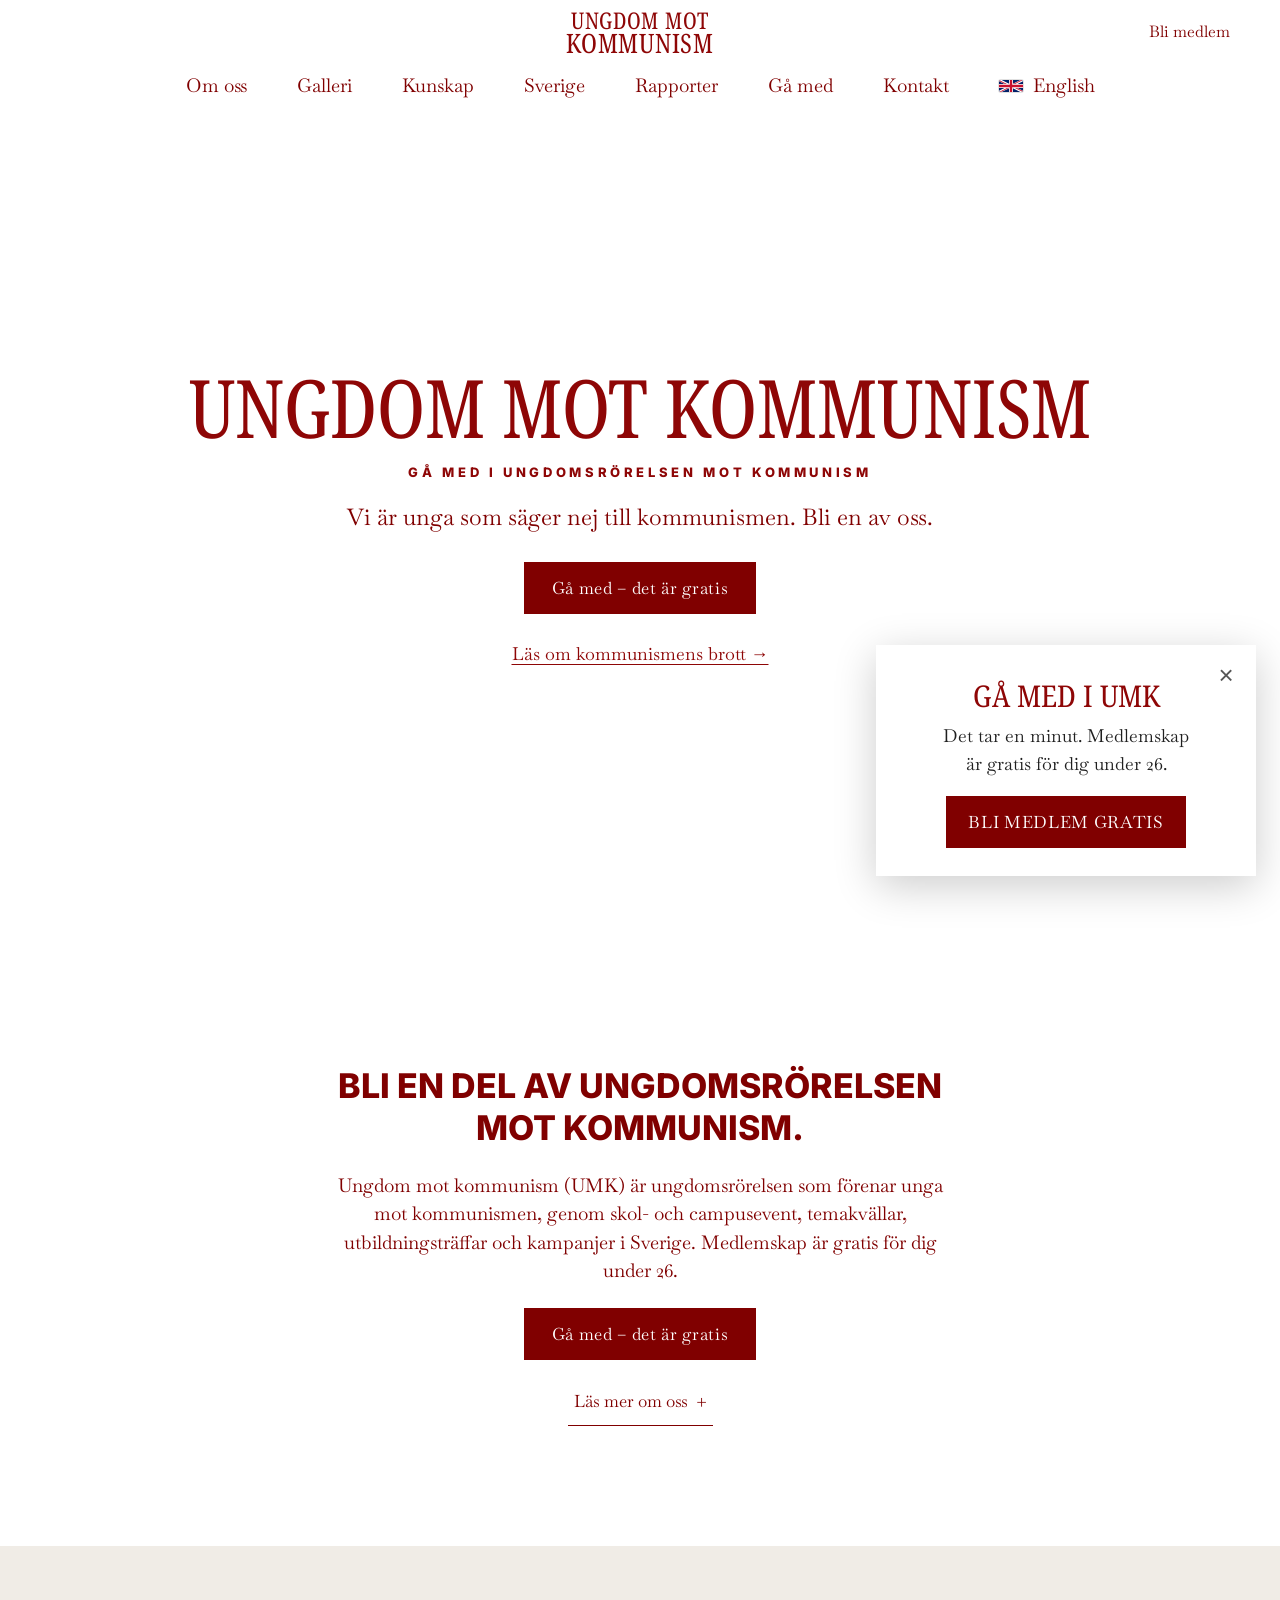
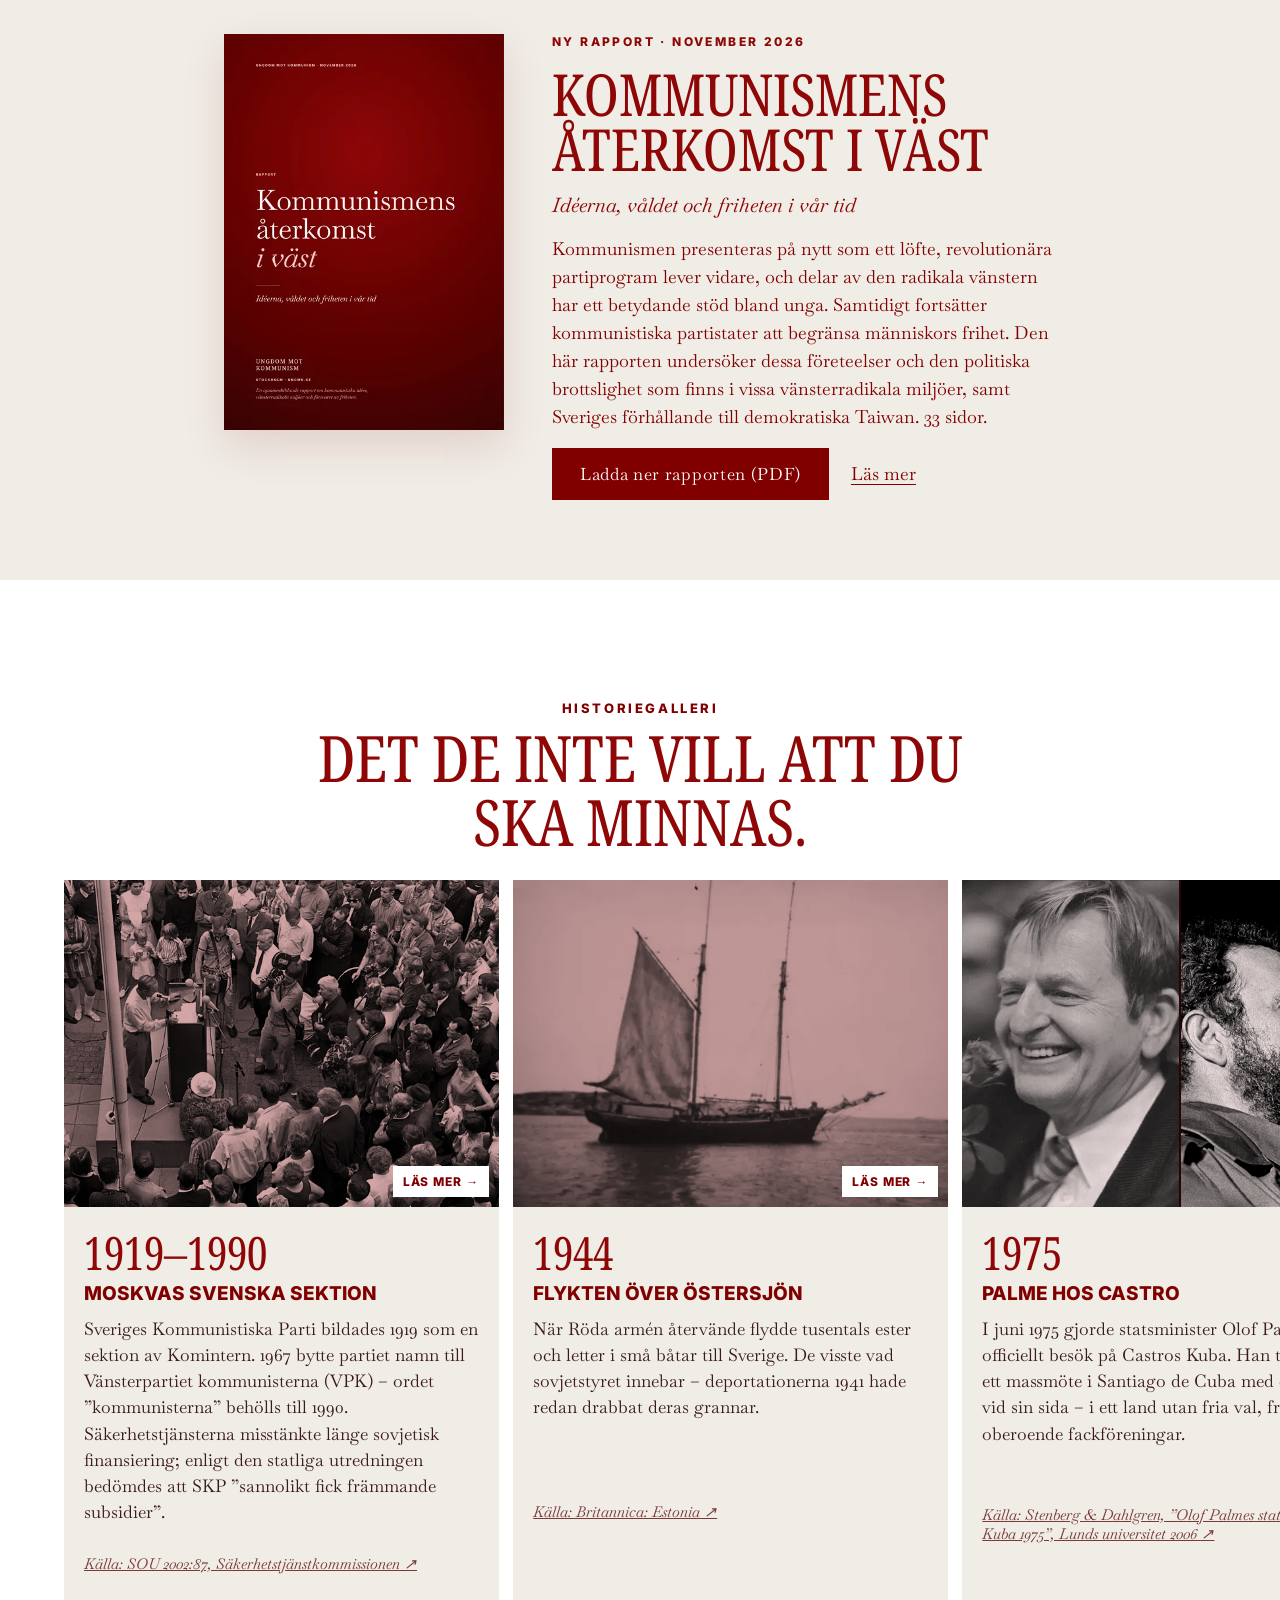
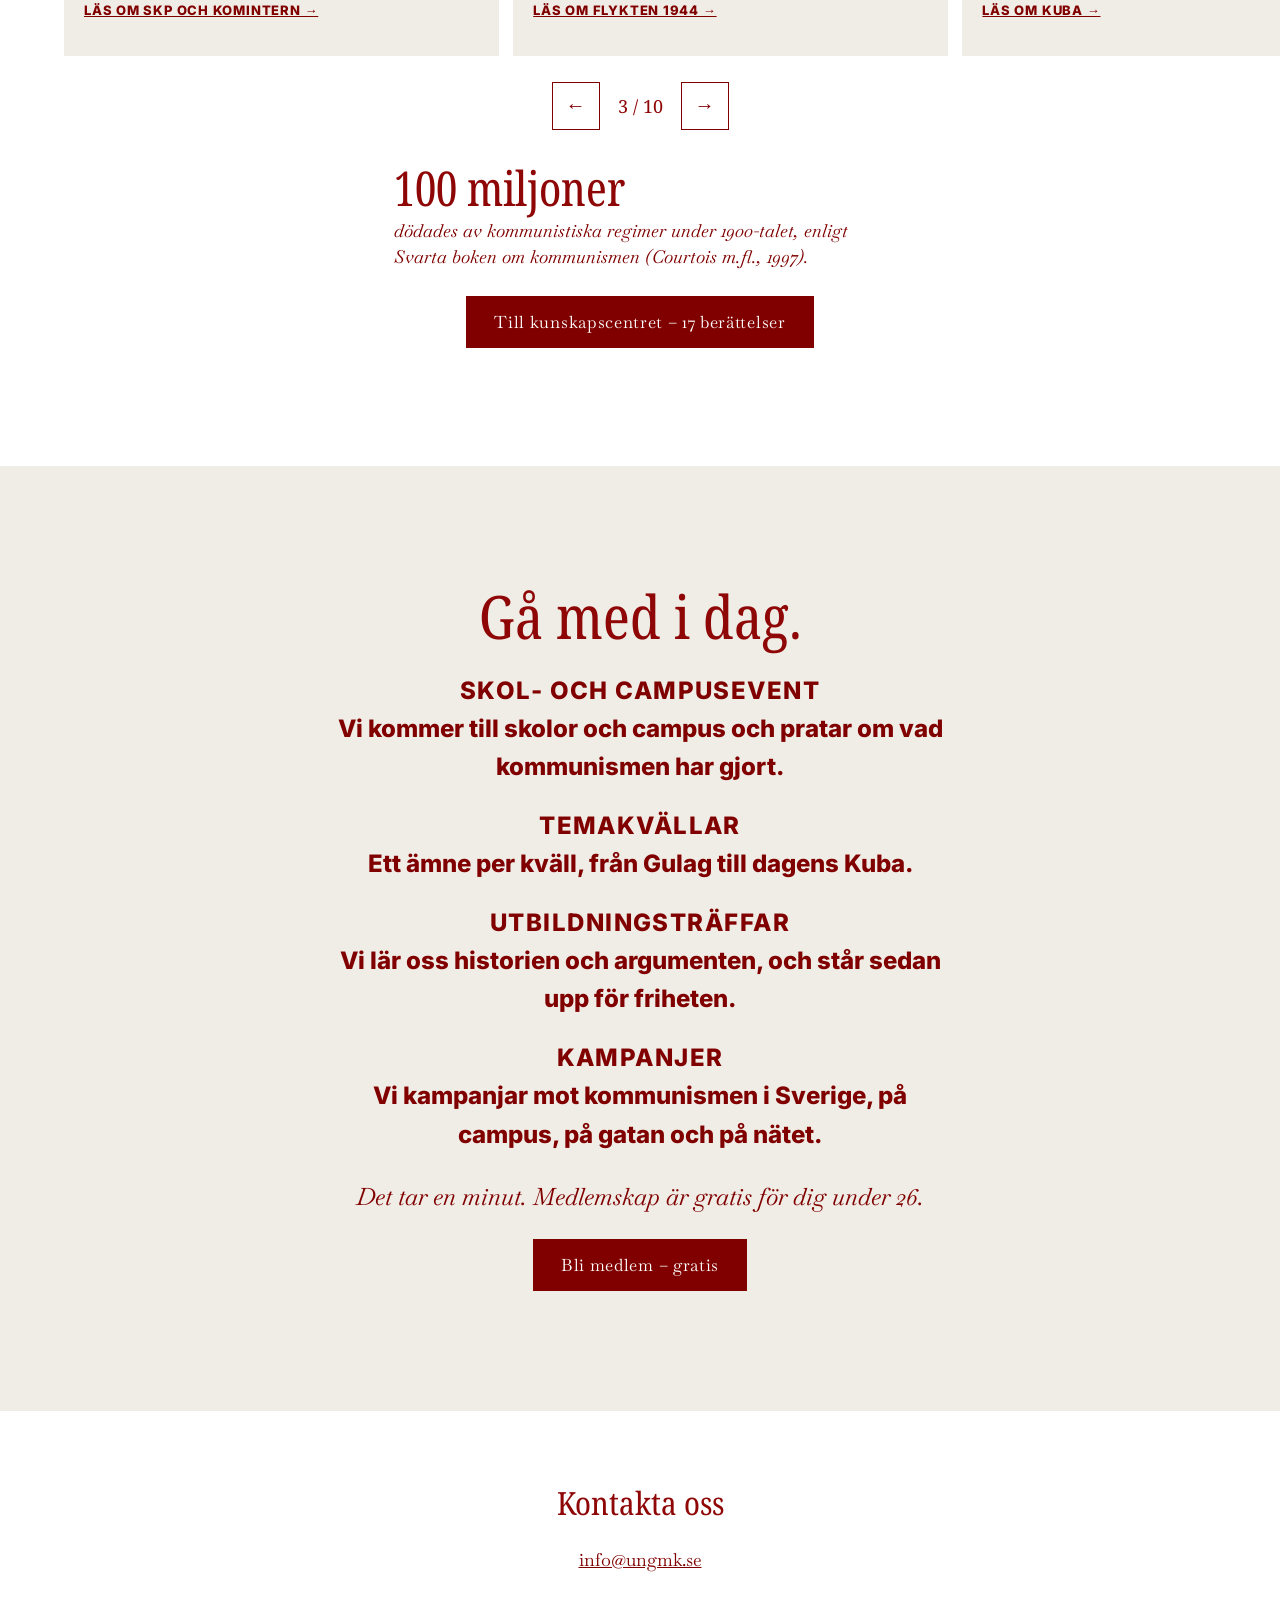
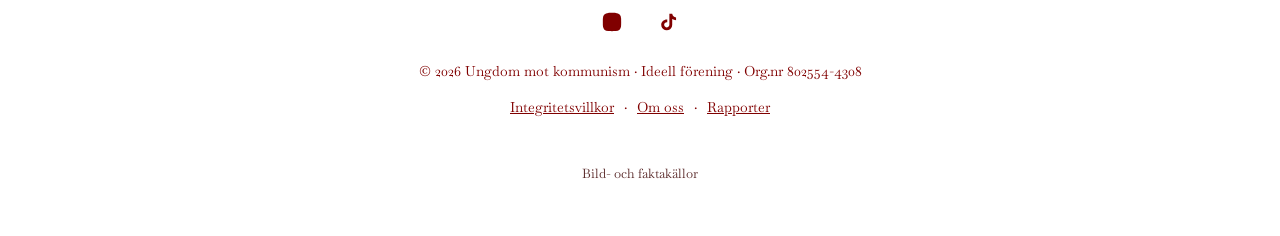
<file: index.html>
<!doctype html><html lang="sv"><head><meta charset="utf-8"><meta name="robots" content="noindex,nofollow"><meta name="viewport" content="width=device-width,initial-scale=1,viewport-fit=cover">
<title>Ungdom mot kommunism – Gå med i ungdomsrörelsen mot kommunism</title><link rel="alternate" hreflang="sv" href="https://ungmk.se/"><link rel="alternate" hreflang="en" href="https://ungmk.se/en/"><link rel="alternate" hreflang="x-default" href="https://ungmk.se/"><link rel="canonical" href="https://ungmk.se/"><meta property="og:type" content="website"><meta property="og:site_name" content="Ungdom mot kommunism"><meta property="og:locale" content="sv_SE"><meta property="og:title" content="Ungdom mot kommunism – Gå med i ungdomsrörelsen mot kommunism"><meta property="og:description" content="Gå med i Ungdom mot kommunism – ungdomsrörelsen för ett fritt Sverige. Vi är unga som säger nej till kommunismen. Medlemskap är gratis för dig under 26."><meta property="og:image" content="https://ungmk.se/og-image.png"><meta property="og:image:width" content="1200"><meta property="og:image:height" content="630"><meta property="og:image:alt" content="Ungdom mot kommunism – för ett fritt Sverige"><meta name="twitter:card" content="summary_large_image"><meta name="twitter:image" content="https://ungmk.se/og-image.png"><meta property="og:url" content="https://ungmk.se/">
<meta name="description" content="Gå med i Ungdom mot kommunism – ungdomsrörelsen för ett fritt Sverige. Vi är unga som säger nej till kommunismen. Medlemskap är gratis för dig under 26.">
<meta name="theme-color" content="#800000"><link rel="icon" href="favicon.svg">
<link rel="preload" href="fonts/noto-serif-wdth.woff2" as="font" type="font/woff2" crossorigin>

<link rel="stylesheet" href="styles.css?v=20"></head><body>
<a class="skip" href="#main">Hoppa till innehållet</a>
<header class="hdr" id="hdr">
  <button class="burger" id="burger" aria-label="Öppna meny" aria-expanded="false" aria-controls="menu"><i></i><i></i></button>
  <a class="wm" href="#top" aria-label="Ungdom mot kommunism – startsida"><span class="w1">Ungdom mot</span><span class="w2">kommunism</span></a>
  <a class="hdr-cta" href="https://umk.registra.nu/" target="_blank" rel="noopener">Bli medlem</a>
  <nav class="menu" id="menu" aria-label="Huvudmeny"><a href="#om">Om oss</a><a href="#historia">Galleri</a><a href="kunskap/">Kunskap</a><a href="kunskap/sverige/">Sverige</a><a href="rapporter/">Rapporter</a><a href="#ga-med">Gå med</a><a href="#kontakt">Kontakt</a><a class="lang" href="en/" hreflang="en" lang="en"><svg class="flag" viewBox="0 0 60 30" width="24" height="12" aria-hidden="true"><clipPath id="gbc"><path d="M0 0v30h60V0z"/></clipPath><clipPath id="gbt"><path d="M30 15h30v15zv15H0zH0V0zV0h30z"/></clipPath><g clip-path="url(#gbc)"><path d="M0 0v30h60V0z" fill="#012169"/><path d="M0 0l60 30m0-30L0 30" stroke="#fff" stroke-width="6"/><path d="M0 0l60 30m0-30L0 30" clip-path="url(#gbt)" stroke="#C8102E" stroke-width="4"/><path d="M30 0v30M0 15h60" stroke="#fff" stroke-width="10"/><path d="M30 0v30M0 15h60" stroke="#C8102E" stroke-width="6"/></g></svg><span>English</span></a></nav>
</header>
<main id="main">
<section class="hero hw" id="top" aria-labelledby="h1">
  <div class="hw-in">
    <h1 id="h1" class="hw-logo"><span class="l1">Ungdom mot</span> <span class="l2">kommunism</span></h1>
    <p class="hw-sub">Gå med i ungdomsrörelsen mot kommunism</p>
    <p class="hw-p">Vi är unga som säger nej till kommunismen. Bli en av oss.</p>
    <a class="btn" href="https://umk.registra.nu/" target="_blank" rel="noopener">Gå med – det är gratis</a>
    <p class="hw-2"><a href="kunskap/">Läs om kommunismens brott →</a></p>
  </div>
</section>

<section class="intro" id="om">
  <p class="caps">BLI EN DEL AV UNGDOMSRÖRELSEN<br>MOT KOMMUNISM.</p>
  <p class="intro-p">Ungdom mot kommunism (UMK) är ungdomsrörelsen som förenar unga mot kommunismen, genom skol- och campusevent, temakvällar, utbildningsträffar och kampanjer i Sverige. Medlemskap är gratis för dig under 26.</p>
  <p><a class="btn" href="https://umk.registra.nu/" target="_blank" rel="noopener">Gå med – det är gratis</a></p>
  <details class="more"><summary>Läs mer om oss</summary>
    <p>Vår kärna är på universitet och högskolor. Där driver våra medlemmar opinion i lokala campusgrupper och motarbetar kommunistiska idéer bland studenter.</p>
    <p>Vi arrangerar skol- och campusevent, temakvällar och utbildningsträffar om vad kommunistiska regimer faktiskt har gjort, och vi kampanjar mot kommunismen i Sverige.</p>
    <p>Vi bygger på konservativa värderingar, står fria från partier och tar avstånd från alla rörelser som går emot kampen mot kommunismen.</p>
  </details>
</section>

<section class="rp-home" id="rapport" aria-labelledby="h-rapport">
  <article class="rcard">
    <figure>
      <picture>
        <source type="image/webp" srcset="rapporter/omslag-480.webp 480w, rapporter/omslag-800.webp 800w, rapporter/omslag-kommunismens-aterkomst.webp 1200w" sizes="(min-width:821px) 280px, 86vw">
        <img src="rapporter/omslag-kommunismens-aterkomst.jpg" width="1200" height="1697" alt="Omslag till rapporten Kommunismens återkomst i väst, från Ungdom mot kommunism" loading="lazy">
      </picture>
    </figure>
    <div>
      <p class="rc-kick">Ny rapport · november 2026</p>
      <h2 id="h-rapport">Kommunismens återkomst i väst</h2>
      <p class="rc-sub">Idéerna, våldet och friheten i vår tid</p>
      <p>Kommunismen presenteras på nytt som ett löfte, revolutionära partiprogram lever vidare, och delar av den radikala vänstern har ett betydande stöd bland unga. Samtidigt fortsätter kommunistiska partistater att begränsa människors frihet. Den här rapporten undersöker dessa företeelser och den politiska brottslighet som finns i vissa vänsterradikala miljöer, samt Sveriges förhållande till demokratiska Taiwan. 33 sidor.</p>
      <div class="rc-acts">
        <a class="btn" href="rapporter/umk-rapport-kommunismens-aterkomst-i-vast.pdf" download="UMK-Kommunismens-aterkomst-i-vast.pdf">Ladda ner rapporten (PDF)</a>
        <a class="rc-view" href="rapporter/">Läs mer</a>
      </div>
    </div>
  </article>
</section>

<section class="gal" id="historia" aria-labelledby="h-gal">
  <div class="gal-h"><p class="kick">Historiegalleri</p><h2 id="h-gal">Det de inte vill att du ska minnas.</h2><p class="hint">Svep för att bläddra <span aria-hidden="true">→</span></p></div>
  <ol class="track" id="track" tabindex="0" aria-label="Historiegalleri, 10 rum"><li class="g" id="g1"><a class="gfig" href="kunskap/sverige/#skp" aria-label="Läs om SKP och Komintern"><figure><img src="img/g-vpk.webp" alt="Vänsterpartiet kommunisterna, valmöte i Örebro 1968" loading="lazy" width="800" height="560"></figure></a><div class="g-b"><p class="g-y">1919–1990</p><h3>Moskvas svenska sektion</h3><p>Sveriges Kommunistiska Parti bildades 1919 som en sektion av Komintern. 1967 bytte partiet namn till Vänsterpartiet kommunisterna (VPK) – ordet ”kommunisterna” behölls till 1990. Säkerhetstjänsterna misstänkte länge sovjetisk finansiering; enligt den statliga utredningen bedömdes att SKP ”sannolikt fick främmande subsidier”.</p><a class="g-s" href="https://www.riksdagen.se/sv/dokument-och-lagar/dokument/statens-offentliga-utredningar/rikets-sakerhet-och-den-personliga-integriteten-_gqb387d2/html/" target="_blank" rel="noopener">Källa: SOU 2002:87, Säkerhetstjänstkommissionen ↗</a><a class="more2" href="kunskap/sverige/#skp">Läs om SKP och Komintern →</a></div></li><li class="g" id="g2"><a class="gfig" href="kunskap/#flykt" aria-label="Läs om flykten 1944"><figure><img src="img/ellen-600.webp" alt="Segelfartyget Ellen med flyktingar från Estland i Dalarö hamn, 1944" loading="lazy" width="800" height="560"></figure></a><div class="g-b"><p class="g-y">1944</p><h3>Flykten över Östersjön</h3><p>När Röda armén återvände flydde tusentals ester och letter i små båtar till Sverige. De visste vad sovjetstyret innebar – deportationerna 1941 hade redan drabbat deras grannar.</p><a class="g-s" href="https://www.britannica.com/place/Estonia" target="_blank" rel="noopener">Källa: Britannica: Estonia ↗</a><a class="more2" href="kunskap/#flykt">Läs om flykten 1944 →</a></div></li><li class="g" id="g3"><a class="gfig" href="kunskap/#kuba" aria-label="Läs om Kuba"><figure><div class="g-duo"><img src="img/g-palme.webp" alt="Olof Palme" width="800" height="534" loading="lazy"><img src="img/g-castro.webp" alt="Fidel Castro, Havanna 1978" width="800" height="525" loading="lazy"></div></figure></a><div class="g-b"><p class="g-y">1975</p><h3>Palme hos Castro</h3><p>I juni 1975 gjorde statsminister Olof Palme ett officiellt besök på Castros Kuba. Han talade inför ett massmöte i Santiago de Cuba med diktatorn vid sin sida – i ett land utan fria val, fri press eller oberoende fackföreningar.</p><a class="g-s" href="https://lup.lub.lu.se/luur/download?fileOId=1323663&func=downloadFile&recordOId=1323662" target="_blank" rel="noopener">Källa: Stenberg & Dahlgren, ”Olof Palmes statsbesök på Kuba 1975”, Lunds universitet 2006 ↗</a><a class="more2" href="kunskap/#kuba">Läs om Kuba →</a></div></li><li class="g" id="g4"><a class="gfig" href="kunskap/#khmer" aria-label="Läs om Röda khmererna"><figure><img src="img/g-choeung.webp" alt="Stupan med dödskallar vid Choeung Ek, Kambodja" loading="lazy" width="800" height="560"></figure></a><div class="g-b"><p class="g-y">1975–79</p><h3>Dödens fält</h3><p>Röda khmererna tömde städerna och drev befolkningen till arbetsläger. Omkring 1,7 miljoner människor – runt en femtedel av Kambodjas befolkning – dog av avrättningar, svält och tvångsarbete.</p><a class="g-s" href="https://gsp.yale.edu/case-studies/cambodian-genocide-program" target="_blank" rel="noopener">Källa: Yale University, Cambodian Genocide Program ↗</a><a class="more2" href="kunskap/#khmer">Läs om Röda khmererna →</a></div></li><li class="g" id="g5"><a class="gfig" href="kunskap/sverige/#polpot" aria-label="Läs om delegationen 1978"><figure><img src="img/g-tuol.webp" alt="Tuol Sleng (S-21), Röda khmerernas fängelse i Phnom Penh, i dag folkmordsmuseum" loading="lazy" width="800" height="560"></figure></a><div class="g-b"><p class="g-y">1978</p><h3>Svenskarna som såg en utopi</h3><p>I augusti 1978 reste en delegation från Svensk-kampucheanska vänskapsförbundet – bland dem Jan Myrdal och Gunnar Bergström – runt i Pol Pots Kampuchea och åt middag med Pol Pot. Hemma i Sverige berättade de om ett land på väg mot socialismen. Bergström har senare bett om ursäkt; Myrdal ändrade aldrig sin hållning.</p><a class="g-s" href="https://ipsnews.net/svenska/2008/11/20/kambodja-svensk-som-hyllade-pol-pot-ber-om-ursakt/" target="_blank" rel="noopener">Källa: Forum för levande historia (2009); IPS (2008) ↗</a><a class="more2" href="kunskap/sverige/#polpot">Läs om delegationen 1978 →</a></div></li><li class="g" id="g6"><a class="gfig" href="kunskap/sverige/#u137" aria-label="Läs om U 137"><figure><img src="img/u137-600.webp" alt="Den sovjetiska ubåten U 137 på grund utanför Karlskrona, 1981" loading="lazy" width="800" height="560"></figure></a><div class="g-b"><p class="g-y">1981</p><h3>U 137</h3><p>Den 27 oktober går en sovjetisk ubåt på grund i Gåsefjärden, inne i ett svenskt militärt skyddsområde utanför Karlskrona. Hotet var aldrig abstrakt – det låg i våra egna vatten.</p><a class="g-s" href="https://digitaltmuseum.se/search/?q=U%20137" target="_blank" rel="noopener">Källa: Marinmuseum ↗</a><a class="more2" href="kunskap/sverige/#u137">Läs om U 137 →</a></div></li><li class="g" id="g7"><a class="gfig" href="kunskap/#balt" aria-label="Läs om Baltikum"><figure><img src="img/baltic-600.webp" alt="Baltiska kedjan i Lettland, 23 augusti 1989" loading="lazy" width="800" height="560"></figure></a><div class="g-b"><p class="g-y">1989</p><h3>Kedjan som bröt imperiet</h3><p>Omkring två miljoner människor tog varandras händer i en kedja på cirka 675 km genom Estland, Lettland och Litauen. Två år senare var länderna fria och Sovjetunionen upplöst.</p><a class="g-s" href="https://www.unesco.org/en/memory-world" target="_blank" rel="noopener">Källa: UNESCO Memory of the World ↗</a><a class="more2" href="kunskap/#balt">Läs om Baltikum →</a></div></li><li class="g" id="g8"><a class="gfig" href="kunskap/sverige/#uv" aria-label="Läs om Ung Vänster"><figure><img src="img/s-uv-480.webp" srcset="img/s-uv-480.webp 480w, img/s-uv-900.webp 900w" sizes="(min-width:821px) 30vw, 85vw" alt="Sveriges riksdag – mandatfördelning" loading="lazy" width="480" height="243"></figure></a><div class="g-b"><p class="g-y">2021</p><h3>”Ett kommunistiskt samhälle”</h3><p>Vänsterpartiets ungdomsförbund Ung Vänster skriver i sitt principprogram: <q>Vårt mål är ett klasslöst samhälle, fritt från förtryck – ett kommunistiskt samhälle.</q> Förbundet säger sig samtidigt ta avstånd från Kina och Nordkorea – men har valt att behålla ordet.</p><a class="g-s" href="https://ungvanster.se/wp-content/uploads/2021/02/Ung-Vansters-principprogram-antagna-2021-MED-FRAMSIDA.pdf" target="_blank" rel="noopener">Källa: Ung Vänsters principprogram (2021); SVT Nyheter 19/2 2021 ↗</a><a class="more2" href="kunskap/sverige/#uv">Läs om Ung Vänster →</a></div></li><li class="g" id="g9"><a class="gfig" href="kunskap/#uigurer" aria-label="Läs om uigurerna"><figure><img src="img/g-xinjiang.webp" alt="Karta över interneringsanläggningar i Xinjiang (amerikansk-australisk bedömning)" loading="lazy" width="800" height="560"></figure></a><div class="g-b"><p class="g-y">I dag</p><h3>Kommunismen lever</h3><p>Kina har internerat uigurer i läger i Xinjiang (FN:s människorättskontor, 2022). FN:s undersökningskommission fann brott mot mänskligheten i Nordkorea (2014). På Kuba fängslades hundratals demonstranter efter protesterna i juli 2021 (Human Rights Watch).</p><a class="g-s" href="https://www.ohchr.org/en/documents/country-reports/ohchr-assessment-human-rights-concerns-xinjiang-uyghur-autonomous-region" target="_blank" rel="noopener">Källa: OHCHR 2022; FN:s undersökningskommission 2014; HRW ↗</a><a class="more2" href="kunskap/#uigurer">Läs om uigurerna →</a></div></li><li class="g g-end"><div class="g-b"><p class="g-y">2026</p><h3>Vi är unga som säger nej till kommunismen.</h3><p>Historien är dokumenterad. Frågan är vem som vågar säga det högt. Det gör vi.</p><a class="btn btn-w" href="https://umk.registra.nu/" target="_blank" rel="noopener">Bli medlem – gratis</a></div></li></ol>
  <div class="gal-nav"><button class="arr" id="prev" aria-label="Föregående">←</button><span id="gpos" aria-live="polite">1 / 10</span><button class="arr" id="next" aria-label="Nästa">→</button></div>
  <p class="count"><b>100 miljoner</b> dödades av kommunistiska regimer under 1900-talet, enligt <cite>Svarta boken om kommunismen</cite> (Courtois m.fl., 1997).</p>
  <p style="text-align:center;margin-top:26px"><a class="btn" href="kunskap/">Till kunskapscentret – 17 berättelser</a></p>
</section>

<section class="join" id="ga-med" aria-labelledby="h-join">
  <h2 id="h-join">Gå med i dag.</h2>
  <ul class="list"><li><b>SKOL- OCH CAMPUSEVENT</b> Vi kommer till skolor och campus och pratar om vad kommunismen har gjort.</li><li><b>TEMAKVÄLLAR</b> Ett ämne per kväll, från Gulag till dagens Kuba.</li><li><b>UTBILDNINGSTRÄFFAR</b> Vi lär oss historien och argumenten, och står sedan upp för friheten.</li><li><b>KAMPANJER</b> Vi kampanjar mot kommunismen i Sverige, på campus, på gatan och på nätet.</li></ul>
  <p class="it">Det tar en minut. Medlemskap är gratis för dig under 26.</p>
  <a class="btn" href="https://umk.registra.nu/" target="_blank" rel="noopener">Bli medlem – gratis</a>
</section>
</main>
<footer class="foot" id="kontakt">
  <h2>Kontakta oss</h2>
  <a class="mail" href="mailto:info@ungmk.se">info@ungmk.se</a>
  <div class="soc"><a href="https://www.instagram.com/ungdommotkommunism/" target="_blank" rel="noopener" aria-label="Instagram"><svg viewBox="0 0 24 24" aria-hidden="true"><path d="M12 7a5 5 0 1 0 0 10 5 5 0 0 0 0-10zm0 8.2a3.2 3.2 0 1 1 0-6.4 3.2 3.2 0 0 1 0 6.4zM17.3 5.5a1.2 1.2 0 1 0 0 2.4 1.2 1.2 0 0 0 0-2.4zM12 2C9.3 2 9 2 7.9 2.1 4.3 2.2 2.2 4.3 2.1 7.9 2 9 2 9.3 2 12s0 3 .1 4.1c.1 3.6 2.2 5.7 5.8 5.8 1.1.1 1.4.1 4.1.1s3 0 4.1-.1c3.6-.1 5.7-2.2 5.8-5.8.1-1.1.1-1.4.1-4.1s0-3-.1-4.1c-.1-3.6-2.2-5.7-5.8-5.8C15 2 14.7 2 12 2z"/></svg></a><a href="https://www.tiktok.com/@ungdommotkommunism" target="_blank" rel="noopener" aria-label="TikTok"><svg viewBox="0 0 24 24" aria-hidden="true"><path d="M16.6 3c.4 2.3 1.9 3.8 4.2 4v3.1c-1.6 0-3-.5-4.2-1.3v6.3c0 3.6-2.9 6-6 6-3.4 0-6-2.7-6-6s2.9-6.1 6.6-5.9v3.2c-1.7-.3-3.4.9-3.4 2.7 0 1.5 1.3 2.8 2.8 2.8 1.6 0 2.9-1.2 2.9-3.1V3z"/></svg></a></div>
  <p class="small">© 2026 Ungdom mot kommunism · Ideell förening · Org.nr 802554-4308<br><a href="integritet.html">Integritetsvillkor</a> · <a href="om-oss.html">Om oss</a> · <a href="rapporter/">Rapporter</a></p>
  <details class="cred"><summary>Bild- och faktakällor</summary><p>Bilder via Wikimedia Commons: ”Escape of Estonians from Soviet power to Sweden, September 1944” – okänd fotograf, public domain. ”Põgenikke Rootsi viinud purjelaev Ellen 24.09.1944 Dalarö sadamas” – okänd fotograf, public domain. ”En rysk U-båt har gått på grund vid Gåsefjärden, Karlskrona” – Jan Collsiöö via Garnisonsmuseet Skaraborg, CC0. ”Baltic Way in Latvia between Cēsis and Valmiera” – Laimonis Stīpnieks, CC BY-SA 4.0. Ung Vänster-rummet: <a href="https://commons.wikimedia.org/wiki/File:Sveriges_riksdag_20260130.png" target="_blank" rel="noopener">Sveriges riksdag 20260130</a> – by LittleGun, derived from:   by GeMet

Original diagram created with help of pa, Public domain. Bilderna är beskurna och tonade. Galleriet: ”VPK Örebro 1968” – Örebro Kuriren/Örebro läns museum, CC BY-SA 4.0. ”Olof Palme” – Firma Hagblom-Foto (Alvin), CC0. ”Fidel Castro, Havana, 1978” – Marcelo Montecino, CC BY-SA 2.0. ”Skulls stupa at Choeung Ek Killing Fields” – shankar s., CC BY 2.0. ”Muzeum Ludobójstwa Tuol Sleng (01)” – Marcin Konsek, CC BY-SA 4.0. ”Xinjiang Internment Map, US-Aus Gov Assessment” – NGA, public domain.<br>Fakta: SOU 2002:87; Ung Vänsters principprogram 2021; SVT; Yale CGP; Forum för levande historia; OHCHR; HRW; Courtois m.fl. (1997); UNESCO; Marinmuseum; Nationalencyklopedin; Britannica. Typsnitt: Baskervville, Noto Serif, Inter (SIL OFL).</p></details>
</footer>
<a class="sticky" id="sticky" href="https://umk.registra.nu/" target="_blank" rel="noopener">Gå med – det är gratis</a>
<div class="sheet" id="sheet" role="dialog" aria-labelledby="sheet-h" hidden>
  <button class="x" id="sheetx" aria-label="Stäng">×</button>
  <h2 id="sheet-h">GÅ MED I UMK</h2><p>Det tar en minut. Medlemskap är gratis för dig under 26.</p>
  <a class="blk" href="https://umk.registra.nu/" target="_blank" rel="noopener">BLI MEDLEM GRATIS</a>
</div>
<script src="main.js?v=20" defer></script>
</body></html>
</file>
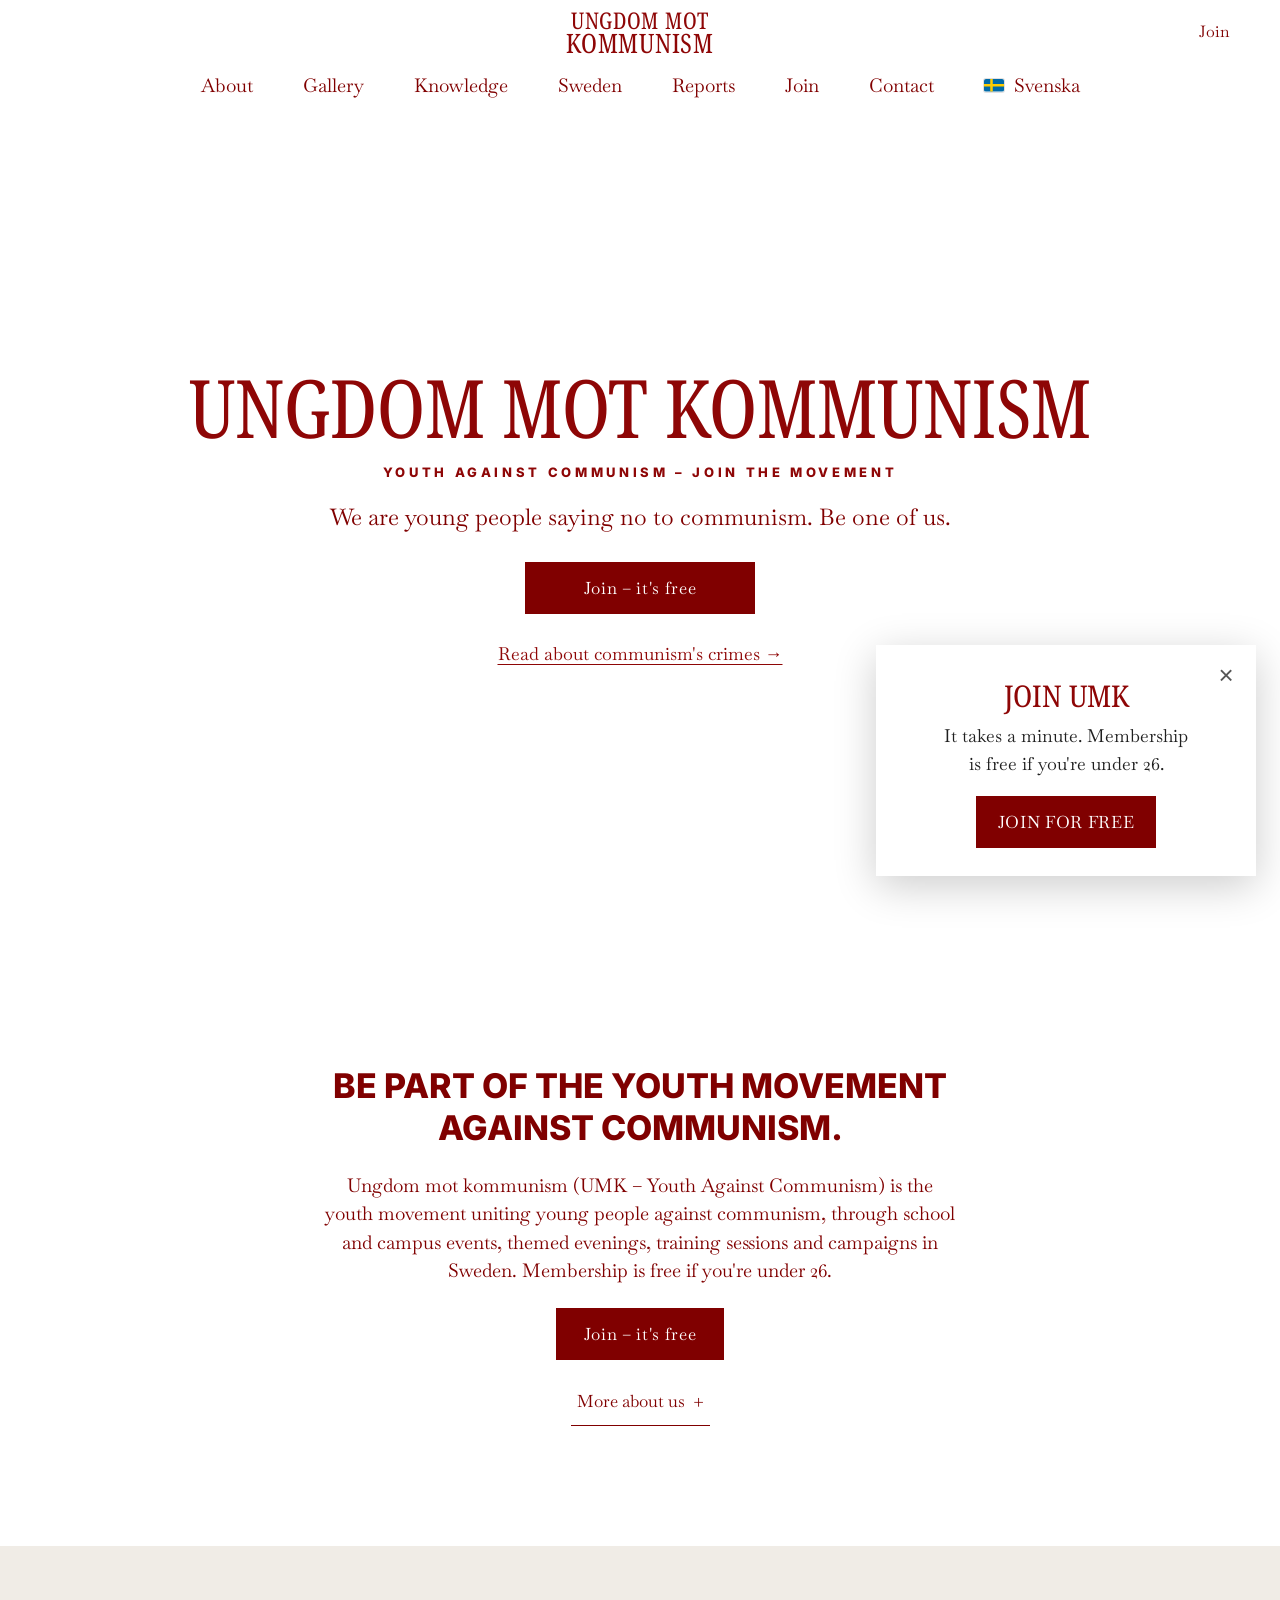
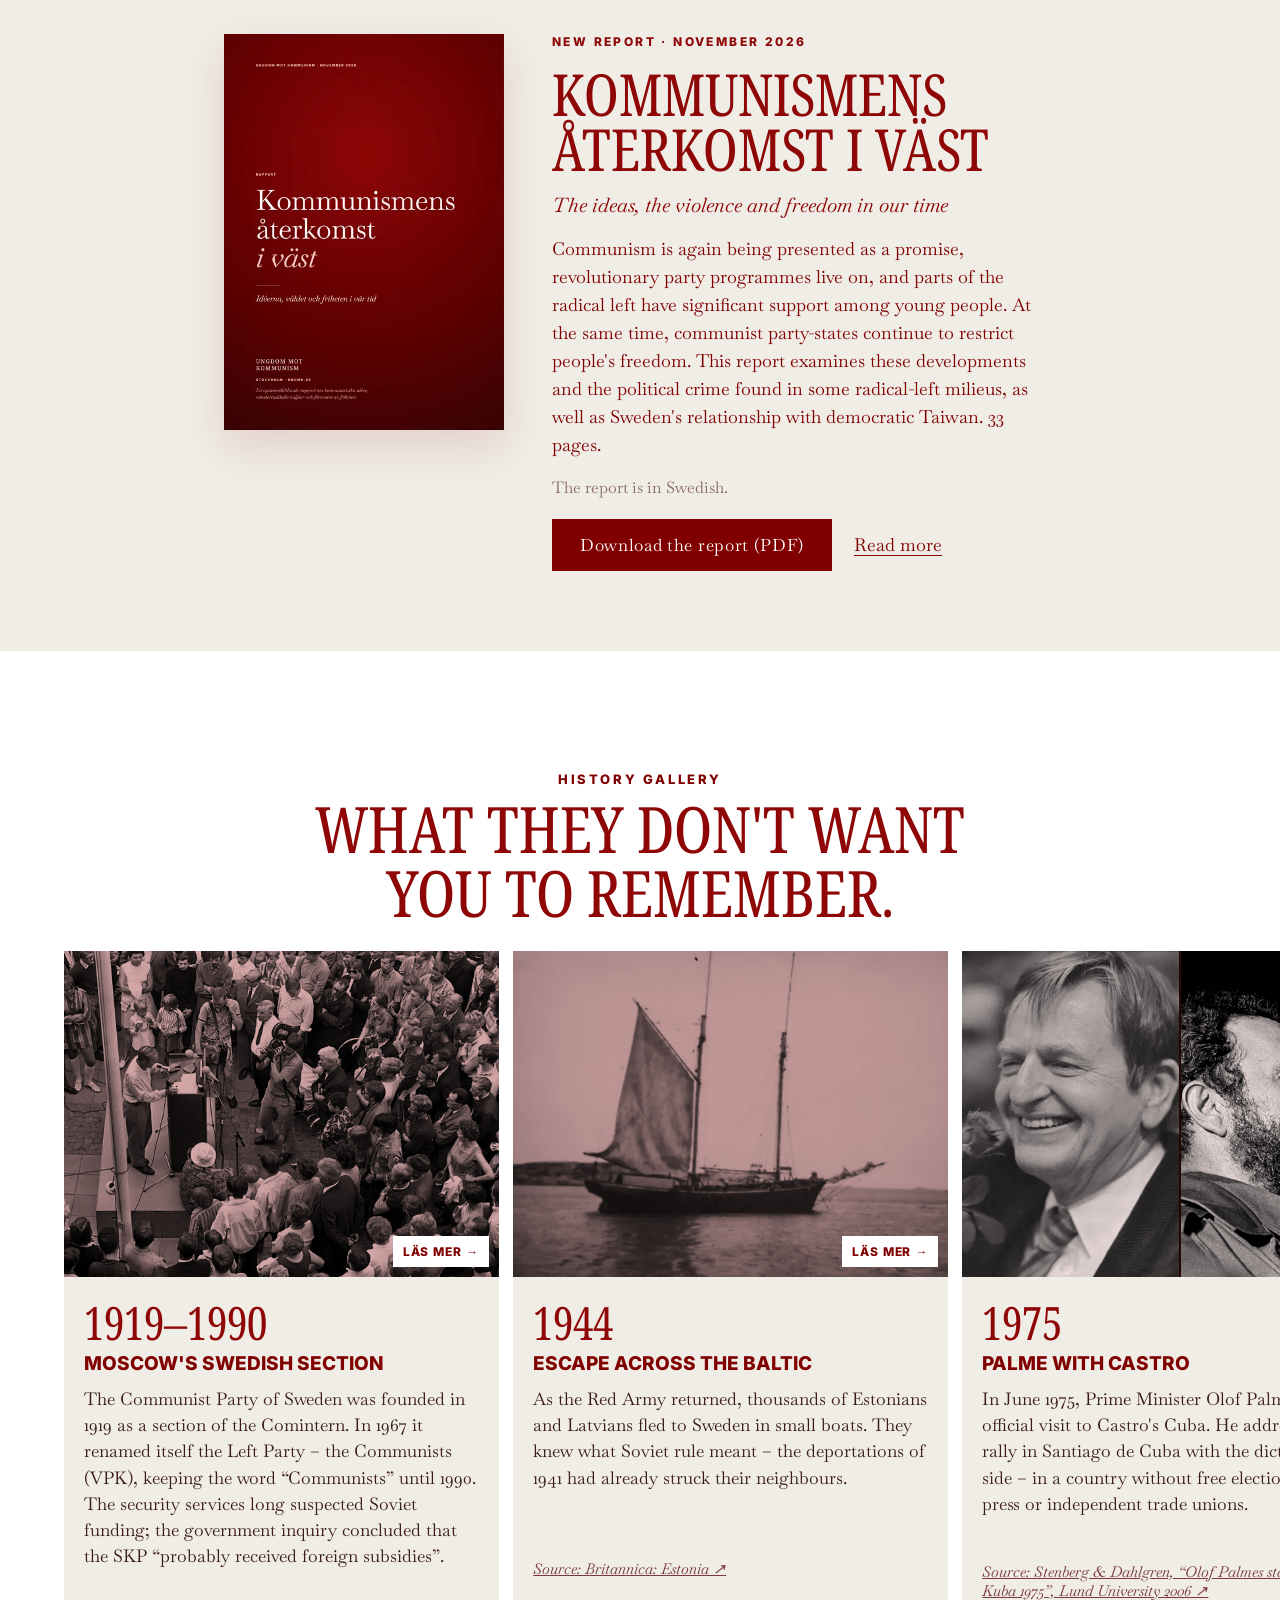
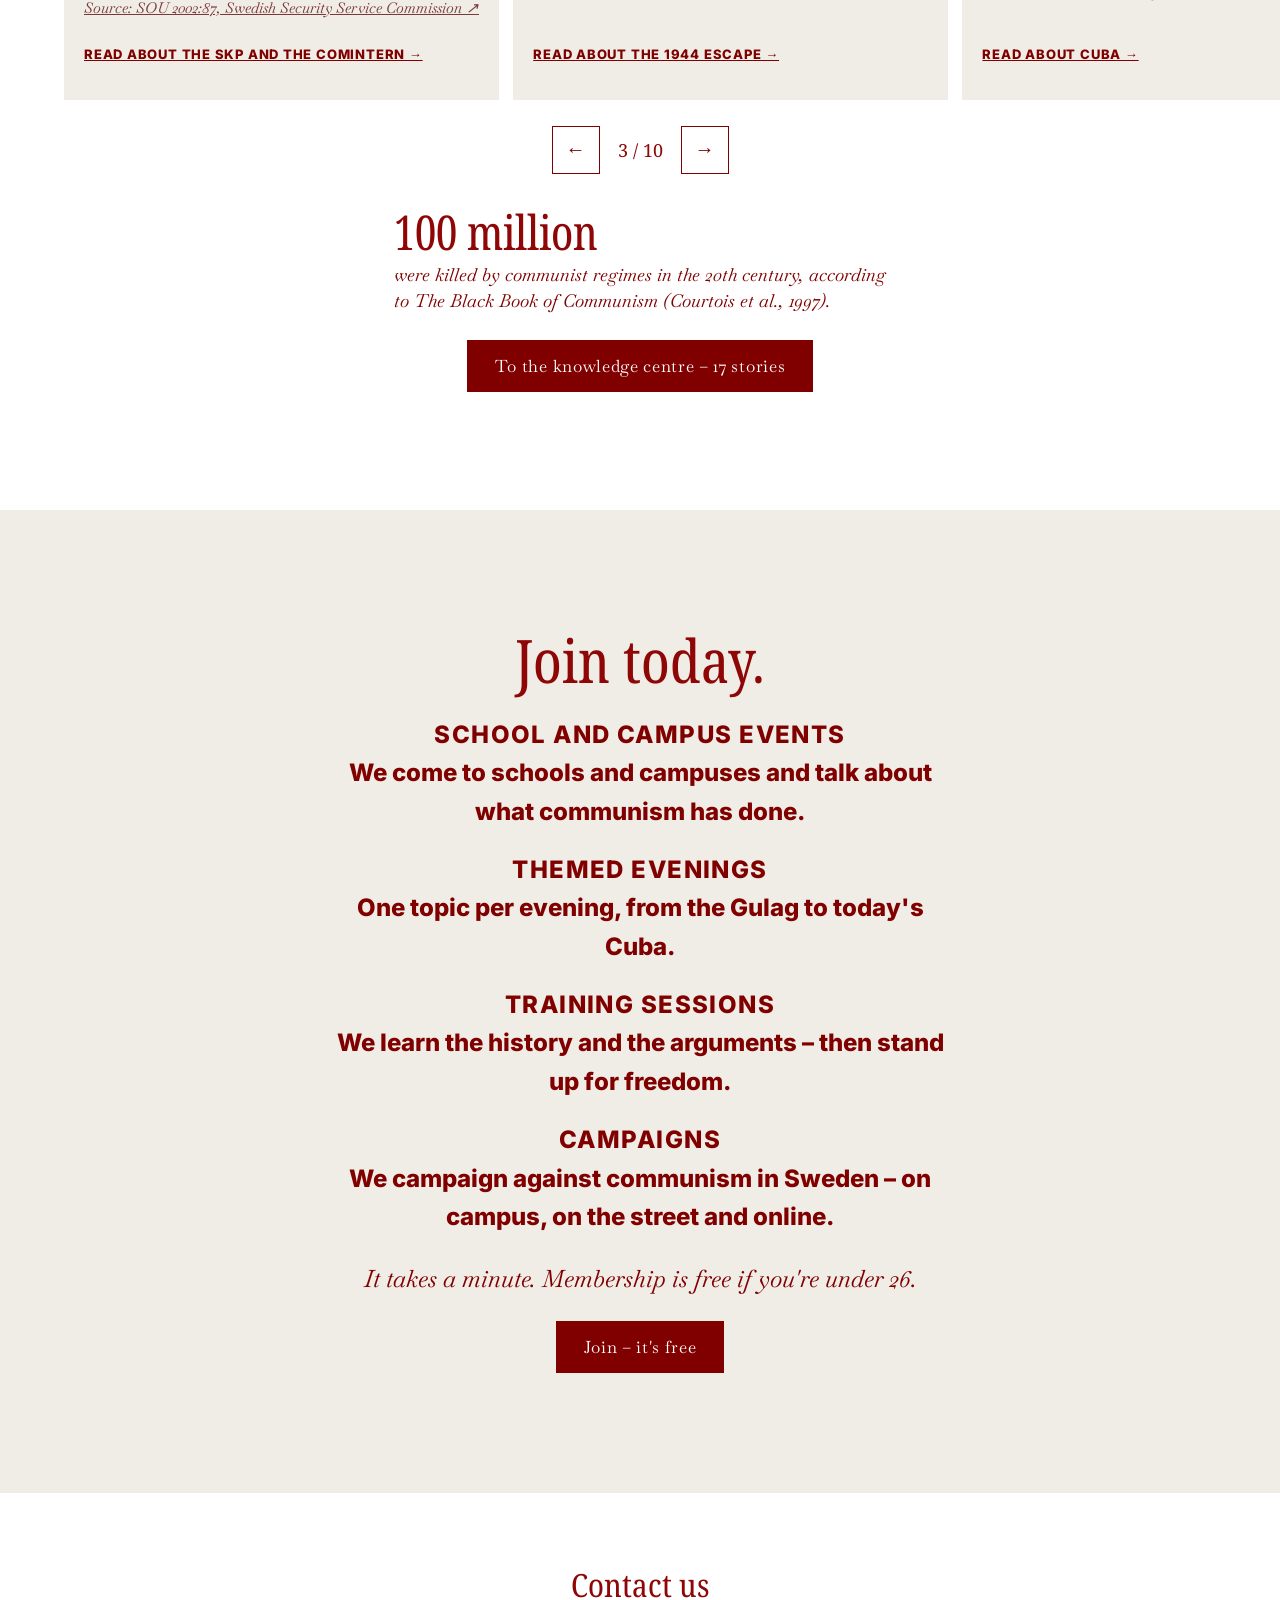
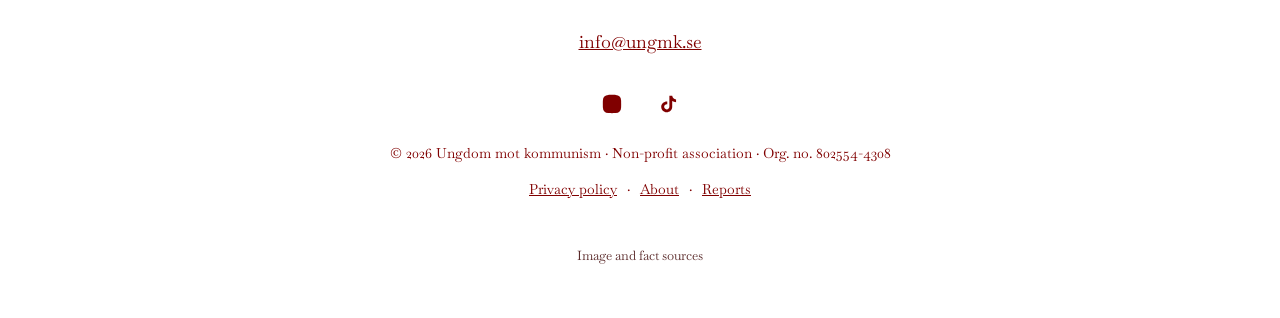
<file: en/index.html>
<!doctype html><html lang="en"><head><meta charset="utf-8"><meta name="robots" content="noindex,nofollow"><meta name="viewport" content="width=device-width,initial-scale=1,viewport-fit=cover">
<title>Ungdom mot kommunism – Join the youth movement against communism</title><link rel="alternate" hreflang="sv" href="https://ungmk.se/"><link rel="alternate" hreflang="en" href="https://ungmk.se/en/"><link rel="alternate" hreflang="x-default" href="https://ungmk.se/"><link rel="canonical" href="https://ungmk.se/en/"><meta property="og:type" content="website"><meta property="og:site_name" content="Ungdom mot kommunism"><meta property="og:locale" content="en_GB"><meta property="og:title" content="Ungdom mot kommunism – Join the youth movement against communism"><meta property="og:description" content="Join Ungdom mot kommunism (Youth Against Communism) – the youth movement for a free Sweden. We are young people saying no to communism. Membership is free if you're under 26."><meta property="og:image" content="https://ungmk.se/og-image.png"><meta property="og:image:width" content="1200"><meta property="og:image:height" content="630"><meta property="og:image:alt" content="Ungdom mot kommunism – for a free Sweden"><meta name="twitter:card" content="summary_large_image"><meta name="twitter:image" content="https://ungmk.se/og-image.png"><meta property="og:url" content="https://ungmk.se/en/">
<meta name="description" content="Join Ungdom mot kommunism (Youth Against Communism) – the youth movement for a free Sweden. We are young people saying no to communism. Membership is free if you're under 26.">
<meta name="theme-color" content="#800000"><link rel="icon" href="../favicon.svg">
<link rel="preload" href="../fonts/noto-serif-wdth.woff2" as="font" type="font/woff2" crossorigin>

<link rel="stylesheet" href="../styles.css?v=20"></head><body>
<a class="skip" href="#main">Skip to content</a>
<header class="hdr" id="hdr">
  <button class="burger" id="burger" aria-label="Open menu" aria-expanded="false" aria-controls="menu"><i></i><i></i></button>
  <a class="wm" href="#top" aria-label="Ungdom mot kommunism – home"><span class="w1">Ungdom mot</span><span class="w2">kommunism</span></a>
  <a class="hdr-cta" href="https://umk.registra.nu/" target="_blank" rel="noopener">Join</a>
  <nav class="menu" id="menu" aria-label="Main menu"><a href="#om">About</a><a href="#historia">Gallery</a><a href="kunskap/">Knowledge</a><a href="kunskap/sverige/">Sweden</a><a href="rapporter/">Reports</a><a href="#ga-med">Join</a><a href="#kontakt">Contact</a><a class="lang" href="../" hreflang="sv" lang="sv"><svg class="flag" viewBox="0 0 16 10" width="20" height="12.5" aria-hidden="true"><path fill="#006AA7" d="M0 0h16v10H0z"/><path fill="#FECC00" d="M5 0h2v10H5zM0 4h16v2H0z"/></svg><span>Svenska</span></a></nav>
</header>
<main id="main">
<section class="hero hw" id="top" aria-labelledby="h1">
  <div class="hw-in">
    <h1 id="h1" class="hw-logo"><span class="l1">Ungdom mot</span> <span class="l2">kommunism</span></h1>
    <p class="hw-sub">Youth Against Communism – join the movement</p>
    <p class="hw-p">We are young people saying no to communism. Be one of us.</p>
    <a class="btn" href="https://umk.registra.nu/" target="_blank" rel="noopener">Join – it's free</a>
    <p class="hw-2"><a href="kunskap/">Read about communism's crimes →</a></p>
  </div>
</section>

<section class="intro" id="om">
  <p class="caps">BE PART OF THE YOUTH MOVEMENT<br>AGAINST COMMUNISM.</p>
  <p class="intro-p">Ungdom mot kommunism (UMK – Youth Against Communism) is the youth movement uniting young people against communism, through school and campus events, themed evenings, training sessions and campaigns in Sweden. Membership is free if you're under 26.</p>
  <p><a class="btn" href="https://umk.registra.nu/" target="_blank" rel="noopener">Join – it's free</a></p>
  <details class="more"><summary>More about us</summary>
    <p>Our core is at universities and colleges. There, our members shape opinion in local campus groups and challenge communist ideas among students.</p>
    <p>We run school and campus events, themed evenings and training sessions on what communist regimes have actually done, and we campaign against communism in Sweden.</p>
    <p>We stand on conservative values, are independent of all parties and reject every movement that works against the fight against communism.</p>
  </details>
</section>

<section class="rp-home" id="rapport" aria-labelledby="h-rapport">
  <article class="rcard">
    <figure>
      <picture>
        <source type="image/webp" srcset="../rapporter/omslag-480.webp 480w, ../rapporter/omslag-800.webp 800w, ../rapporter/omslag-kommunismens-aterkomst.webp 1200w" sizes="(min-width:821px) 280px, 86vw">
        <img src="../rapporter/omslag-kommunismens-aterkomst.jpg" width="1200" height="1697" alt="Cover of the report Kommunismens återkomst i väst, from Ungdom mot kommunism" loading="lazy">
      </picture>
    </figure>
    <div>
      <p class="rc-kick">New report · November 2026</p>
      <h2 id="h-rapport">Kommunismens återkomst i väst</h2>
      <p class="rc-sub">The ideas, the violence and freedom in our time</p>
      <p>Communism is again being presented as a promise, revolutionary party programmes live on, and parts of the radical left have significant support among young people. At the same time, communist party-states continue to restrict people's freedom. This report examines these developments and the political crime found in some radical-left milieus, as well as Sweden's relationship with democratic Taiwan. 33 pages.</p>
      <p class="rc-note">The report is in Swedish.</p>
      <div class="rc-acts">
        <a class="btn" href="../rapporter/umk-rapport-kommunismens-aterkomst-i-vast.pdf" download="UMK-Kommunismens-aterkomst-i-vast.pdf">Download the report (PDF)</a>
        <a class="rc-view" href="rapporter/">Read more</a>
      </div>
    </div>
  </article>
</section>

<section class="gal" id="historia" aria-labelledby="h-gal">
  <div class="gal-h"><p class="kick">History gallery</p><h2 id="h-gal">What they don't want you to remember.</h2><p class="hint">Swipe to browse <span aria-hidden="true">→</span></p></div>
  <ol class="track" id="track" tabindex="0" aria-label="History gallery, 10 rooms"><li class="g" id="g1"><a class="gfig" href="kunskap/sverige/#skp" aria-label="Read about the SKP and the Comintern"><figure><img src="../img/g-vpk.webp" alt="Left Party – the Communists, election rally in Örebro 1968" loading="lazy" width="800" height="560"></figure></a><div class="g-b"><p class="g-y">1919–1990</p><h3>Moscow's Swedish section</h3><p>The Communist Party of Sweden was founded in 1919 as a section of the Comintern. In 1967 it renamed itself the Left Party – the Communists (VPK), keeping the word “Communists” until 1990. The security services long suspected Soviet funding; the government inquiry concluded that the SKP “probably received foreign subsidies”.</p><a class="g-s" href="https://www.riksdagen.se/sv/dokument-och-lagar/dokument/statens-offentliga-utredningar/rikets-sakerhet-och-den-personliga-integriteten-_gqb387d2/html/" target="_blank" rel="noopener">Source: SOU 2002:87, Swedish Security Service Commission ↗</a><a class="more2" href="kunskap/sverige/#skp">Read about the SKP and the Comintern →</a></div></li><li class="g" id="g2"><a class="gfig" href="kunskap/#flykt" aria-label="Read about the 1944 escape"><figure><img src="../img/ellen-600.webp" alt="The sailing ship Ellen with refugees from Estonia in Dalarö harbour, 1944" loading="lazy" width="800" height="560"></figure></a><div class="g-b"><p class="g-y">1944</p><h3>Escape across the Baltic</h3><p>As the Red Army returned, thousands of Estonians and Latvians fled to Sweden in small boats. They knew what Soviet rule meant – the deportations of 1941 had already struck their neighbours.</p><a class="g-s" href="https://www.britannica.com/place/Estonia" target="_blank" rel="noopener">Source: Britannica: Estonia ↗</a><a class="more2" href="kunskap/#flykt">Read about the 1944 escape →</a></div></li><li class="g" id="g3"><a class="gfig" href="kunskap/#kuba" aria-label="Read about Cuba"><figure><div class="g-duo"><img src="../img/g-palme.webp" alt="Olof Palme" width="800" height="534" loading="lazy"><img src="../img/g-castro.webp" alt="Fidel Castro, Havana 1978" width="800" height="525" loading="lazy"></div></figure></a><div class="g-b"><p class="g-y">1975</p><h3>Palme with Castro</h3><p>In June 1975, Prime Minister Olof Palme made an official visit to Castro's Cuba. He addressed a mass rally in Santiago de Cuba with the dictator at his side – in a country without free elections, a free press or independent trade unions.</p><a class="g-s" href="https://lup.lub.lu.se/luur/download?fileOId=1323663&func=downloadFile&recordOId=1323662" target="_blank" rel="noopener">Source: Stenberg & Dahlgren, “Olof Palmes statsbesök på Kuba 1975”, Lund University 2006 ↗</a><a class="more2" href="kunskap/#kuba">Read about Cuba →</a></div></li><li class="g" id="g4"><a class="gfig" href="kunskap/#khmer" aria-label="Read about the Khmer Rouge"><figure><img src="../img/g-choeung.webp" alt="The stupa of skulls at Choeung Ek, Cambodia" loading="lazy" width="800" height="560"></figure></a><div class="g-b"><p class="g-y">1975–79</p><h3>The Killing Fields</h3><p>The Khmer Rouge emptied the cities and drove the population into labour camps. Around 1.7 million people – roughly a fifth of Cambodia's population – died from executions, starvation and forced labour.</p><a class="g-s" href="https://gsp.yale.edu/case-studies/cambodian-genocide-program" target="_blank" rel="noopener">Source: Yale University, Cambodian Genocide Program ↗</a><a class="more2" href="kunskap/#khmer">Read about the Khmer Rouge →</a></div></li><li class="g" id="g5"><a class="gfig" href="kunskap/sverige/#polpot" aria-label="Read about the 1978 delegation"><figure><img src="../img/g-tuol.webp" alt="Tuol Sleng (S-21), the Khmer Rouge prison in Phnom Penh, now a genocide museum" loading="lazy" width="800" height="560"></figure></a><div class="g-b"><p class="g-y">1978</p><h3>The Swedes who saw a utopia</h3><p>In August 1978 a delegation from the Swedish-Kampuchean Friendship Association – among them Jan Myrdal and Gunnar Bergström – toured Pol Pot's Kampuchea and dined with Pol Pot. Back home in Sweden they described a country on its way to socialism. Bergström later apologised; Myrdal never changed his position.</p><a class="g-s" href="https://ipsnews.net/svenska/2008/11/20/kambodja-svensk-som-hyllade-pol-pot-ber-om-ursakt/" target="_blank" rel="noopener">Source: Living History Forum (2009); IPS (2008) ↗</a><a class="more2" href="kunskap/sverige/#polpot">Read about the 1978 delegation →</a></div></li><li class="g" id="g6"><a class="gfig" href="kunskap/sverige/#u137" aria-label="Read about U 137"><figure><img src="../img/u137-600.webp" alt="The Soviet submarine U 137 aground outside Karlskrona, 1981" loading="lazy" width="800" height="560"></figure></a><div class="g-b"><p class="g-y">1981</p><h3>U 137</h3><p>On 27 October a Soviet submarine ran aground in Gåsefjärden, inside a Swedish military restricted zone outside Karlskrona. The threat was never abstract – it lay in our own waters.</p><a class="g-s" href="https://digitaltmuseum.se/search/?q=U%20137" target="_blank" rel="noopener">Source: Naval Museum, Karlskrona ↗</a><a class="more2" href="kunskap/sverige/#u137">Read about U 137 →</a></div></li><li class="g" id="g7"><a class="gfig" href="kunskap/#balt" aria-label="Read about the Baltics"><figure><img src="../img/baltic-600.webp" alt="The Baltic Way in Latvia, 23 August 1989" loading="lazy" width="800" height="560"></figure></a><div class="g-b"><p class="g-y">1989</p><h3>The chain that broke an empire</h3><p>Around two million people joined hands in a chain of some 675 km through Estonia, Latvia and Lithuania. Two years later the countries were free and the Soviet Union had dissolved.</p><a class="g-s" href="https://www.unesco.org/en/memory-world" target="_blank" rel="noopener">Source: UNESCO Memory of the World ↗</a><a class="more2" href="kunskap/#balt">Read about the Baltics →</a></div></li><li class="g" id="g8"><a class="gfig" href="kunskap/sverige/#uv" aria-label="Read about Young Left"><figure><img src="../img/s-uv-480.webp" srcset="../img/s-uv-480.webp 480w, ../img/s-uv-900.webp 900w" sizes="(min-width:821px) 30vw, 85vw" alt="Swedish Riksdag – distribution of seats" loading="lazy" width="480" height="243"></figure></a><div class="g-b"><p class="g-y">2021</p><h3>“A communist society”</h3><p>Young Left (Ung Vänster), the youth wing of Sweden's Left Party, writes in its manifesto of principles: <q>Our goal is a classless society, free from oppression – a communist society.</q> The organisation says it distances itself from China and North Korea – yet it has chosen to keep the word.</p><a class="g-s" href="https://ungvanster.se/wp-content/uploads/2021/02/Ung-Vansters-principprogram-antagna-2021-MED-FRAMSIDA.pdf" target="_blank" rel="noopener">Source: Young Left's manifesto of principles (2021); SVT Nyheter 19/2 2021 ↗</a><a class="more2" href="kunskap/sverige/#uv">Read about Young Left →</a></div></li><li class="g" id="g9"><a class="gfig" href="kunskap/#uigurer" aria-label="Read about the Uyghurs"><figure><img src="../img/g-xinjiang.webp" alt="Map of internment facilities in Xinjiang (US–Australian assessment)" loading="lazy" width="800" height="560"></figure></a><div class="g-b"><p class="g-y">Today</p><h3>Communism lives on</h3><p>China has interned Uyghurs in camps in Xinjiang (UN Human Rights Office, 2022). A UN Commission of Inquiry found crimes against humanity in North Korea (2014). In Cuba, hundreds of protesters were imprisoned after the July 2021 protests (Human Rights Watch).</p><a class="g-s" href="https://www.ohchr.org/en/documents/country-reports/ohchr-assessment-human-rights-concerns-xinjiang-uyghur-autonomous-region" target="_blank" rel="noopener">Source: OHCHR 2022; UN Commission of Inquiry 2014; HRW ↗</a><a class="more2" href="kunskap/#uigurer">Read about the Uyghurs →</a></div></li><li class="g g-end"><div class="g-b"><p class="g-y">2026</p><h3>We are young people saying no to communism.</h3><p>The history is documented. The question is who dares to say it out loud. We do.</p><a class="btn btn-w" href="https://umk.registra.nu/" target="_blank" rel="noopener">Join – it's free</a></div></li></ol>
  <div class="gal-nav"><button class="arr" id="prev" aria-label="Previous">←</button><span id="gpos" aria-live="polite">1 / 10</span><button class="arr" id="next" aria-label="Next">→</button></div>
  <p class="count"><b>100 million</b> were killed by communist regimes in the 20th century, according to <cite>The Black Book of Communism</cite> (Courtois et al., 1997).</p>
  <p style="text-align:center;margin-top:26px"><a class="btn" href="kunskap/">To the knowledge centre – 17 stories</a></p>
</section>

<section class="join" id="ga-med" aria-labelledby="h-join">
  <h2 id="h-join">Join today.</h2>
  <ul class="list"><li><b>SCHOOL AND CAMPUS EVENTS</b> We come to schools and campuses and talk about what communism has done.</li><li><b>THEMED EVENINGS</b> One topic per evening, from the Gulag to today's Cuba.</li><li><b>TRAINING SESSIONS</b> We learn the history and the arguments – then stand up for freedom.</li><li><b>CAMPAIGNS</b> We campaign against communism in Sweden – on campus, on the street and online.</li></ul>
  <p class="it">It takes a minute. Membership is free if you're under 26.</p>
  <a class="btn" href="https://umk.registra.nu/" target="_blank" rel="noopener">Join – it's free</a>
</section>
</main>
<footer class="foot" id="kontakt">
  <h2>Contact us</h2>
  <a class="mail" href="mailto:info@ungmk.se">info@ungmk.se</a>
  <div class="soc"><a href="https://www.instagram.com/ungdommotkommunism/" target="_blank" rel="noopener" aria-label="Instagram"><svg viewBox="0 0 24 24" aria-hidden="true"><path d="M12 7a5 5 0 1 0 0 10 5 5 0 0 0 0-10zm0 8.2a3.2 3.2 0 1 1 0-6.4 3.2 3.2 0 0 1 0 6.4zM17.3 5.5a1.2 1.2 0 1 0 0 2.4 1.2 1.2 0 0 0 0-2.4zM12 2C9.3 2 9 2 7.9 2.1 4.3 2.2 2.2 4.3 2.1 7.9 2 9 2 9.3 2 12s0 3 .1 4.1c.1 3.6 2.2 5.7 5.8 5.8 1.1.1 1.4.1 4.1.1s3 0 4.1-.1c3.6-.1 5.7-2.2 5.8-5.8.1-1.1.1-1.4.1-4.1s0-3-.1-4.1c-.1-3.6-2.2-5.7-5.8-5.8C15 2 14.7 2 12 2z"/></svg></a><a href="https://www.tiktok.com/@ungdommotkommunism" target="_blank" rel="noopener" aria-label="TikTok"><svg viewBox="0 0 24 24" aria-hidden="true"><path d="M16.6 3c.4 2.3 1.9 3.8 4.2 4v3.1c-1.6 0-3-.5-4.2-1.3v6.3c0 3.6-2.9 6-6 6-3.4 0-6-2.7-6-6s2.9-6.1 6.6-5.9v3.2c-1.7-.3-3.4.9-3.4 2.7 0 1.5 1.3 2.8 2.8 2.8 1.6 0 2.9-1.2 2.9-3.1V3z"/></svg></a></div>
  <p class="small">© 2026 Ungdom mot kommunism · Non-profit association · Org. no. 802554-4308<br><a href="integritet.html">Privacy policy</a> · <a href="om-oss.html">About</a> · <a href="rapporter/">Reports</a></p>
  <details class="cred"><summary>Image and fact sources</summary><p>Images via Wikimedia Commons: “Escape of Estonians from Soviet power to Sweden, September 1944” – unknown photographer, public domain. “Põgenikke Rootsi viinud purjelaev Ellen 24.09.1944 Dalarö sadamas” – unknown photographer, public domain. “En rysk U-båt har gått på grund vid Gåsefjärden, Karlskrona” – Jan Collsiöö via Garnisonsmuseet Skaraborg, CC0. “Baltic Way in Latvia between Cēsis and Valmiera” – Laimonis Stīpnieks, CC BY-SA 4.0. Young Left room: <a href="https://commons.wikimedia.org/wiki/File:Sveriges_riksdag_20260130.png" target="_blank" rel="noopener">Sveriges riksdag 20260130</a> – by LittleGun, derived from:   by GeMet

Original diagram created with help of pa, Public domain. Images are cropped and toned. Gallery: “VPK Örebro 1968” – Örebro Kuriren/Örebro läns museum, CC BY-SA 4.0. “Olof Palme” – Firma Hagblom-Foto (Alvin), CC0. “Fidel Castro, Havana, 1978” – Marcelo Montecino, CC BY-SA 2.0. “Skulls stupa at Choeung Ek Killing Fields” – shankar s., CC BY 2.0. “Muzeum Ludobójstwa Tuol Sleng (01)” – Marcin Konsek, CC BY-SA 4.0. “Xinjiang Internment Map, US-Aus Gov Assessment” – NGA, public domain.<br>Facts: SOU 2002:87; Young Left manifesto of principles 2021; SVT; Yale CGP; Living History Forum; OHCHR; HRW; Courtois et al. (1997); UNESCO; Naval Museum; Nationalencyklopedin; Britannica. Typefaces: Baskervville, Noto Serif, Inter (SIL OFL).</p></details>
</footer>
<a class="sticky" id="sticky" href="https://umk.registra.nu/" target="_blank" rel="noopener">Join – it's free</a>
<div class="sheet" id="sheet" role="dialog" aria-labelledby="sheet-h" hidden>
  <button class="x" id="sheetx" aria-label="Close">×</button>
  <h2 id="sheet-h">JOIN UMK</h2><p>It takes a minute. Membership is free if you're under 26.</p>
  <a class="blk" href="https://umk.registra.nu/" target="_blank" rel="noopener">JOIN FOR FREE</a>
</div>
<script src="../main.js?v=20" defer></script>
</body></html>
</file>
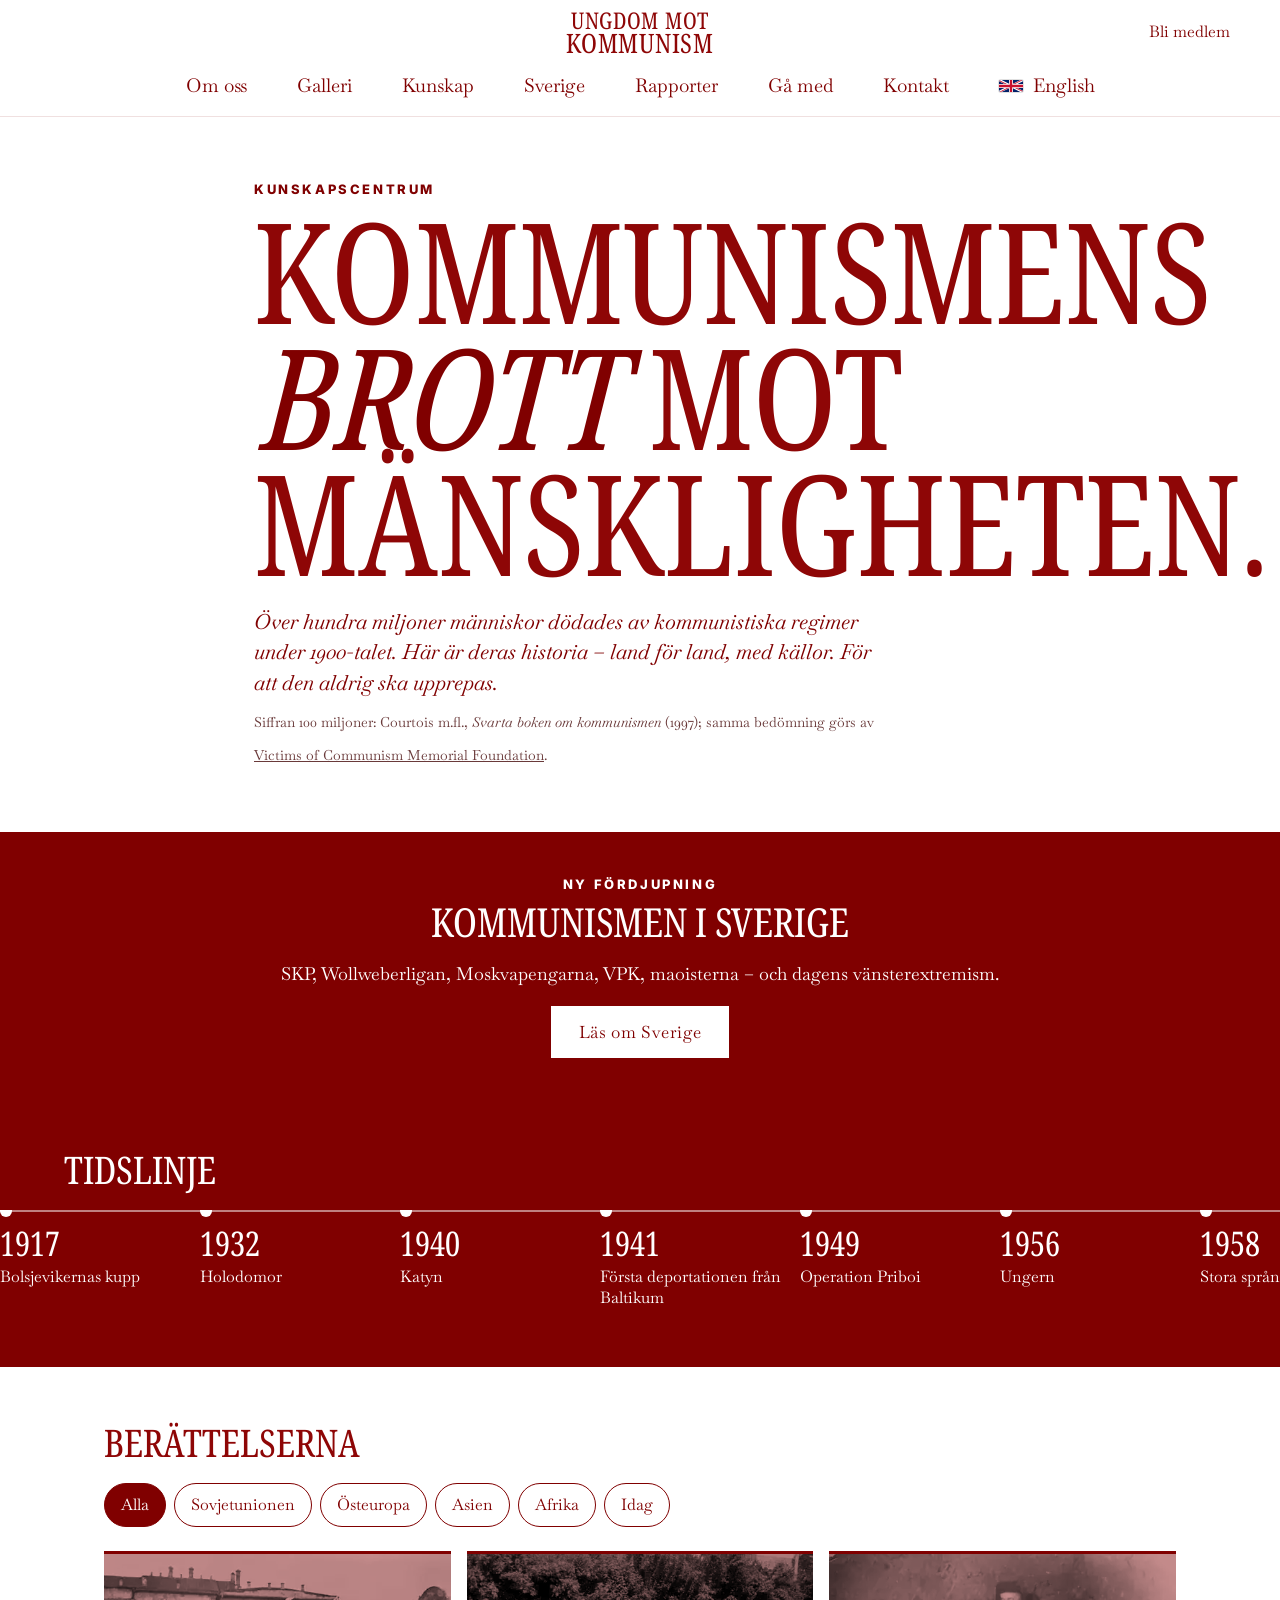
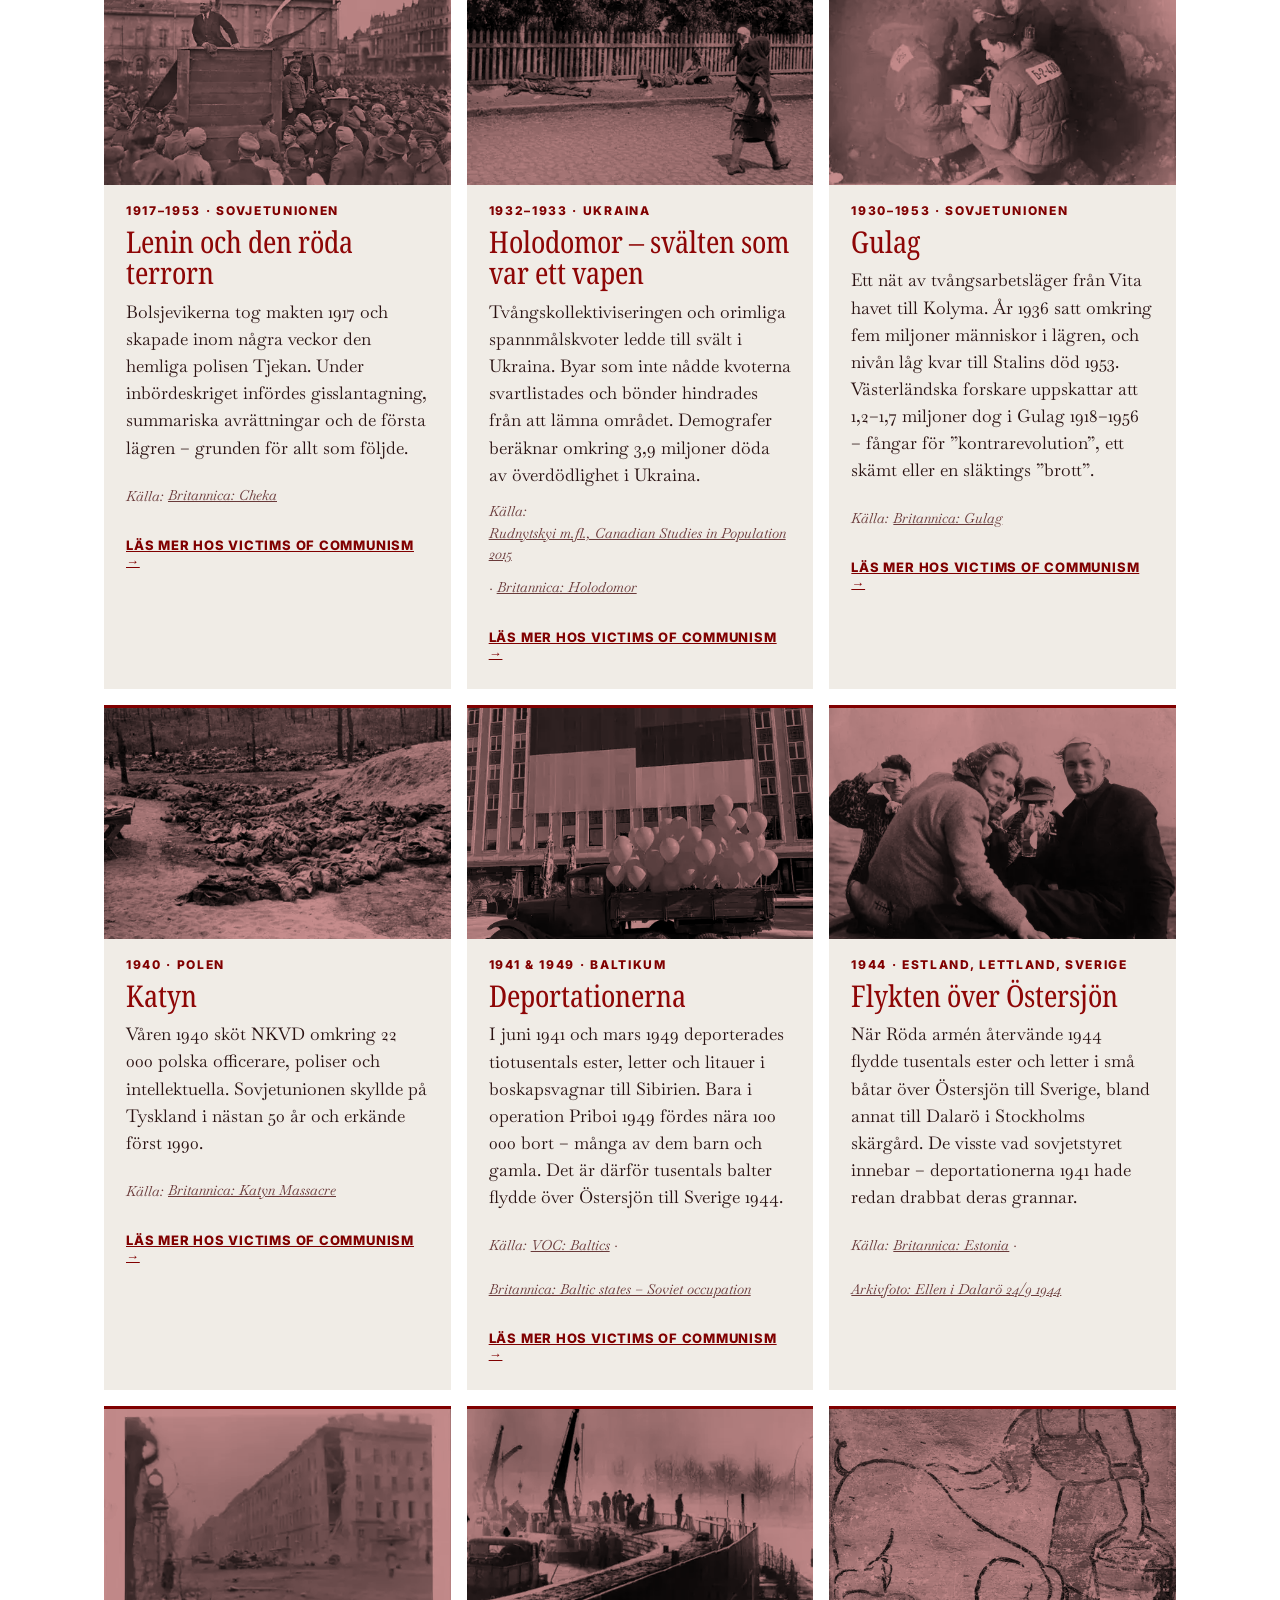
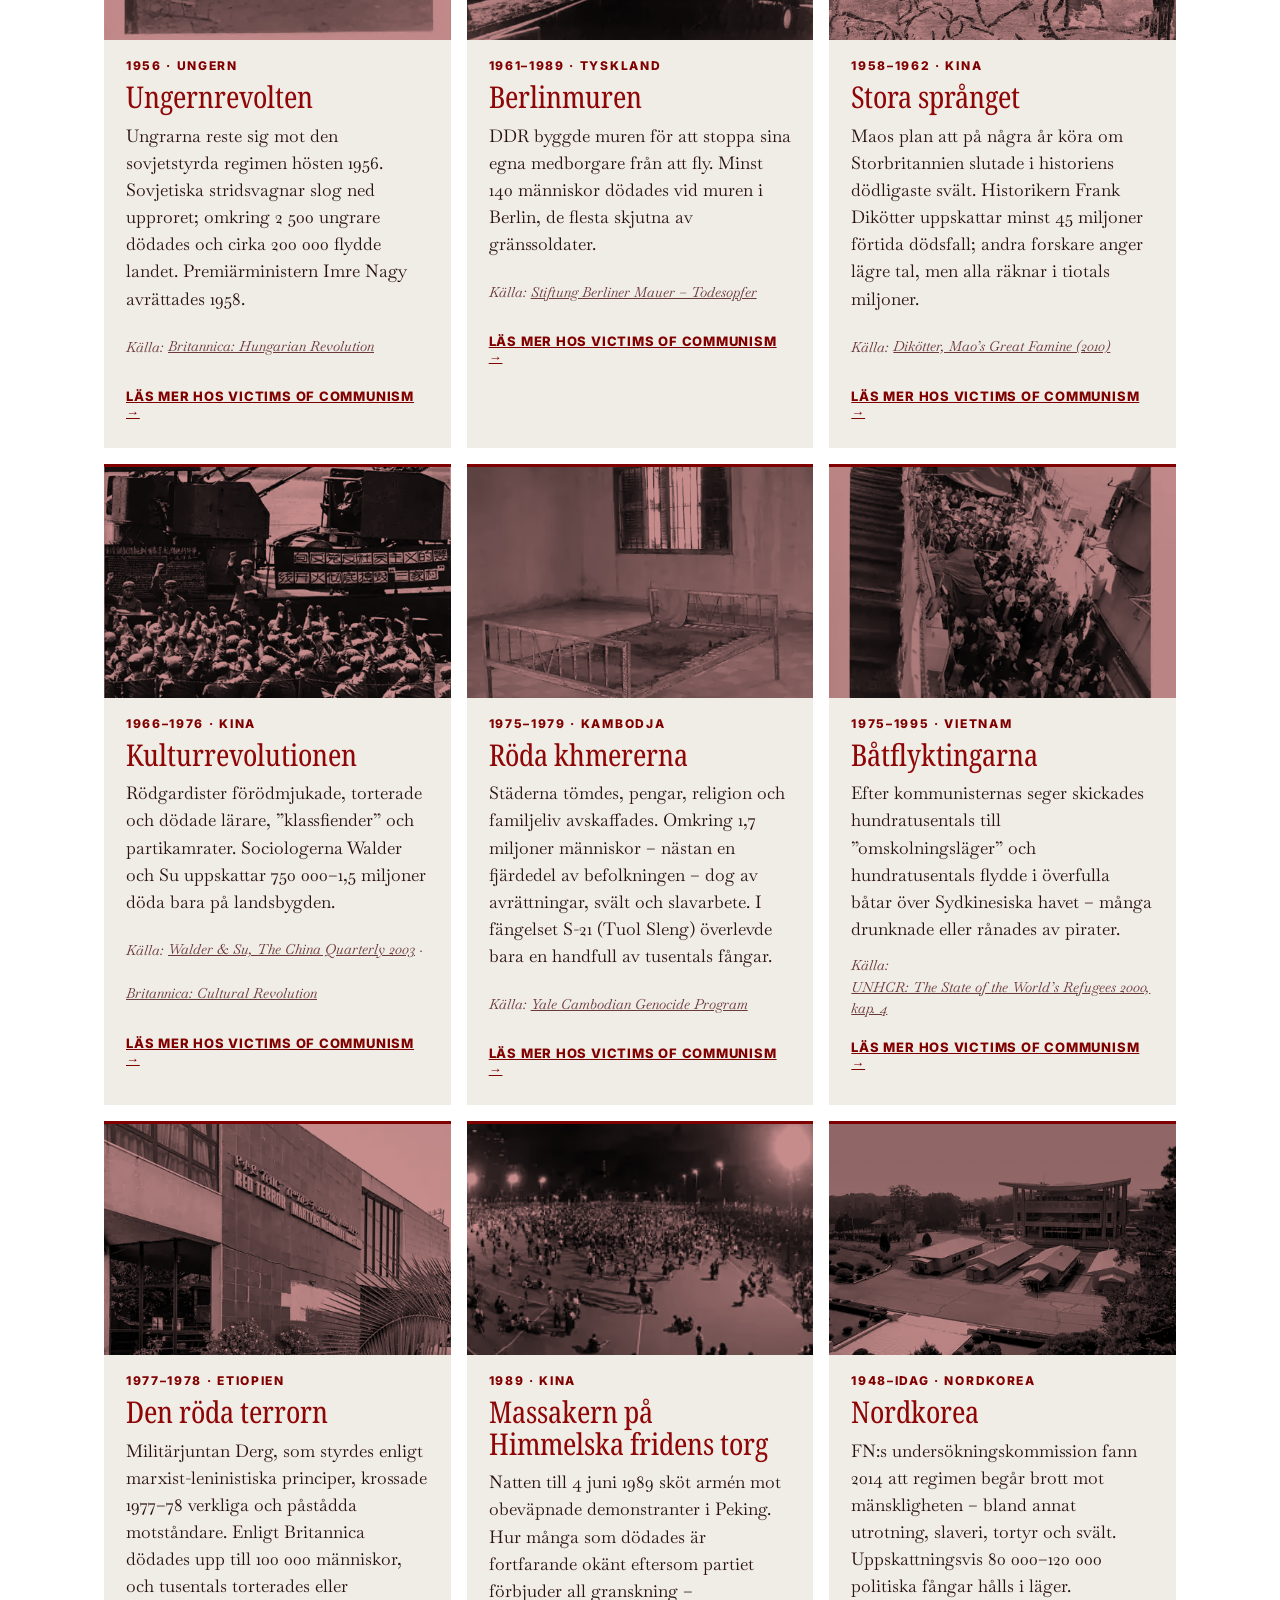
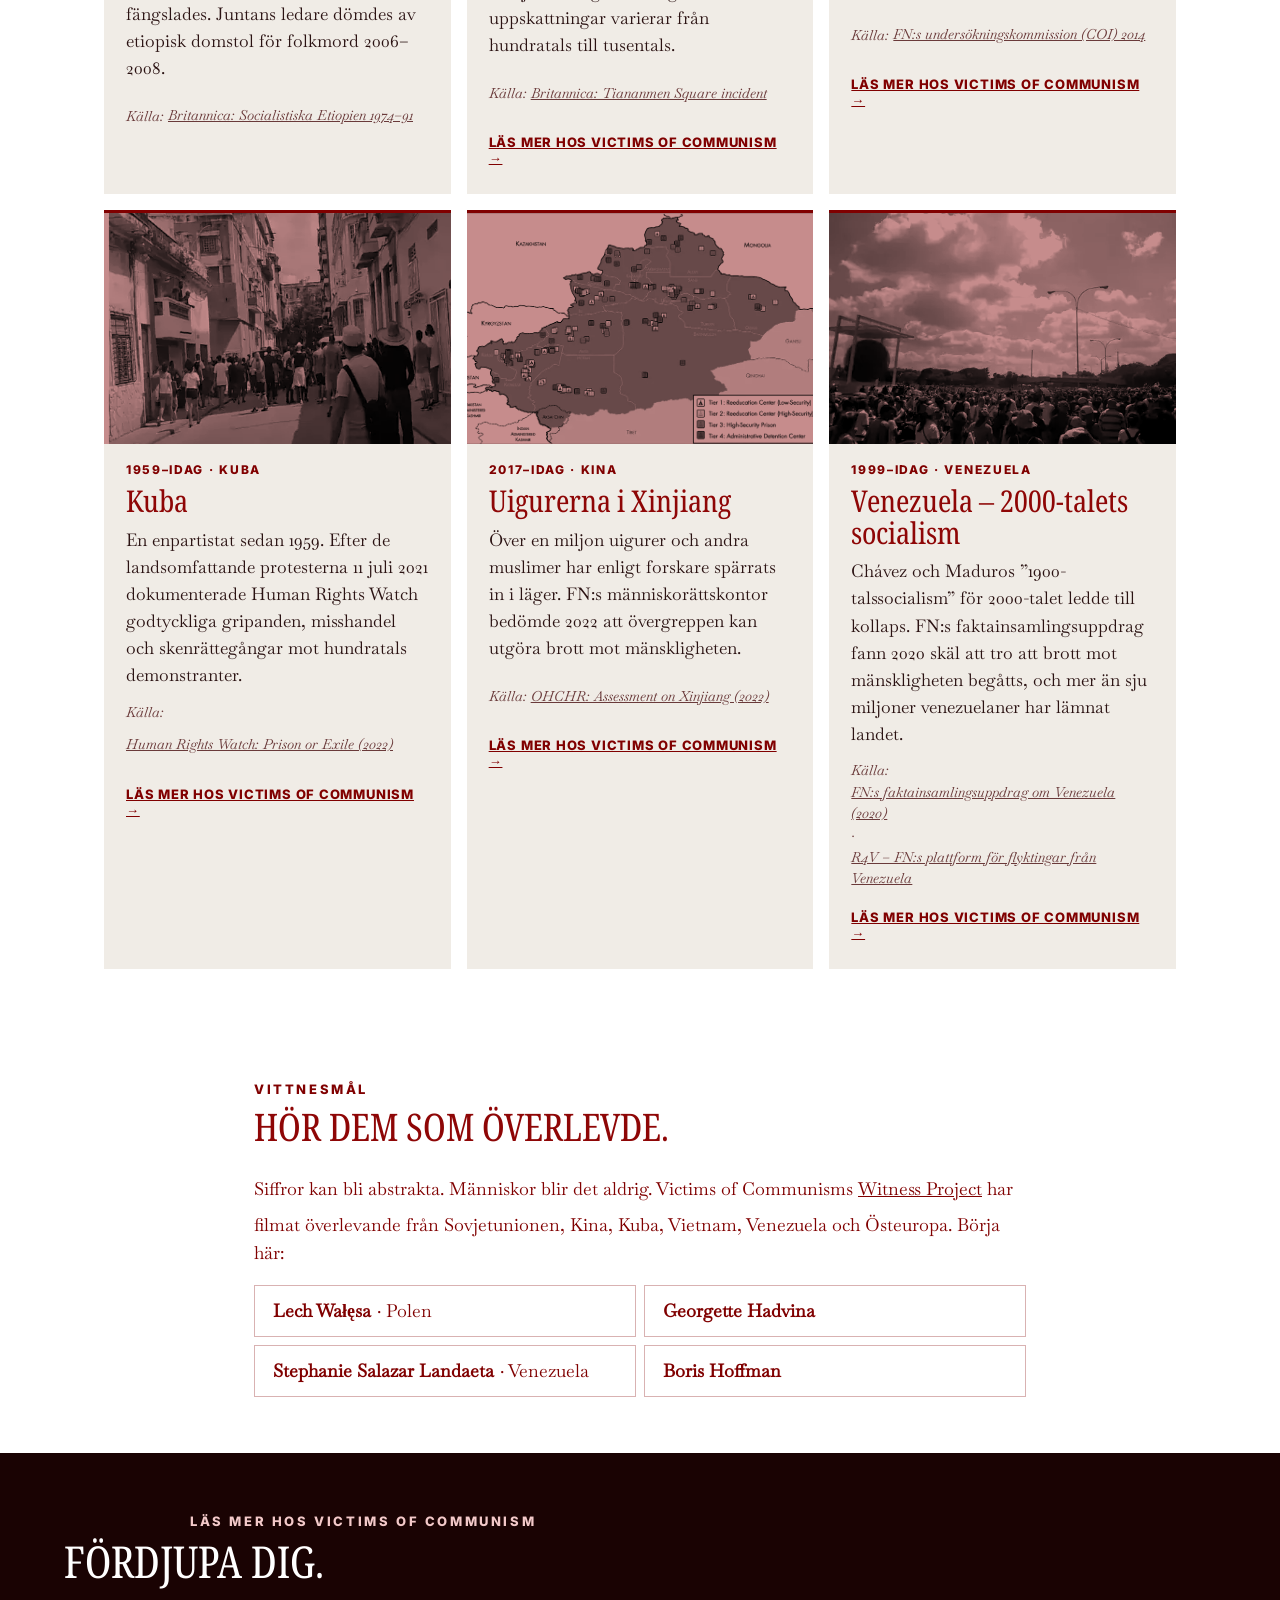
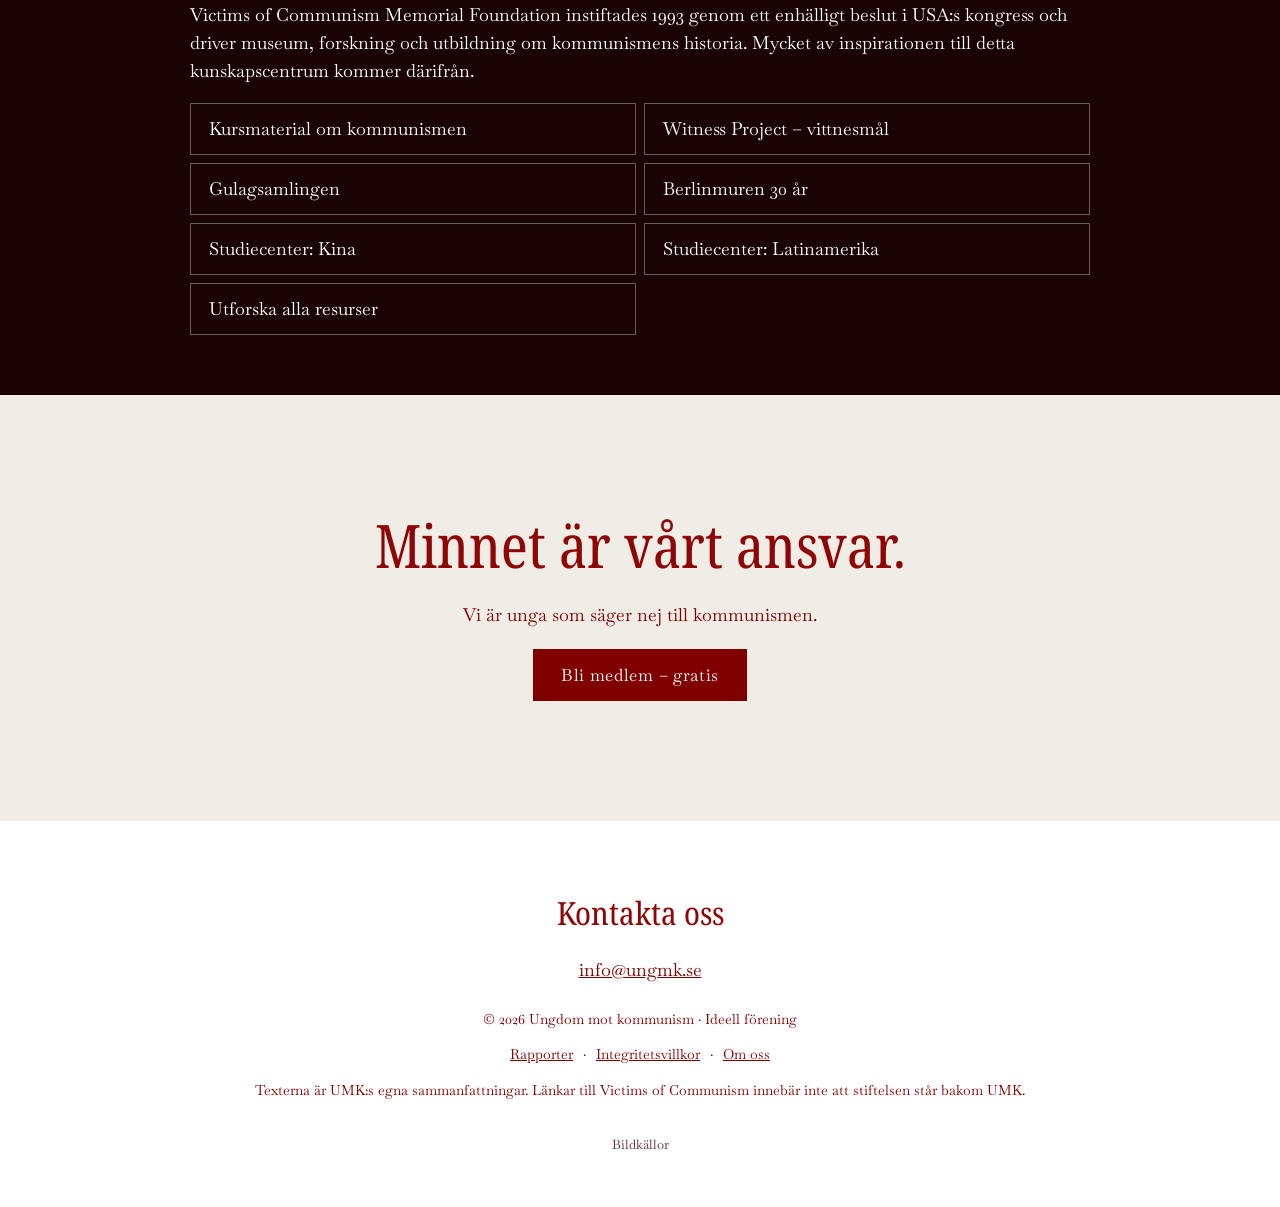
<file: kunskap/index.html>
<!doctype html><html lang="sv"><head><meta charset="utf-8"><meta name="robots" content="noindex,nofollow"><meta name="viewport" content="width=device-width,initial-scale=1,viewport-fit=cover">
<title>Kunskapscentrum – kommunismens brott | Ungdom mot kommunism</title><link rel="alternate" hreflang="sv" href="https://ungmk.se/kunskap/"><link rel="alternate" hreflang="en" href="https://ungmk.se/en/kunskap/"><link rel="alternate" hreflang="x-default" href="https://ungmk.se/kunskap/"><link rel="canonical" href="https://ungmk.se/kunskap/"><meta property="og:type" content="website"><meta property="og:site_name" content="Ungdom mot kommunism"><meta property="og:locale" content="sv_SE"><meta property="og:title" content="Kunskapscentrum – kommunismens brott | Ungdom mot kommunism"><meta property="og:description" content="Kunskapscentrum om kommunismens brott mot mänskligheten: Holodomor, Gulag, Röda khmererna, Baltikum, Nordkorea, Kuba och mer – med källor."><meta property="og:image" content="https://ungmk.se/og-image.png"><meta property="og:image:width" content="1200"><meta property="og:image:height" content="630"><meta property="og:image:alt" content="Ungdom mot kommunism – för ett fritt Sverige"><meta name="twitter:card" content="summary_large_image"><meta name="twitter:image" content="https://ungmk.se/og-image.png"><meta property="og:url" content="https://ungmk.se/kunskap/">
<meta name="description" content="Kunskapscentrum om kommunismens brott mot mänskligheten: Holodomor, Gulag, Röda khmererna, Baltikum, Nordkorea, Kuba och mer – med källor.">
<meta name="theme-color" content="#800000"><link rel="icon" href="../favicon.svg">
<link rel="preload" href="../fonts/noto-serif-wdth.woff2" as="font" type="font/woff2" crossorigin>
<link rel="stylesheet" href="../styles.css?v=20"><link rel="stylesheet" href="kunskap.css"></head><body>
<a class="skip" href="#main">Hoppa till innehållet</a>
<header class="hdr s" id="hdr">
  <button class="burger" id="burger" aria-label="Öppna meny" aria-expanded="false" aria-controls="menu"><i></i><i></i></button>
  <a class="wm" href="../" aria-label="Ungdom mot kommunism – startsida"><span class="w1">Ungdom mot</span><span class="w2">kommunism</span></a>
  <a class="hdr-cta" href="https://umk.registra.nu/" target="_blank" rel="noopener">Bli medlem</a>
  <nav class="menu" id="menu" aria-label="Huvudmeny"><a href="../#om">Om oss</a><a href="../#historia">Galleri</a><a href="./" aria-current="page">Kunskap</a><a href="../kunskap/sverige/">Sverige</a><a href="../rapporter/">Rapporter</a><a href="../#ga-med">Gå med</a><a href="#kontakt">Kontakt</a><a class="lang" href="../en/kunskap/" hreflang="en" lang="en"><svg class="flag" viewBox="0 0 60 30" width="24" height="12" aria-hidden="true"><clipPath id="gbc"><path d="M0 0v30h60V0z"/></clipPath><clipPath id="gbt"><path d="M30 15h30v15zv15H0zH0V0zV0h30z"/></clipPath><g clip-path="url(#gbc)"><path d="M0 0v30h60V0z" fill="#012169"/><path d="M0 0l60 30m0-30L0 30" stroke="#fff" stroke-width="6"/><path d="M0 0l60 30m0-30L0 30" clip-path="url(#gbt)" stroke="#C8102E" stroke-width="4"/><path d="M30 0v30M0 15h60" stroke="#fff" stroke-width="10"/><path d="M30 0v30M0 15h60" stroke="#C8102E" stroke-width="6"/></g></svg><span>English</span></a></nav>
</header>
<main id="main">
<section class="kh" aria-labelledby="h1"><p class="kick">Kunskapscentrum</p><h1 id="h1">Kommunismens<br><em>brott</em> mot<br>mänskligheten.</h1>
<p class="lead">Över hundra miljoner människor dödades av kommunistiska regimer under 1900-talet. Här är deras historia – land för land, med källor. För att den aldrig ska upprepas.</p>
<p class="small2">Siffran 100 miljoner: Courtois m.fl., <cite>Svarta boken om kommunismen</cite> (1997); samma bedömning görs av <a href="https://victimsofcommunism.org/about/" target="_blank" rel="noopener">Victims of Communism Memorial Foundation</a>.</p></section>
<section class="sweb" aria-labelledby="h-se"><p class="kick">Ny fördjupning</p><h2 id="h-se">Kommunismen i Sverige</h2><p>SKP, Wollweberligan, Moskvapengarna, VPK, maoisterna – och dagens vänsterextremism.</p><a class="btn" href="sverige/">Läs om Sverige</a></section>
<section class="tl2" aria-labelledby="h-tl"><h2 id="h-tl" class="kh2">Tidslinje</h2><ol class="tline" tabindex="0" aria-label="Tidslinje 1917 till idag"><li><span class="y">1917</span>Bolsjevikernas kupp</li><li><span class="y">1932</span>Holodomor</li><li><span class="y">1940</span>Katyn</li><li><span class="y">1941</span>Första deportationen från Baltikum</li><li><span class="y">1949</span>Operation Priboi</li><li><span class="y">1956</span>Ungern</li><li><span class="y">1958</span>Stora språnget</li><li><span class="y">1961</span>Berlinmuren</li><li><span class="y">1966</span>Kulturrevolutionen</li><li><span class="y">1975</span>Röda khmererna tar Phnom Penh</li><li><span class="y">1977</span>Röda terrorn i Etiopien</li><li><span class="y">1989</span>Himmelska fridens torg · Muren faller</li><li><span class="y">2021</span>Protesterna på Kuba</li><li><span class="y">Idag</span>Nordkorea, Xinjiang, Venezuela</li></ol></section>
<section class="kc" aria-labelledby="h-k"><h2 id="h-k" class="kh2">Berättelserna</h2>
<div class="flt" role="group" aria-label="Filtrera efter region"><button aria-pressed="true" data-f="alla">Alla</button><button aria-pressed="false" data-f="sov">Sovjetunionen</button><button aria-pressed="false" data-f="eur">Östeuropa</button><button aria-pressed="false" data-f="asi">Asien</button><button aria-pressed="false" data-f="afr">Afrika</button><button aria-pressed="false" data-f="idag">Idag</button></div>
<p class="sr-only" id="cnt" aria-live="polite"></p>
<ol class="kg" id="berattelser"><li class="k" id="lenin" data-r="sov"><figure class="kf"><img src="../img/k-lenin-480.webp" srcset="../img/k-lenin-480.webp 480w, ../img/k-lenin-900.webp 900w" sizes="(min-width:821px) 33vw, 100vw" alt="Folkmassa efter ett tal av Lenin, Moskva 1920" loading="lazy" decoding="async" width="480" height="320"></figure><p class="g-y">1917–1953 · Sovjetunionen</p><h3>Lenin och den röda terrorn</h3><p>Bolsjevikerna tog makten 1917 och skapade inom några veckor den hemliga polisen Tjekan. Under inbördeskriget infördes gisslantagning, summariska avrättningar och de första lägren – grunden för allt som följde.</p><p class="src">Källa: <a href="https://www.britannica.com/topic/Cheka" target="_blank" rel="noopener">Britannica: Cheka</a></p><a class="voc" href="https://victimsofcommunism.org/lenin-and-the-bolshevik-revolution/" target="_blank" rel="noopener">Läs mer hos Victims of Communism →</a></li>
<li class="k" id="holodomor" data-r="sov"><figure class="kf"><img src="../img/k-holodomor-480.webp" srcset="../img/k-holodomor-480.webp 480w, ../img/k-holodomor-900.webp 900w" sizes="(min-width:821px) 33vw, 100vw" alt="Svältoffer på gatan i Charkiv 1933" loading="lazy" decoding="async" width="480" height="320"></figure><p class="g-y">1932–1933 · Ukraina</p><h3>Holodomor – svälten som var ett vapen</h3><p>Tvångskollektiviseringen och orimliga spannmålskvoter ledde till svält i Ukraina. Byar som inte nådde kvoterna svartlistades och bönder hindrades från att lämna området. Demografer beräknar omkring 3,9 miljoner döda av överdödlighet i Ukraina.</p><p class="src">Källa: <a href="https://doi.org/10.25336/P6FC7G" target="_blank" rel="noopener">Rudnytskyi m.fl., Canadian Studies in Population 2015</a> · <a href="https://www.britannica.com/event/Holodomor" target="_blank" rel="noopener">Britannica: Holodomor</a></p><a class="voc" href="https://victimsofcommunism.org/voc-museum-open-holodomor-exhibit/" target="_blank" rel="noopener">Läs mer hos Victims of Communism →</a></li>
<li class="k" id="gulag" data-r="sov"><figure class="kf"><img src="../img/k-gulag-480.webp" srcset="../img/k-gulag-480.webp 480w, ../img/k-gulag-900.webp 900w" sizes="(min-width:821px) 33vw, 100vw" alt="Politiska fångar i Intalag, Sovjetunionen" loading="lazy" decoding="async" width="480" height="320"></figure><p class="g-y">1930–1953 · Sovjetunionen</p><h3>Gulag</h3><p>Ett nät av tvångsarbetsläger från Vita havet till Kolyma. År 1936 satt omkring fem miljoner människor i lägren, och nivån låg kvar till Stalins död 1953. Västerländska forskare uppskattar att 1,2–1,7 miljoner dog i Gulag 1918–1956 – fångar för ”kontrarevolution”, ett skämt eller en släktings ”brott”.</p><p class="src">Källa: <a href="https://www.britannica.com/place/Gulag" target="_blank" rel="noopener">Britannica: Gulag</a></p><a class="voc" href="https://victimsofcommunism.org/collection/the-gulag-collection/" target="_blank" rel="noopener">Läs mer hos Victims of Communism →</a></li>
<li class="k" id="katyn" data-r="eur"><figure class="kf"><img src="../img/k-katyn-480.webp" srcset="../img/k-katyn-480.webp 480w, ../img/k-katyn-900.webp 900w" sizes="(min-width:821px) 33vw, 100vw" alt="Exhumering i Katyn 1943" loading="lazy" decoding="async" width="480" height="320"></figure><p class="g-y">1940 · Polen</p><h3>Katyn</h3><p>Våren 1940 sköt NKVD omkring 22 000 polska officerare, poliser och intellektuella. Sovjetunionen skyllde på Tyskland i nästan 50 år och erkände först 1990.</p><p class="src">Källa: <a href="https://www.britannica.com/event/Katyn-Massacre" target="_blank" rel="noopener">Britannica: Katyn Massacre</a></p><a class="voc" href="https://victimsofcommunism.org/who-were-the-victims-of-the-katyn-massacre/" target="_blank" rel="noopener">Läs mer hos Victims of Communism →</a></li>
<li class="k" id="balt" data-r="eur"><figure class="kf"><img src="../img/k-balt-480.webp" srcset="../img/k-balt-480.webp 480w, ../img/k-balt-900.webp 900w" sizes="(min-width:821px) 33vw, 100vw" alt="Minnesdag för junideportationerna, Estland 2023" loading="lazy" decoding="async" width="480" height="320"></figure><p class="g-y">1941 & 1949 · Baltikum</p><h3>Deportationerna</h3><p>I juni 1941 och mars 1949 deporterades tiotusentals ester, letter och litauer i boskapsvagnar till Sibirien. Bara i operation Priboi 1949 fördes nära 100 000 bort – många av dem barn och gamla. Det är därför tusentals balter flydde över Östersjön till Sverige 1944.</p><p class="src">Källa: <a href="https://victimsofcommunism.org/independence-occupation-and-deportation-in-the-baltics/" target="_blank" rel="noopener">VOC: Baltics</a> · <a href="https://www.britannica.com/place/Baltic-states" target="_blank" rel="noopener">Britannica: Baltic states – Soviet occupation</a></p><a class="voc" href="https://victimsofcommunism.org/remembering-soviet-deportations-in-estonia/" target="_blank" rel="noopener">Läs mer hos Victims of Communism →</a></li>
<li class="k" id="flykt" data-r="eur"><figure class="kf"><img src="../img/flykt-600.webp" srcset="../img/flykt-600.webp 600w, ../img/flykt-1200.webp 1200w" sizes="(min-width:821px) 33vw, 100vw" alt="Ester på flykt till Sverige, september 1944" loading="lazy" decoding="async" width="600" height="393"></figure><p class="g-y">1944 · Estland, Lettland, Sverige</p><h3>Flykten över Östersjön</h3><p>När Röda armén återvände 1944 flydde tusentals ester och letter i små båtar över Östersjön till Sverige, bland annat till Dalarö i Stockholms skärgård. De visste vad sovjetstyret innebar – deportationerna 1941 hade redan drabbat deras grannar.</p><p class="src">Källa: <a href="https://www.britannica.com/place/Estonia" target="_blank" rel="noopener">Britannica: Estonia</a> · <a href="https://commons.wikimedia.org/wiki/File:P%C3%B5genikke_Rootsi_viinud_purjelaev_Ellen_24.09.1944_Dalar%C3%B6_sadamas.jpg" target="_blank" rel="noopener">Arkivfoto: Ellen i Dalarö 24/9 1944</a></p></li>
<li class="k" id="ungern" data-r="eur"><figure class="kf"><img src="../img/k-hungary-480.webp" srcset="../img/k-hungary-480.webp 480w, ../img/k-hungary-900.webp 900w" sizes="(min-width:821px) 33vw, 100vw" alt="Budapest 1956" loading="lazy" decoding="async" width="480" height="320"></figure><p class="g-y">1956 · Ungern</p><h3>Ungernrevolten</h3><p>Ungrarna reste sig mot den sovjetstyrda regimen hösten 1956. Sovjetiska stridsvagnar slog ned upproret; omkring 2 500 ungrare dödades och cirka 200 000 flydde landet. Premiärministern Imre Nagy avrättades 1958.</p><p class="src">Källa: <a href="https://www.britannica.com/event/Hungarian-Revolution-1956" target="_blank" rel="noopener">Britannica: Hungarian Revolution</a></p><a class="voc" href="https://victimsofcommunism.org/voc-unveils-new-exhibit-on-the-hungarian-revolution-of-1956/" target="_blank" rel="noopener">Läs mer hos Victims of Communism →</a></li>
<li class="k" id="berlin" data-r="eur"><figure class="kf"><img src="../img/k-berlin-480.webp" srcset="../img/k-berlin-480.webp 480w, ../img/k-berlin-900.webp 900w" sizes="(min-width:821px) 33vw, 100vw" alt="Berlinmuren november 1961" loading="lazy" decoding="async" width="480" height="320"></figure><p class="g-y">1961–1989 · Tyskland</p><h3>Berlinmuren</h3><p>DDR byggde muren för att stoppa sina egna medborgare från att fly. Minst 140 människor dödades vid muren i Berlin, de flesta skjutna av gränssoldater.</p><p class="src">Källa: <a href="https://www.chronik-der-mauer.de/en/victims/" target="_blank" rel="noopener">Stiftung Berliner Mauer – Todesopfer</a></p><a class="voc" href="https://victimsofcommunism.org/a-divided-germany-the-iron-curtain-and-the-berlin-wall/" target="_blank" rel="noopener">Läs mer hos Victims of Communism →</a></li>
<li class="k" id="sprang" data-r="asi"><figure class="kf"><img src="../img/k-leap-480.webp" srcset="../img/k-leap-480.webp 480w, ../img/k-leap-900.webp 900w" sizes="(min-width:821px) 33vw, 100vw" alt="Propagandamålning från Stora språnget" loading="lazy" decoding="async" width="480" height="320"></figure><p class="g-y">1958–1962 · Kina</p><h3>Stora språnget</h3><p>Maos plan att på några år köra om Storbritannien slutade i historiens dödligaste svält. Historikern Frank Dikötter uppskattar minst 45 miljoner förtida dödsfall; andra forskare anger lägre tal, men alla räknar i tiotals miljoner.</p><p class="src">Källa: <a href="https://www.britannica.com/event/Great-Leap-Forward" target="_blank" rel="noopener">Dikötter, Mao’s Great Famine (2010)</a></p><a class="voc" href="https://victimsofcommunism.org/china-from-mao-to-xi/" target="_blank" rel="noopener">Läs mer hos Victims of Communism →</a></li>
<li class="k" id="kultur" data-r="asi"><figure class="kf"><img src="../img/k-cultrev-480.webp" srcset="../img/k-cultrev-480.webp 480w, ../img/k-cultrev-900.webp 900w" sizes="(min-width:821px) 33vw, 100vw" alt="Kampmöte under Kulturrevolutionen, 1966" loading="lazy" decoding="async" width="480" height="320"></figure><p class="g-y">1966–1976 · Kina</p><h3>Kulturrevolutionen</h3><p>Rödgardister förödmjukade, torterade och dödade lärare, ”klassfiender” och partikamrater. Sociologerna Walder och Su uppskattar 750 000–1,5 miljoner döda bara på landsbygden.</p><p class="src">Källa: <a href="https://doi.org/10.1017/S0009443903000044" target="_blank" rel="noopener">Walder & Su, The China Quarterly 2003</a> · <a href="https://www.britannica.com/event/Cultural-Revolution" target="_blank" rel="noopener">Britannica: Cultural Revolution</a></p><a class="voc" href="https://victimsofcommunism.org/china-from-mao-to-xi/" target="_blank" rel="noopener">Läs mer hos Victims of Communism →</a></li>
<li class="k" id="khmer" data-r="asi"><figure class="kf"><img src="../img/k-khmer-480.webp" srcset="../img/k-khmer-480.webp 480w, ../img/k-khmer-900.webp 900w" sizes="(min-width:821px) 33vw, 100vw" alt="Cell i fängelset S-21 (Tuol Sleng)" loading="lazy" decoding="async" width="480" height="320"></figure><p class="g-y">1975–1979 · Kambodja</p><h3>Röda khmererna</h3><p>Städerna tömdes, pengar, religion och familjeliv avskaffades. Omkring 1,7 miljoner människor – nästan en fjärdedel av befolkningen – dog av avrättningar, svält och slavarbete. I fängelset S-21 (Tuol Sleng) överlevde bara en handfull av tusentals fångar.</p><p class="src">Källa: <a href="https://gsp.yale.edu/case-studies/cambodian-genocide-program" target="_blank" rel="noopener">Yale Cambodian Genocide Program</a></p><a class="voc" href="https://victimsofcommunism.org/pol-pot-and-cambodia/" target="_blank" rel="noopener">Läs mer hos Victims of Communism →</a></li>
<li class="k" id="bat" data-r="asi"><figure class="kf"><img src="../img/k-boat-480.webp" srcset="../img/k-boat-480.webp 480w, ../img/k-boat-900.webp 900w" sizes="(min-width:821px) 33vw, 100vw" alt="Vietnamesiska båtflyktingar räddas" loading="lazy" decoding="async" width="480" height="320"></figure><p class="g-y">1975–1995 · Vietnam</p><h3>Båtflyktingarna</h3><p>Efter kommunisternas seger skickades hundratusentals till ”omskolningsläger” och hundratusentals flydde i överfulla båtar över Sydkinesiska havet – många drunknade eller rånades av pirater.</p><p class="src">Källa: <a href="https://www.unhcr.org/publications/state-worlds-refugees-2000-fifty-years-humanitarian-action" target="_blank" rel="noopener">UNHCR: The State of the World’s Refugees 2000, kap. 4</a></p><a class="voc" href="https://victimsofcommunism.org/vietnamese-weigh-in-on-global-migration-crisis/" target="_blank" rel="noopener">Läs mer hos Victims of Communism →</a></li>
<li class="k" id="etiopien" data-r="afr"><figure class="kf"><img src="../img/k-ethiopia-480.webp" srcset="../img/k-ethiopia-480.webp 480w, ../img/k-ethiopia-900.webp 900w" sizes="(min-width:821px) 33vw, 100vw" alt="Röda terrorns martyrmuseum i Addis Abeba" loading="lazy" decoding="async" width="480" height="320"></figure><p class="g-y">1977–1978 · Etiopien</p><h3>Den röda terrorn</h3><p>Militärjuntan Derg, som styrdes enligt marxist-leninistiska principer, krossade 1977–78 verkliga och påstådda motståndare. Enligt Britannica dödades upp till 100 000 människor, och tusentals torterades eller fängslades. Juntans ledare dömdes av etiopisk domstol för folkmord 2006–2008.</p><p class="src">Källa: <a href="https://www.britannica.com/place/Ethiopia/Socialist-Ethiopia-1974-91" target="_blank" rel="noopener">Britannica: Socialistiska Etiopien 1974–91</a></p></li>
<li class="k" id="tiananmen" data-r="asi"><figure class="kf"><img src="../img/k-tiananmen-480.webp" srcset="../img/k-tiananmen-480.webp 480w, ../img/k-tiananmen-900.webp 900w" sizes="(min-width:821px) 33vw, 100vw" alt="Minnesvaka för Tiananmen i Hongkong 2020" loading="lazy" decoding="async" width="480" height="320"></figure><p class="g-y">1989 · Kina</p><h3>Massakern på Himmelska fridens torg</h3><p>Natten till 4 juni 1989 sköt armén mot obeväpnade demonstranter i Peking. Hur många som dödades är fortfarande okänt eftersom partiet förbjuder all granskning – uppskattningar varierar från hundratals till tusentals.</p><p class="src">Källa: <a href="https://www.britannica.com/event/Tiananmen-Square-incident" target="_blank" rel="noopener">Britannica: Tiananmen Square incident</a></p><a class="voc" href="https://victimsofcommunism.org/tiananmen-mothers-never-forget/" target="_blank" rel="noopener">Läs mer hos Victims of Communism →</a></li>
<li class="k" id="nordkorea" data-r="idag"><figure class="kf"><img src="../img/k-nkorea-480.webp" srcset="../img/k-nkorea-480.webp 480w, ../img/k-nkorea-900.webp 900w" sizes="(min-width:821px) 33vw, 100vw" alt="Panmunjom vid gränsen mot Nordkorea" loading="lazy" decoding="async" width="480" height="320"></figure><p class="g-y">1948–idag · Nordkorea</p><h3>Nordkorea</h3><p>FN:s undersökningskommission fann 2014 att regimen begår brott mot mänskligheten – bland annat utrotning, slaveri, tortyr och svält. Uppskattningsvis 80 000–120 000 politiska fångar hålls i läger.</p><p class="src">Källa: <a href="https://www.ohchr.org/en/hr-bodies/hrc/co-idprk/commission-inquiry-on-h-rin-dprk" target="_blank" rel="noopener">FN:s undersökningskommission (COI) 2014</a></p><a class="voc" href="https://victimsofcommunism.org/the-brutal-truth-of-communism-in-north-korea/" target="_blank" rel="noopener">Läs mer hos Victims of Communism →</a></li>
<li class="k" id="kuba" data-r="idag"><figure class="kf"><img src="../img/k-cuba-480.webp" srcset="../img/k-cuba-480.webp 480w, ../img/k-cuba-900.webp 900w" sizes="(min-width:821px) 33vw, 100vw" alt="Protester i Havanna 11 juli 2021" loading="lazy" decoding="async" width="480" height="320"></figure><p class="g-y">1959–idag · Kuba</p><h3>Kuba</h3><p>En enpartistat sedan 1959. Efter de landsomfattande protesterna 11 juli 2021 dokumenterade Human Rights Watch godtyckliga gripanden, misshandel och skenrättegångar mot hundratals demonstranter.</p><p class="src">Källa: <a href="https://www.hrw.org/report/2022/07/11/prison-or-exile/cubas-systematic-repression-july-2021-demonstrators" target="_blank" rel="noopener">Human Rights Watch: Prison or Exile (2022)</a></p><a class="voc" href="https://victimsofcommunism.org/voc-exposes-cubas-torture-of-political-prisoners-in-new-report/" target="_blank" rel="noopener">Läs mer hos Victims of Communism →</a></li>
<li class="k" id="uigurer" data-r="idag"><figure class="kf"><img src="../img/g-xinjiang.webp" alt="Karta över interneringsläger i Xinjiang" loading="lazy" decoding="async" width="480" height="320"></figure><p class="g-y">2017–idag · Kina</p><h3>Uigurerna i Xinjiang</h3><p>Över en miljon uigurer och andra muslimer har enligt forskare spärrats in i läger. FN:s människorättskontor bedömde 2022 att övergreppen kan utgöra brott mot mänskligheten.</p><p class="src">Källa: <a href="https://www.ohchr.org/en/documents/country-reports/ohchr-assessment-human-rights-concerns-xinjiang-uyghur-autonomous-region" target="_blank" rel="noopener">OHCHR: Assessment on Xinjiang (2022)</a></p><a class="voc" href="https://victimsofcommunism.org/what-evidence-shows-about-china-and-uyghur-forced-labor/" target="_blank" rel="noopener">Läs mer hos Victims of Communism →</a></li>
<li class="k" id="venezuela" data-r="idag"><figure class="kf"><img src="../img/k-venezuela-480.webp" srcset="../img/k-venezuela-480.webp 480w, ../img/k-venezuela-900.webp 900w" sizes="(min-width:821px) 33vw, 100vw" alt="Protestmarsch i Venezuela 2017" loading="lazy" decoding="async" width="480" height="320"></figure><p class="g-y">1999–idag · Venezuela</p><h3>Venezuela – 2000-talets socialism</h3><p>Chávez och Maduros ”1900-talssocialism” för 2000-talet ledde till kollaps. FN:s faktainsamlingsuppdrag fann 2020 skäl att tro att brott mot mänskligheten begåtts, och mer än sju miljoner venezuelaner har lämnat landet.</p><p class="src">Källa: <a href="https://www.ohchr.org/en/hr-bodies/hrc/ffmv/index" target="_blank" rel="noopener">FN:s faktainsamlingsuppdrag om Venezuela (2020)</a> · <a href="https://www.r4v.info/en/refugeeandmigrants" target="_blank" rel="noopener">R4V – FN:s plattform för flyktingar från Venezuela</a></p><a class="voc" href="https://victimsofcommunism.org/the-path-forward-in-venezuela/" target="_blank" rel="noopener">Läs mer hos Victims of Communism →</a></li>
</ol></section>
<section class="wit" aria-labelledby="h-w"><p class="kick">Vittnesmål</p><h2 id="h-w" class="kh2">Hör dem som överlevde.</h2>
<p>Siffror kan bli abstrakta. Människor blir det aldrig. Victims of Communisms <a href="https://victimsofcommunism.org/programs/witness-project/" target="_blank" rel="noopener">Witness Project</a> har filmat överlevande från Sovjetunionen, Kina, Kuba, Vietnam, Venezuela och Östeuropa. Börja här:</p>
<ul class="wl"><li><a href="https://victimsofcommunism.org/witness/lech-walesa/" target="_blank" rel="noopener"><b>Lech Wałęsa</b> · Polen</a></li><li><a href="https://victimsofcommunism.org/witness/georgette-hadvina/" target="_blank" rel="noopener"><b>Georgette Hadvina</b></a></li><li><a href="https://victimsofcommunism.org/witness/stephanie-salazar-landaeta/" target="_blank" rel="noopener"><b>Stephanie Salazar Landaeta</b> · Venezuela</a></li><li><a href="https://victimsofcommunism.org/witness-boris-hoffman/" target="_blank" rel="noopener"><b>Boris Hoffman</b></a></li></ul></section>
<section class="voc2" aria-labelledby="h-v"><p class="kick">Läs mer hos Victims of Communism</p><h2 id="h-v">Fördjupa dig.</h2>
<p>Victims of Communism Memorial Foundation instiftades 1993 genom ett enhälligt beslut i USA:s kongress och driver museum, forskning och utbildning om kommunismens historia. Mycket av inspirationen till detta kunskapscentrum kommer därifrån.</p>
<ul class="vl"><li><a href="https://victimsofcommunism.org/curriculum/" target="_blank" rel="noopener">Kursmaterial om kommunismen</a></li><li><a href="https://victimsofcommunism.org/programs/witness-project/" target="_blank" rel="noopener">Witness Project – vittnesmål</a></li><li><a href="https://victimsofcommunism.org/collection/the-gulag-collection/" target="_blank" rel="noopener">Gulagsamlingen</a></li><li><a href="https://victimsofcommunism.org/collection/berlin-wall-30/" target="_blank" rel="noopener">Berlinmuren 30 år</a></li><li><a href="https://victimsofcommunism.org/study-center/china/" target="_blank" rel="noopener">Studiecenter: Kina</a></li><li><a href="https://victimsofcommunism.org/study-center/latin-america/" target="_blank" rel="noopener">Studiecenter: Latinamerika</a></li><li><a href="https://victimsofcommunism.org/explore/" target="_blank" rel="noopener">Utforska alla resurser</a></li></ul></section>
<section class="join" id="ga-med" aria-labelledby="h-join"><h2 id="h-join">Minnet är vårt ansvar.</h2><p>Vi är unga som säger nej till kommunismen.</p><a class="btn" href="https://umk.registra.nu/" target="_blank" rel="noopener">Bli medlem – gratis</a></section>
</main>
<footer class="foot" id="kontakt"><h2>Kontakta oss</h2><a class="mail" href="mailto:info@ungmk.se">info@ungmk.se</a>
<p class="small">© 2026 Ungdom mot kommunism · Ideell förening<br><a href="../rapporter/">Rapporter</a> · <a href="../integritet.html">Integritetsvillkor</a> · <a href="../om-oss.html">Om oss</a><br>Texterna är UMK:s egna sammanfattningar. Länkar till Victims of Communism innebär inte att stiftelsen står bakom UMK.</p><details class="cred"><summary>Bildkällor</summary><p>Alla bilder via Wikimedia Commons, beskurna och tonade: <a href="https://commons.wikimedia.org/wiki/File:After_Lenin_Speech_1920.jpg" target="_blank" rel="noopener">After Lenin Speech 1920</a> – Grigory Petrovich Goldstein, Public domain; <a href="https://commons.wikimedia.org/wiki/File:HolodomorKharkiv_1933_Wienerberger.jpg" target="_blank" rel="noopener">HolodomorKharkiv 1933 Wienerberger</a> – Alexander Wienerberger, Public domain; <a href="https://commons.wikimedia.org/wiki/File:Political_prisoners_at_Intalag,_USSR.jpg" target="_blank" rel="noopener">Political prisoners at Intalag, USSR</a> – Rights: Kauno IX forto muziejus / Kaunas 9th Fort Museum, CC BY 4.0; <a href="https://commons.wikimedia.org/wiki/File:The_Katyn_Massacre,_1940_HU106212.jpg" target="_blank" rel="noopener">The Katyn Massacre, 1940 HU106212</a> – German official photographer, Public domain; <a href="https://commons.wikimedia.org/wiki/File:June_Deportation_Remembrance_Day_Estonia,_2023.jpg" target="_blank" rel="noopener">June Deportation Remembrance Day Estonia, 2023</a> – NAFO, CC0; <a href="https://commons.wikimedia.org/wiki/File:1956,_Budapest,_%C3%9Cll%C5%91i_%C3%BAt_-_Ferenc_k%C3%B6r%C3%BAt,_Kili%C3%A1n_laktanya.jpg" target="_blank" rel="noopener">1956, Budapest, Üllői út - Ferenc körút, Kilián laktanya</a> – Unknown authorUnknown author, Public domain; <a href="https://commons.wikimedia.org/wiki/File:Berlin_Wall_1961-11-20.jpg" target="_blank" rel="noopener">Berlin Wall 1961-11-20</a> – National Archives, Public domain; <a href="https://commons.wikimedia.org/wiki/File:A_Great_Leap_Forward_Propaganda_Painting_on_the_Wall_of_a_Rural_House_in_Shanghai.jpg" target="_blank" rel="noopener">A Great Leap Forward Propaganda Painting on the Wall of a Rural House </a> – Fayhoo, CC BY-SA 3.0; <a href="https://commons.wikimedia.org/wiki/File:1966-10_1966%E5%B9%B4%E5%AF%B9%E4%B8%89%E5%AE%B6%E6%9D%91%E7%9A%84%E6%89%B9%E5%88%A4.jpg" target="_blank" rel="noopener">1966-10 1966年对三家村的批判</a> – 《人民画报》, Public domain; <a href="https://commons.wikimedia.org/wiki/File:Tuol_Sleng_-_S21_-_Phnom_Penh_-_06.JPG" target="_blank" rel="noopener">Tuol Sleng - S21 - Phnom Penh - 06</a> – Adam Jones Adam63, CC BY-SA 3.0; <a href="https://commons.wikimedia.org/wiki/File:Vietnamese_refugees_on_board_USS_MAGOFFIN.jpg" target="_blank" rel="noopener">Vietnamese refugees on board USS MAGOFFIN</a> – Naval History and Heritage Command, Public domain; <a href="https://commons.wikimedia.org/wiki/File:Red_Terror_Martyrs%27_Memorial_Museum_in_Addis_Ababa_02.jpg" target="_blank" rel="noopener">Red Terror Martyrs&#x27; Memorial Museum in Addis Ababa 02</a> – Ninaras, CC BY 4.0; <a href="https://commons.wikimedia.org/wiki/File:Panoramic_view_in_31st_Anniversary_of_1989_Tiananmen_Square_protests_in_Hong_Kong.jpg" target="_blank" rel="noopener">Panoramic view in 31st Anniversary of 1989 Tiananmen Square protests i</a> – だ＊ぜ, CC BY-SA 4.0; <a href="https://commons.wikimedia.org/wiki/File:DMZ_AT_PANMUNJOM_DPRK_(NORTH_KOREA)OCT_2012_(8157355503).jpg" target="_blank" rel="noopener">DMZ AT PANMUNJOM DPRK (NORTH KOREA)OCT 2012 (8157355503)</a> – calflier001, CC BY-SA 2.0; <a href="https://commons.wikimedia.org/wiki/File:Protests_in_Havana_against_the_government_of_Cuba_1.png" target="_blank" rel="noopener">Protests in Havana against the government of Cuba 1</a> – 14ymedio, CC BY 3.0; <a href="https://commons.wikimedia.org/wiki/File:We_Are_Millions_March_Venezuela_2017.jpg" target="_blank" rel="noopener">We Are Millions March Venezuela 2017</a> – NoonIcarus, CC BY-SA 4.0. Arkivbilder från förstasidan (flykten 1944, U 137, Xinjiang-kartan, Tuol Sleng): se krediter på <a href="../">startsidan</a>. </p></details></footer>
<script>(()=>{const b=document.getElementById('burger'),m=document.getElementById('menu');b.onclick=()=>{const o=b.getAttribute('aria-expanded')!=='true';b.setAttribute('aria-expanded',o);b.setAttribute('aria-label',o?'Stäng meny':'Öppna meny');m.classList.toggle('open',o);document.body.style.overflow=o?'hidden':''};
const bs=document.querySelectorAll('.flt button'),ks=document.querySelectorAll('.k'),cn=document.getElementById('cnt');bs.forEach(x=>x.onclick=()=>{const f=x.dataset.f;let n=0;bs.forEach(y=>y.setAttribute('aria-pressed',y===x));ks.forEach(k=>{const s=f==='alla'||k.dataset.r===f;k.hidden=!s;n+=s});cn.textContent=n+' berättelser visas'})})()</script>
</body></html>
</file>
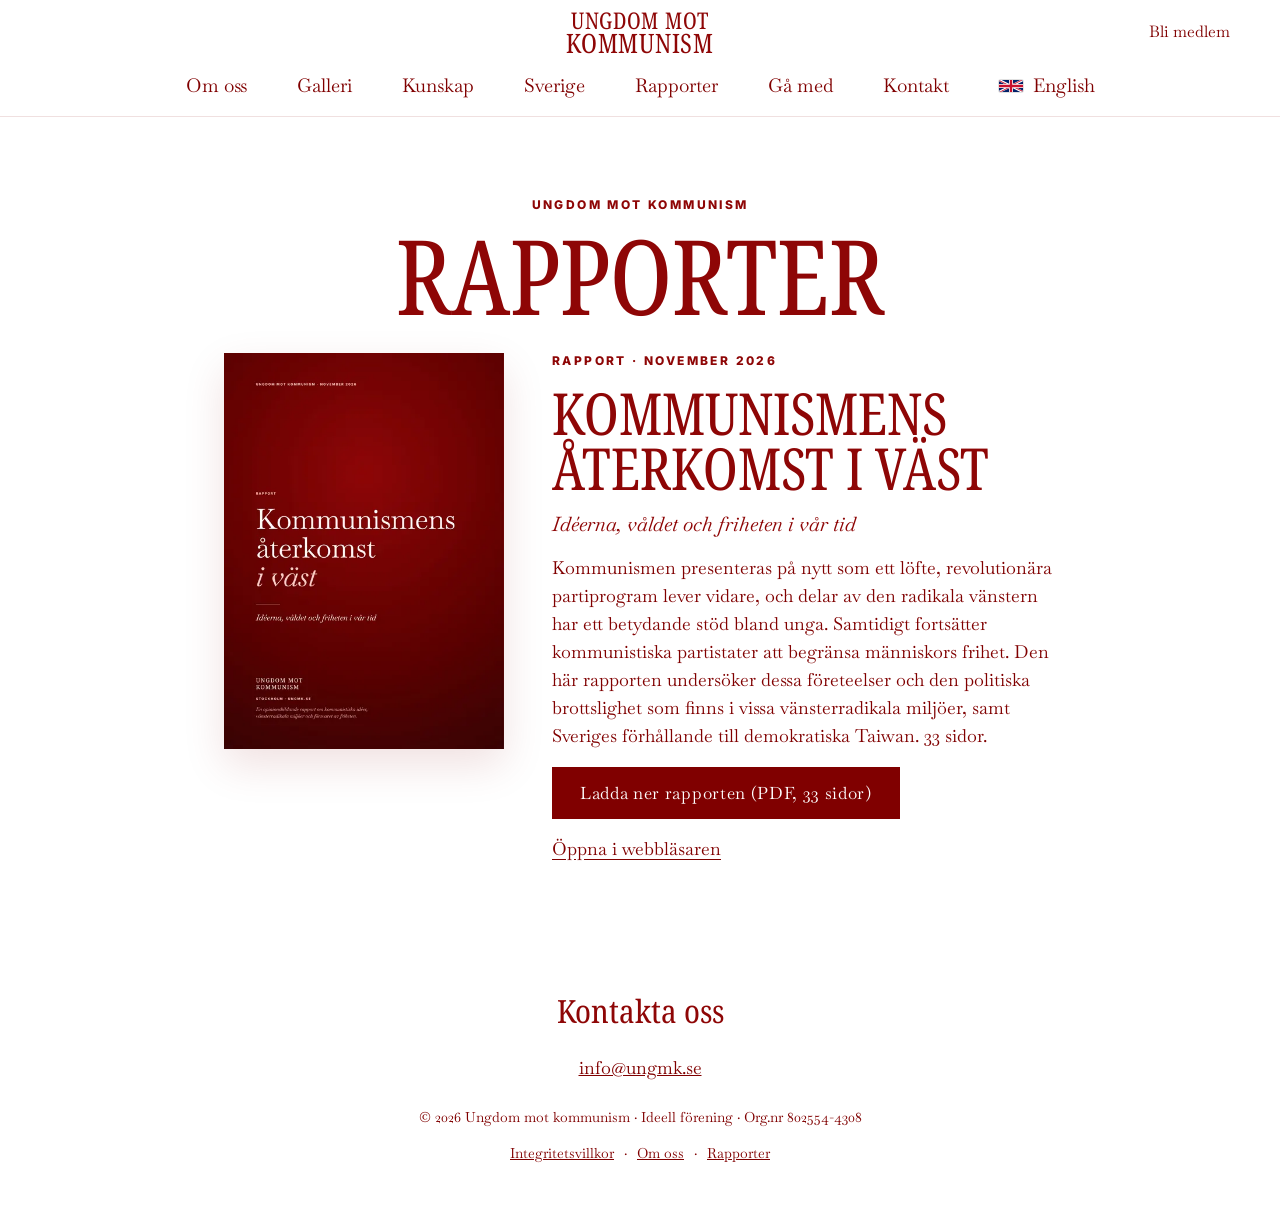
<file: rapporter/index.html>
<!doctype html>
<html lang="sv">
<head>
  <meta charset="utf-8">
  <meta name="robots" content="noindex,nofollow"><meta name="viewport" content="width=device-width,initial-scale=1,viewport-fit=cover">
  <title>Kommunismens återkomst i väst – rapport | Ungdom mot kommunism</title>
  <link rel="alternate" hreflang="sv" href="https://ungmk.se/rapporter/">
  <link rel="alternate" hreflang="en" href="https://ungmk.se/en/rapporter/">
  <link rel="alternate" hreflang="x-default" href="https://ungmk.se/rapporter/">
  <link rel="canonical" href="https://ungmk.se/rapporter/">
  <meta property="og:type" content="website">
  <meta property="og:site_name" content="Ungdom mot kommunism">
  <meta property="og:locale" content="sv_SE">
  <meta property="og:title" content="Kommunismens återkomst i väst – rapport från Ungdom mot kommunism">
  <meta property="og:description" content="Kommunismen presenteras på nytt som ett löfte, och delar av den radikala vänstern har ett betydande stöd bland unga. Den här rapporten undersöker kommunistiska idéer, vänsterradikala miljöer och politisk brottslighet, kommunistiska partistater och stödet till demokratiska Taiwan. 33 sidor. Ladda ner som PDF.">
  <meta property="og:image" content="https://ungmk.se/rapporter/omslag-kommunismens-aterkomst.jpg">
  <meta property="og:image:width" content="1200">
  <meta property="og:image:height" content="1697">
  <meta property="og:image:alt" content="Omslag: Kommunismens återkomst i väst – rapport från Ungdom mot kommunism">
  <meta property="og:url" content="https://ungmk.se/rapporter/">
  <meta name="twitter:card" content="summary_large_image">
  <meta name="twitter:image" content="https://ungmk.se/rapporter/omslag-kommunismens-aterkomst.jpg">
  <meta name="description" content="Kommunismen presenteras på nytt som ett löfte, och delar av den radikala vänstern har ett betydande stöd bland unga. Den här rapporten undersöker kommunistiska idéer, vänsterradikala miljöer och politisk brottslighet, kommunistiska partistater och stödet till demokratiska Taiwan. 33 sidor. Ladda ner som PDF.">
  <meta name="theme-color" content="#800000">
  <link rel="icon" href="../favicon.svg">
  <link rel="preload" href="../fonts/noto-serif-wdth.woff2" as="font" type="font/woff2" crossorigin>
  <link rel="stylesheet" href="../styles.css?v=20">
</head>
<body>
<a class="skip" href="#main">Hoppa till innehållet</a>
<header class="hdr s" id="hdr">
  <button class="burger" id="burger" aria-label="Öppna meny" aria-expanded="false" aria-controls="menu"><i></i><i></i></button>
  <a class="wm" href="../" aria-label="Ungdom mot kommunism – startsida"><span class="w1">Ungdom mot</span><span class="w2">kommunism</span></a>
  <a class="hdr-cta" href="https://umk.registra.nu/" target="_blank" rel="noopener">Bli medlem</a>
  <nav class="menu" id="menu" aria-label="Huvudmeny"><a href="../#om">Om oss</a><a href="../#historia">Galleri</a><a href="../kunskap/">Kunskap</a><a href="../kunskap/sverige/">Sverige</a><a href="./" aria-current="page">Rapporter</a><a href="../#ga-med">Gå med</a><a href="#kontakt">Kontakt</a><a class="lang" href="../en/rapporter/" hreflang="en" lang="en"><svg class="flag" viewBox="0 0 60 30" width="24" height="12" aria-hidden="true"><clipPath id="gbc"><path d="M0 0v30h60V0z"/></clipPath><clipPath id="gbt"><path d="M30 15h30v15zv15H0zH0V0zV0h30z"/></clipPath><g clip-path="url(#gbc)"><path d="M0 0v30h60V0z" fill="#012169"/><path d="M0 0l60 30m0-30L0 30" stroke="#fff" stroke-width="6"/><path d="M0 0l60 30m0-30L0 30" clip-path="url(#gbt)" stroke="#C8102E" stroke-width="4"/><path d="M30 0v30M0 15h60" stroke="#fff" stroke-width="10"/><path d="M30 0v30M0 15h60" stroke="#C8102E" stroke-width="6"/></g></svg><span>English</span></a></nav>
</header>
<section class="pol-h" aria-labelledby="h1"><p class="pol-kick">Ungdom mot kommunism</p><h1 id="h1">Rapporter</h1></section>
<main id="main" class="rp">
  <article class="rcard">
    <figure>
      <picture>
        <source type="image/webp" srcset="omslag-480.webp 480w, omslag-800.webp 800w, omslag-kommunismens-aterkomst.webp 1200w" sizes="(min-width:821px) 280px, 86vw">
        <img src="omslag-kommunismens-aterkomst.jpg" width="1200" height="1697" alt="Omslag till rapporten Kommunismens återkomst i väst, från Ungdom mot kommunism">
      </picture>
    </figure>
    <div>
      <p class="rc-kick">Rapport · november 2026</p>
      <h2>Kommunismens återkomst i väst</h2>
      <p class="rc-sub">Idéerna, våldet och friheten i vår tid</p>
      <p>Kommunismen presenteras på nytt som ett löfte, revolutionära partiprogram lever vidare, och delar av den radikala vänstern har ett betydande stöd bland unga. Samtidigt fortsätter kommunistiska partistater att begränsa människors frihet. Den här rapporten undersöker dessa företeelser och den politiska brottslighet som finns i vissa vänsterradikala miljöer, samt Sveriges förhållande till demokratiska Taiwan. 33 sidor.</p>
      <div class="rc-acts">
        <a class="btn" href="umk-rapport-kommunismens-aterkomst-i-vast.pdf" download="UMK-Kommunismens-aterkomst-i-vast.pdf">Ladda ner rapporten (PDF, 33 sidor)</a>
        <a class="rc-view" href="umk-rapport-kommunismens-aterkomst-i-vast.pdf" target="_blank" rel="noopener">Öppna i webbläsaren</a>
      </div>
    </div>
  </article>
</main>
<footer class="foot" id="kontakt">
  <h2>Kontakta oss</h2>
  <a class="mail" href="mailto:info@ungmk.se">info@ungmk.se</a>
  <p class="small">© 2026 Ungdom mot kommunism · Ideell förening · Org.nr 802554-4308<br><a href="../integritet.html">Integritetsvillkor</a> · <a href="../om-oss.html">Om oss</a> · <a href="./" aria-current="page">Rapporter</a></p>
</footer>
<script>(()=>{const b=document.getElementById('burger'),m=document.getElementById('menu'),s=o=>{b.setAttribute('aria-expanded',o);b.setAttribute('aria-label',o?(document.documentElement.lang==='en'?'Close menu':'Stäng meny'):(document.documentElement.lang==='en'?'Open menu':'Öppna meny'));m.classList.toggle('open',o);document.body.style.overflow=o?'hidden':''};b.onclick=()=>s(b.getAttribute('aria-expanded')!=='true');m.querySelectorAll('a').forEach(a=>a.onclick=()=>s(false));addEventListener('keydown',e=>{if(e.key==='Escape')s(false)})})()</script>
</body>
</html>
</file>
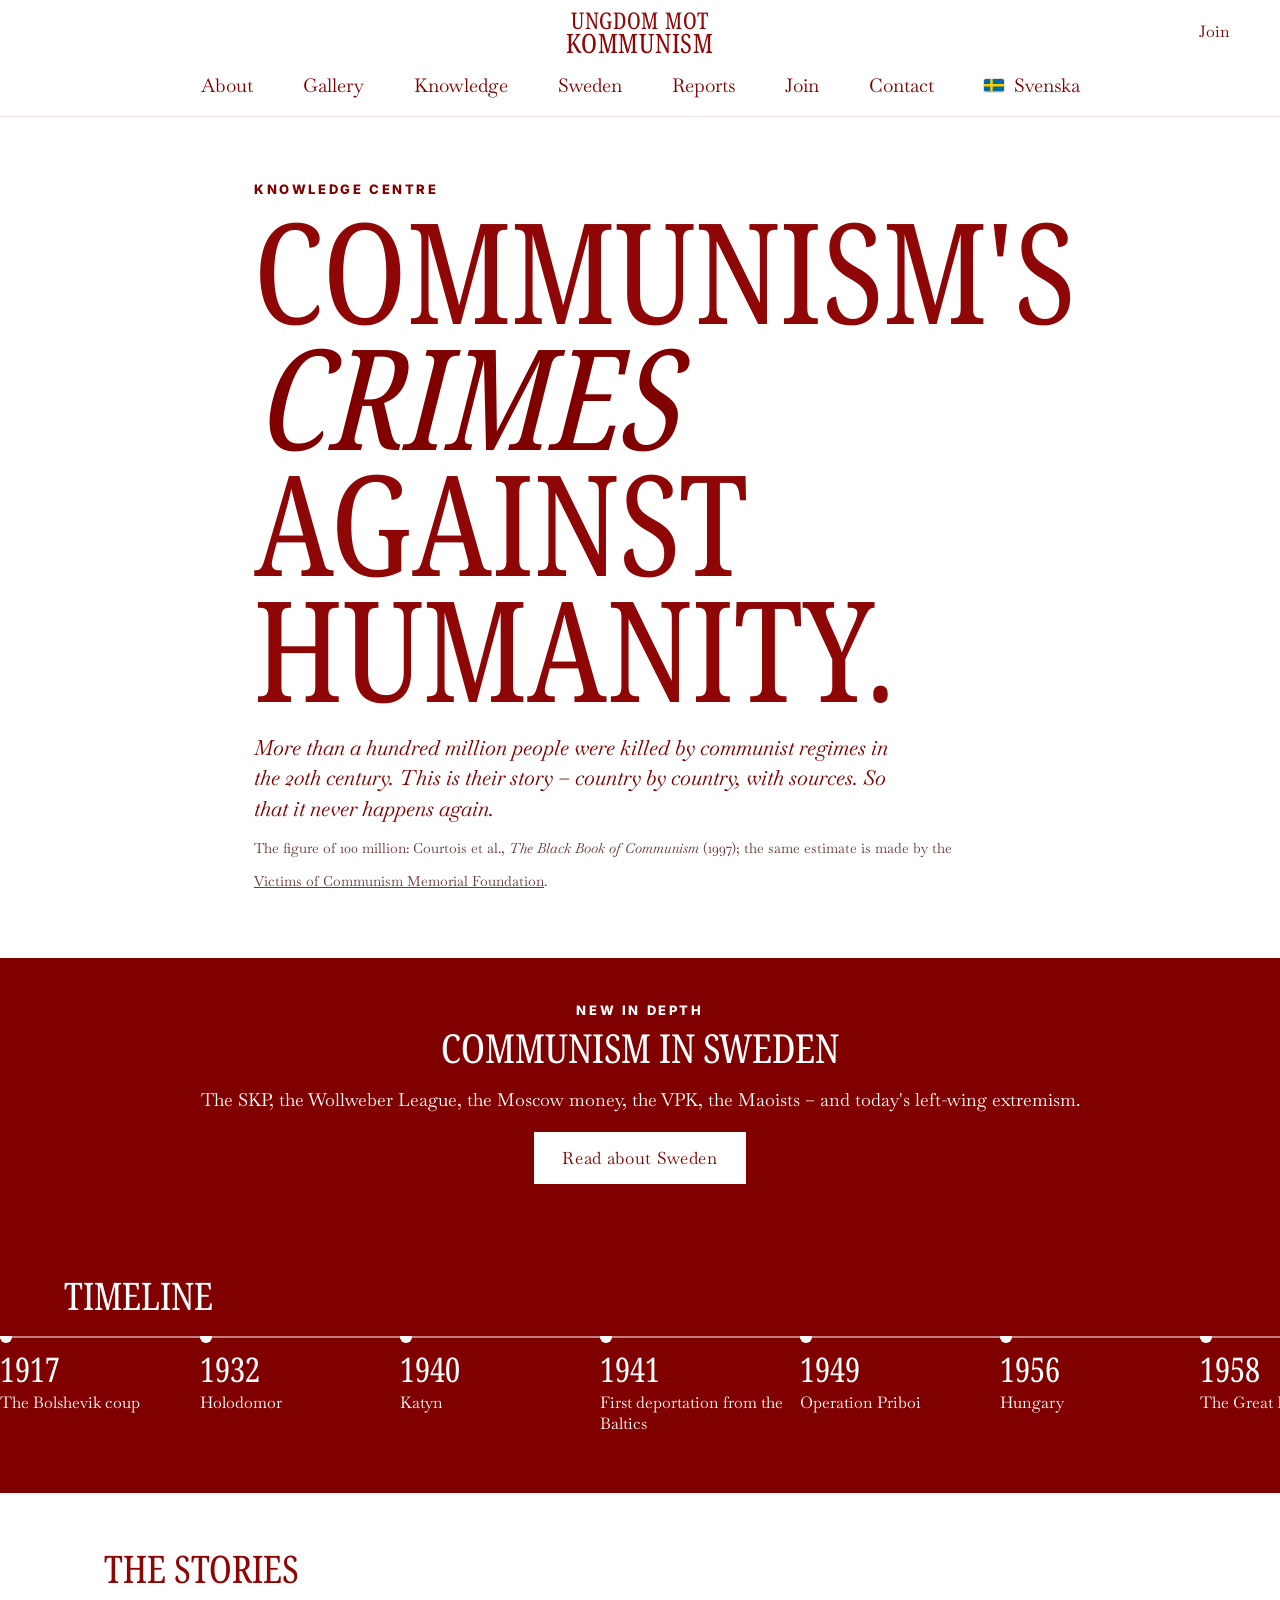
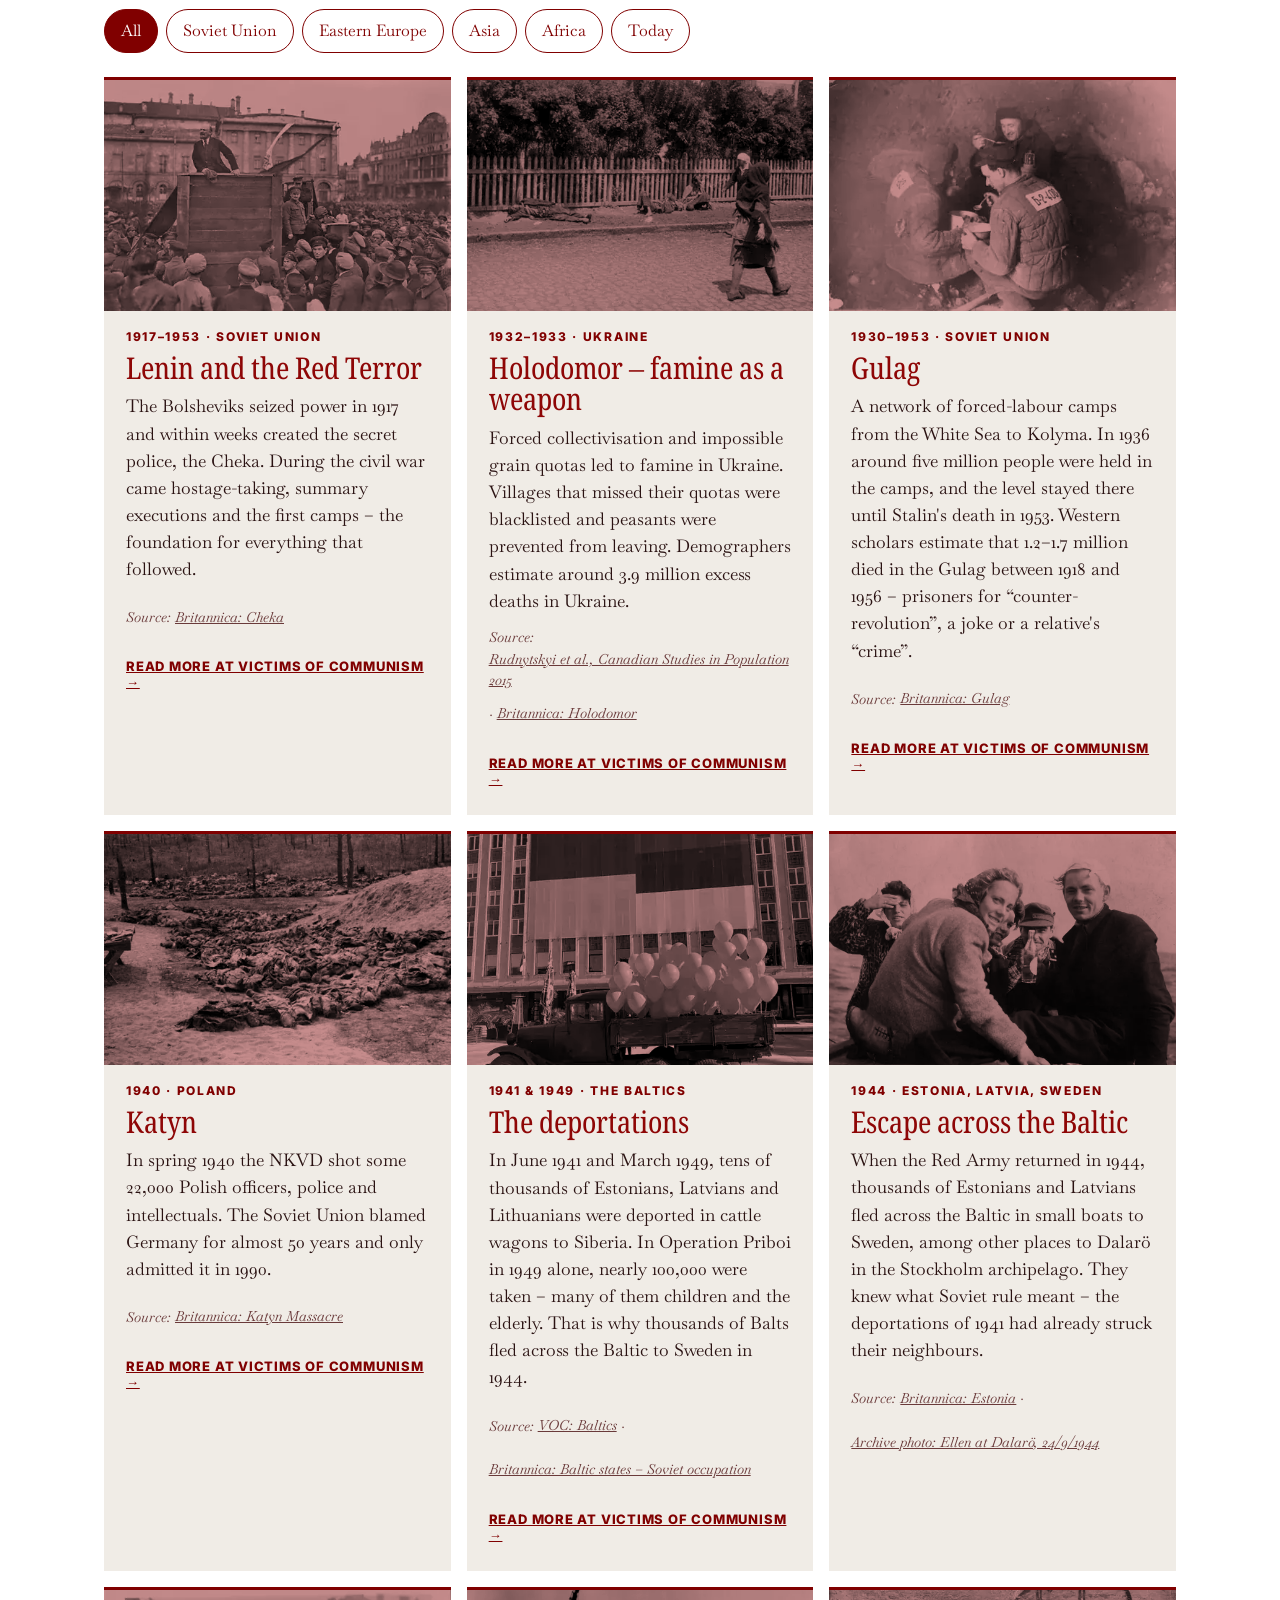
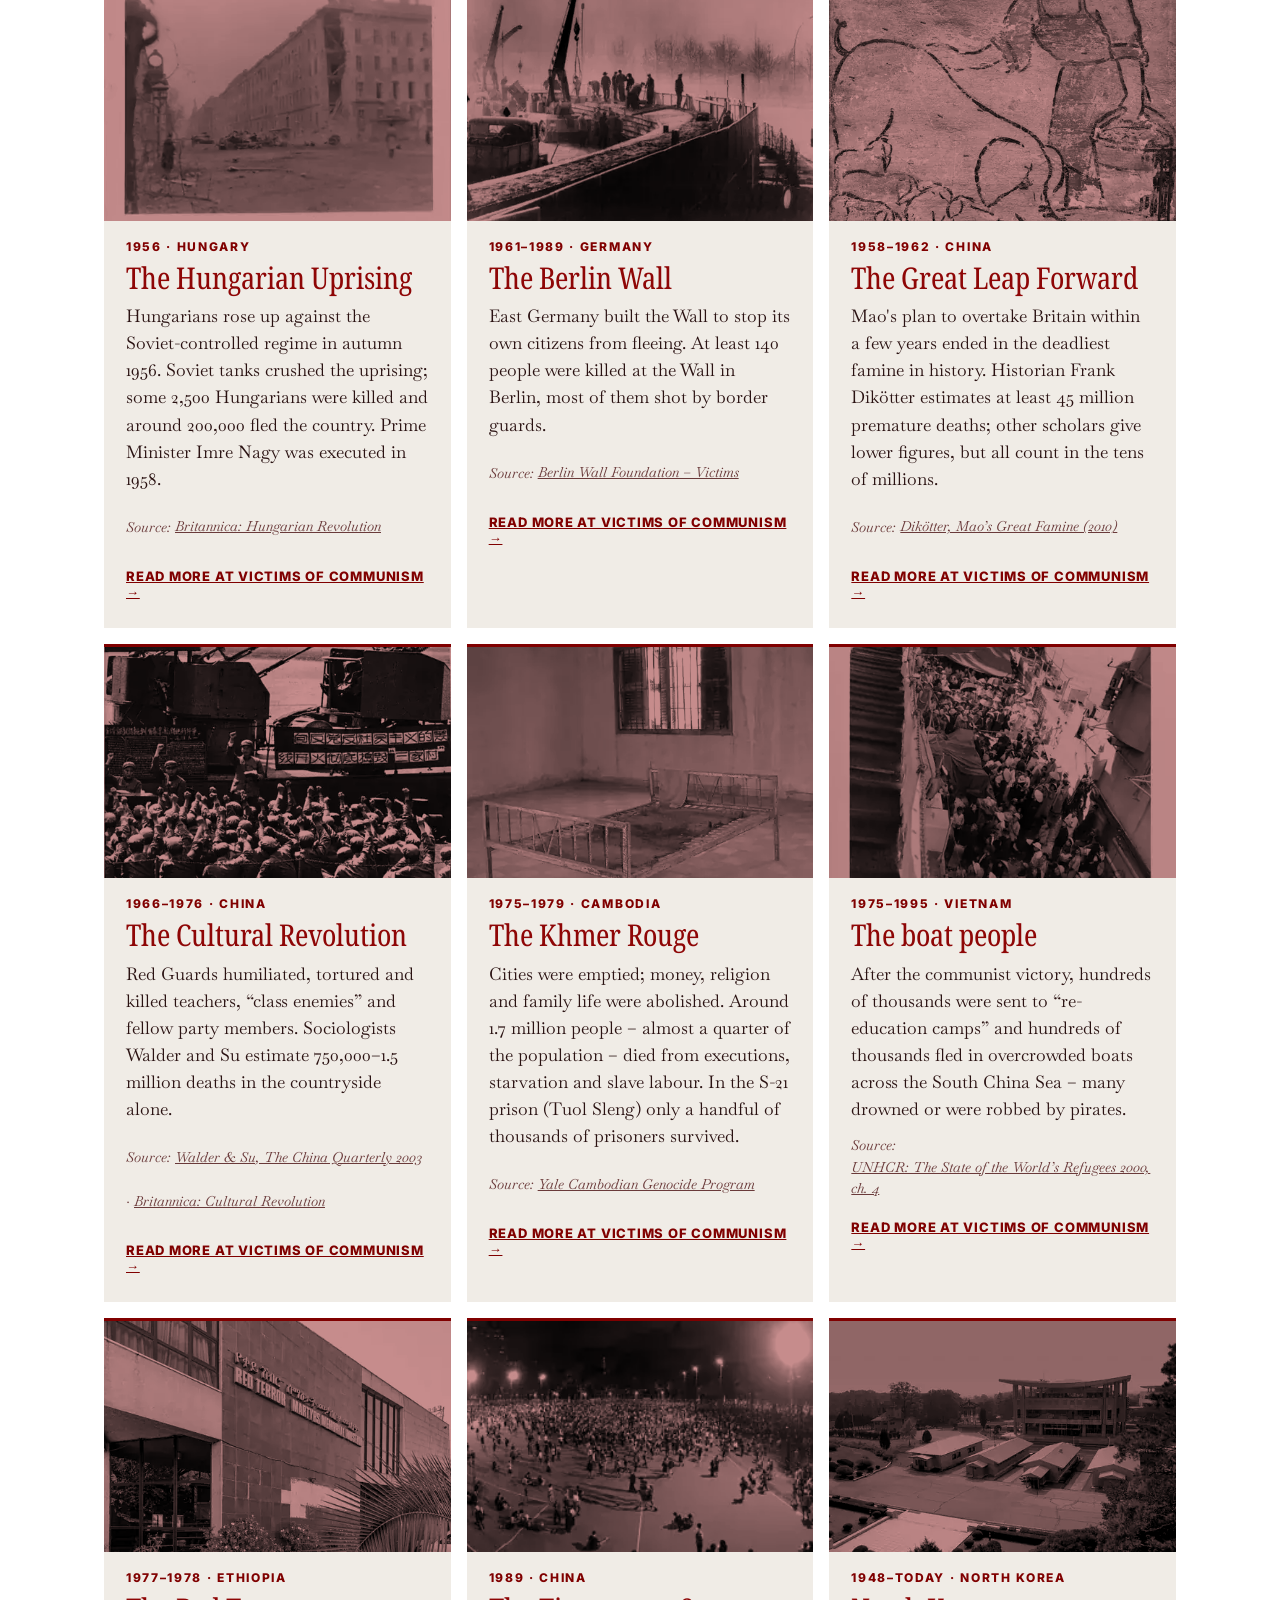
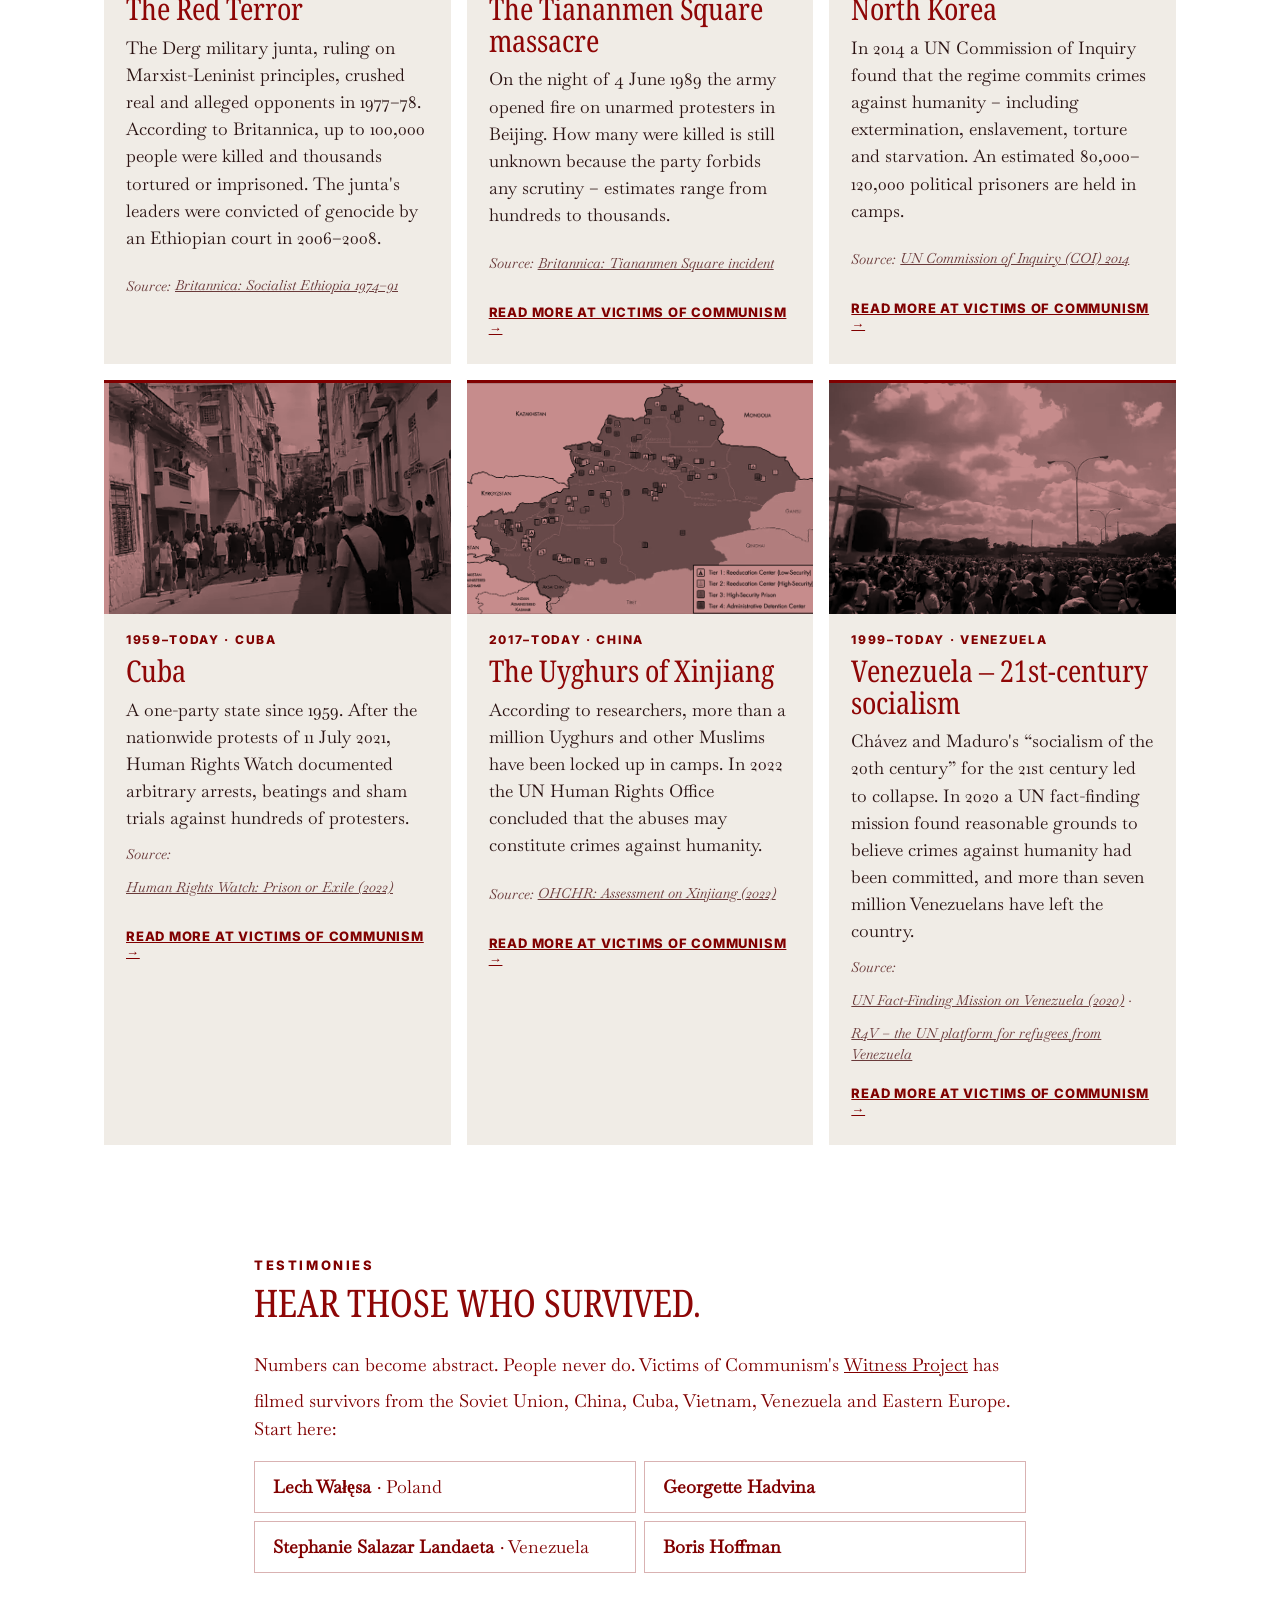
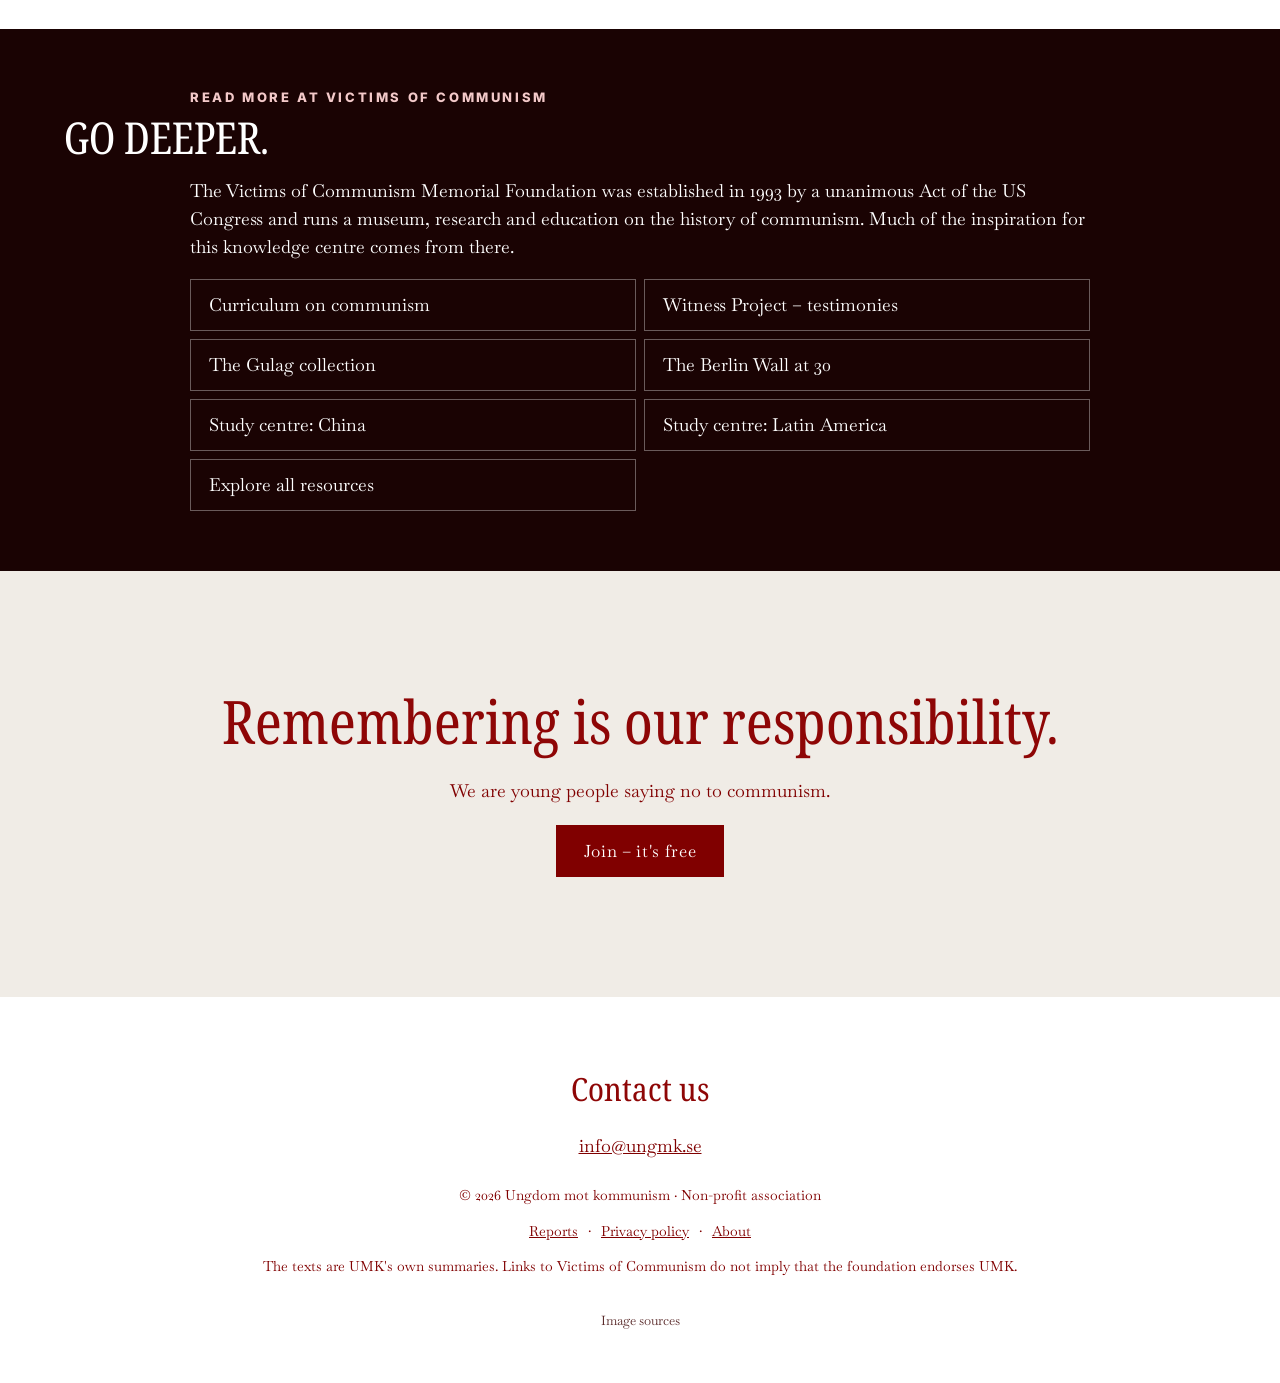
<file: en/kunskap/index.html>
<!doctype html><html lang="en"><head><meta charset="utf-8"><meta name="robots" content="noindex,nofollow"><meta name="viewport" content="width=device-width,initial-scale=1,viewport-fit=cover">
<title>Knowledge centre – communism's crimes | Ungdom mot kommunism</title><link rel="alternate" hreflang="sv" href="https://ungmk.se/kunskap/"><link rel="alternate" hreflang="en" href="https://ungmk.se/en/kunskap/"><link rel="alternate" hreflang="x-default" href="https://ungmk.se/kunskap/"><link rel="canonical" href="https://ungmk.se/en/kunskap/"><meta property="og:type" content="website"><meta property="og:site_name" content="Ungdom mot kommunism"><meta property="og:locale" content="en_GB"><meta property="og:title" content="Knowledge centre – communism's crimes | Ungdom mot kommunism"><meta property="og:description" content="Knowledge centre on communism's crimes against humanity: Holodomor, Gulag, the Khmer Rouge, the Baltics, North Korea, Cuba and more – with sources."><meta property="og:image" content="https://ungmk.se/og-image.png"><meta property="og:image:width" content="1200"><meta property="og:image:height" content="630"><meta property="og:image:alt" content="Ungdom mot kommunism – for a free Sweden"><meta name="twitter:card" content="summary_large_image"><meta name="twitter:image" content="https://ungmk.se/og-image.png"><meta property="og:url" content="https://ungmk.se/en/kunskap/">
<meta name="description" content="Knowledge centre on communism's crimes against humanity: Holodomor, Gulag, the Khmer Rouge, the Baltics, North Korea, Cuba and more – with sources.">
<meta name="theme-color" content="#800000"><link rel="icon" href="../../favicon.svg">
<link rel="preload" href="../../fonts/noto-serif-wdth.woff2" as="font" type="font/woff2" crossorigin>
<link rel="stylesheet" href="../../styles.css?v=20"><link rel="stylesheet" href="../../kunskap/kunskap.css"></head><body>
<a class="skip" href="#main">Skip to content</a>
<header class="hdr s" id="hdr">
  <button class="burger" id="burger" aria-label="Open menu" aria-expanded="false" aria-controls="menu"><i></i><i></i></button>
  <a class="wm" href="../" aria-label="Ungdom mot kommunism – home"><span class="w1">Ungdom mot</span><span class="w2">kommunism</span></a>
  <a class="hdr-cta" href="https://umk.registra.nu/" target="_blank" rel="noopener">Join</a>
  <nav class="menu" id="menu" aria-label="Main menu"><a href="../#om">About</a><a href="../#historia">Gallery</a><a href="./" aria-current="page">Knowledge</a><a href="../kunskap/sverige/">Sweden</a><a href="../rapporter/">Reports</a><a href="../#ga-med">Join</a><a href="#kontakt">Contact</a><a class="lang" href="../../kunskap/" hreflang="sv" lang="sv"><svg class="flag" viewBox="0 0 16 10" width="20" height="12.5" aria-hidden="true"><path fill="#006AA7" d="M0 0h16v10H0z"/><path fill="#FECC00" d="M5 0h2v10H5zM0 4h16v2H0z"/></svg><span>Svenska</span></a></nav>
</header>
<main id="main">
<section class="kh" aria-labelledby="h1"><p class="kick">Knowledge centre</p><h1 id="h1">Communism's<br><em>crimes</em> against<br>humanity.</h1>
<p class="lead">More than a hundred million people were killed by communist regimes in the 20th century. This is their story – country by country, with sources. So that it never happens again.</p>
<p class="small2">The figure of 100 million: Courtois et al., <cite>The Black Book of Communism</cite> (1997); the same estimate is made by the <a href="https://victimsofcommunism.org/about/" target="_blank" rel="noopener">Victims of Communism Memorial Foundation</a>.</p></section>
<section class="sweb" aria-labelledby="h-se"><p class="kick">New in depth</p><h2 id="h-se">Communism in Sweden</h2><p>The SKP, the Wollweber League, the Moscow money, the VPK, the Maoists – and today's left-wing extremism.</p><a class="btn" href="sverige/">Read about Sweden</a></section>
<section class="tl2" aria-labelledby="h-tl"><h2 id="h-tl" class="kh2">Timeline</h2><ol class="tline" tabindex="0" aria-label="Timeline 1917 to today"><li><span class="y">1917</span>The Bolshevik coup</li><li><span class="y">1932</span>Holodomor</li><li><span class="y">1940</span>Katyn</li><li><span class="y">1941</span>First deportation from the Baltics</li><li><span class="y">1949</span>Operation Priboi</li><li><span class="y">1956</span>Hungary</li><li><span class="y">1958</span>The Great Leap Forward</li><li><span class="y">1961</span>The Berlin Wall</li><li><span class="y">1966</span>The Cultural Revolution</li><li><span class="y">1975</span>The Khmer Rouge take Phnom Penh</li><li><span class="y">1977</span>The Red Terror in Ethiopia</li><li><span class="y">1989</span>Tiananmen Square · The Wall falls</li><li><span class="y">2021</span>The protests in Cuba</li><li><span class="y">Today</span>North Korea, Xinjiang, Venezuela</li></ol></section>
<section class="kc" aria-labelledby="h-k"><h2 id="h-k" class="kh2">The stories</h2>
<div class="flt" role="group" aria-label="Filter by region"><button aria-pressed="true" data-f="alla">All</button><button aria-pressed="false" data-f="sov">Soviet Union</button><button aria-pressed="false" data-f="eur">Eastern Europe</button><button aria-pressed="false" data-f="asi">Asia</button><button aria-pressed="false" data-f="afr">Africa</button><button aria-pressed="false" data-f="idag">Today</button></div>
<p class="sr-only" id="cnt" aria-live="polite"></p>
<ol class="kg" id="berattelser"><li class="k" id="lenin" data-r="sov"><figure class="kf"><img src="../../img/k-lenin-480.webp" srcset="../../img/k-lenin-480.webp 480w, ../../img/k-lenin-900.webp 900w" sizes="(min-width:821px) 33vw, 100vw" alt="Crowd after a speech by Lenin, Moscow 1920" loading="lazy" decoding="async" width="480" height="320"></figure><p class="g-y">1917–1953 · Soviet Union</p><h3>Lenin and the Red Terror</h3><p>The Bolsheviks seized power in 1917 and within weeks created the secret police, the Cheka. During the civil war came hostage-taking, summary executions and the first camps – the foundation for everything that followed.</p><p class="src">Source: <a href="https://www.britannica.com/topic/Cheka" target="_blank" rel="noopener">Britannica: Cheka</a></p><a class="voc" href="https://victimsofcommunism.org/lenin-and-the-bolshevik-revolution/" target="_blank" rel="noopener">Read more at Victims of Communism →</a></li>
<li class="k" id="holodomor" data-r="sov"><figure class="kf"><img src="../../img/k-holodomor-480.webp" srcset="../../img/k-holodomor-480.webp 480w, ../../img/k-holodomor-900.webp 900w" sizes="(min-width:821px) 33vw, 100vw" alt="Famine victims in the street in Kharkiv, 1933" loading="lazy" decoding="async" width="480" height="320"></figure><p class="g-y">1932–1933 · Ukraine</p><h3>Holodomor – famine as a weapon</h3><p>Forced collectivisation and impossible grain quotas led to famine in Ukraine. Villages that missed their quotas were blacklisted and peasants were prevented from leaving. Demographers estimate around 3.9 million excess deaths in Ukraine.</p><p class="src">Source: <a href="https://doi.org/10.25336/P6FC7G" target="_blank" rel="noopener">Rudnytskyi et al., Canadian Studies in Population 2015</a> · <a href="https://www.britannica.com/event/Holodomor" target="_blank" rel="noopener">Britannica: Holodomor</a></p><a class="voc" href="https://victimsofcommunism.org/voc-museum-open-holodomor-exhibit/" target="_blank" rel="noopener">Read more at Victims of Communism →</a></li>
<li class="k" id="gulag" data-r="sov"><figure class="kf"><img src="../../img/k-gulag-480.webp" srcset="../../img/k-gulag-480.webp 480w, ../../img/k-gulag-900.webp 900w" sizes="(min-width:821px) 33vw, 100vw" alt="Political prisoners at Intalag, Soviet Union" loading="lazy" decoding="async" width="480" height="320"></figure><p class="g-y">1930–1953 · Soviet Union</p><h3>Gulag</h3><p>A network of forced-labour camps from the White Sea to Kolyma. In 1936 around five million people were held in the camps, and the level stayed there until Stalin's death in 1953. Western scholars estimate that 1.2–1.7 million died in the Gulag between 1918 and 1956 – prisoners for “counter-revolution”, a joke or a relative's “crime”.</p><p class="src">Source: <a href="https://www.britannica.com/place/Gulag" target="_blank" rel="noopener">Britannica: Gulag</a></p><a class="voc" href="https://victimsofcommunism.org/collection/the-gulag-collection/" target="_blank" rel="noopener">Read more at Victims of Communism →</a></li>
<li class="k" id="katyn" data-r="eur"><figure class="kf"><img src="../../img/k-katyn-480.webp" srcset="../../img/k-katyn-480.webp 480w, ../../img/k-katyn-900.webp 900w" sizes="(min-width:821px) 33vw, 100vw" alt="Exhumation at Katyn, 1943" loading="lazy" decoding="async" width="480" height="320"></figure><p class="g-y">1940 · Poland</p><h3>Katyn</h3><p>In spring 1940 the NKVD shot some 22,000 Polish officers, police and intellectuals. The Soviet Union blamed Germany for almost 50 years and only admitted it in 1990.</p><p class="src">Source: <a href="https://www.britannica.com/event/Katyn-Massacre" target="_blank" rel="noopener">Britannica: Katyn Massacre</a></p><a class="voc" href="https://victimsofcommunism.org/who-were-the-victims-of-the-katyn-massacre/" target="_blank" rel="noopener">Read more at Victims of Communism →</a></li>
<li class="k" id="balt" data-r="eur"><figure class="kf"><img src="../../img/k-balt-480.webp" srcset="../../img/k-balt-480.webp 480w, ../../img/k-balt-900.webp 900w" sizes="(min-width:821px) 33vw, 100vw" alt="Remembrance day for the June deportations, Estonia 2023" loading="lazy" decoding="async" width="480" height="320"></figure><p class="g-y">1941 & 1949 · The Baltics</p><h3>The deportations</h3><p>In June 1941 and March 1949, tens of thousands of Estonians, Latvians and Lithuanians were deported in cattle wagons to Siberia. In Operation Priboi in 1949 alone, nearly 100,000 were taken – many of them children and the elderly. That is why thousands of Balts fled across the Baltic to Sweden in 1944.</p><p class="src">Source: <a href="https://victimsofcommunism.org/independence-occupation-and-deportation-in-the-baltics/" target="_blank" rel="noopener">VOC: Baltics</a> · <a href="https://www.britannica.com/place/Baltic-states" target="_blank" rel="noopener">Britannica: Baltic states – Soviet occupation</a></p><a class="voc" href="https://victimsofcommunism.org/remembering-soviet-deportations-in-estonia/" target="_blank" rel="noopener">Read more at Victims of Communism →</a></li>
<li class="k" id="flykt" data-r="eur"><figure class="kf"><img src="../../img/flykt-600.webp" srcset="../../img/flykt-600.webp 600w, ../../img/flykt-1200.webp 1200w" sizes="(min-width:821px) 33vw, 100vw" alt="Estonians fleeing to Sweden, September 1944" loading="lazy" decoding="async" width="600" height="393"></figure><p class="g-y">1944 · Estonia, Latvia, Sweden</p><h3>Escape across the Baltic</h3><p>When the Red Army returned in 1944, thousands of Estonians and Latvians fled across the Baltic in small boats to Sweden, among other places to Dalarö in the Stockholm archipelago. They knew what Soviet rule meant – the deportations of 1941 had already struck their neighbours.</p><p class="src">Source: <a href="https://www.britannica.com/place/Estonia" target="_blank" rel="noopener">Britannica: Estonia</a> · <a href="https://commons.wikimedia.org/wiki/File:P%C3%B5genikke_Rootsi_viinud_purjelaev_Ellen_24.09.1944_Dalar%C3%B6_sadamas.jpg" target="_blank" rel="noopener">Archive photo: Ellen at Dalarö, 24/9/1944</a></p></li>
<li class="k" id="ungern" data-r="eur"><figure class="kf"><img src="../../img/k-hungary-480.webp" srcset="../../img/k-hungary-480.webp 480w, ../../img/k-hungary-900.webp 900w" sizes="(min-width:821px) 33vw, 100vw" alt="Budapest 1956" loading="lazy" decoding="async" width="480" height="320"></figure><p class="g-y">1956 · Hungary</p><h3>The Hungarian Uprising</h3><p>Hungarians rose up against the Soviet-controlled regime in autumn 1956. Soviet tanks crushed the uprising; some 2,500 Hungarians were killed and around 200,000 fled the country. Prime Minister Imre Nagy was executed in 1958.</p><p class="src">Source: <a href="https://www.britannica.com/event/Hungarian-Revolution-1956" target="_blank" rel="noopener">Britannica: Hungarian Revolution</a></p><a class="voc" href="https://victimsofcommunism.org/voc-unveils-new-exhibit-on-the-hungarian-revolution-of-1956/" target="_blank" rel="noopener">Read more at Victims of Communism →</a></li>
<li class="k" id="berlin" data-r="eur"><figure class="kf"><img src="../../img/k-berlin-480.webp" srcset="../../img/k-berlin-480.webp 480w, ../../img/k-berlin-900.webp 900w" sizes="(min-width:821px) 33vw, 100vw" alt="The Berlin Wall, November 1961" loading="lazy" decoding="async" width="480" height="320"></figure><p class="g-y">1961–1989 · Germany</p><h3>The Berlin Wall</h3><p>East Germany built the Wall to stop its own citizens from fleeing. At least 140 people were killed at the Wall in Berlin, most of them shot by border guards.</p><p class="src">Source: <a href="https://www.chronik-der-mauer.de/en/victims/" target="_blank" rel="noopener">Berlin Wall Foundation – Victims</a></p><a class="voc" href="https://victimsofcommunism.org/a-divided-germany-the-iron-curtain-and-the-berlin-wall/" target="_blank" rel="noopener">Read more at Victims of Communism →</a></li>
<li class="k" id="sprang" data-r="asi"><figure class="kf"><img src="../../img/k-leap-480.webp" srcset="../../img/k-leap-480.webp 480w, ../../img/k-leap-900.webp 900w" sizes="(min-width:821px) 33vw, 100vw" alt="Propaganda painting from the Great Leap Forward" loading="lazy" decoding="async" width="480" height="320"></figure><p class="g-y">1958–1962 · China</p><h3>The Great Leap Forward</h3><p>Mao's plan to overtake Britain within a few years ended in the deadliest famine in history. Historian Frank Dikötter estimates at least 45 million premature deaths; other scholars give lower figures, but all count in the tens of millions.</p><p class="src">Source: <a href="https://www.britannica.com/event/Great-Leap-Forward" target="_blank" rel="noopener">Dikötter, Mao’s Great Famine (2010)</a></p><a class="voc" href="https://victimsofcommunism.org/china-from-mao-to-xi/" target="_blank" rel="noopener">Read more at Victims of Communism →</a></li>
<li class="k" id="kultur" data-r="asi"><figure class="kf"><img src="../../img/k-cultrev-480.webp" srcset="../../img/k-cultrev-480.webp 480w, ../../img/k-cultrev-900.webp 900w" sizes="(min-width:821px) 33vw, 100vw" alt="Struggle session during the Cultural Revolution, 1966" loading="lazy" decoding="async" width="480" height="320"></figure><p class="g-y">1966–1976 · China</p><h3>The Cultural Revolution</h3><p>Red Guards humiliated, tortured and killed teachers, “class enemies” and fellow party members. Sociologists Walder and Su estimate 750,000–1.5 million deaths in the countryside alone.</p><p class="src">Source: <a href="https://doi.org/10.1017/S0009443903000044" target="_blank" rel="noopener">Walder & Su, The China Quarterly 2003</a> · <a href="https://www.britannica.com/event/Cultural-Revolution" target="_blank" rel="noopener">Britannica: Cultural Revolution</a></p><a class="voc" href="https://victimsofcommunism.org/china-from-mao-to-xi/" target="_blank" rel="noopener">Read more at Victims of Communism →</a></li>
<li class="k" id="khmer" data-r="asi"><figure class="kf"><img src="../../img/k-khmer-480.webp" srcset="../../img/k-khmer-480.webp 480w, ../../img/k-khmer-900.webp 900w" sizes="(min-width:821px) 33vw, 100vw" alt="Cell in the S-21 prison (Tuol Sleng)" loading="lazy" decoding="async" width="480" height="320"></figure><p class="g-y">1975–1979 · Cambodia</p><h3>The Khmer Rouge</h3><p>Cities were emptied; money, religion and family life were abolished. Around 1.7 million people – almost a quarter of the population – died from executions, starvation and slave labour. In the S-21 prison (Tuol Sleng) only a handful of thousands of prisoners survived.</p><p class="src">Source: <a href="https://gsp.yale.edu/case-studies/cambodian-genocide-program" target="_blank" rel="noopener">Yale Cambodian Genocide Program</a></p><a class="voc" href="https://victimsofcommunism.org/pol-pot-and-cambodia/" target="_blank" rel="noopener">Read more at Victims of Communism →</a></li>
<li class="k" id="bat" data-r="asi"><figure class="kf"><img src="../../img/k-boat-480.webp" srcset="../../img/k-boat-480.webp 480w, ../../img/k-boat-900.webp 900w" sizes="(min-width:821px) 33vw, 100vw" alt="Vietnamese boat people being rescued" loading="lazy" decoding="async" width="480" height="320"></figure><p class="g-y">1975–1995 · Vietnam</p><h3>The boat people</h3><p>After the communist victory, hundreds of thousands were sent to “re-education camps” and hundreds of thousands fled in overcrowded boats across the South China Sea – many drowned or were robbed by pirates.</p><p class="src">Source: <a href="https://www.unhcr.org/publications/state-worlds-refugees-2000-fifty-years-humanitarian-action" target="_blank" rel="noopener">UNHCR: The State of the World’s Refugees 2000, ch. 4</a></p><a class="voc" href="https://victimsofcommunism.org/vietnamese-weigh-in-on-global-migration-crisis/" target="_blank" rel="noopener">Read more at Victims of Communism →</a></li>
<li class="k" id="etiopien" data-r="afr"><figure class="kf"><img src="../../img/k-ethiopia-480.webp" srcset="../../img/k-ethiopia-480.webp 480w, ../../img/k-ethiopia-900.webp 900w" sizes="(min-width:821px) 33vw, 100vw" alt="Red Terror Martyrs' Memorial Museum in Addis Ababa" loading="lazy" decoding="async" width="480" height="320"></figure><p class="g-y">1977–1978 · Ethiopia</p><h3>The Red Terror</h3><p>The Derg military junta, ruling on Marxist-Leninist principles, crushed real and alleged opponents in 1977–78. According to Britannica, up to 100,000 people were killed and thousands tortured or imprisoned. The junta's leaders were convicted of genocide by an Ethiopian court in 2006–2008.</p><p class="src">Source: <a href="https://www.britannica.com/place/Ethiopia/Socialist-Ethiopia-1974-91" target="_blank" rel="noopener">Britannica: Socialist Ethiopia 1974–91</a></p></li>
<li class="k" id="tiananmen" data-r="asi"><figure class="kf"><img src="../../img/k-tiananmen-480.webp" srcset="../../img/k-tiananmen-480.webp 480w, ../../img/k-tiananmen-900.webp 900w" sizes="(min-width:821px) 33vw, 100vw" alt="Tiananmen vigil in Hong Kong, 2020" loading="lazy" decoding="async" width="480" height="320"></figure><p class="g-y">1989 · China</p><h3>The Tiananmen Square massacre</h3><p>On the night of 4 June 1989 the army opened fire on unarmed protesters in Beijing. How many were killed is still unknown because the party forbids any scrutiny – estimates range from hundreds to thousands.</p><p class="src">Source: <a href="https://www.britannica.com/event/Tiananmen-Square-incident" target="_blank" rel="noopener">Britannica: Tiananmen Square incident</a></p><a class="voc" href="https://victimsofcommunism.org/tiananmen-mothers-never-forget/" target="_blank" rel="noopener">Read more at Victims of Communism →</a></li>
<li class="k" id="nordkorea" data-r="idag"><figure class="kf"><img src="../../img/k-nkorea-480.webp" srcset="../../img/k-nkorea-480.webp 480w, ../../img/k-nkorea-900.webp 900w" sizes="(min-width:821px) 33vw, 100vw" alt="Panmunjom on the border with North Korea" loading="lazy" decoding="async" width="480" height="320"></figure><p class="g-y">1948–today · North Korea</p><h3>North Korea</h3><p>In 2014 a UN Commission of Inquiry found that the regime commits crimes against humanity – including extermination, enslavement, torture and starvation. An estimated 80,000–120,000 political prisoners are held in camps.</p><p class="src">Source: <a href="https://www.ohchr.org/en/hr-bodies/hrc/co-idprk/commission-inquiry-on-h-rin-dprk" target="_blank" rel="noopener">UN Commission of Inquiry (COI) 2014</a></p><a class="voc" href="https://victimsofcommunism.org/the-brutal-truth-of-communism-in-north-korea/" target="_blank" rel="noopener">Read more at Victims of Communism →</a></li>
<li class="k" id="kuba" data-r="idag"><figure class="kf"><img src="../../img/k-cuba-480.webp" srcset="../../img/k-cuba-480.webp 480w, ../../img/k-cuba-900.webp 900w" sizes="(min-width:821px) 33vw, 100vw" alt="Protests in Havana, 11 July 2021" loading="lazy" decoding="async" width="480" height="320"></figure><p class="g-y">1959–today · Cuba</p><h3>Cuba</h3><p>A one-party state since 1959. After the nationwide protests of 11 July 2021, Human Rights Watch documented arbitrary arrests, beatings and sham trials against hundreds of protesters.</p><p class="src">Source: <a href="https://www.hrw.org/report/2022/07/11/prison-or-exile/cubas-systematic-repression-july-2021-demonstrators" target="_blank" rel="noopener">Human Rights Watch: Prison or Exile (2022)</a></p><a class="voc" href="https://victimsofcommunism.org/voc-exposes-cubas-torture-of-political-prisoners-in-new-report/" target="_blank" rel="noopener">Read more at Victims of Communism →</a></li>
<li class="k" id="uigurer" data-r="idag"><figure class="kf"><img src="../../img/g-xinjiang.webp" alt="Map of internment camps in Xinjiang" loading="lazy" decoding="async" width="480" height="320"></figure><p class="g-y">2017–today · China</p><h3>The Uyghurs of Xinjiang</h3><p>According to researchers, more than a million Uyghurs and other Muslims have been locked up in camps. In 2022 the UN Human Rights Office concluded that the abuses may constitute crimes against humanity.</p><p class="src">Source: <a href="https://www.ohchr.org/en/documents/country-reports/ohchr-assessment-human-rights-concerns-xinjiang-uyghur-autonomous-region" target="_blank" rel="noopener">OHCHR: Assessment on Xinjiang (2022)</a></p><a class="voc" href="https://victimsofcommunism.org/what-evidence-shows-about-china-and-uyghur-forced-labor/" target="_blank" rel="noopener">Read more at Victims of Communism →</a></li>
<li class="k" id="venezuela" data-r="idag"><figure class="kf"><img src="../../img/k-venezuela-480.webp" srcset="../../img/k-venezuela-480.webp 480w, ../../img/k-venezuela-900.webp 900w" sizes="(min-width:821px) 33vw, 100vw" alt="Protest march in Venezuela, 2017" loading="lazy" decoding="async" width="480" height="320"></figure><p class="g-y">1999–today · Venezuela</p><h3>Venezuela – 21st-century socialism</h3><p>Chávez and Maduro's “socialism of the 20th century” for the 21st century led to collapse. In 2020 a UN fact-finding mission found reasonable grounds to believe crimes against humanity had been committed, and more than seven million Venezuelans have left the country.</p><p class="src">Source: <a href="https://www.ohchr.org/en/hr-bodies/hrc/ffmv/index" target="_blank" rel="noopener">UN Fact-Finding Mission on Venezuela (2020)</a> · <a href="https://www.r4v.info/en/refugeeandmigrants" target="_blank" rel="noopener">R4V – the UN platform for refugees from Venezuela</a></p><a class="voc" href="https://victimsofcommunism.org/the-path-forward-in-venezuela/" target="_blank" rel="noopener">Read more at Victims of Communism →</a></li>
</ol></section>
<section class="wit" aria-labelledby="h-w"><p class="kick">Testimonies</p><h2 id="h-w" class="kh2">Hear those who survived.</h2>
<p>Numbers can become abstract. People never do. Victims of Communism's <a href="https://victimsofcommunism.org/programs/witness-project/" target="_blank" rel="noopener">Witness Project</a> has filmed survivors from the Soviet Union, China, Cuba, Vietnam, Venezuela and Eastern Europe. Start here:</p>
<ul class="wl"><li><a href="https://victimsofcommunism.org/witness/lech-walesa/" target="_blank" rel="noopener"><b>Lech Wałęsa</b> · Poland</a></li><li><a href="https://victimsofcommunism.org/witness/georgette-hadvina/" target="_blank" rel="noopener"><b>Georgette Hadvina</b></a></li><li><a href="https://victimsofcommunism.org/witness/stephanie-salazar-landaeta/" target="_blank" rel="noopener"><b>Stephanie Salazar Landaeta</b> · Venezuela</a></li><li><a href="https://victimsofcommunism.org/witness-boris-hoffman/" target="_blank" rel="noopener"><b>Boris Hoffman</b></a></li></ul></section>
<section class="voc2" aria-labelledby="h-v"><p class="kick">Read more at Victims of Communism</p><h2 id="h-v">Go deeper.</h2>
<p>The Victims of Communism Memorial Foundation was established in 1993 by a unanimous Act of the US Congress and runs a museum, research and education on the history of communism. Much of the inspiration for this knowledge centre comes from there.</p>
<ul class="vl"><li><a href="https://victimsofcommunism.org/curriculum/" target="_blank" rel="noopener">Curriculum on communism</a></li><li><a href="https://victimsofcommunism.org/programs/witness-project/" target="_blank" rel="noopener">Witness Project – testimonies</a></li><li><a href="https://victimsofcommunism.org/collection/the-gulag-collection/" target="_blank" rel="noopener">The Gulag collection</a></li><li><a href="https://victimsofcommunism.org/collection/berlin-wall-30/" target="_blank" rel="noopener">The Berlin Wall at 30</a></li><li><a href="https://victimsofcommunism.org/study-center/china/" target="_blank" rel="noopener">Study centre: China</a></li><li><a href="https://victimsofcommunism.org/study-center/latin-america/" target="_blank" rel="noopener">Study centre: Latin America</a></li><li><a href="https://victimsofcommunism.org/explore/" target="_blank" rel="noopener">Explore all resources</a></li></ul></section>
<section class="join" id="ga-med" aria-labelledby="h-join"><h2 id="h-join">Remembering is our responsibility.</h2><p>We are young people saying no to communism.</p><a class="btn" href="https://umk.registra.nu/" target="_blank" rel="noopener">Join – it's free</a></section>
</main>
<footer class="foot" id="kontakt"><h2>Contact us</h2><a class="mail" href="mailto:info@ungmk.se">info@ungmk.se</a>
<p class="small">© 2026 Ungdom mot kommunism · Non-profit association<br><a href="../rapporter/">Reports</a> · <a href="../integritet.html">Privacy policy</a> · <a href="../om-oss.html">About</a><br>The texts are UMK's own summaries. Links to Victims of Communism do not imply that the foundation endorses UMK.</p><details class="cred"><summary>Image sources</summary><p>All images via Wikimedia Commons, cropped and toned: <a href="https://commons.wikimedia.org/wiki/File:After_Lenin_Speech_1920.jpg" target="_blank" rel="noopener">After Lenin Speech 1920</a> – Grigory Petrovich Goldstein, Public domain; <a href="https://commons.wikimedia.org/wiki/File:HolodomorKharkiv_1933_Wienerberger.jpg" target="_blank" rel="noopener">HolodomorKharkiv 1933 Wienerberger</a> – Alexander Wienerberger, Public domain; <a href="https://commons.wikimedia.org/wiki/File:Political_prisoners_at_Intalag,_USSR.jpg" target="_blank" rel="noopener">Political prisoners at Intalag, USSR</a> – Rights: Kauno IX forto muziejus / Kaunas 9th Fort Museum, CC BY 4.0; <a href="https://commons.wikimedia.org/wiki/File:The_Katyn_Massacre,_1940_HU106212.jpg" target="_blank" rel="noopener">The Katyn Massacre, 1940 HU106212</a> – German official photographer, Public domain; <a href="https://commons.wikimedia.org/wiki/File:June_Deportation_Remembrance_Day_Estonia,_2023.jpg" target="_blank" rel="noopener">June Deportation Remembrance Day Estonia, 2023</a> – NAFO, CC0; <a href="https://commons.wikimedia.org/wiki/File:1956,_Budapest,_%C3%9Cll%C5%91i_%C3%BAt_-_Ferenc_k%C3%B6r%C3%BAt,_Kili%C3%A1n_laktanya.jpg" target="_blank" rel="noopener">1956, Budapest, Üllői út - Ferenc körút, Kilián laktanya</a> – Unknown authorUnknown author, Public domain; <a href="https://commons.wikimedia.org/wiki/File:Berlin_Wall_1961-11-20.jpg" target="_blank" rel="noopener">Berlin Wall 1961-11-20</a> – National Archives, Public domain; <a href="https://commons.wikimedia.org/wiki/File:A_Great_Leap_Forward_Propaganda_Painting_on_the_Wall_of_a_Rural_House_in_Shanghai.jpg" target="_blank" rel="noopener">A Great Leap Forward Propaganda Painting on the Wall of a Rural House </a> – Fayhoo, CC BY-SA 3.0; <a href="https://commons.wikimedia.org/wiki/File:1966-10_1966%E5%B9%B4%E5%AF%B9%E4%B8%89%E5%AE%B6%E6%9D%91%E7%9A%84%E6%89%B9%E5%88%A4.jpg" target="_blank" rel="noopener">1966-10 1966年对三家村的批判</a> – 《人民画报》, Public domain; <a href="https://commons.wikimedia.org/wiki/File:Tuol_Sleng_-_S21_-_Phnom_Penh_-_06.JPG" target="_blank" rel="noopener">Tuol Sleng - S21 - Phnom Penh - 06</a> – Adam Jones Adam63, CC BY-SA 3.0; <a href="https://commons.wikimedia.org/wiki/File:Vietnamese_refugees_on_board_USS_MAGOFFIN.jpg" target="_blank" rel="noopener">Vietnamese refugees on board USS MAGOFFIN</a> – Naval History and Heritage Command, Public domain; <a href="https://commons.wikimedia.org/wiki/File:Red_Terror_Martyrs%27_Memorial_Museum_in_Addis_Ababa_02.jpg" target="_blank" rel="noopener">Red Terror Martyrs&#x27; Memorial Museum in Addis Ababa 02</a> – Ninaras, CC BY 4.0; <a href="https://commons.wikimedia.org/wiki/File:Panoramic_view_in_31st_Anniversary_of_1989_Tiananmen_Square_protests_in_Hong_Kong.jpg" target="_blank" rel="noopener">Panoramic view in 31st Anniversary of 1989 Tiananmen Square protests i</a> – だ＊ぜ, CC BY-SA 4.0; <a href="https://commons.wikimedia.org/wiki/File:DMZ_AT_PANMUNJOM_DPRK_(NORTH_KOREA)OCT_2012_(8157355503).jpg" target="_blank" rel="noopener">DMZ AT PANMUNJOM DPRK (NORTH KOREA)OCT 2012 (8157355503)</a> – calflier001, CC BY-SA 2.0; <a href="https://commons.wikimedia.org/wiki/File:Protests_in_Havana_against_the_government_of_Cuba_1.png" target="_blank" rel="noopener">Protests in Havana against the government of Cuba 1</a> – 14ymedio, CC BY 3.0; <a href="https://commons.wikimedia.org/wiki/File:We_Are_Millions_March_Venezuela_2017.jpg" target="_blank" rel="noopener">We Are Millions March Venezuela 2017</a> – NoonIcarus, CC BY-SA 4.0. Archive images from the home page (the 1944 escape, U 137, the Xinjiang map, Tuol Sleng): see credits on the <a href="../">home page</a>. </p></details></footer>
<script>(()=>{const b=document.getElementById('burger'),m=document.getElementById('menu');b.onclick=()=>{const o=b.getAttribute('aria-expanded')!=='true';b.setAttribute('aria-expanded',o);b.setAttribute('aria-label',o?'Close menu':'Open menu');m.classList.toggle('open',o);document.body.style.overflow=o?'hidden':''};
const bs=document.querySelectorAll('.flt button'),ks=document.querySelectorAll('.k'),cn=document.getElementById('cnt');bs.forEach(x=>x.onclick=()=>{const f=x.dataset.f;let n=0;bs.forEach(y=>y.setAttribute('aria-pressed',y===x));ks.forEach(k=>{const s=f==='alla'||k.dataset.r===f;k.hidden=!s;n+=s});cn.textContent=n+' berättelser visas'})})()</script>
</body></html>
</file>
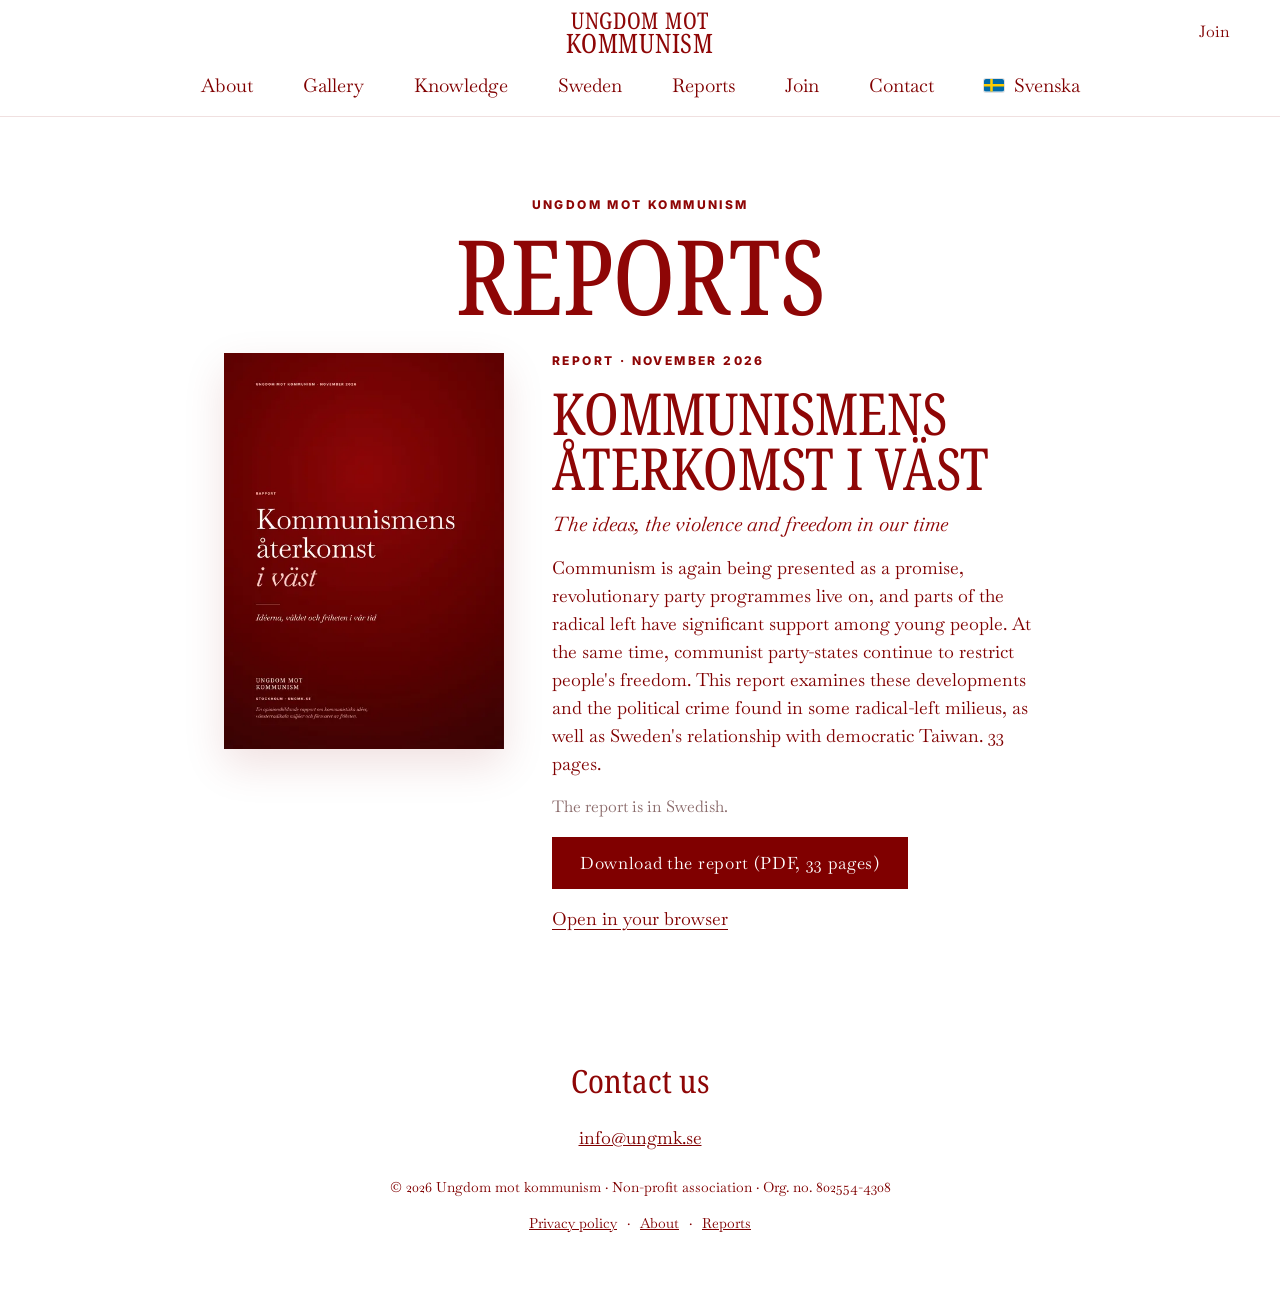
<file: en/rapporter/index.html>
<!doctype html>
<html lang="en">
<head>
  <meta charset="utf-8">
  <meta name="robots" content="noindex,nofollow"><meta name="viewport" content="width=device-width,initial-scale=1,viewport-fit=cover">
  <title>Kommunismens återkomst i väst – report | Ungdom mot kommunism</title>
  <link rel="alternate" hreflang="sv" href="https://ungmk.se/rapporter/">
  <link rel="alternate" hreflang="en" href="https://ungmk.se/en/rapporter/">
  <link rel="alternate" hreflang="x-default" href="https://ungmk.se/rapporter/">
  <link rel="canonical" href="https://ungmk.se/en/rapporter/">
  <meta property="og:type" content="website">
  <meta property="og:site_name" content="Ungdom mot kommunism">
  <meta property="og:locale" content="en_GB">
  <meta property="og:title" content="Kommunismens återkomst i väst – report from Ungdom mot kommunism">
  <meta property="og:description" content="Communism is again being presented as a promise, and parts of the radical left have significant support among young people. This report examines communist ideas, radical-left milieus and political crime, communist party-states, and support for democratic Taiwan. 33 pages. The report is in Swedish.">
  <meta property="og:image" content="https://ungmk.se/rapporter/omslag-kommunismens-aterkomst.jpg">
  <meta property="og:image:width" content="1200">
  <meta property="og:image:height" content="1697">
  <meta property="og:image:alt" content="Cover: Kommunismens återkomst i väst – report from Ungdom mot kommunism">
  <meta property="og:url" content="https://ungmk.se/en/rapporter/">
  <meta name="twitter:card" content="summary_large_image">
  <meta name="twitter:image" content="https://ungmk.se/rapporter/omslag-kommunismens-aterkomst.jpg">
  <meta name="description" content="Communism is again being presented as a promise, and parts of the radical left have significant support among young people. This report examines communist ideas, radical-left milieus and political crime, communist party-states, and support for democratic Taiwan. 33 pages. The report is in Swedish.">
  <meta name="theme-color" content="#800000">
  <link rel="icon" href="../../favicon.svg">
  <link rel="preload" href="../../fonts/noto-serif-wdth.woff2" as="font" type="font/woff2" crossorigin>
  <link rel="stylesheet" href="../../styles.css?v=20">
</head>
<body>
<a class="skip" href="#main">Skip to content</a>
<header class="hdr s" id="hdr">
  <button class="burger" id="burger" aria-label="Open menu" aria-expanded="false" aria-controls="menu"><i></i><i></i></button>
  <a class="wm" href="../" aria-label="Ungdom mot kommunism – home"><span class="w1">Ungdom mot</span><span class="w2">kommunism</span></a>
  <a class="hdr-cta" href="https://umk.registra.nu/" target="_blank" rel="noopener">Join</a>
  <nav class="menu" id="menu" aria-label="Main menu"><a href="../#om">About</a><a href="../#historia">Gallery</a><a href="../kunskap/">Knowledge</a><a href="../kunskap/sverige/">Sweden</a><a href="./" aria-current="page">Reports</a><a href="../#ga-med">Join</a><a href="#kontakt">Contact</a><a class="lang" href="../../rapporter/" hreflang="sv" lang="sv"><svg class="flag" viewBox="0 0 16 10" width="20" height="12.5" aria-hidden="true"><path fill="#006AA7" d="M0 0h16v10H0z"/><path fill="#FECC00" d="M5 0h2v10H5zM0 4h16v2H0z"/></svg><span>Svenska</span></a></nav>
</header>
<section class="pol-h" aria-labelledby="h1"><p class="pol-kick">Ungdom mot kommunism</p><h1 id="h1">Reports</h1></section>
<main id="main" class="rp">
  <article class="rcard">
    <figure>
      <picture>
        <source type="image/webp" srcset="../../rapporter/omslag-480.webp 480w, ../../rapporter/omslag-800.webp 800w, ../../rapporter/omslag-kommunismens-aterkomst.webp 1200w" sizes="(min-width:821px) 280px, 86vw">
        <img src="../../rapporter/omslag-kommunismens-aterkomst.jpg" width="1200" height="1697" alt="Cover of the report Kommunismens återkomst i väst, from Ungdom mot kommunism">
      </picture>
    </figure>
    <div>
      <p class="rc-kick">Report · November 2026</p>
      <h2>Kommunismens återkomst i väst</h2>
      <p class="rc-sub">The ideas, the violence and freedom in our time</p>
      <p>Communism is again being presented as a promise, revolutionary party programmes live on, and parts of the radical left have significant support among young people. At the same time, communist party-states continue to restrict people's freedom. This report examines these developments and the political crime found in some radical-left milieus, as well as Sweden's relationship with democratic Taiwan. 33 pages.</p>
      <p class="rc-note">The report is in Swedish.</p>
      <div class="rc-acts">
        <a class="btn" href="../../rapporter/umk-rapport-kommunismens-aterkomst-i-vast.pdf" download="UMK-Kommunismens-aterkomst-i-vast.pdf">Download the report (PDF, 33 pages)</a>
        <a class="rc-view" href="../../rapporter/umk-rapport-kommunismens-aterkomst-i-vast.pdf" target="_blank" rel="noopener">Open in your browser</a>
      </div>
    </div>
  </article>
</main>
<footer class="foot" id="kontakt">
  <h2>Contact us</h2>
  <a class="mail" href="mailto:info@ungmk.se">info@ungmk.se</a>
  <p class="small">© 2026 Ungdom mot kommunism · Non-profit association · Org. no. 802554-4308<br><a href="../integritet.html">Privacy policy</a> · <a href="../om-oss.html">About</a> · <a href="./" aria-current="page">Reports</a></p>
</footer>
<script>(()=>{const b=document.getElementById('burger'),m=document.getElementById('menu'),s=o=>{b.setAttribute('aria-expanded',o);b.setAttribute('aria-label',o?(document.documentElement.lang==='en'?'Close menu':'Stäng meny'):(document.documentElement.lang==='en'?'Open menu':'Öppna meny'));m.classList.toggle('open',o);document.body.style.overflow=o?'hidden':''};b.onclick=()=>s(b.getAttribute('aria-expanded')!=='true');m.querySelectorAll('a').forEach(a=>a.onclick=()=>s(false));addEventListener('keydown',e=>{if(e.key==='Escape')s(false)})})()</script>
</body>
</html>
</file>
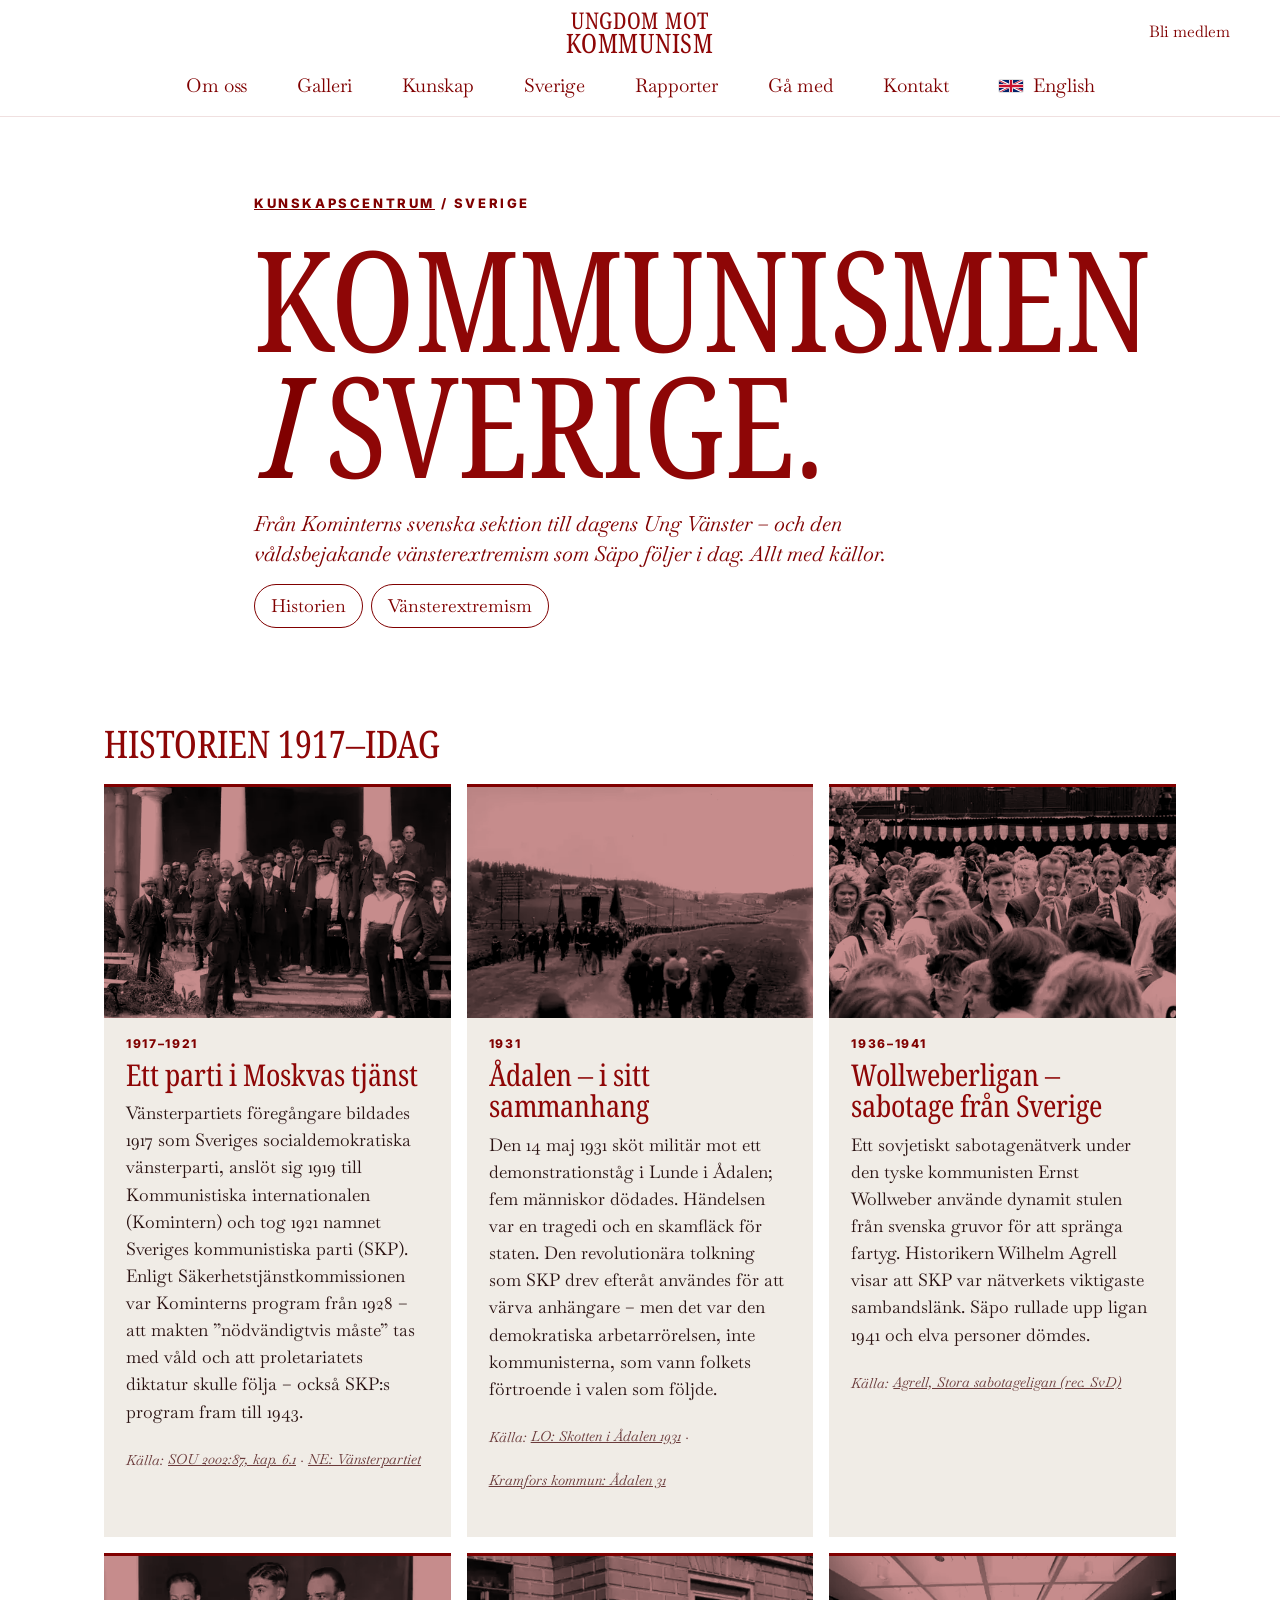
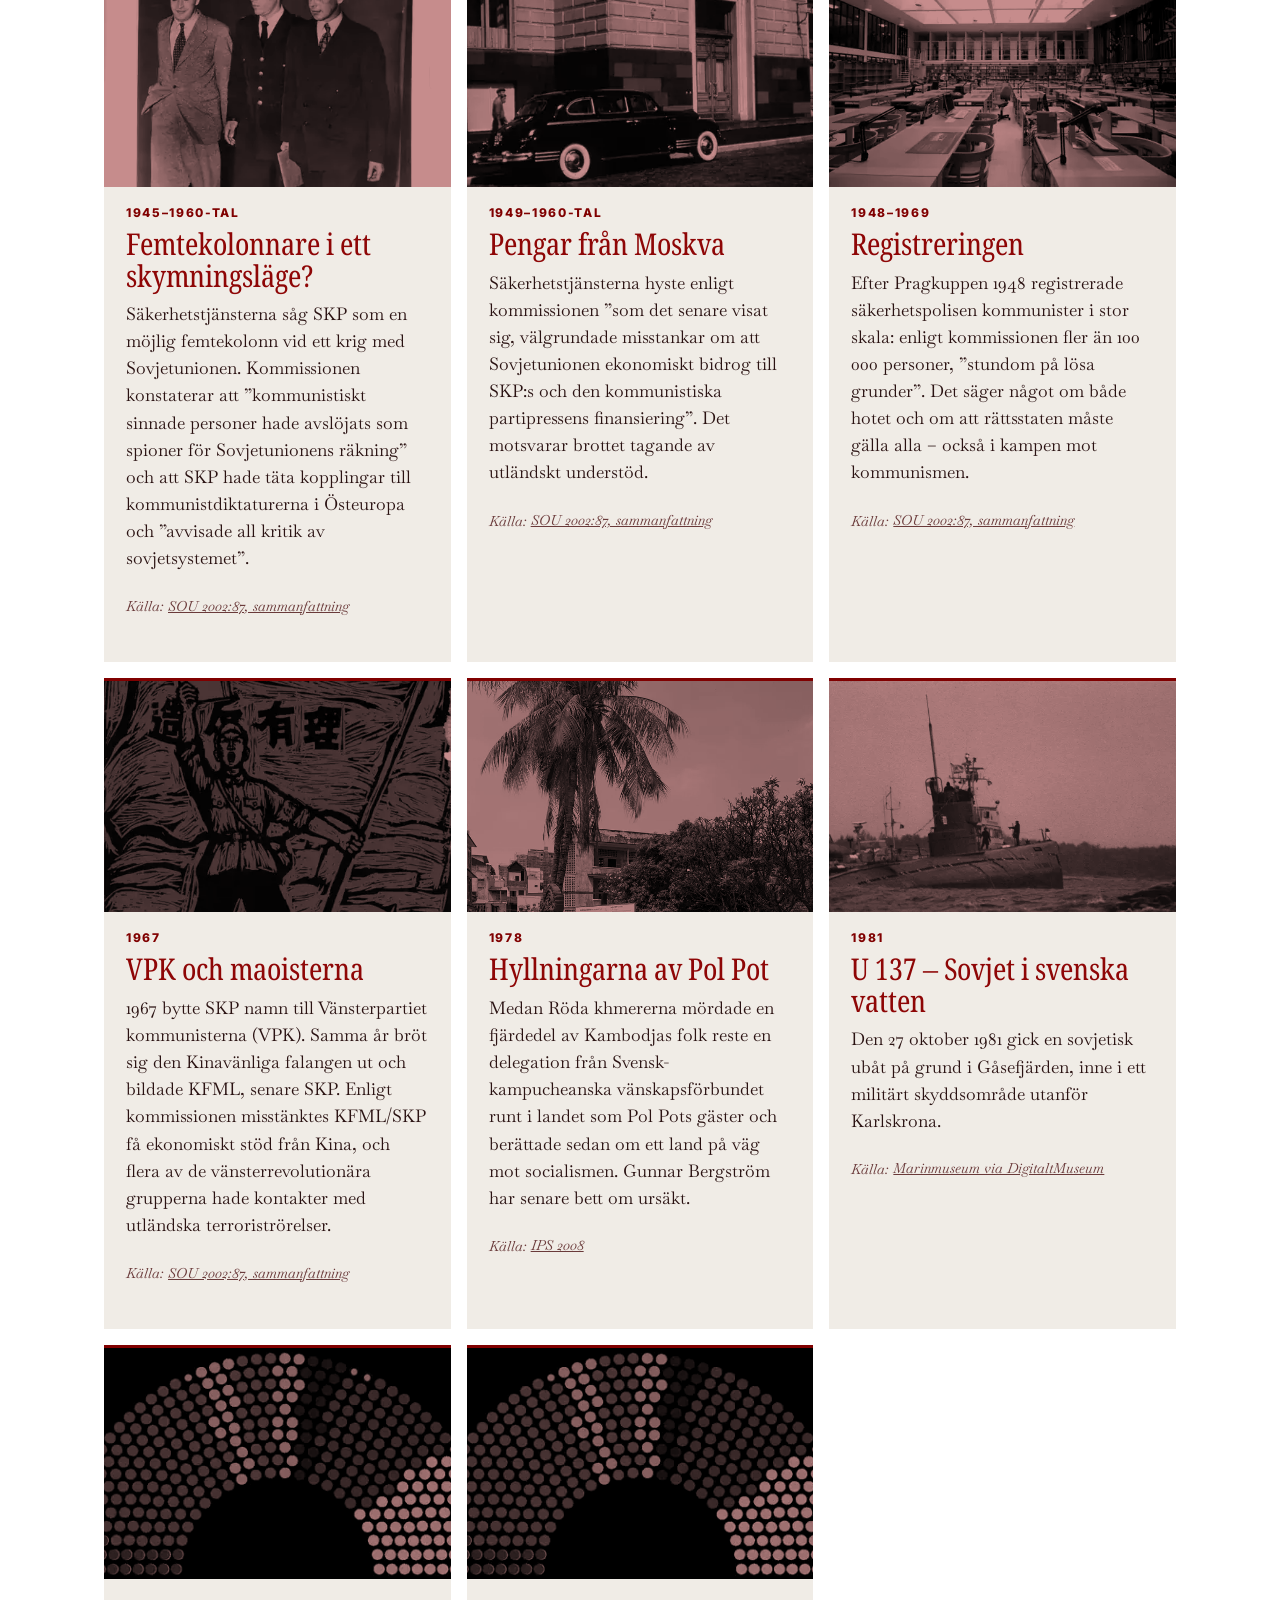
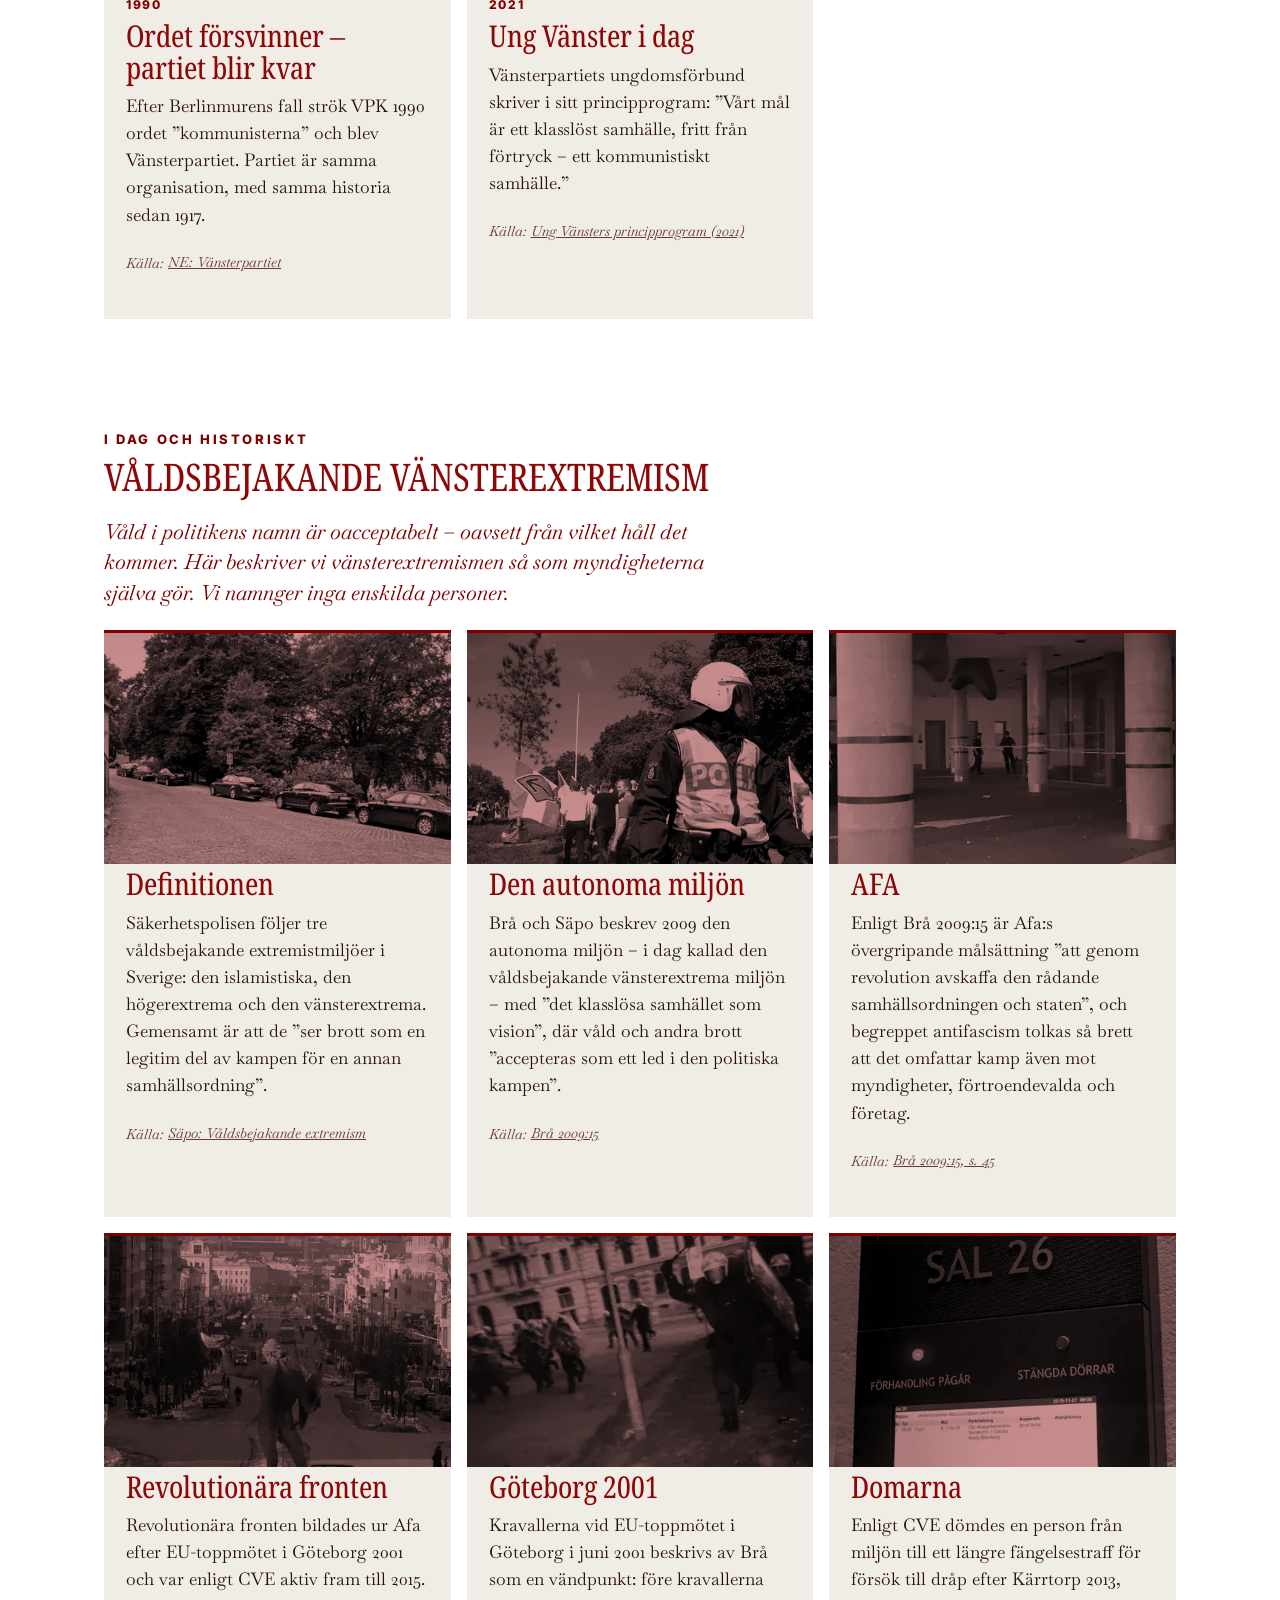
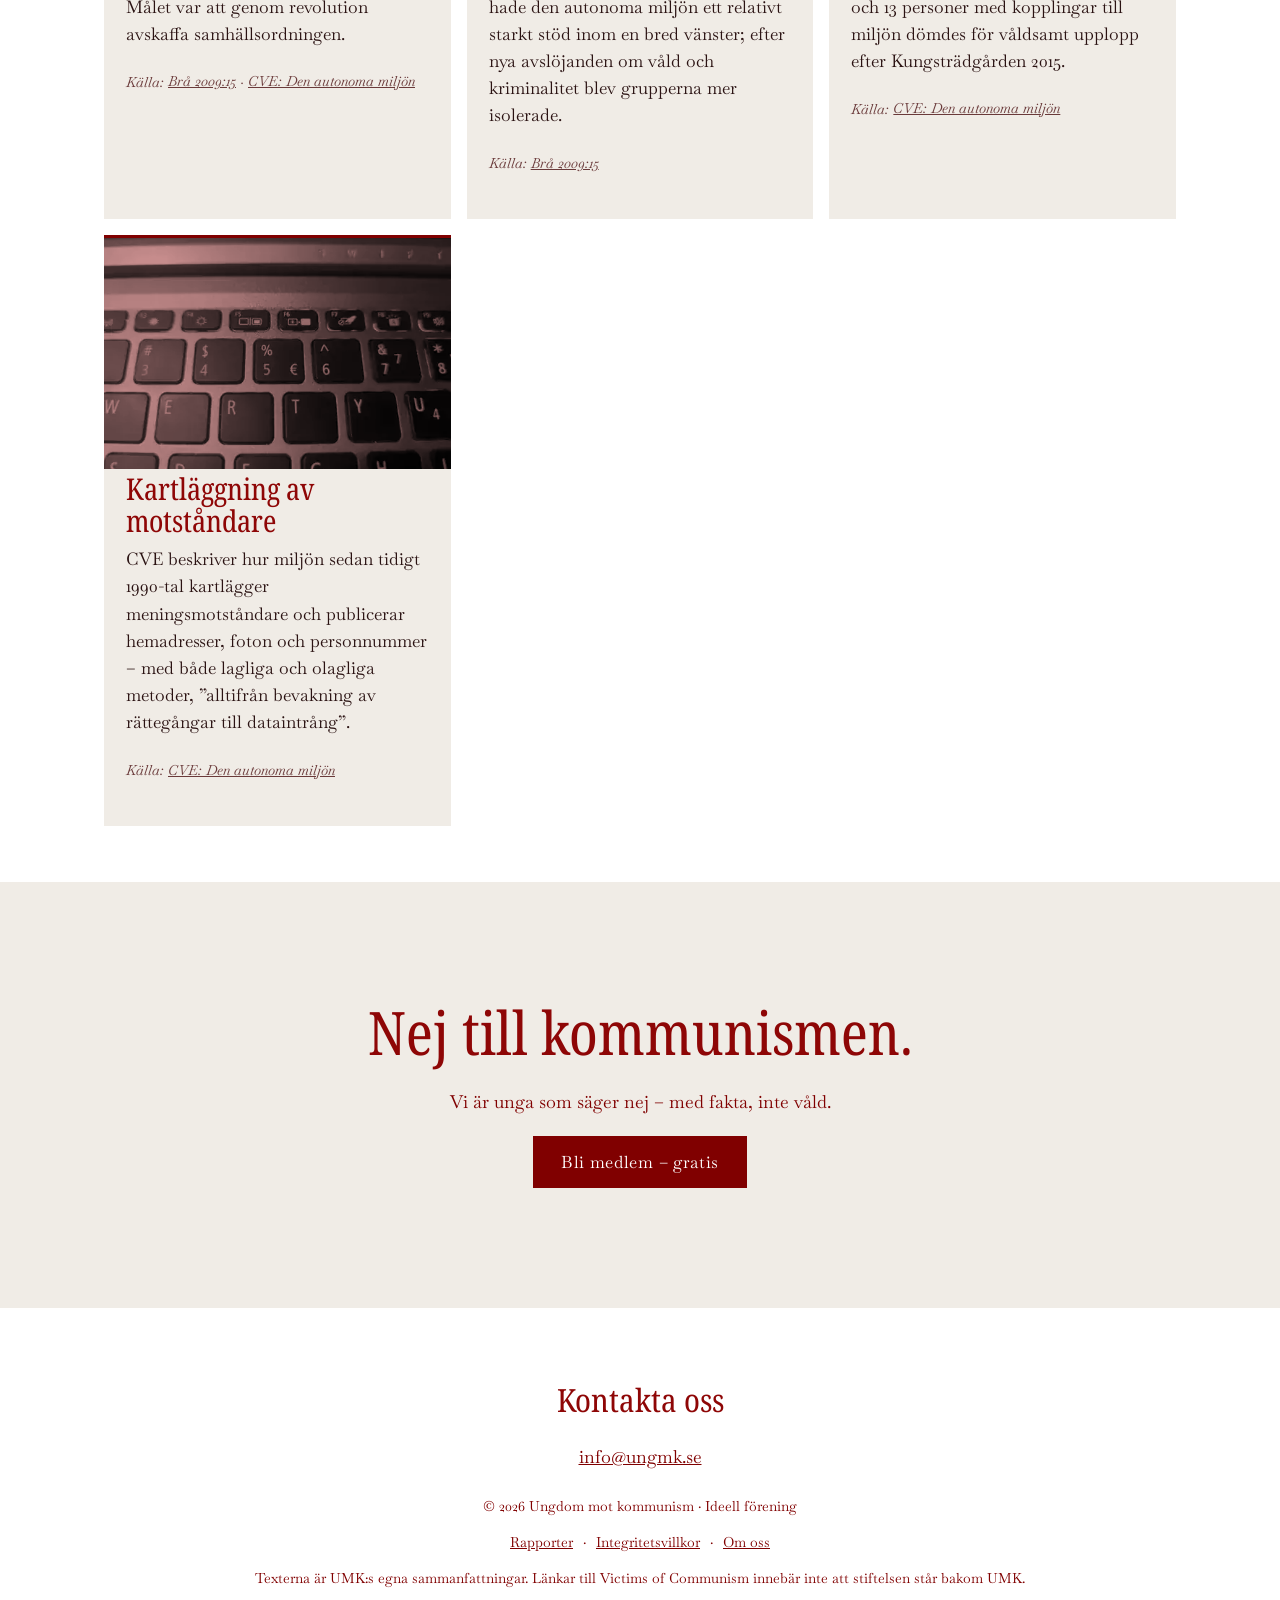
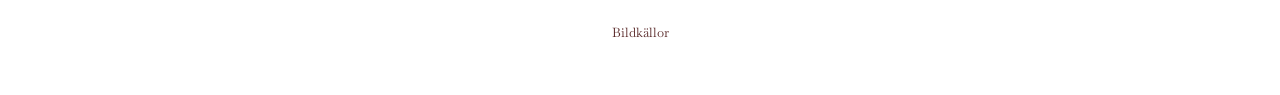
<file: kunskap/sverige/index.html>
<!doctype html><html lang="sv"><head><meta charset="utf-8"><meta name="robots" content="noindex,nofollow"><meta name="viewport" content="width=device-width,initial-scale=1,viewport-fit=cover">
<title>Kommunismen i Sverige | Ungdom mot kommunism</title><link rel="alternate" hreflang="sv" href="https://ungmk.se/kunskap/sverige/"><link rel="alternate" hreflang="en" href="https://ungmk.se/en/kunskap/sverige/"><link rel="alternate" hreflang="x-default" href="https://ungmk.se/kunskap/sverige/"><link rel="canonical" href="https://ungmk.se/kunskap/sverige/"><meta property="og:type" content="website"><meta property="og:site_name" content="Ungdom mot kommunism"><meta property="og:locale" content="sv_SE"><meta property="og:title" content="Kommunismen i Sverige | Ungdom mot kommunism"><meta property="og:description" content="Kunskapscentrum om kommunismens brott mot mänskligheten: Holodomor, Gulag, Röda khmererna, Baltikum, Nordkorea, Kuba och mer – med källor."><meta property="og:image" content="https://ungmk.se/og-image.png"><meta property="og:image:width" content="1200"><meta property="og:image:height" content="630"><meta property="og:image:alt" content="Ungdom mot kommunism – för ett fritt Sverige"><meta name="twitter:card" content="summary_large_image"><meta name="twitter:image" content="https://ungmk.se/og-image.png"><meta property="og:url" content="https://ungmk.se/kunskap/sverige/">
<meta name="description" content="Kunskapscentrum om kommunismens brott mot mänskligheten: Holodomor, Gulag, Röda khmererna, Baltikum, Nordkorea, Kuba och mer – med källor.">
<meta name="theme-color" content="#800000"><link rel="icon" href="../../favicon.svg">
<link rel="preload" href="../../fonts/noto-serif-wdth.woff2" as="font" type="font/woff2" crossorigin>
<link rel="stylesheet" href="../../styles.css?v=20"><link rel="stylesheet" href="../kunskap.css"></head><body>
<a class="skip" href="#main">Hoppa till innehållet</a>
<header class="hdr s" id="hdr">
  <button class="burger" id="burger" aria-label="Öppna meny" aria-expanded="false" aria-controls="menu"><i></i><i></i></button>
  <a class="wm" href="../../" aria-label="Ungdom mot kommunism – startsida"><span class="w1">Ungdom mot</span><span class="w2">kommunism</span></a>
  <a class="hdr-cta" href="https://umk.registra.nu/" target="_blank" rel="noopener">Bli medlem</a>
  <nav class="menu" id="menu" aria-label="Huvudmeny"><a href="../../#om">Om oss</a><a href="../../#historia">Galleri</a><a href="../">Kunskap</a><a href="./" aria-current="page">Sverige</a><a href="../../rapporter/">Rapporter</a><a href="../../#ga-med">Gå med</a><a href="#kontakt">Kontakt</a><a class="lang" href="../../en/kunskap/sverige/" hreflang="en" lang="en"><svg class="flag" viewBox="0 0 60 30" width="24" height="12" aria-hidden="true"><clipPath id="gbc"><path d="M0 0v30h60V0z"/></clipPath><clipPath id="gbt"><path d="M30 15h30v15zv15H0zH0V0zV0h30z"/></clipPath><g clip-path="url(#gbc)"><path d="M0 0v30h60V0z" fill="#012169"/><path d="M0 0l60 30m0-30L0 30" stroke="#fff" stroke-width="6"/><path d="M0 0l60 30m0-30L0 30" clip-path="url(#gbt)" stroke="#C8102E" stroke-width="4"/><path d="M30 0v30M0 15h60" stroke="#fff" stroke-width="10"/><path d="M30 0v30M0 15h60" stroke="#C8102E" stroke-width="6"/></g></svg><span>English</span></a></nav>
</header>
<main id="main">
<section class="kh" aria-labelledby="h1"><p class="kick"><a href="../">Kunskapscentrum</a> / Sverige</p><h1 id="h1">Kommunismen<br><em>i</em> Sverige.</h1>
<p class="lead">Från Kominterns svenska sektion till dagens Ung Vänster – och den våldsbejakande vänsterextremism som Säpo följer i dag. Allt med källor.</p>
<nav class="jump" aria-label="På sidan"><a href="#h-hist">Historien</a><a href="#h-ext">Vänsterextremism</a></nav></section>
<section class="kc" aria-labelledby="h-hist"><h2 id="h-hist" class="kh2">Historien 1917–idag</h2><ol class="kg kl"><li class="k" id="skp"><figure class="kf"><img src="../../img/s-skp-480.webp" srcset="../../img/s-skp-480.webp 480w, ../../img/s-skp-900.webp 900w" sizes="(min-width:821px) 33vw, 100vw" alt="Kominterns andra kongress 1920" loading="lazy" decoding="async" width="480" height="320"></figure><p class="g-y">1917–1921</p><h3>Ett parti i Moskvas tjänst</h3><p>Vänsterpartiets föregångare bildades 1917 som Sveriges socialdemokratiska vänsterparti, anslöt sig 1919 till Kommunistiska internationalen (Komintern) och tog 1921 namnet Sveriges kommunistiska parti (SKP). Enligt Säkerhetstjänstkommissionen var Kominterns program från 1928 – att makten ”nödvändigtvis måste” tas med våld och att proletariatets diktatur skulle följa – också SKP:s program fram till 1943.</p><p class="src">Källa: <a href="https://www.riksdagen.se/sv/dokument-och-lagar/dokument/statens-offentliga-utredningar/rikets-sakerhet-och-den-personliga-integriteten-_gqb387d2/html/" target="_blank" rel="noopener">SOU 2002:87, kap. 6.1</a> · <a href="https://www.ne.se/uppslagsverk/encyklopedi/l%C3%A5ng/v%C3%A4nsterpartiet" target="_blank" rel="noopener">NE: Vänsterpartiet</a></p></li><li class="k" id="adalen"><figure class="kf"><img src="../../img/s-adalen-480.webp" srcset="../../img/s-adalen-480.webp 480w, ../../img/s-adalen-900.webp 900w" sizes="(min-width:821px) 33vw, 100vw" alt="Ådalen 1931" loading="lazy" decoding="async" width="480" height="320"></figure><p class="g-y">1931</p><h3>Ådalen – i sitt sammanhang</h3><p>Den 14 maj 1931 sköt militär mot ett demonstrationståg i Lunde i Ådalen; fem människor dödades. Händelsen var en tragedi och en skamfläck för staten. Den revolutionära tolkning som SKP drev efteråt användes för att värva anhängare – men det var den demokratiska arbetarrörelsen, inte kommunisterna, som vann folkets förtroende i valen som följde.</p><p class="src">Källa: <a href="https://www.lo.se/i-samhallet/samhallet-a-o/los-och-arbetarrorelsens-historia/skotten-i-adalen-1931" target="_blank" rel="noopener">LO: Skotten i Ådalen 1931</a> · <a href="https://www.kramfors.se/se--gora/kultur-och-upplevelser/kulturmiljoer-och-historiska-handelser/adalen-31.html" target="_blank" rel="noopener">Kramfors kommun: Ådalen 31</a></p></li><li class="k" id="wollweber"><figure class="kf"><img src="../../img/s-wollweber-480.webp" srcset="../../img/s-wollweber-480.webp 480w, ../../img/s-wollweber-900.webp 900w" sizes="(min-width:821px) 33vw, 100vw" alt="Säkerhetspolisen i arbete, Malmö 1985 (illustration)" loading="lazy" decoding="async" width="480" height="320"></figure><p class="g-y">1936–1941</p><h3>Wollweberligan – sabotage från Sverige</h3><p>Ett sovjetiskt sabotagenätverk under den tyske kommunisten Ernst Wollweber använde dynamit stulen från svenska gruvor för att spränga fartyg. Historikern Wilhelm Agrell visar att SKP var nätverkets viktigaste sambandslänk. Säpo rullade upp ligan 1941 och elva personer dömdes.</p><p class="src">Källa: <a href="https://www.svd.se/a/XVqkn/svenska-kommunister-hjalpte-internationell-liga" target="_blank" rel="noopener">Agrell, Stora sabotageligan (rec. SvD)</a></p></li><li class="k" id="spionage"><figure class="kf"><img src="../../img/s-enbom-480.webp" srcset="../../img/s-enbom-480.webp 480w, ../../img/s-enbom-900.webp 900w" sizes="(min-width:821px) 33vw, 100vw" alt="Spiondömde Fritiof Enbom förs till rätten 1952" loading="lazy" decoding="async" width="480" height="320"></figure><p class="g-y">1945–1960-tal</p><h3>Femtekolonnare i ett skymningsläge?</h3><p>Säkerhetstjänsterna såg SKP som en möjlig femtekolonn vid ett krig med Sovjetunionen. Kommissionen konstaterar att ”kommunistiskt sinnade personer hade avslöjats som spioner för Sovjetunionens räkning” och att SKP hade täta kopplingar till kommunistdiktaturerna i Östeuropa och ”avvisade all kritik av sovjetsystemet”.</p><p class="src">Källa: <a href="https://www.regeringen.se/rattsliga-dokument/statens-offentliga-utredningar/2002/01/sou-200287/" target="_blank" rel="noopener">SOU 2002:87, sammanfattning</a></p></li><li class="k" id="moskvapengar"><figure class="kf"><img src="../../img/s-moskva-480.webp" srcset="../../img/s-moskva-480.webp 480w, ../../img/s-moskva-900.webp 900w" sizes="(min-width:821px) 33vw, 100vw" alt="Kreml i Moskva" loading="lazy" decoding="async" width="480" height="320"></figure><p class="g-y">1949–1960-tal</p><h3>Pengar från Moskva</h3><p>Säkerhetstjänsterna hyste enligt kommissionen ”som det senare visat sig, välgrundade misstankar om att Sovjetunionen ekonomiskt bidrog till SKP:s och den kommunistiska partipressens finansiering”. Det motsvarar brottet tagande av utländskt understöd.</p><p class="src">Källa: <a href="https://www.regeringen.se/rattsliga-dokument/statens-offentliga-utredningar/2002/01/sou-200287/" target="_blank" rel="noopener">SOU 2002:87, sammanfattning</a></p></li><li class="k" id="registrering"><figure class="kf"><img src="../../img/s-reg-480.webp" srcset="../../img/s-reg-480.webp 480w, ../../img/s-reg-900.webp 900w" sizes="(min-width:821px) 33vw, 100vw" alt="Riksarkivet i Marieberg" loading="lazy" decoding="async" width="480" height="320"></figure><p class="g-y">1948–1969</p><h3>Registreringen</h3><p>Efter Pragkuppen 1948 registrerade säkerhetspolisen kommunister i stor skala: enligt kommissionen fler än 100 000 personer, ”stundom på lösa grunder”. Det säger något om både hotet och om att rättsstaten måste gälla alla – också i kampen mot kommunismen.</p><p class="src">Källa: <a href="https://www.regeringen.se/rattsliga-dokument/statens-offentliga-utredningar/2002/01/sou-200287/" target="_blank" rel="noopener">SOU 2002:87, sammanfattning</a></p></li><li class="k" id="kfml"><figure class="kf"><img src="../../img/s-kfml-480.webp" srcset="../../img/s-kfml-480.webp 480w, ../../img/s-kfml-900.webp 900w" sizes="(min-width:821px) 33vw, 100vw" alt="Kinesisk propagandaaffisch 1967" loading="lazy" decoding="async" width="480" height="320"></figure><p class="g-y">1967</p><h3>VPK och maoisterna</h3><p>1967 bytte SKP namn till Vänsterpartiet kommunisterna (VPK). Samma år bröt sig den Kinavänliga falangen ut och bildade KFML, senare SKP. Enligt kommissionen misstänktes KFML/SKP få ekonomiskt stöd från Kina, och flera av de vänsterrevolutionära grupperna hade kontakter med utländska terroriströrelser.</p><p class="src">Källa: <a href="https://www.regeringen.se/rattsliga-dokument/statens-offentliga-utredningar/2002/01/sou-200287/" target="_blank" rel="noopener">SOU 2002:87, sammanfattning</a></p></li><li class="k" id="polpot"><figure class="kf"><img src="../../img/g-tuol.webp" alt="Tuol Sleng-museet i Phnom Penh" loading="lazy" decoding="async" width="480" height="320"></figure><p class="g-y">1978</p><h3>Hyllningarna av Pol Pot</h3><p>Medan Röda khmererna mördade en fjärdedel av Kambodjas folk reste en delegation från Svensk-kampucheanska vänskapsförbundet runt i landet som Pol Pots gäster och berättade sedan om ett land på väg mot socialismen. Gunnar Bergström har senare bett om ursäkt.</p><p class="src">Källa: <a href="https://ipsnews.net/svenska/2008/11/20/kambodja-svensk-som-hyllade-pol-pot-ber-om-ursakt/" target="_blank" rel="noopener">IPS 2008</a></p></li><li class="k" id="u137"><figure class="kf"><img src="../../img/u137-600.webp" srcset="../../img/u137-600.webp 600w, ../../img/u137-1200.webp 1200w" sizes="(min-width:821px) 33vw, 100vw" alt="Den sovjetiska ubåten U 137 på grund vid Karlskrona 1981" loading="lazy" decoding="async" width="600" height="400"></figure><p class="g-y">1981</p><h3>U 137 – Sovjet i svenska vatten</h3><p>Den 27 oktober 1981 gick en sovjetisk ubåt på grund i Gåsefjärden, inne i ett militärt skyddsområde utanför Karlskrona.</p><p class="src">Källa: <a href="https://digitaltmuseum.se/search/?q=U%20137" target="_blank" rel="noopener">Marinmuseum via DigitaltMuseum</a></p></li><li class="k" id="vp1990"><figure class="kf"><img src="../../img/s-riksdag-480.webp" srcset="../../img/s-riksdag-480.webp 480w, ../../img/s-riksdag-900.webp 900w" sizes="(min-width:821px) 33vw, 100vw" alt="Sveriges riksdags mandatfördelning" loading="lazy" decoding="async" width="480" height="320"></figure><p class="g-y">1990</p><h3>Ordet försvinner – partiet blir kvar</h3><p>Efter Berlinmurens fall strök VPK 1990 ordet ”kommunisterna” och blev Vänsterpartiet. Partiet är samma organisation, med samma historia sedan 1917.</p><p class="src">Källa: <a href="https://www.ne.se/uppslagsverk/encyklopedi/l%C3%A5ng/v%C3%A4nsterpartiet" target="_blank" rel="noopener">NE: Vänsterpartiet</a></p></li><li class="k" id="uv"><figure class="kf"><img src="../../img/s-uv-480.webp" srcset="../../img/s-uv-480.webp 480w, ../../img/s-uv-900.webp 900w" sizes="(min-width:821px) 33vw, 100vw" alt="Sveriges riksdag – mandatfördelning" loading="lazy" decoding="async" width="480" height="320"></figure><p class="g-y">2021</p><h3>Ung Vänster i dag</h3><p>Vänsterpartiets ungdomsförbund skriver i sitt principprogram: ”Vårt mål är ett klasslöst samhälle, fritt från förtryck – ett kommunistiskt samhälle.”</p><p class="src">Källa: <a href="https://ungvanster.se/wp-content/uploads/2021/02/Ung-Vansters-principprogram-antagna-2021-MED-FRAMSIDA.pdf" target="_blank" rel="noopener">Ung Vänsters principprogram (2021)</a></p></li></ol></section>
<section class="kc ext" aria-labelledby="h-ext"><p class="kick">I dag och historiskt</p><h2 id="h-ext" class="kh2">Våldsbejakande vänsterextremism</h2>
<p class="lead">Våld i politikens namn är oacceptabelt – oavsett från vilket håll det kommer. Här beskriver vi vänsterextremismen så som myndigheterna själva gör. Vi namnger inga enskilda personer.</p>
<ol class="kg"><li class="k" id="sapo"><figure class="kf"><img src="../../img/e-sapo-480.webp" srcset="../../img/e-sapo-480.webp 480w, ../../img/e-sapo-900.webp 900w" sizes="(min-width:821px) 33vw, 100vw" alt="Säkerhetspolisens fordon i Visby" loading="lazy" decoding="async" width="480" height="320"></figure><h3>Definitionen</h3><p>Säkerhetspolisen följer tre våldsbejakande extremistmiljöer i Sverige: den islamistiska, den högerextrema och den vänsterextrema. Gemensamt är att de ”ser brott som en legitim del av kampen för en annan samhällsordning”.</p><p class="src">Källa: <a href="https://www.sakerhetspolisen.se/hoten-mot-sverige/terrorism-och-extremism/valdsbejakande-extremism.html" target="_blank" rel="noopener">Säpo: Våldsbejakande extremism</a></p></li><li class="k" id="autonoma"><figure class="kf"><img src="../../img/e-bra-480.webp" srcset="../../img/e-bra-480.webp 480w, ../../img/e-bra-900.webp 900w" sizes="(min-width:821px) 33vw, 100vw" alt="Svensk polis vid en demonstration" loading="lazy" decoding="async" width="480" height="320"></figure><h3>Den autonoma miljön</h3><p>Brå och Säpo beskrev 2009 den autonoma miljön – i dag kallad den våldsbejakande vänsterextrema miljön – med ”det klasslösa samhället som vision”, där våld och andra brott ”accepteras som ett led i den politiska kampen”.</p><p class="src">Källa: <a href="https://bra.se/rapporter/arkiv/2009-07-13-valdsam-politisk-extremism" target="_blank" rel="noopener">Brå 2009:15</a></p></li><li class="k" id="afa"><figure class="kf"><img src="../../img/e-afa-480.webp" srcset="../../img/e-afa-480.webp 480w, ../../img/e-afa-900.webp 900w" sizes="(min-width:821px) 33vw, 100vw" alt="Polisavspärrning i Malmö" loading="lazy" decoding="async" width="480" height="320"></figure><h3>AFA</h3><p>Enligt Brå 2009:15 är Afa:s övergripande målsättning ”att genom revolution avskaffa den rådande samhällsordningen och staten”, och begreppet antifascism tolkas så brett att det omfattar kamp även mot myndigheter, förtroendevalda och företag.</p><p class="src">Källa: <a href="https://bra.se/rapporter/arkiv/2009-07-13-valdsam-politisk-extremism" target="_blank" rel="noopener">Brå 2009:15, s. 45</a></p></li><li class="k" id="rf"><figure class="kf"><img src="../../img/e-rf-480.webp" srcset="../../img/e-rf-480.webp 480w, ../../img/e-rf-900.webp 900w" sizes="(min-width:821px) 33vw, 100vw" alt="Kungsportsavenyn i Göteborg" loading="lazy" decoding="async" width="480" height="320"></figure><h3>Revolutionära fronten</h3><p>Revolutionära fronten bildades ur Afa efter EU-toppmötet i Göteborg 2001 och var enligt CVE aktiv fram till 2015. Målet var att genom revolution avskaffa samhällsordningen.</p><p class="src">Källa: <a href="https://bra.se/rapporter/arkiv/2009-07-13-valdsam-politisk-extremism" target="_blank" rel="noopener">Brå 2009:15</a> · <a href="https://cve.se/publikationer/denautonomamiljonenkunskapsoversikt.5.843740f184cc4e52fa113d.html" target="_blank" rel="noopener">CVE: Den autonoma miljön</a></p></li><li class="k" id="goteborg2001"><figure class="kf"><img src="../../img/e-gbg-480.webp" srcset="../../img/e-gbg-480.webp 480w, ../../img/e-gbg-900.webp 900w" sizes="(min-width:821px) 33vw, 100vw" alt="Polis i Göteborg" loading="lazy" decoding="async" width="480" height="320"></figure><h3>Göteborg 2001</h3><p>Kravallerna vid EU-toppmötet i Göteborg i juni 2001 beskrivs av Brå som en vändpunkt: före kravallerna hade den autonoma miljön ett relativt starkt stöd inom en bred vänster; efter nya avslöjanden om våld och kriminalitet blev grupperna mer isolerade.</p><p class="src">Källa: <a href="https://bra.se/rapporter/arkiv/2009-07-13-valdsam-politisk-extremism" target="_blank" rel="noopener">Brå 2009:15</a></p></li><li class="k" id="domar"><figure class="kf"><img src="../../img/e-domar-480.webp" srcset="../../img/e-domar-480.webp 480w, ../../img/e-domar-900.webp 900w" sizes="(min-width:821px) 33vw, 100vw" alt="Rättssal i Stockholms tingsrätt" loading="lazy" decoding="async" width="480" height="320"></figure><h3>Domarna</h3><p>Enligt CVE dömdes en person från miljön till ett längre fängelsestraff för försök till dråp efter Kärrtorp 2013, och 13 personer med kopplingar till miljön dömdes för våldsamt upplopp efter Kungsträdgården 2015.</p><p class="src">Källa: <a href="https://cve.se/publikationer/denautonomamiljonenkunskapsoversikt.5.843740f184cc4e52fa113d.html" target="_blank" rel="noopener">CVE: Den autonoma miljön</a></p></li><li class="k" id="kartlaggning"><figure class="kf"><img src="../../img/e-kartl-480.webp" srcset="../../img/e-kartl-480.webp 480w, ../../img/e-kartl-900.webp 900w" sizes="(min-width:821px) 33vw, 100vw" alt="Tangentbord" loading="lazy" decoding="async" width="480" height="320"></figure><h3>Kartläggning av motståndare</h3><p>CVE beskriver hur miljön sedan tidigt 1990-tal kartlägger meningsmotståndare och publicerar hemadresser, foton och personnummer – med både lagliga och olagliga metoder, ”alltifrån bevakning av rättegångar till dataintrång”.</p><p class="src">Källa: <a href="https://cve.se/publikationer/denautonomamiljonenkunskapsoversikt.5.843740f184cc4e52fa113d.html" target="_blank" rel="noopener">CVE: Den autonoma miljön</a></p></li></ol></section>
<section class="join" aria-labelledby="h-join"><h2 id="h-join">Nej till kommunismen.</h2><p>Vi är unga som säger nej – med fakta, inte våld.</p><a class="btn" href="https://umk.registra.nu/" target="_blank" rel="noopener">Bli medlem – gratis</a></section>
</main>
<footer class="foot" id="kontakt"><h2>Kontakta oss</h2><a class="mail" href="mailto:info@ungmk.se">info@ungmk.se</a>
<p class="small">© 2026 Ungdom mot kommunism · Ideell förening<br><a href="../../rapporter/">Rapporter</a> · <a href="../../integritet.html">Integritetsvillkor</a> · <a href="../../om-oss.html">Om oss</a><br>Texterna är UMK:s egna sammanfattningar. Länkar till Victims of Communism innebär inte att stiftelsen står bakom UMK.</p><details class="cred"><summary>Bildkällor</summary><p>Alla bilder via Wikimedia Commons, beskurna och tonade: <a href="https://commons.wikimedia.org/wiki/File:2nd_World_Congress_of_the_Comintern_Lenin_Zinoviev_Bukharin_Gorky.jpg" target="_blank" rel="noopener">2nd World Congress of the Comintern Lenin Zinoviev Bukharin Gorky</a> – Unknown authorUnknown author, Public domain; <a href="https://commons.wikimedia.org/wiki/File:1led0513adalen.jpg" target="_blank" rel="noopener">1led0513adalen</a> – Sten Sjöberg/IBL, Public domain; <a href="https://commons.wikimedia.org/wiki/File:S%C3%84PO_-_Malm%C3%B6-1985.jpg" target="_blank" rel="noopener">SÄPO - Malmö-1985</a> – Foto: Jonn Leffmann, CC BY 3.0; <a href="https://commons.wikimedia.org/wiki/File:Brothers-Fritiof-and-Martin-Enbom-entered-the-courtroom-391836093682.jpg" target="_blank" rel="noopener">Brothers-Fritiof-and-Martin-Enbom-entered-the-courtroom-391836093682</a> – Svenskt Pressfoto, Public domain; <a href="https://commons.wikimedia.org/wiki/File:Hammond_Slides_Moscow_191._ZIS_car_in_the_Kremlin.jpg" target="_blank" rel="noopener">Hammond Slides Moscow 191. ZIS car in the Kremlin</a> – Thomas Taylor Hammond (1920-1993), CC BY-SA 4.0; <a href="https://commons.wikimedia.org/wiki/File:Marieberg_Riksarkivet_06.png" target="_blank" rel="noopener">Marieberg Riksarkivet 06</a> – Sniper Zeta, CC BY-SA 4.0; <a href="https://commons.wikimedia.org/wiki/File:1967-04_1967%E5%B9%B4%E9%9D%A9%E5%91%BD%E6%97%A0%E7%BD%AA%E9%80%A0%E5%8F%8D%E6%9C%89%E7%90%86.jpg" target="_blank" rel="noopener">1967-04 1967年革命无罪造反有理</a> – 《人民画报》, Public domain; <a href="https://commons.wikimedia.org/wiki/File:Sveriges_riksdag_20260330.png" target="_blank" rel="noopener">Sveriges riksdag 20260330</a> – by LittleGun, derived from:   by GeMet

Original diagram created with help of pa, Public domain; <a href="https://commons.wikimedia.org/wiki/File:Sveriges_riksdag_20260130.png" target="_blank" rel="noopener">Sveriges riksdag 20260130</a> – by LittleGun, derived from:   by GeMet

Original diagram created with help of pa, Public domain; <a href="https://commons.wikimedia.org/wiki/File:Almedalsveckan_Visby_Gotland_S%C3%A4pobilar.jpg" target="_blank" rel="noopener">Almedalsveckan Visby Gotland Säpobilar</a> – En-cas-de-soleil, CC BY-SA 4.0; <a href="https://commons.wikimedia.org/wiki/File:Swedish_riot_police_at_nationalist_demo.jpg" target="_blank" rel="noopener">Swedish riot police at nationalist demo</a> – Peter Isotalo, Public domain; <a href="https://commons.wikimedia.org/wiki/File:Polisavsp%C3%A4rrning_vid_akuten,_Malm%C3%B6,_20140823.jpg" target="_blank" rel="noopener">Polisavspärrning vid akuten, Malmö, 20140823</a> – Johan Jönsson (Julle), CC BY-SA 4.0; <a href="https://commons.wikimedia.org/wiki/File:Avenyn.jpg" target="_blank" rel="noopener">Avenyn</a> – okänd, CC BY-SA 3.0; <a href="https://commons.wikimedia.org/wiki/File:Polisattack.jpg" target="_blank" rel="noopener">Polisattack</a> – Joel Hansell, CC BY 2.0; <a href="https://commons.wikimedia.org/wiki/File:Stockholms_tingsr%C3%A4tt.jpg" target="_blank" rel="noopener">Stockholms tingsrätt</a> – Dick Schager, CC BY-SA 4.0; <a href="https://commons.wikimedia.org/wiki/File:Acer_SF114-32_keyboard_closeup.jpg" target="_blank" rel="noopener">Acer SF114-32 keyboard closeup</a> – Florine W. Dekker, CC0. Arkivbilder från förstasidan (flykten 1944, U 137, Xinjiang-kartan, Tuol Sleng): se krediter på <a href="../../">startsidan</a>. </p></details></footer>
<script>(()=>{const b=document.getElementById('burger'),m=document.getElementById('menu');b.onclick=()=>{const o=b.getAttribute('aria-expanded')!=='true';b.setAttribute('aria-expanded',o);b.setAttribute('aria-label',o?'Stäng meny':'Öppna meny');m.classList.toggle('open',o);document.body.style.overflow=o?'hidden':''};
const bs=document.querySelectorAll('.flt button'),ks=document.querySelectorAll('.k'),cn=document.getElementById('cnt');bs.forEach(x=>x.onclick=()=>{const f=x.dataset.f;let n=0;bs.forEach(y=>y.setAttribute('aria-pressed',y===x));ks.forEach(k=>{const s=f==='alla'||k.dataset.r===f;k.hidden=!s;n+=s});cn.textContent=n+' berättelser visas'})})()</script>
</body></html>
</file>
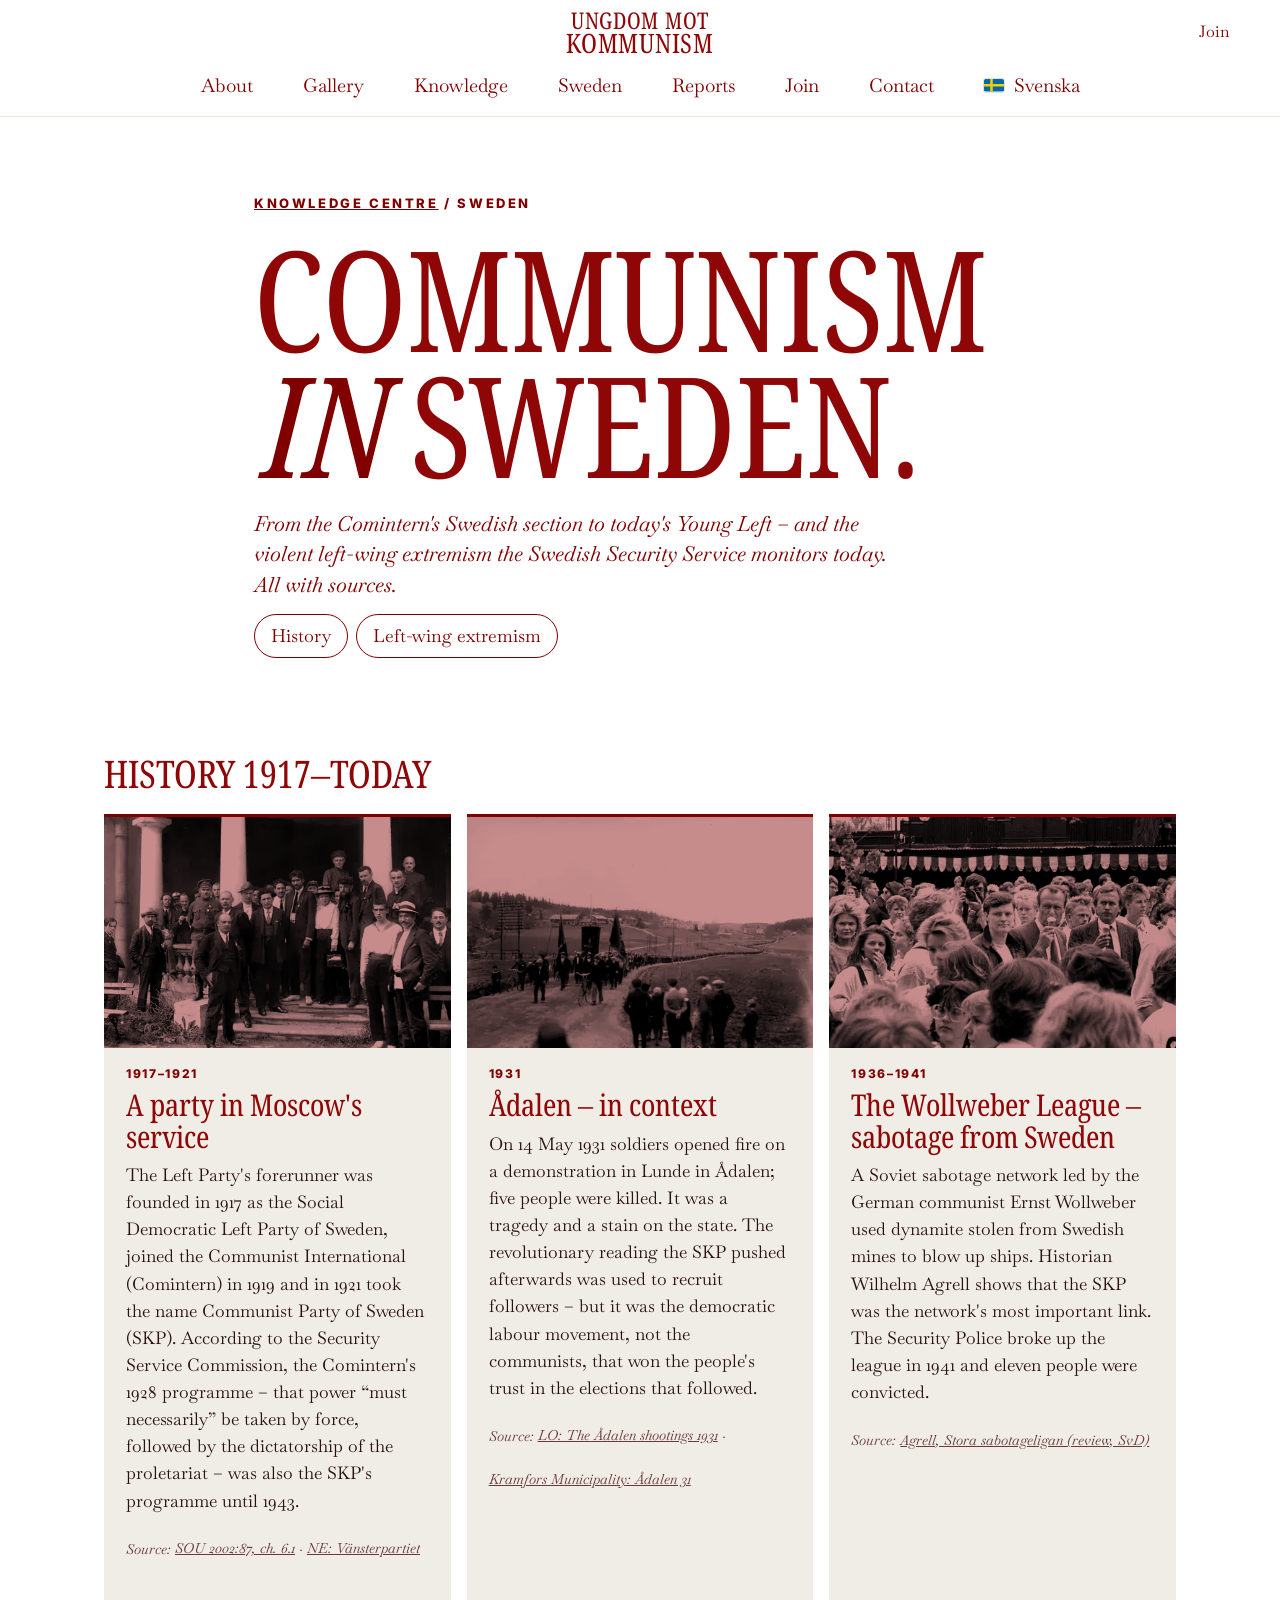
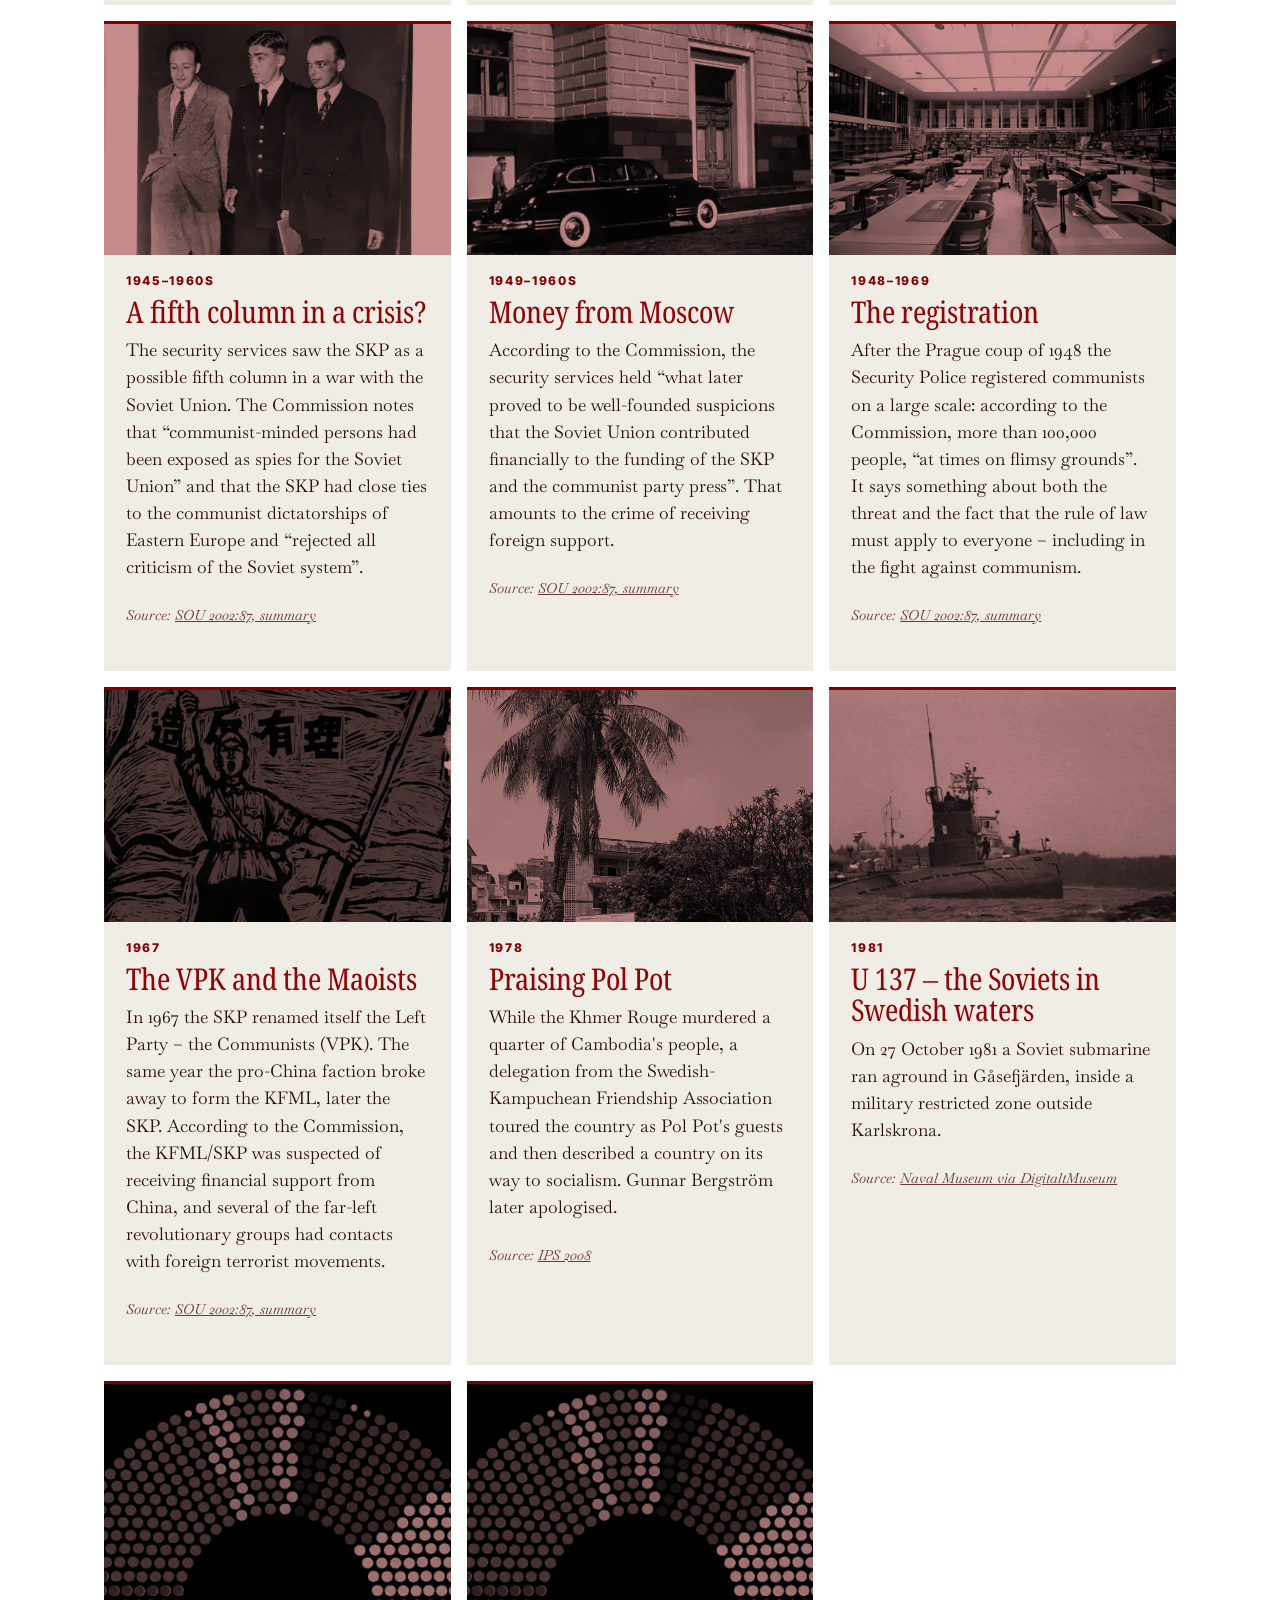
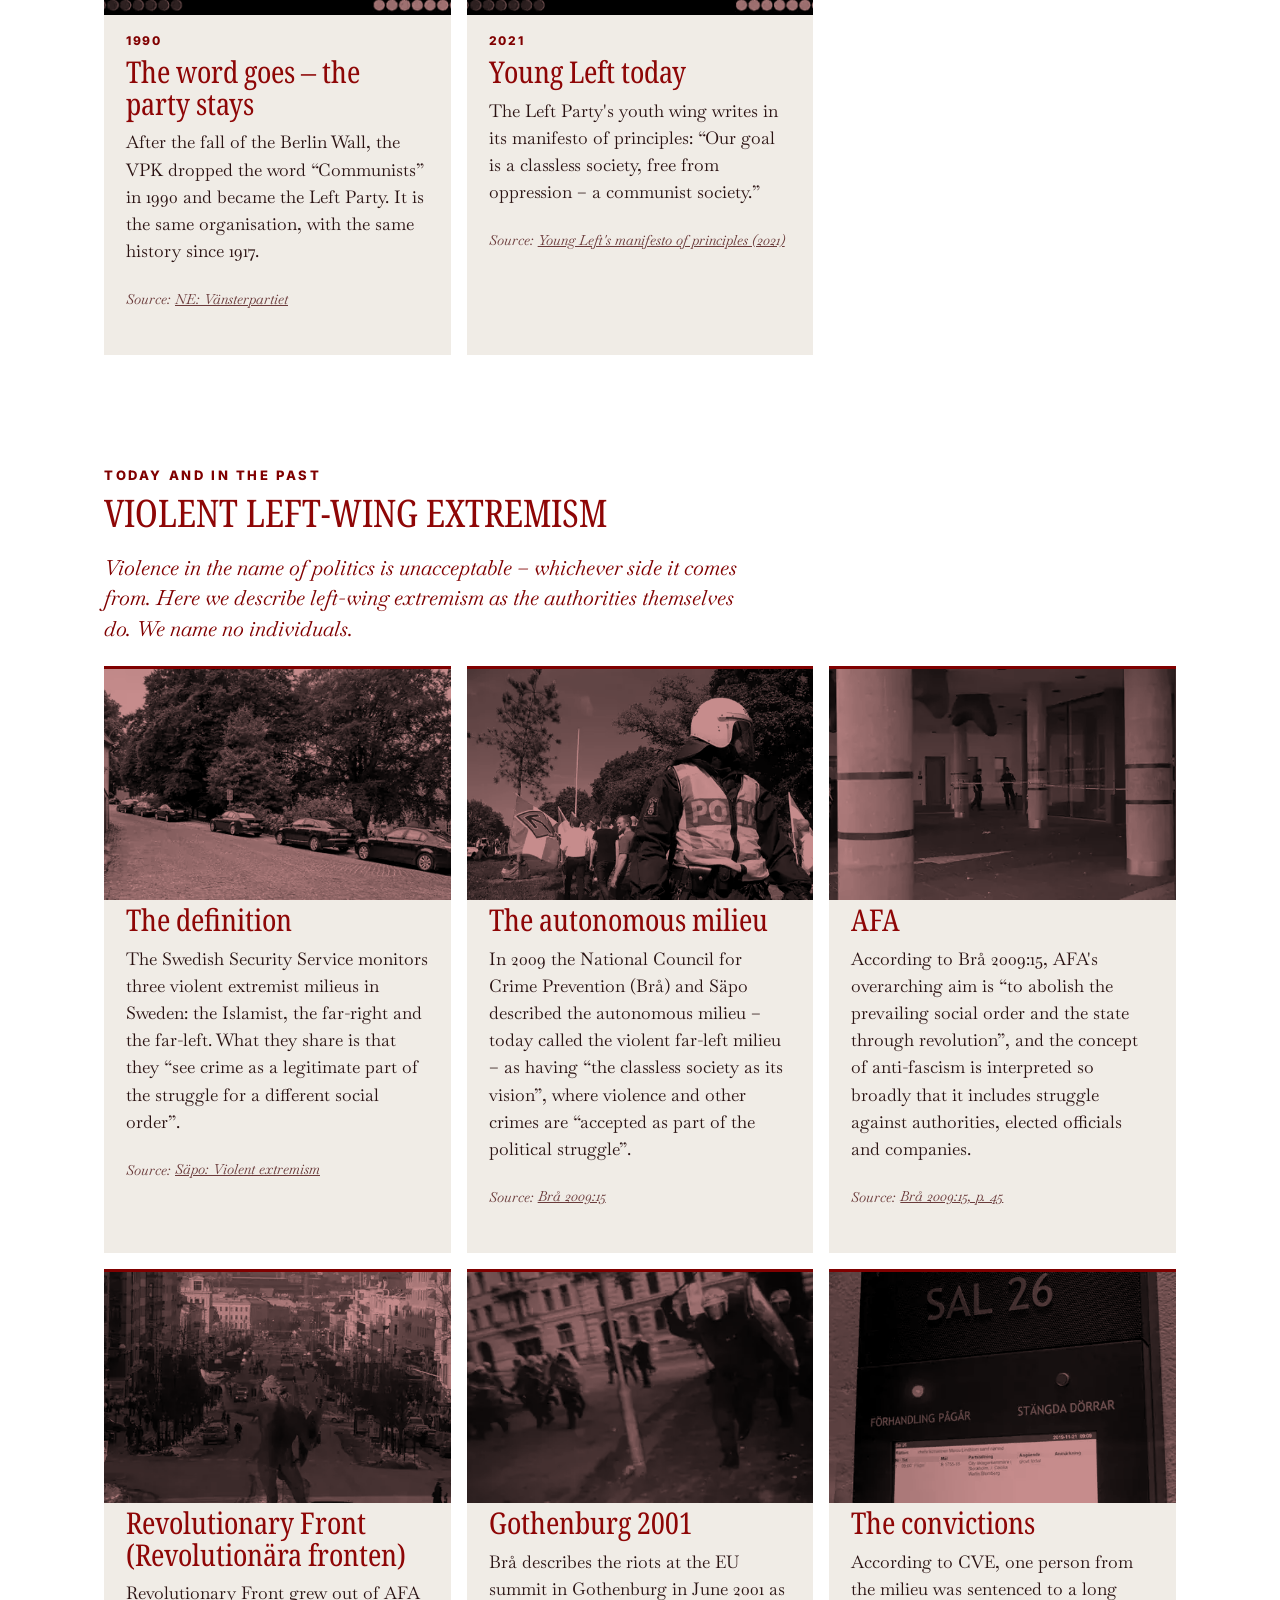
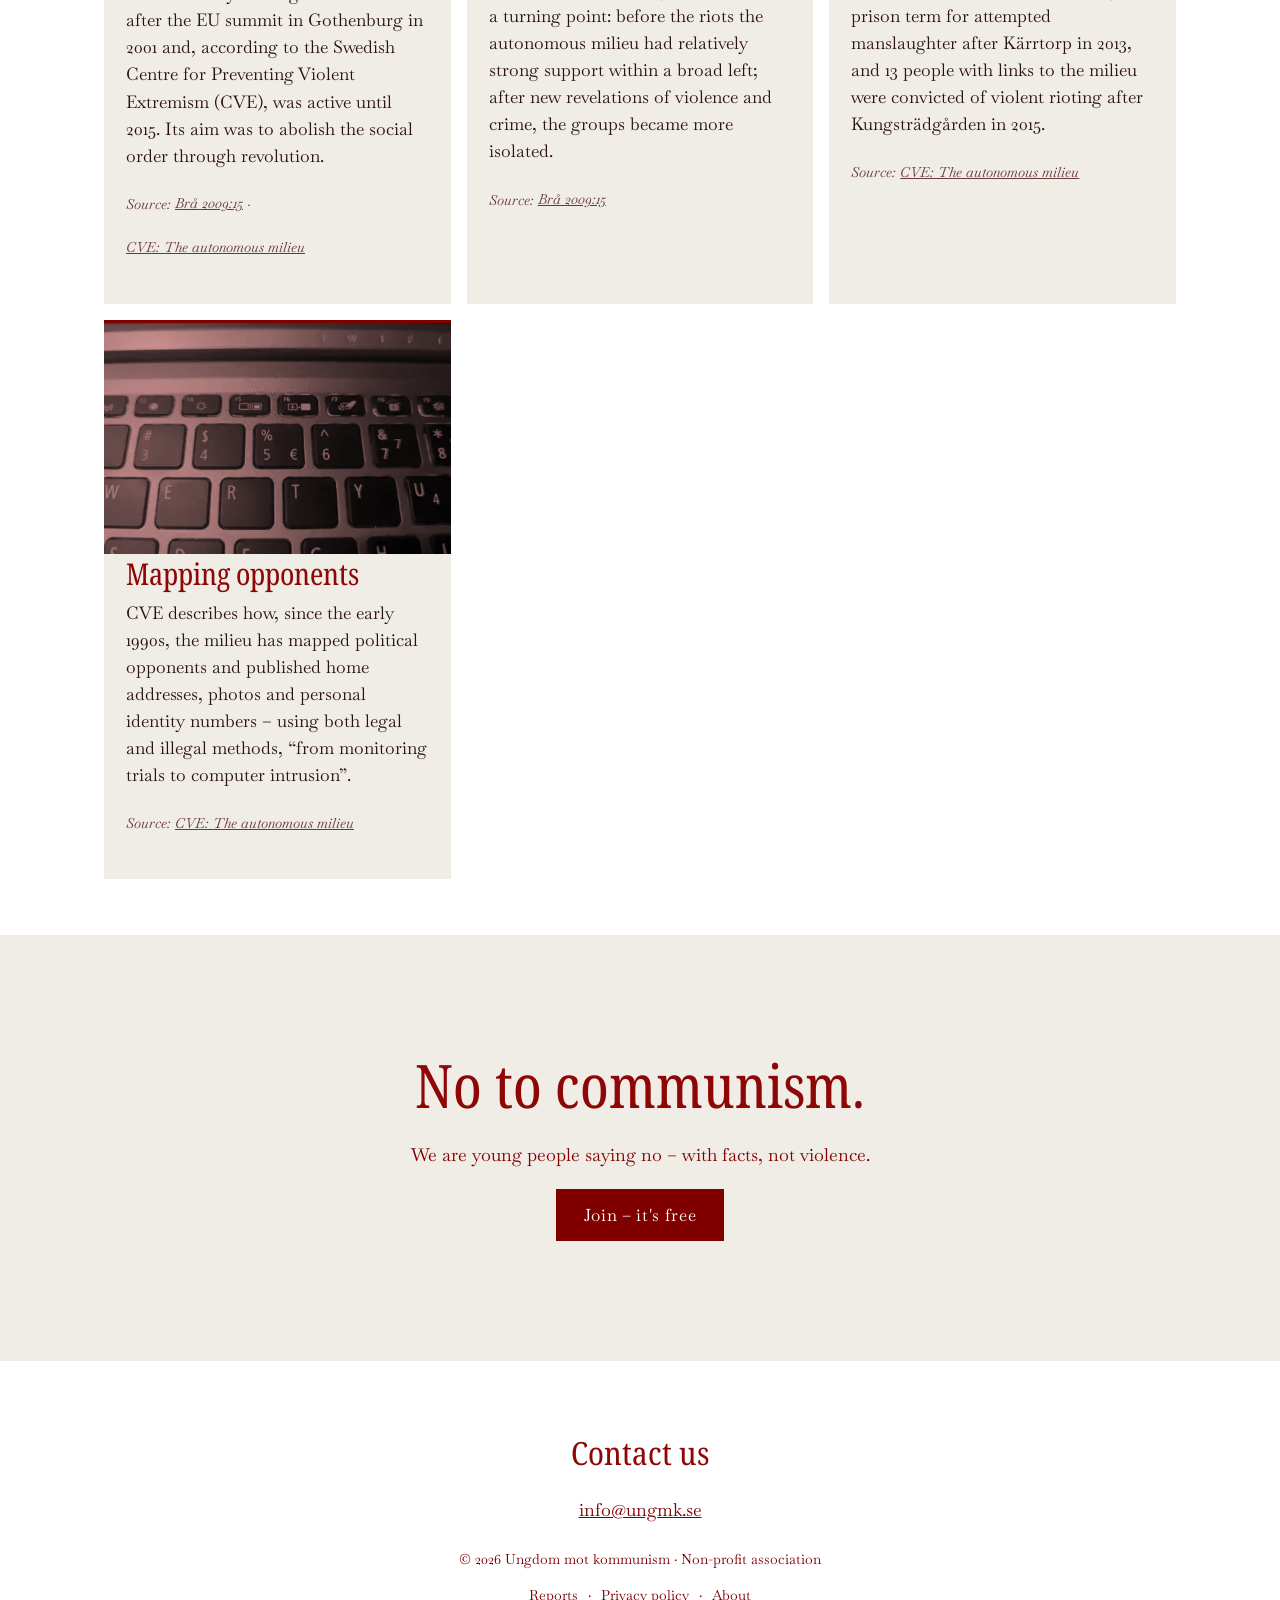
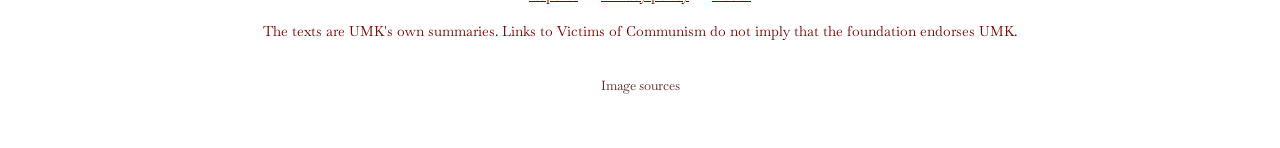
<file: en/kunskap/sverige/index.html>
<!doctype html><html lang="en"><head><meta charset="utf-8"><meta name="robots" content="noindex,nofollow"><meta name="viewport" content="width=device-width,initial-scale=1,viewport-fit=cover">
<title>Communism in Sweden | Ungdom mot kommunism</title><link rel="alternate" hreflang="sv" href="https://ungmk.se/kunskap/sverige/"><link rel="alternate" hreflang="en" href="https://ungmk.se/en/kunskap/sverige/"><link rel="alternate" hreflang="x-default" href="https://ungmk.se/kunskap/sverige/"><link rel="canonical" href="https://ungmk.se/en/kunskap/sverige/"><meta property="og:type" content="website"><meta property="og:site_name" content="Ungdom mot kommunism"><meta property="og:locale" content="en_GB"><meta property="og:title" content="Communism in Sweden | Ungdom mot kommunism"><meta property="og:description" content="Knowledge centre on communism's crimes against humanity: Holodomor, Gulag, the Khmer Rouge, the Baltics, North Korea, Cuba and more – with sources."><meta property="og:image" content="https://ungmk.se/og-image.png"><meta property="og:image:width" content="1200"><meta property="og:image:height" content="630"><meta property="og:image:alt" content="Ungdom mot kommunism – for a free Sweden"><meta name="twitter:card" content="summary_large_image"><meta name="twitter:image" content="https://ungmk.se/og-image.png"><meta property="og:url" content="https://ungmk.se/en/kunskap/sverige/">
<meta name="description" content="Knowledge centre on communism's crimes against humanity: Holodomor, Gulag, the Khmer Rouge, the Baltics, North Korea, Cuba and more – with sources.">
<meta name="theme-color" content="#800000"><link rel="icon" href="../../../favicon.svg">
<link rel="preload" href="../../../fonts/noto-serif-wdth.woff2" as="font" type="font/woff2" crossorigin>
<link rel="stylesheet" href="../../../styles.css?v=20"><link rel="stylesheet" href="../../../kunskap/kunskap.css"></head><body>
<a class="skip" href="#main">Skip to content</a>
<header class="hdr s" id="hdr">
  <button class="burger" id="burger" aria-label="Open menu" aria-expanded="false" aria-controls="menu"><i></i><i></i></button>
  <a class="wm" href="../../" aria-label="Ungdom mot kommunism – home"><span class="w1">Ungdom mot</span><span class="w2">kommunism</span></a>
  <a class="hdr-cta" href="https://umk.registra.nu/" target="_blank" rel="noopener">Join</a>
  <nav class="menu" id="menu" aria-label="Main menu"><a href="../../#om">About</a><a href="../../#historia">Gallery</a><a href="../">Knowledge</a><a href="./" aria-current="page">Sweden</a><a href="../../rapporter/">Reports</a><a href="../../#ga-med">Join</a><a href="#kontakt">Contact</a><a class="lang" href="../../../kunskap/sverige/" hreflang="sv" lang="sv"><svg class="flag" viewBox="0 0 16 10" width="20" height="12.5" aria-hidden="true"><path fill="#006AA7" d="M0 0h16v10H0z"/><path fill="#FECC00" d="M5 0h2v10H5zM0 4h16v2H0z"/></svg><span>Svenska</span></a></nav>
</header>
<main id="main">
<section class="kh" aria-labelledby="h1"><p class="kick"><a href="../">Knowledge centre</a> / Sweden</p><h1 id="h1">Communism<br><em>in</em> Sweden.</h1>
<p class="lead">From the Comintern's Swedish section to today's Young Left – and the violent left-wing extremism the Swedish Security Service monitors today. All with sources.</p>
<nav class="jump" aria-label="On this page"><a href="#h-hist">History</a><a href="#h-ext">Left-wing extremism</a></nav></section>
<section class="kc" aria-labelledby="h-hist"><h2 id="h-hist" class="kh2">History 1917–today</h2><ol class="kg kl"><li class="k" id="skp"><figure class="kf"><img src="../../../img/s-skp-480.webp" srcset="../../../img/s-skp-480.webp 480w, ../../../img/s-skp-900.webp 900w" sizes="(min-width:821px) 33vw, 100vw" alt="Second Congress of the Comintern, 1920" loading="lazy" decoding="async" width="480" height="320"></figure><p class="g-y">1917–1921</p><h3>A party in Moscow's service</h3><p>The Left Party's forerunner was founded in 1917 as the Social Democratic Left Party of Sweden, joined the Communist International (Comintern) in 1919 and in 1921 took the name Communist Party of Sweden (SKP). According to the Security Service Commission, the Comintern's 1928 programme – that power “must necessarily” be taken by force, followed by the dictatorship of the proletariat – was also the SKP's programme until 1943.</p><p class="src">Source: <a href="https://www.riksdagen.se/sv/dokument-och-lagar/dokument/statens-offentliga-utredningar/rikets-sakerhet-och-den-personliga-integriteten-_gqb387d2/html/" target="_blank" rel="noopener">SOU 2002:87, ch. 6.1</a> · <a href="https://www.ne.se/uppslagsverk/encyklopedi/l%C3%A5ng/v%C3%A4nsterpartiet" target="_blank" rel="noopener">NE: Vänsterpartiet</a></p></li><li class="k" id="adalen"><figure class="kf"><img src="../../../img/s-adalen-480.webp" srcset="../../../img/s-adalen-480.webp 480w, ../../../img/s-adalen-900.webp 900w" sizes="(min-width:821px) 33vw, 100vw" alt="Ådalen 1931" loading="lazy" decoding="async" width="480" height="320"></figure><p class="g-y">1931</p><h3>Ådalen – in context</h3><p>On 14 May 1931 soldiers opened fire on a demonstration in Lunde in Ådalen; five people were killed. It was a tragedy and a stain on the state. The revolutionary reading the SKP pushed afterwards was used to recruit followers – but it was the democratic labour movement, not the communists, that won the people's trust in the elections that followed.</p><p class="src">Source: <a href="https://www.lo.se/i-samhallet/samhallet-a-o/los-och-arbetarrorelsens-historia/skotten-i-adalen-1931" target="_blank" rel="noopener">LO: The Ådalen shootings 1931</a> · <a href="https://www.kramfors.se/se--gora/kultur-och-upplevelser/kulturmiljoer-och-historiska-handelser/adalen-31.html" target="_blank" rel="noopener">Kramfors Municipality: Ådalen 31</a></p></li><li class="k" id="wollweber"><figure class="kf"><img src="../../../img/s-wollweber-480.webp" srcset="../../../img/s-wollweber-480.webp 480w, ../../../img/s-wollweber-900.webp 900w" sizes="(min-width:821px) 33vw, 100vw" alt="The Security Police at work, Malmö 1985 (illustration)" loading="lazy" decoding="async" width="480" height="320"></figure><p class="g-y">1936–1941</p><h3>The Wollweber League – sabotage from Sweden</h3><p>A Soviet sabotage network led by the German communist Ernst Wollweber used dynamite stolen from Swedish mines to blow up ships. Historian Wilhelm Agrell shows that the SKP was the network's most important link. The Security Police broke up the league in 1941 and eleven people were convicted.</p><p class="src">Source: <a href="https://www.svd.se/a/XVqkn/svenska-kommunister-hjalpte-internationell-liga" target="_blank" rel="noopener">Agrell, Stora sabotageligan (review, SvD)</a></p></li><li class="k" id="spionage"><figure class="kf"><img src="../../../img/s-enbom-480.webp" srcset="../../../img/s-enbom-480.webp 480w, ../../../img/s-enbom-900.webp 900w" sizes="(min-width:821px) 33vw, 100vw" alt="Convicted spy Fritiof Enbom taken to court, 1952" loading="lazy" decoding="async" width="480" height="320"></figure><p class="g-y">1945–1960s</p><h3>A fifth column in a crisis?</h3><p>The security services saw the SKP as a possible fifth column in a war with the Soviet Union. The Commission notes that “communist-minded persons had been exposed as spies for the Soviet Union” and that the SKP had close ties to the communist dictatorships of Eastern Europe and “rejected all criticism of the Soviet system”.</p><p class="src">Source: <a href="https://www.regeringen.se/rattsliga-dokument/statens-offentliga-utredningar/2002/01/sou-200287/" target="_blank" rel="noopener">SOU 2002:87, summary</a></p></li><li class="k" id="moskvapengar"><figure class="kf"><img src="../../../img/s-moskva-480.webp" srcset="../../../img/s-moskva-480.webp 480w, ../../../img/s-moskva-900.webp 900w" sizes="(min-width:821px) 33vw, 100vw" alt="The Kremlin in Moscow" loading="lazy" decoding="async" width="480" height="320"></figure><p class="g-y">1949–1960s</p><h3>Money from Moscow</h3><p>According to the Commission, the security services held “what later proved to be well-founded suspicions that the Soviet Union contributed financially to the funding of the SKP and the communist party press”. That amounts to the crime of receiving foreign support.</p><p class="src">Source: <a href="https://www.regeringen.se/rattsliga-dokument/statens-offentliga-utredningar/2002/01/sou-200287/" target="_blank" rel="noopener">SOU 2002:87, summary</a></p></li><li class="k" id="registrering"><figure class="kf"><img src="../../../img/s-reg-480.webp" srcset="../../../img/s-reg-480.webp 480w, ../../../img/s-reg-900.webp 900w" sizes="(min-width:821px) 33vw, 100vw" alt="The National Archives at Marieberg" loading="lazy" decoding="async" width="480" height="320"></figure><p class="g-y">1948–1969</p><h3>The registration</h3><p>After the Prague coup of 1948 the Security Police registered communists on a large scale: according to the Commission, more than 100,000 people, “at times on flimsy grounds”. It says something about both the threat and the fact that the rule of law must apply to everyone – including in the fight against communism.</p><p class="src">Source: <a href="https://www.regeringen.se/rattsliga-dokument/statens-offentliga-utredningar/2002/01/sou-200287/" target="_blank" rel="noopener">SOU 2002:87, summary</a></p></li><li class="k" id="kfml"><figure class="kf"><img src="../../../img/s-kfml-480.webp" srcset="../../../img/s-kfml-480.webp 480w, ../../../img/s-kfml-900.webp 900w" sizes="(min-width:821px) 33vw, 100vw" alt="Chinese propaganda poster, 1967" loading="lazy" decoding="async" width="480" height="320"></figure><p class="g-y">1967</p><h3>The VPK and the Maoists</h3><p>In 1967 the SKP renamed itself the Left Party – the Communists (VPK). The same year the pro-China faction broke away to form the KFML, later the SKP. According to the Commission, the KFML/SKP was suspected of receiving financial support from China, and several of the far-left revolutionary groups had contacts with foreign terrorist movements.</p><p class="src">Source: <a href="https://www.regeringen.se/rattsliga-dokument/statens-offentliga-utredningar/2002/01/sou-200287/" target="_blank" rel="noopener">SOU 2002:87, summary</a></p></li><li class="k" id="polpot"><figure class="kf"><img src="../../../img/g-tuol.webp" alt="The Tuol Sleng museum in Phnom Penh" loading="lazy" decoding="async" width="480" height="320"></figure><p class="g-y">1978</p><h3>Praising Pol Pot</h3><p>While the Khmer Rouge murdered a quarter of Cambodia's people, a delegation from the Swedish-Kampuchean Friendship Association toured the country as Pol Pot's guests and then described a country on its way to socialism. Gunnar Bergström later apologised.</p><p class="src">Source: <a href="https://ipsnews.net/svenska/2008/11/20/kambodja-svensk-som-hyllade-pol-pot-ber-om-ursakt/" target="_blank" rel="noopener">IPS 2008</a></p></li><li class="k" id="u137"><figure class="kf"><img src="../../../img/u137-600.webp" srcset="../../../img/u137-600.webp 600w, ../../../img/u137-1200.webp 1200w" sizes="(min-width:821px) 33vw, 100vw" alt="The Soviet submarine U 137 aground at Karlskrona, 1981" loading="lazy" decoding="async" width="600" height="400"></figure><p class="g-y">1981</p><h3>U 137 – the Soviets in Swedish waters</h3><p>On 27 October 1981 a Soviet submarine ran aground in Gåsefjärden, inside a military restricted zone outside Karlskrona.</p><p class="src">Source: <a href="https://digitaltmuseum.se/search/?q=U%20137" target="_blank" rel="noopener">Naval Museum via DigitaltMuseum</a></p></li><li class="k" id="vp1990"><figure class="kf"><img src="../../../img/s-riksdag-480.webp" srcset="../../../img/s-riksdag-480.webp 480w, ../../../img/s-riksdag-900.webp 900w" sizes="(min-width:821px) 33vw, 100vw" alt="Distribution of seats in the Swedish Riksdag" loading="lazy" decoding="async" width="480" height="320"></figure><p class="g-y">1990</p><h3>The word goes – the party stays</h3><p>After the fall of the Berlin Wall, the VPK dropped the word “Communists” in 1990 and became the Left Party. It is the same organisation, with the same history since 1917.</p><p class="src">Source: <a href="https://www.ne.se/uppslagsverk/encyklopedi/l%C3%A5ng/v%C3%A4nsterpartiet" target="_blank" rel="noopener">NE: Vänsterpartiet</a></p></li><li class="k" id="uv"><figure class="kf"><img src="../../../img/s-uv-480.webp" srcset="../../../img/s-uv-480.webp 480w, ../../../img/s-uv-900.webp 900w" sizes="(min-width:821px) 33vw, 100vw" alt="Swedish Riksdag – distribution of seats" loading="lazy" decoding="async" width="480" height="320"></figure><p class="g-y">2021</p><h3>Young Left today</h3><p>The Left Party's youth wing writes in its manifesto of principles: “Our goal is a classless society, free from oppression – a communist society.”</p><p class="src">Source: <a href="https://ungvanster.se/wp-content/uploads/2021/02/Ung-Vansters-principprogram-antagna-2021-MED-FRAMSIDA.pdf" target="_blank" rel="noopener">Young Left's manifesto of principles (2021)</a></p></li></ol></section>
<section class="kc ext" aria-labelledby="h-ext"><p class="kick">Today and in the past</p><h2 id="h-ext" class="kh2">Violent left-wing extremism</h2>
<p class="lead">Violence in the name of politics is unacceptable – whichever side it comes from. Here we describe left-wing extremism as the authorities themselves do. We name no individuals.</p>
<ol class="kg"><li class="k" id="sapo"><figure class="kf"><img src="../../../img/e-sapo-480.webp" srcset="../../../img/e-sapo-480.webp 480w, ../../../img/e-sapo-900.webp 900w" sizes="(min-width:821px) 33vw, 100vw" alt="Security Service vehicles in Visby" loading="lazy" decoding="async" width="480" height="320"></figure><h3>The definition</h3><p>The Swedish Security Service monitors three violent extremist milieus in Sweden: the Islamist, the far-right and the far-left. What they share is that they “see crime as a legitimate part of the struggle for a different social order”.</p><p class="src">Source: <a href="https://www.sakerhetspolisen.se/hoten-mot-sverige/terrorism-och-extremism/valdsbejakande-extremism.html" target="_blank" rel="noopener">Säpo: Violent extremism</a></p></li><li class="k" id="autonoma"><figure class="kf"><img src="../../../img/e-bra-480.webp" srcset="../../../img/e-bra-480.webp 480w, ../../../img/e-bra-900.webp 900w" sizes="(min-width:821px) 33vw, 100vw" alt="Swedish police at a demonstration" loading="lazy" decoding="async" width="480" height="320"></figure><h3>The autonomous milieu</h3><p>In 2009 the National Council for Crime Prevention (Brå) and Säpo described the autonomous milieu – today called the violent far-left milieu – as having “the classless society as its vision”, where violence and other crimes are “accepted as part of the political struggle”.</p><p class="src">Source: <a href="https://bra.se/rapporter/arkiv/2009-07-13-valdsam-politisk-extremism" target="_blank" rel="noopener">Brå 2009:15</a></p></li><li class="k" id="afa"><figure class="kf"><img src="../../../img/e-afa-480.webp" srcset="../../../img/e-afa-480.webp 480w, ../../../img/e-afa-900.webp 900w" sizes="(min-width:821px) 33vw, 100vw" alt="Police cordon in Malmö" loading="lazy" decoding="async" width="480" height="320"></figure><h3>AFA</h3><p>According to Brå 2009:15, AFA's overarching aim is “to abolish the prevailing social order and the state through revolution”, and the concept of anti-fascism is interpreted so broadly that it includes struggle against authorities, elected officials and companies.</p><p class="src">Source: <a href="https://bra.se/rapporter/arkiv/2009-07-13-valdsam-politisk-extremism" target="_blank" rel="noopener">Brå 2009:15, p. 45</a></p></li><li class="k" id="rf"><figure class="kf"><img src="../../../img/e-rf-480.webp" srcset="../../../img/e-rf-480.webp 480w, ../../../img/e-rf-900.webp 900w" sizes="(min-width:821px) 33vw, 100vw" alt="Kungsportsavenyn in Gothenburg" loading="lazy" decoding="async" width="480" height="320"></figure><h3>Revolutionary Front (Revolutionära fronten)</h3><p>Revolutionary Front grew out of AFA after the EU summit in Gothenburg in 2001 and, according to the Swedish Centre for Preventing Violent Extremism (CVE), was active until 2015. Its aim was to abolish the social order through revolution.</p><p class="src">Source: <a href="https://bra.se/rapporter/arkiv/2009-07-13-valdsam-politisk-extremism" target="_blank" rel="noopener">Brå 2009:15</a> · <a href="https://cve.se/publikationer/denautonomamiljonenkunskapsoversikt.5.843740f184cc4e52fa113d.html" target="_blank" rel="noopener">CVE: The autonomous milieu</a></p></li><li class="k" id="goteborg2001"><figure class="kf"><img src="../../../img/e-gbg-480.webp" srcset="../../../img/e-gbg-480.webp 480w, ../../../img/e-gbg-900.webp 900w" sizes="(min-width:821px) 33vw, 100vw" alt="Police in Gothenburg" loading="lazy" decoding="async" width="480" height="320"></figure><h3>Gothenburg 2001</h3><p>Brå describes the riots at the EU summit in Gothenburg in June 2001 as a turning point: before the riots the autonomous milieu had relatively strong support within a broad left; after new revelations of violence and crime, the groups became more isolated.</p><p class="src">Source: <a href="https://bra.se/rapporter/arkiv/2009-07-13-valdsam-politisk-extremism" target="_blank" rel="noopener">Brå 2009:15</a></p></li><li class="k" id="domar"><figure class="kf"><img src="../../../img/e-domar-480.webp" srcset="../../../img/e-domar-480.webp 480w, ../../../img/e-domar-900.webp 900w" sizes="(min-width:821px) 33vw, 100vw" alt="Courtroom at Stockholm District Court" loading="lazy" decoding="async" width="480" height="320"></figure><h3>The convictions</h3><p>According to CVE, one person from the milieu was sentenced to a long prison term for attempted manslaughter after Kärrtorp in 2013, and 13 people with links to the milieu were convicted of violent rioting after Kungsträdgården in 2015.</p><p class="src">Source: <a href="https://cve.se/publikationer/denautonomamiljonenkunskapsoversikt.5.843740f184cc4e52fa113d.html" target="_blank" rel="noopener">CVE: The autonomous milieu</a></p></li><li class="k" id="kartlaggning"><figure class="kf"><img src="../../../img/e-kartl-480.webp" srcset="../../../img/e-kartl-480.webp 480w, ../../../img/e-kartl-900.webp 900w" sizes="(min-width:821px) 33vw, 100vw" alt="Keyboard" loading="lazy" decoding="async" width="480" height="320"></figure><h3>Mapping opponents</h3><p>CVE describes how, since the early 1990s, the milieu has mapped political opponents and published home addresses, photos and personal identity numbers – using both legal and illegal methods, “from monitoring trials to computer intrusion”.</p><p class="src">Source: <a href="https://cve.se/publikationer/denautonomamiljonenkunskapsoversikt.5.843740f184cc4e52fa113d.html" target="_blank" rel="noopener">CVE: The autonomous milieu</a></p></li></ol></section>
<section class="join" aria-labelledby="h-join"><h2 id="h-join">No to communism.</h2><p>We are young people saying no – with facts, not violence.</p><a class="btn" href="https://umk.registra.nu/" target="_blank" rel="noopener">Join – it's free</a></section>
</main>
<footer class="foot" id="kontakt"><h2>Contact us</h2><a class="mail" href="mailto:info@ungmk.se">info@ungmk.se</a>
<p class="small">© 2026 Ungdom mot kommunism · Non-profit association<br><a href="../../rapporter/">Reports</a> · <a href="../../integritet.html">Privacy policy</a> · <a href="../../om-oss.html">About</a><br>The texts are UMK's own summaries. Links to Victims of Communism do not imply that the foundation endorses UMK.</p><details class="cred"><summary>Image sources</summary><p>All images via Wikimedia Commons, cropped and toned: <a href="https://commons.wikimedia.org/wiki/File:2nd_World_Congress_of_the_Comintern_Lenin_Zinoviev_Bukharin_Gorky.jpg" target="_blank" rel="noopener">2nd World Congress of the Comintern Lenin Zinoviev Bukharin Gorky</a> – Unknown authorUnknown author, Public domain; <a href="https://commons.wikimedia.org/wiki/File:1led0513adalen.jpg" target="_blank" rel="noopener">1led0513adalen</a> – Sten Sjöberg/IBL, Public domain; <a href="https://commons.wikimedia.org/wiki/File:S%C3%84PO_-_Malm%C3%B6-1985.jpg" target="_blank" rel="noopener">SÄPO - Malmö-1985</a> – Foto: Jonn Leffmann, CC BY 3.0; <a href="https://commons.wikimedia.org/wiki/File:Brothers-Fritiof-and-Martin-Enbom-entered-the-courtroom-391836093682.jpg" target="_blank" rel="noopener">Brothers-Fritiof-and-Martin-Enbom-entered-the-courtroom-391836093682</a> – Svenskt Pressfoto, Public domain; <a href="https://commons.wikimedia.org/wiki/File:Hammond_Slides_Moscow_191._ZIS_car_in_the_Kremlin.jpg" target="_blank" rel="noopener">Hammond Slides Moscow 191. ZIS car in the Kremlin</a> – Thomas Taylor Hammond (1920-1993), CC BY-SA 4.0; <a href="https://commons.wikimedia.org/wiki/File:Marieberg_Riksarkivet_06.png" target="_blank" rel="noopener">Marieberg Riksarkivet 06</a> – Sniper Zeta, CC BY-SA 4.0; <a href="https://commons.wikimedia.org/wiki/File:1967-04_1967%E5%B9%B4%E9%9D%A9%E5%91%BD%E6%97%A0%E7%BD%AA%E9%80%A0%E5%8F%8D%E6%9C%89%E7%90%86.jpg" target="_blank" rel="noopener">1967-04 1967年革命无罪造反有理</a> – 《人民画报》, Public domain; <a href="https://commons.wikimedia.org/wiki/File:Sveriges_riksdag_20260330.png" target="_blank" rel="noopener">Sveriges riksdag 20260330</a> – by LittleGun, derived from:   by GeMet

Original diagram created with help of pa, Public domain; <a href="https://commons.wikimedia.org/wiki/File:Sveriges_riksdag_20260130.png" target="_blank" rel="noopener">Sveriges riksdag 20260130</a> – by LittleGun, derived from:   by GeMet

Original diagram created with help of pa, Public domain; <a href="https://commons.wikimedia.org/wiki/File:Almedalsveckan_Visby_Gotland_S%C3%A4pobilar.jpg" target="_blank" rel="noopener">Almedalsveckan Visby Gotland Säpobilar</a> – En-cas-de-soleil, CC BY-SA 4.0; <a href="https://commons.wikimedia.org/wiki/File:Swedish_riot_police_at_nationalist_demo.jpg" target="_blank" rel="noopener">Swedish riot police at nationalist demo</a> – Peter Isotalo, Public domain; <a href="https://commons.wikimedia.org/wiki/File:Polisavsp%C3%A4rrning_vid_akuten,_Malm%C3%B6,_20140823.jpg" target="_blank" rel="noopener">Polisavspärrning vid akuten, Malmö, 20140823</a> – Johan Jönsson (Julle), CC BY-SA 4.0; <a href="https://commons.wikimedia.org/wiki/File:Avenyn.jpg" target="_blank" rel="noopener">– unknown, CC BY-SA 3.0;</a> – okänd, CC BY-SA 3.0; <a href="https://commons.wikimedia.org/wiki/File:Polisattack.jpg" target="_blank" rel="noopener">Polisattack</a> – Joel Hansell, CC BY 2.0; <a href="https://commons.wikimedia.org/wiki/File:Stockholms_tingsr%C3%A4tt.jpg" target="_blank" rel="noopener">Stockholms tingsrätt</a> – Dick Schager, CC BY-SA 4.0; <a href="https://commons.wikimedia.org/wiki/File:Acer_SF114-32_keyboard_closeup.jpg" target="_blank" rel="noopener">Acer SF114-32 keyboard closeup</a> – Florine W. Dekker, CC0. Archive images from the home page (the 1944 escape, U 137, the Xinjiang map, Tuol Sleng): see credits on the <a href="../../">home page</a>. </p></details></footer>
<script>(()=>{const b=document.getElementById('burger'),m=document.getElementById('menu');b.onclick=()=>{const o=b.getAttribute('aria-expanded')!=='true';b.setAttribute('aria-expanded',o);b.setAttribute('aria-label',o?'Close menu':'Open menu');m.classList.toggle('open',o);document.body.style.overflow=o?'hidden':''};
const bs=document.querySelectorAll('.flt button'),ks=document.querySelectorAll('.k'),cn=document.getElementById('cnt');bs.forEach(x=>x.onclick=()=>{const f=x.dataset.f;let n=0;bs.forEach(y=>y.setAttribute('aria-pressed',y===x));ks.forEach(k=>{const s=f==='alla'||k.dataset.r===f;k.hidden=!s;n+=s});cn.textContent=n+' berättelser visas'})})()</script>
</body></html>
</file>
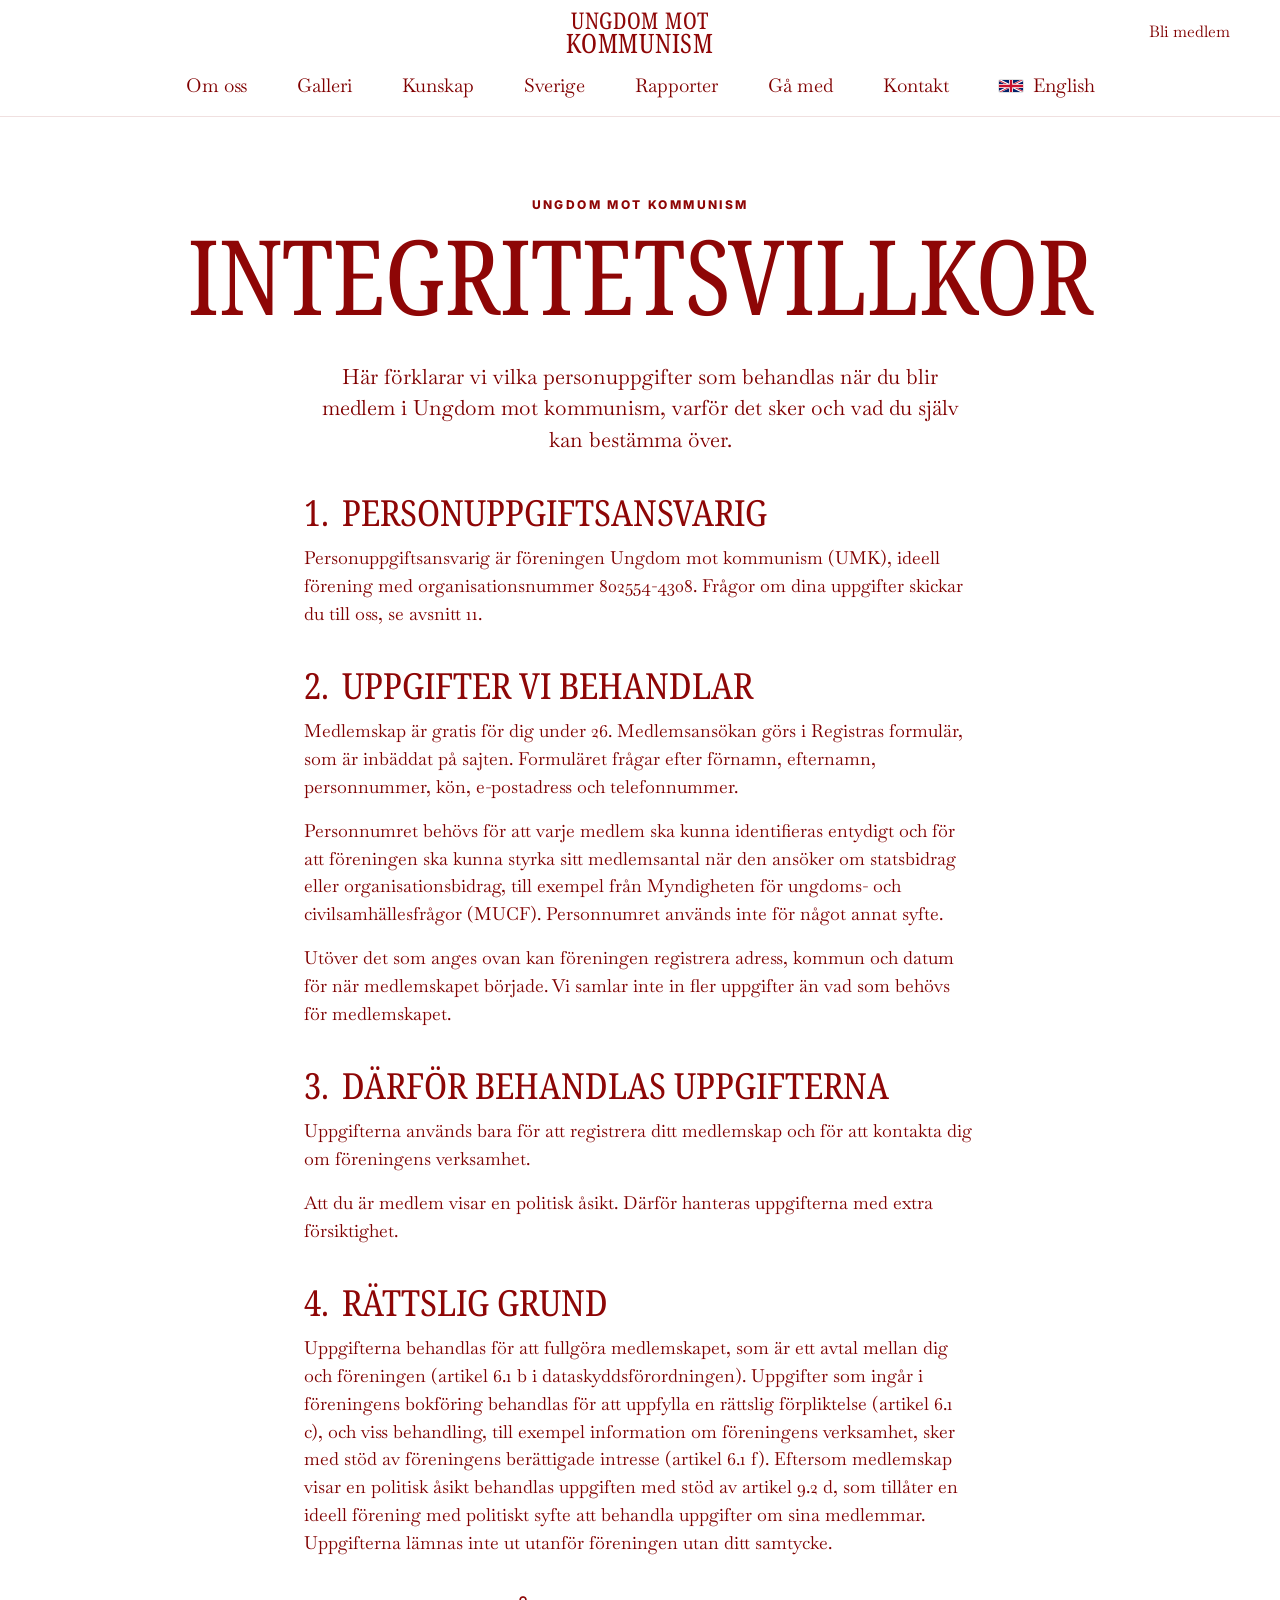
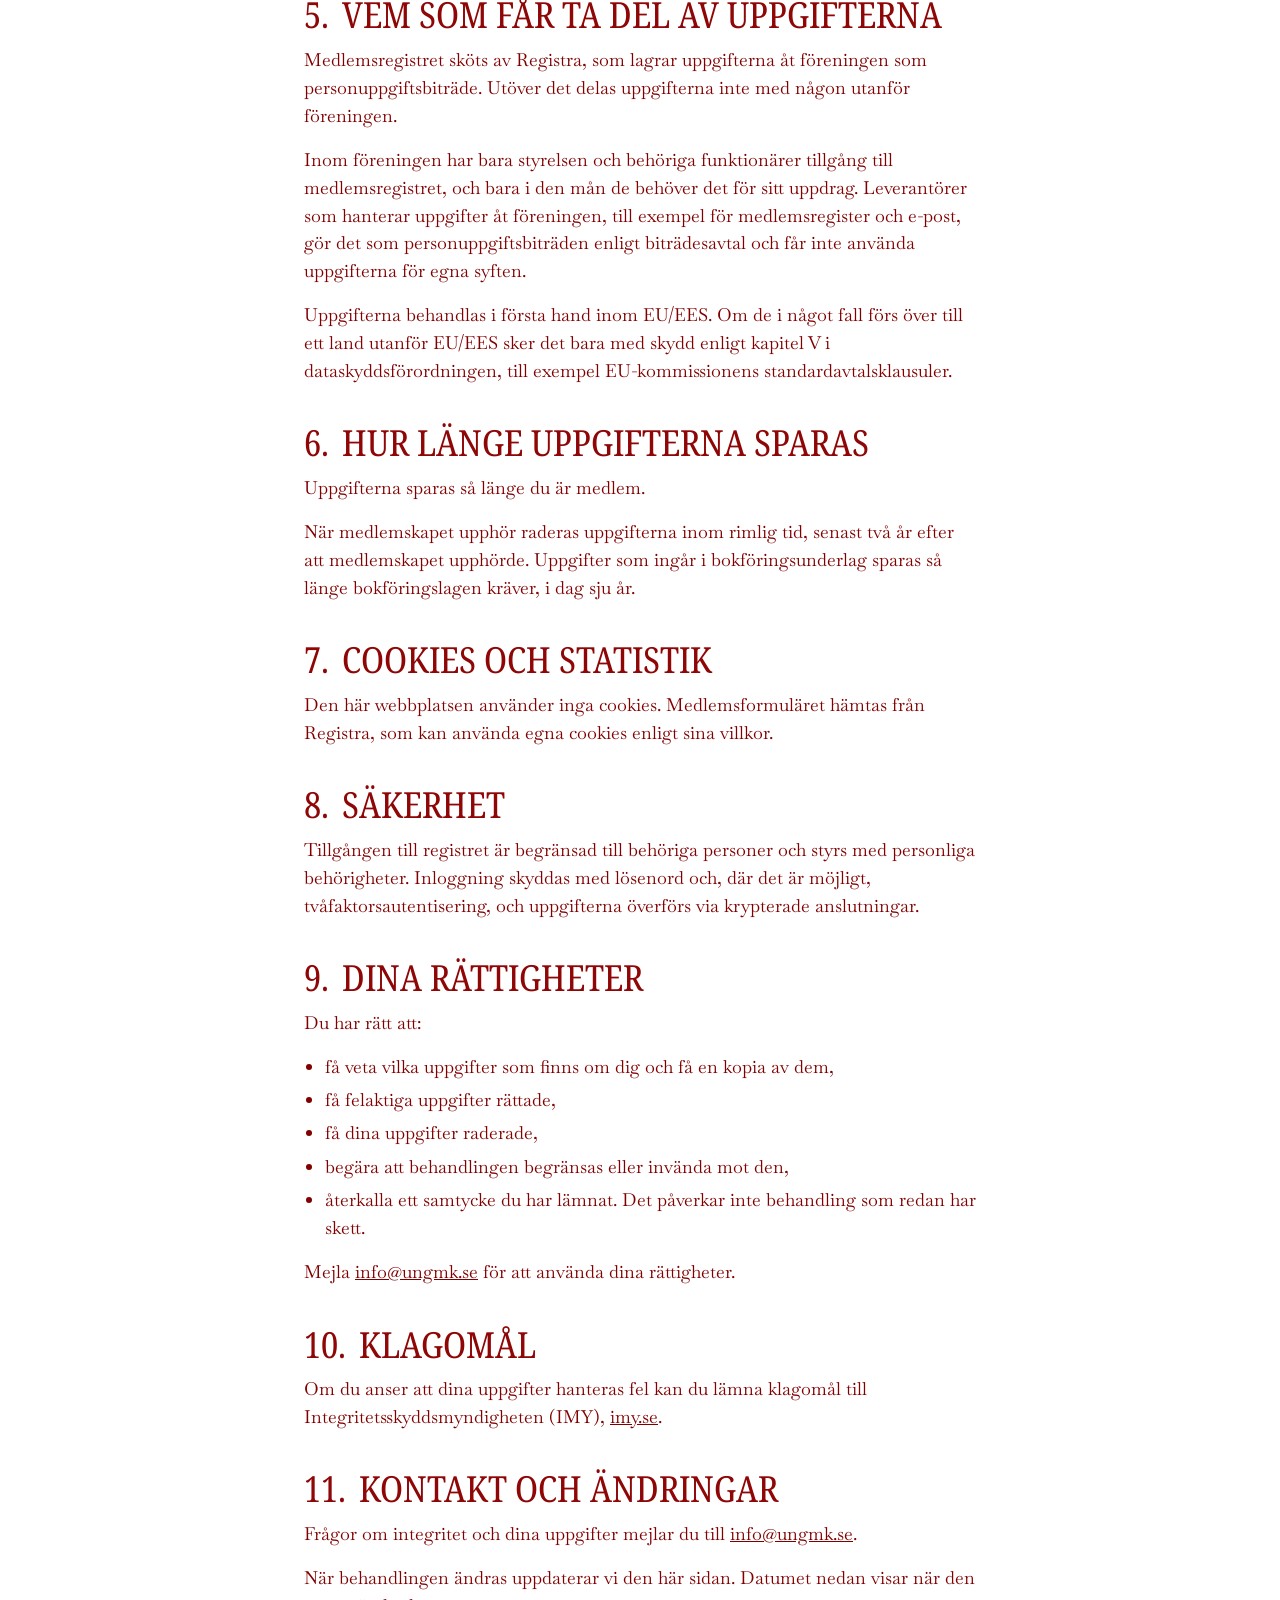
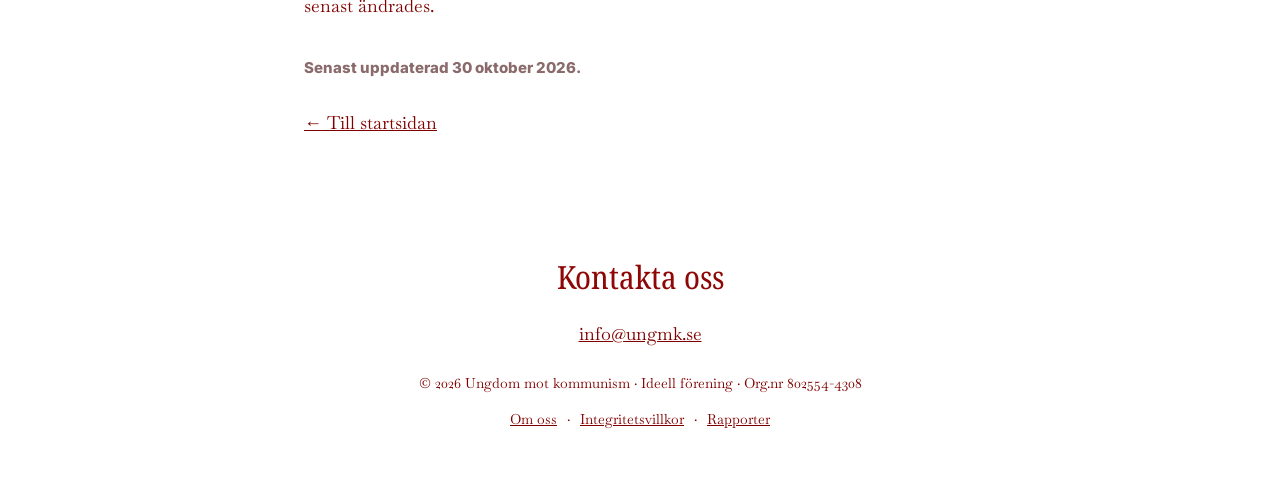
<file: integritet.html>
<!doctype html>
<html lang="sv">
<head>
  <meta charset="utf-8">
  <meta name="robots" content="noindex,nofollow"><meta name="viewport" content="width=device-width, initial-scale=1">
  <title>Integritetsvillkor – Ungdom mot kommunism (UMK)</title><link rel="alternate" hreflang="sv" href="https://ungmk.se/integritet.html"><link rel="alternate" hreflang="en" href="https://ungmk.se/en/integritet.html"><link rel="alternate" hreflang="x-default" href="https://ungmk.se/integritet.html"><link rel="canonical" href="https://ungmk.se/integritet.html"><meta property="og:type" content="website"><meta property="og:site_name" content="Ungdom mot kommunism"><meta property="og:locale" content="sv_SE"><meta property="og:title" content="Integritetsvillkor – Ungdom mot kommunism (UMK)"><meta property="og:description" content="Så behandlas dina personuppgifter när du blir medlem i Ungdom mot kommunism."><meta property="og:image" content="https://ungmk.se/og-image.png"><meta property="og:image:width" content="1200"><meta property="og:image:height" content="630"><meta property="og:image:alt" content="Ungdom mot kommunism – för ett fritt Sverige"><meta name="twitter:card" content="summary_large_image"><meta name="twitter:image" content="https://ungmk.se/og-image.png"><meta property="og:url" content="https://ungmk.se/integritet.html">
  <meta name="description" content="Så behandlas dina personuppgifter när du blir medlem i Ungdom mot kommunism.">
  <meta name="theme-color" content="#800000"><link rel="icon" href="favicon.svg">
<link rel="preload" href="fonts/noto-serif-wdth.woff2" as="font" type="font/woff2" crossorigin>
<link rel="stylesheet" href="styles.css?v=20"></head><body>
<a class="skip" href="#main">Hoppa till innehållet</a>
<header class="hdr s" id="hdr">
  <button class="burger" id="burger" aria-label="Öppna meny" aria-expanded="false" aria-controls="menu"><i></i><i></i></button>
  <a class="wm" href="./" aria-label="Ungdom mot kommunism – startsida"><span class="w1">Ungdom mot</span><span class="w2">kommunism</span></a>
  <a class="hdr-cta" href="https://umk.registra.nu/" target="_blank" rel="noopener">Bli medlem</a>
  <nav class="menu" id="menu" aria-label="Huvudmeny"><a href="./#om">Om oss</a><a href="./#historia">Galleri</a><a href="kunskap/">Kunskap</a><a href="kunskap/sverige/">Sverige</a><a href="rapporter/">Rapporter</a><a href="./#ga-med">Gå med</a><a href="./#kontakt">Kontakt</a><a class="lang" href="en/integritet.html" hreflang="en" lang="en"><svg class="flag" viewBox="0 0 60 30" width="24" height="12" aria-hidden="true"><clipPath id="gbc"><path d="M0 0v30h60V0z"/></clipPath><clipPath id="gbt"><path d="M30 15h30v15zv15H0zH0V0zV0h30z"/></clipPath><g clip-path="url(#gbc)"><path d="M0 0v30h60V0z" fill="#012169"/><path d="M0 0l60 30m0-30L0 30" stroke="#fff" stroke-width="6"/><path d="M0 0l60 30m0-30L0 30" clip-path="url(#gbt)" stroke="#C8102E" stroke-width="4"/><path d="M30 0v30M0 15h60" stroke="#fff" stroke-width="10"/><path d="M30 0v30M0 15h60" stroke="#C8102E" stroke-width="6"/></g></svg><span>English</span></a></nav>
</header>
<script>(()=>{const b=document.getElementById('burger'),m=document.getElementById('menu'),s=o=>{b.setAttribute('aria-expanded',o);b.setAttribute('aria-label',o?'Stäng meny':'Öppna meny');m.classList.toggle('open',o);document.body.style.overflow=o?'hidden':''};b.onclick=()=>s(b.getAttribute('aria-expanded')!=='true');m.querySelectorAll('a').forEach(a=>a.onclick=()=>s(false));addEventListener('keydown',e=>{if(e.key==='Escape')s(false)})})()</script>
<section class="pol-h" aria-labelledby="h1"><p class="pol-kick">Ungdom mot kommunism</p><h1 id="h1">Integritetsvillkor</h1></section>
<main id="main" class="pol">
<div class="pol-in">
  <p class="pol-lede">Här förklarar vi vilka personuppgifter som behandlas när du blir medlem i Ungdom mot kommunism, varför det sker och vad du själv kan bestämma över.</p>

  <h2><span class="n">1.</span>Personuppgiftsansvarig</h2>
  <p>Personuppgiftsansvarig är föreningen Ungdom mot kommunism (UMK), ideell förening med organisationsnummer 802554-4308. Frågor om dina uppgifter skickar du till oss, se avsnitt 11.</p>

  <h2><span class="n">2.</span>Uppgifter vi behandlar</h2>
  <p>Medlemskap är gratis för dig under 26. Medlemsansökan görs i Registras formulär, som är inbäddat på sajten. Formuläret frågar efter förnamn, efternamn, personnummer, kön, e-postadress och telefonnummer.</p>
  <p>Personnumret behövs för att varje medlem ska kunna identifieras entydigt och för att föreningen ska kunna styrka sitt medlemsantal när den ansöker om statsbidrag eller organisationsbidrag, till exempel från Myndigheten för ungdoms- och civilsamhällesfrågor (MUCF). Personnumret används inte för något annat syfte.</p>
  <p>Utöver det som anges ovan kan föreningen registrera adress, kommun och datum för när medlemskapet började. Vi samlar inte in fler uppgifter än vad som behövs för medlemskapet.</p>

  <h2><span class="n">3.</span>Därför behandlas uppgifterna</h2>
  <p>Uppgifterna används bara för att registrera ditt medlemskap och för att kontakta dig om föreningens verksamhet.</p>
  <p>Att du är medlem visar en politisk åsikt. Därför hanteras uppgifterna med extra försiktighet.</p>

  <h2><span class="n">4.</span>Rättslig grund</h2>
  <p>Uppgifterna behandlas för att fullgöra medlemskapet, som är ett avtal mellan dig och föreningen (artikel 6.1 b i dataskyddsförordningen). Uppgifter som ingår i föreningens bokföring behandlas för att uppfylla en rättslig förpliktelse (artikel 6.1 c), och viss behandling, till exempel information om föreningens verksamhet, sker med stöd av föreningens berättigade intresse (artikel 6.1 f). Eftersom medlemskap visar en politisk åsikt behandlas uppgiften med stöd av artikel 9.2 d, som tillåter en ideell förening med politiskt syfte att behandla uppgifter om sina medlemmar. Uppgifterna lämnas inte ut utanför föreningen utan ditt samtycke.</p>

  <h2><span class="n">5.</span>Vem som får ta del av uppgifterna</h2>
  <p>Medlemsregistret sköts av Registra, som lagrar uppgifterna åt föreningen som personuppgiftsbiträde. Utöver det delas uppgifterna inte med någon utanför föreningen.</p>
  <p>Inom föreningen har bara styrelsen och behöriga funktionärer tillgång till medlemsregistret, och bara i den mån de behöver det för sitt uppdrag. Leverantörer som hanterar uppgifter åt föreningen, till exempel för medlemsregister och e-post, gör det som personuppgiftsbiträden enligt biträdesavtal och får inte använda uppgifterna för egna syften.</p>
  <p>Uppgifterna behandlas i första hand inom EU/EES. Om de i något fall förs över till ett land utanför EU/EES sker det bara med skydd enligt kapitel V i dataskyddsförordningen, till exempel EU-kommissionens standardavtalsklausuler.</p>

  <h2><span class="n">6.</span>Hur länge uppgifterna sparas</h2>
  <p>Uppgifterna sparas så länge du är medlem.</p>
  <p>När medlemskapet upphör raderas uppgifterna inom rimlig tid, senast två år efter att medlemskapet upphörde. Uppgifter som ingår i bokföringsunderlag sparas så länge bokföringslagen kräver, i dag sju år.</p>

  <h2><span class="n">7.</span>Cookies och statistik</h2>
  <p>Den här webbplatsen använder inga cookies. Medlemsformuläret hämtas från Registra, som kan använda egna cookies enligt sina villkor.</p>

  <h2><span class="n">8.</span>Säkerhet</h2>
  <p>Tillgången till registret är begränsad till behöriga personer och styrs med personliga behörigheter. Inloggning skyddas med lösenord och, där det är möjligt, tvåfaktorsautentisering, och uppgifterna överförs via krypterade anslutningar.</p>

  <h2><span class="n">9.</span>Dina rättigheter</h2>
  <p>Du har rätt att:</p>
  <ul>
    <li>få veta vilka uppgifter som finns om dig och få en kopia av dem,</li>
    <li>få felaktiga uppgifter rättade,</li>
    <li>få dina uppgifter raderade,</li>
    <li>begära att behandlingen begränsas eller invända mot den,</li>
    <li>återkalla ett samtycke du har lämnat. Det påverkar inte behandling som redan har skett.</li>
  </ul>
  <p>Mejla <a href="mailto:info@ungmk.se">info@ungmk.se</a> för att använda dina rättigheter.</p>

  <h2><span class="n">10.</span>Klagomål</h2>
  <p>Om du anser att dina uppgifter hanteras fel kan du lämna klagomål till Integritetsskyddsmyndigheten (IMY), <a href="https://www.imy.se" target="_blank" rel="noopener">imy.se</a>.</p>

  <h2><span class="n">11.</span>Kontakt och ändringar</h2>
  <p>Frågor om integritet och dina uppgifter mejlar du till <a href="mailto:info@ungmk.se">info@ungmk.se</a>.</p>
  <p>När behandlingen ändras uppdaterar vi den här sidan. Datumet nedan visar när den senast ändrades.</p>
  <p class="updated">Senast uppdaterad 30 oktober 2026.</p>
  <a class="back" href="./">← Till startsidan</a>
</div>
</main>
<footer class="foot" id="kontakt"><h2>Kontakta oss</h2><a class="mail" href="mailto:info@ungmk.se">info@ungmk.se</a>
<p class="small">© 2026 Ungdom mot kommunism · Ideell förening · Org.nr 802554-4308<br><a href="om-oss.html">Om oss</a> · <a href="integritet.html" aria-current="page">Integritetsvillkor</a> · <a href="rapporter/">Rapporter</a></p></footer>
</body>
</html>
</file>
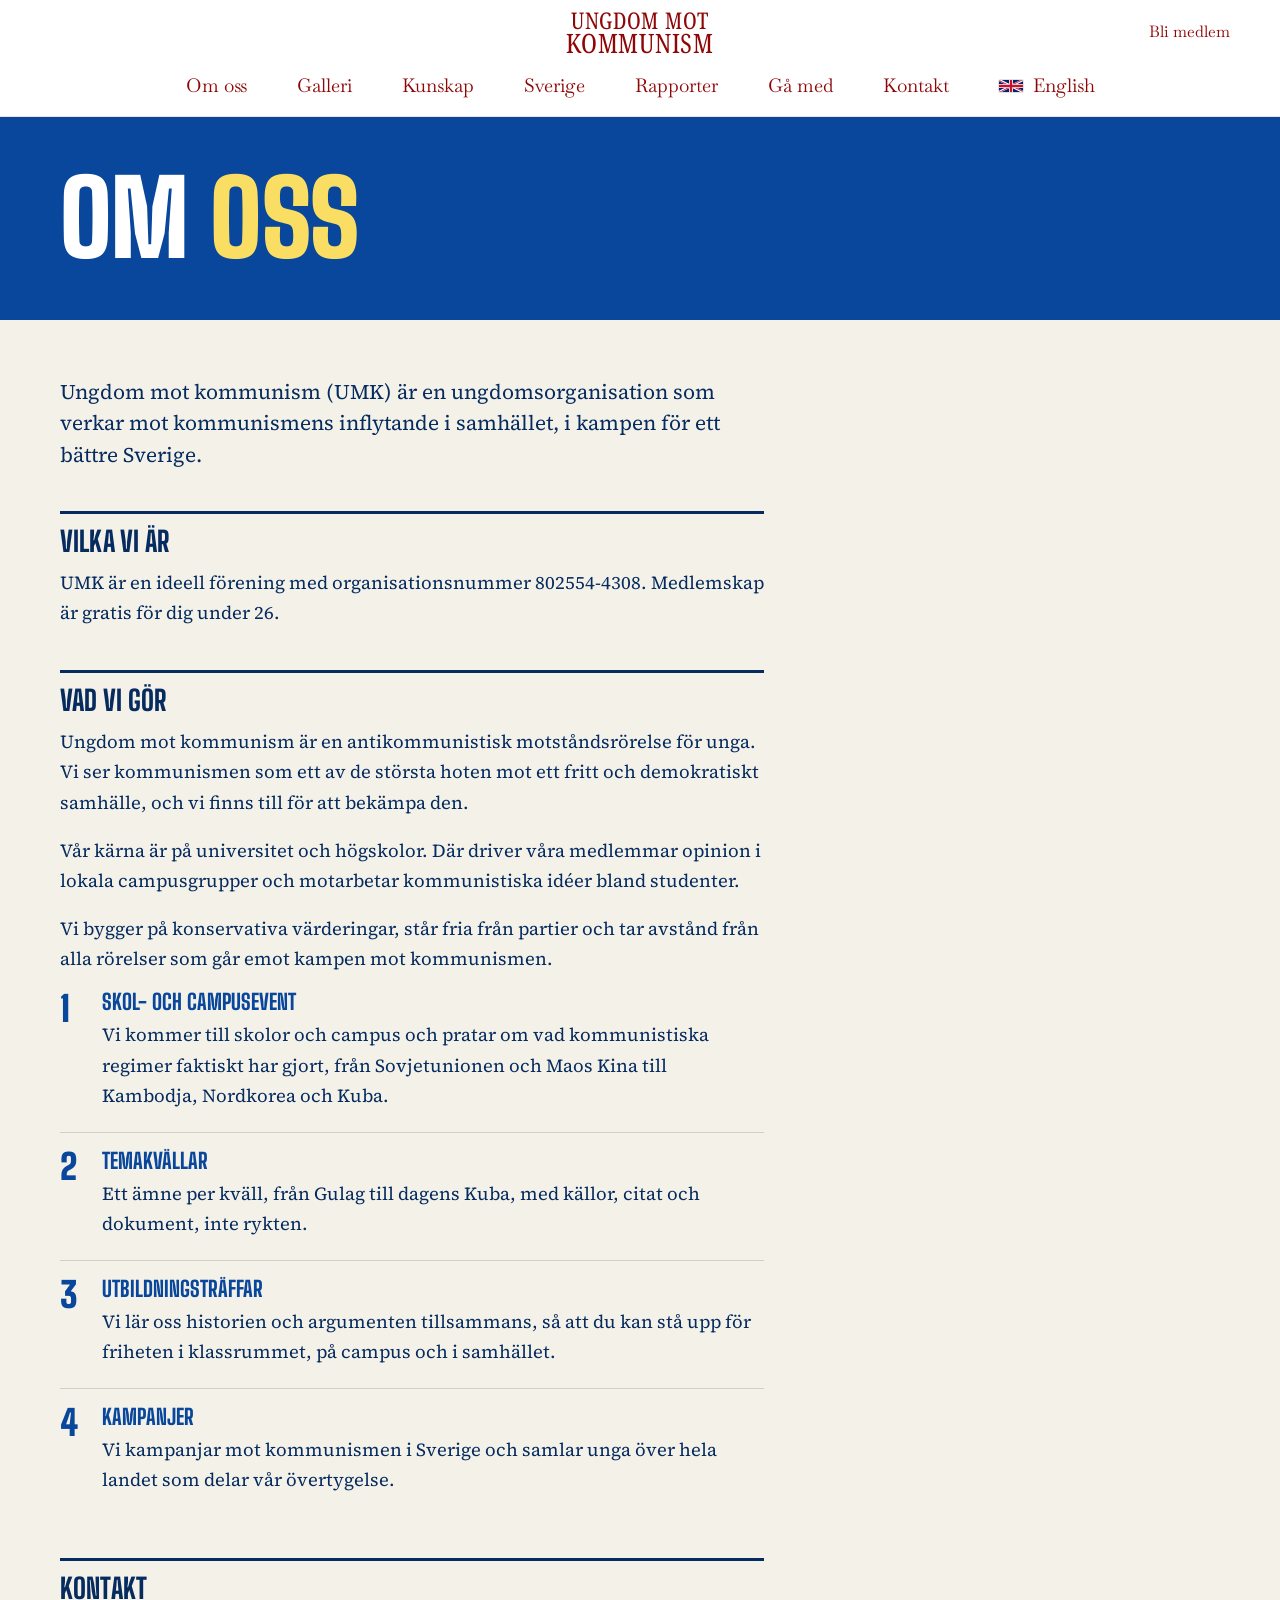
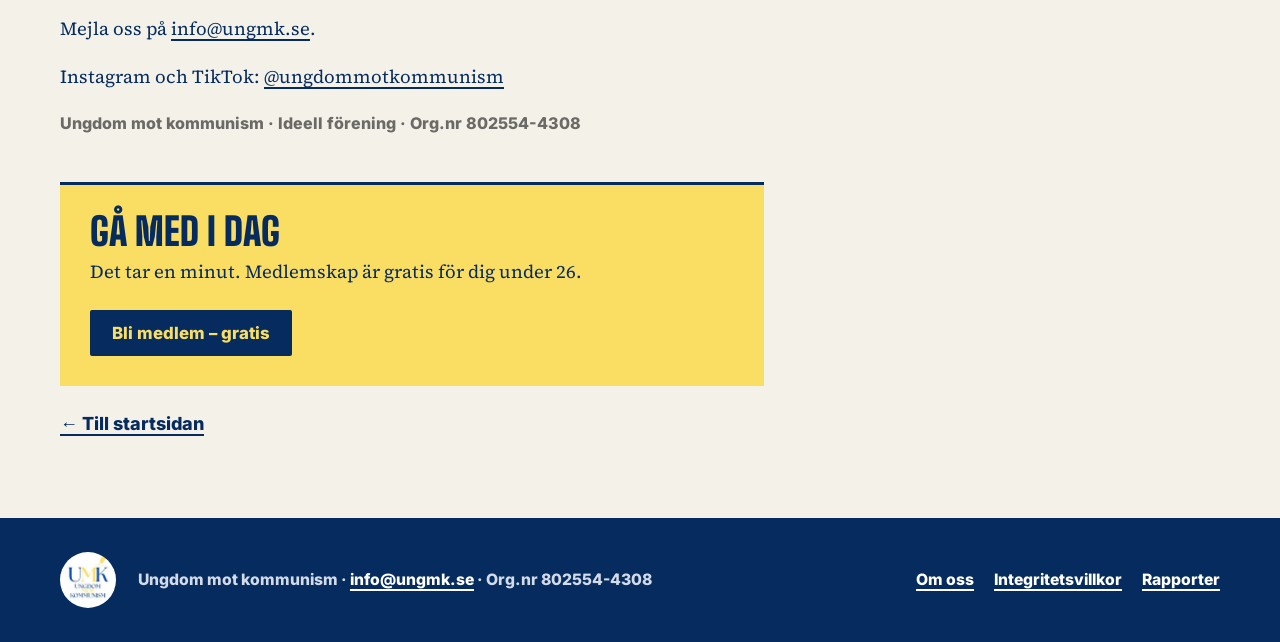
<file: om-oss.html>
<!doctype html>
<html lang="sv">
<head>
  <meta charset="utf-8">
  <meta name="robots" content="noindex,nofollow"><meta name="viewport" content="width=device-width, initial-scale=1">
  <title>Om oss – Ungdom mot kommunism (UMK)</title><link rel="alternate" hreflang="sv" href="https://ungmk.se/om-oss.html"><link rel="alternate" hreflang="en" href="https://ungmk.se/en/om-oss.html"><link rel="alternate" hreflang="x-default" href="https://ungmk.se/om-oss.html"><link rel="canonical" href="https://ungmk.se/om-oss.html"><meta property="og:type" content="website"><meta property="og:site_name" content="Ungdom mot kommunism"><meta property="og:locale" content="sv_SE"><meta property="og:title" content="Om oss – Ungdom mot kommunism (UMK)"><meta property="og:description" content="Ungdom mot kommunism (UMK) är en ungdomsorganisation som verkar mot kommunismens inflytande i samhället, i kampen för ett bättre Sverige."><meta property="og:image" content="https://ungmk.se/og-image.png"><meta property="og:image:width" content="1200"><meta property="og:image:height" content="630"><meta property="og:image:alt" content="Ungdom mot kommunism – för ett fritt Sverige"><meta name="twitter:card" content="summary_large_image"><meta name="twitter:image" content="https://ungmk.se/og-image.png"><meta property="og:url" content="https://ungmk.se/om-oss.html">
  <meta name="description" content="Ungdom mot kommunism (UMK) är en ungdomsorganisation som verkar mot kommunismens inflytande i samhället, i kampen för ett bättre Sverige.">
  <link rel="icon" href="assets/favicon.png">
  <link rel="stylesheet" href="legacy.css">
  <link rel="stylesheet" href="header.css?v=18">
</head>
<body>
<header class="hdr s" id="hdr">
  <button class="burger" id="burger" aria-label="Öppna meny" aria-expanded="false" aria-controls="menu"><i></i><i></i></button>
  <a class="wm" href="./" aria-label="Ungdom mot kommunism – startsida"><span class="w1">Ungdom mot</span><span class="w2">kommunism</span></a>
  <a class="hdr-cta" href="https://umk.registra.nu/" target="_blank" rel="noopener">Bli medlem</a>
  <nav class="menu" id="menu" aria-label="Huvudmeny"><a href="./#om" aria-current="page">Om oss</a><a href="./#historia">Galleri</a><a href="kunskap/">Kunskap</a><a href="kunskap/sverige/">Sverige</a><a href="rapporter/">Rapporter</a><a href="./#ga-med">Gå med</a><a href="./#kontakt">Kontakt</a><a class="lang" href="en/om-oss.html" hreflang="en" lang="en"><svg class="flag" viewBox="0 0 60 30" width="24" height="12" aria-hidden="true"><clipPath id="gbc"><path d="M0 0v30h60V0z"/></clipPath><clipPath id="gbt"><path d="M30 15h30v15zv15H0zH0V0zV0h30z"/></clipPath><g clip-path="url(#gbc)"><path d="M0 0v30h60V0z" fill="#012169"/><path d="M0 0l60 30m0-30L0 30" stroke="#fff" stroke-width="6"/><path d="M0 0l60 30m0-30L0 30" clip-path="url(#gbt)" stroke="#C8102E" stroke-width="4"/><path d="M30 0v30M0 15h60" stroke="#fff" stroke-width="10"/><path d="M30 0v30M0 15h60" stroke="#C8102E" stroke-width="6"/></g></svg><span>English</span></a></nav>
</header>
<script>(()=>{const b=document.getElementById('burger'),m=document.getElementById('menu'),s=o=>{b.setAttribute('aria-expanded',o);b.setAttribute('aria-label',o?'Stäng meny':'Öppna meny');m.classList.toggle('open',o);document.body.style.overflow=o?'hidden':''};b.onclick=()=>s(b.getAttribute('aria-expanded')!=='true');m.querySelectorAll('a').forEach(a=>a.onclick=()=>s(false));addEventListener('keydown',e=>{if(e.key==='Escape')s(false)})})()</script>
<div class="ptop">
  <div class="wrap"><h1 class="ptop__title">Om <span class="y">oss</span></h1></div>
</div>
<main class="policy about">
 <div class="wrap"><div class="policy__body">
  <p class="policy__lede">Ungdom mot kommunism (UMK) är en ungdomsorganisation som verkar mot kommunismens inflytande i samhället, i kampen för ett bättre Sverige.</p>

  <h2>Vilka vi är</h2>
  <p>UMK är en ideell förening med organisationsnummer 802554-4308. Medlemskap är gratis för dig under 26.</p>

  <h2>Vad vi gör</h2>
  <p>Ungdom mot kommunism är en antikommunistisk motståndsrörelse för unga. Vi ser kommunismen som ett av de största hoten mot ett fritt och demokratiskt samhälle, och vi finns till för att bekämpa den.</p>
  <p>Vår kärna är på universitet och högskolor. Där driver våra medlemmar opinion i lokala campusgrupper och motarbetar kommunistiska idéer bland studenter.</p>
  <p>Vi bygger på konservativa värderingar, står fria från partier och tar avstånd från alla rörelser som går emot kampen mot kommunismen.</p>
  <ol class="about__list">
    <li><h3>Skol- och campusevent</h3><p>Vi kommer till skolor och campus och pratar om vad kommunistiska regimer faktiskt har gjort, från Sovjetunionen och Maos Kina till Kambodja, Nordkorea och Kuba.</p></li>
    <li><h3>Temakvällar</h3><p>Ett ämne per kväll, från Gulag till dagens Kuba, med källor, citat och dokument, inte rykten.</p></li>
    <li><h3>Utbildningsträffar</h3><p>Vi lär oss historien och argumenten tillsammans, så att du kan stå upp för friheten i klassrummet, på campus och i samhället.</p></li>
    <li><h3>Kampanjer</h3><p>Vi kampanjar mot kommunismen i Sverige och samlar unga över hela landet som delar vår övertygelse.</p></li>
  </ol>

  <h2>Kontakt</h2>
  <p>Mejla oss på <a href="mailto:info@ungmk.se">info@ungmk.se</a>.</p>
  <p>Instagram och TikTok: <a href="https://www.instagram.com/ungdommotkommunism/" target="_blank" rel="noopener">@ungdommotkommunism</a></p>
  <p class="about__org">Ungdom mot kommunism · Ideell förening · Org.nr 802554-4308</p>

  <div class="about__cta">
    <p class="about__cta-title">Gå med i dag</p>
    <p>Det tar en minut. Medlemskap är gratis för dig under 26.</p>
    <a class="btn btn--navy" href="./#ga-med">Bli medlem – gratis</a>
  </div>

  <a class="back" href="./">← Till startsidan</a>
 </div></div>
</main>
<footer class="foot">
  <div class="wrap foot__inner">
    <img src="assets/umk-logo.png" alt="UMK – Ungdom mot kommunism" width="56" height="56">
    <p>Ungdom mot kommunism · <a href="mailto:info@ungmk.se">info@ungmk.se</a> · Org.nr 802554-4308</p>
    <p class="foot__links">
      <a href="om-oss.html" aria-current="page">Om oss</a>
      <a href="integritet.html">Integritetsvillkor</a>
      <a href="rapporter/">Rapporter</a>
    </p>
  </div>
</footer>
</body>
</html>
</file>
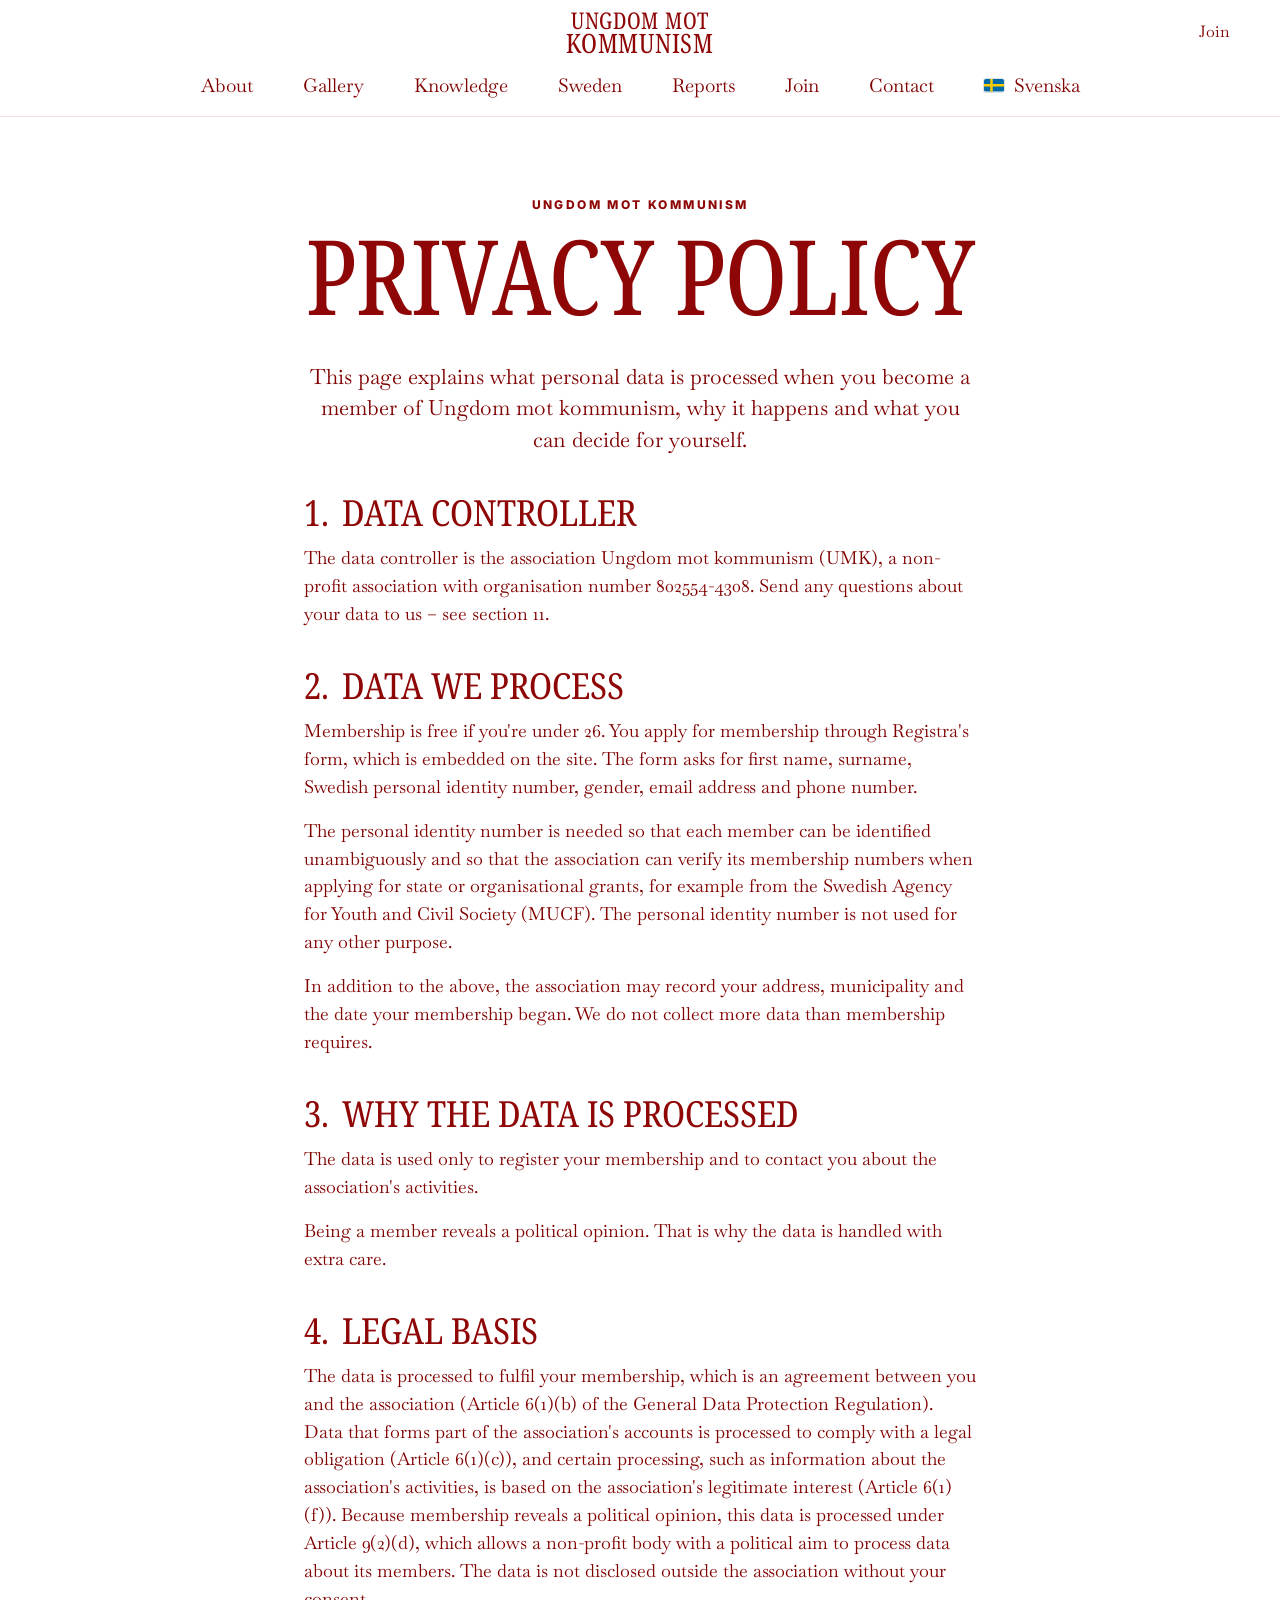
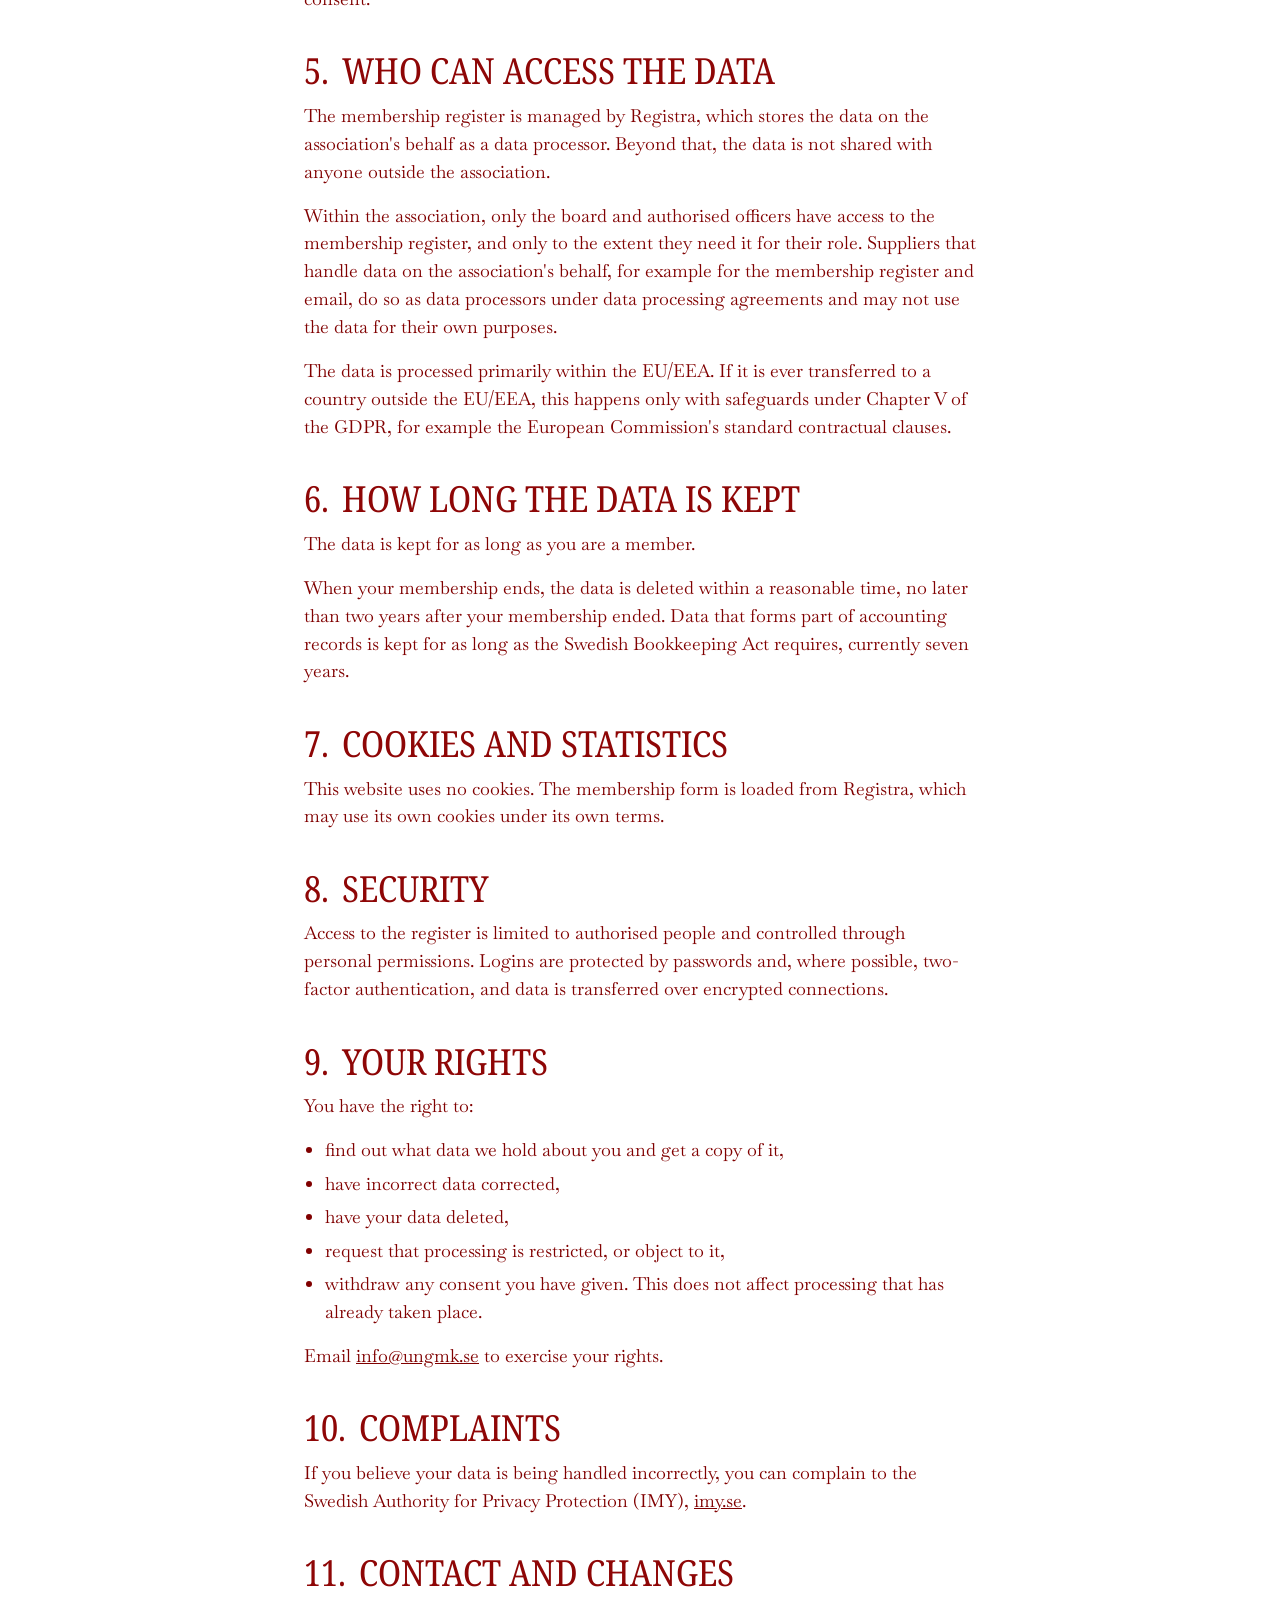
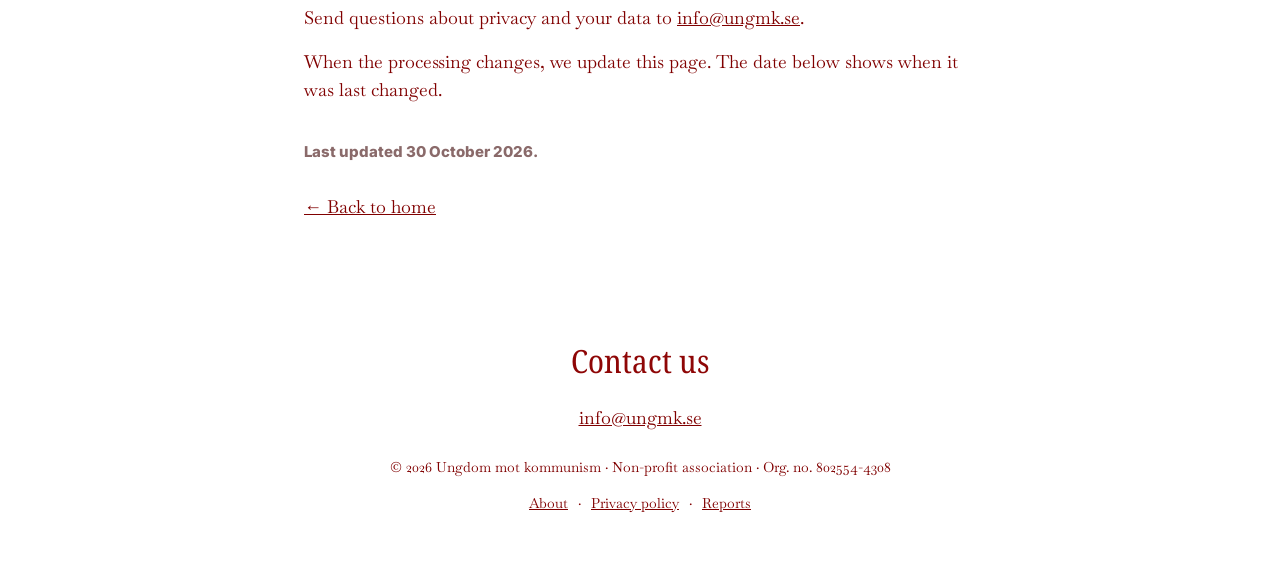
<file: en/integritet.html>
<!doctype html>
<html lang="en">
<head>
  <meta charset="utf-8">
  <meta name="robots" content="noindex,nofollow"><meta name="viewport" content="width=device-width, initial-scale=1">
  <title>Privacy policy – Ungdom mot kommunism (UMK)</title><link rel="alternate" hreflang="sv" href="https://ungmk.se/integritet.html"><link rel="alternate" hreflang="en" href="https://ungmk.se/en/integritet.html"><link rel="alternate" hreflang="x-default" href="https://ungmk.se/integritet.html"><link rel="canonical" href="https://ungmk.se/en/integritet.html"><meta property="og:type" content="website"><meta property="og:site_name" content="Ungdom mot kommunism"><meta property="og:locale" content="en_GB"><meta property="og:title" content="Privacy policy – Ungdom mot kommunism (UMK)"><meta property="og:description" content="How your personal data is processed when you become a member of Ungdom mot kommunism."><meta property="og:image" content="https://ungmk.se/og-image.png"><meta property="og:image:width" content="1200"><meta property="og:image:height" content="630"><meta property="og:image:alt" content="Ungdom mot kommunism – for a free Sweden"><meta name="twitter:card" content="summary_large_image"><meta name="twitter:image" content="https://ungmk.se/og-image.png"><meta property="og:url" content="https://ungmk.se/en/integritet.html">
  <meta name="description" content="How your personal data is processed when you become a member of Ungdom mot kommunism.">
  <meta name="theme-color" content="#800000"><link rel="icon" href="../favicon.svg">
<link rel="preload" href="../fonts/noto-serif-wdth.woff2" as="font" type="font/woff2" crossorigin>
<link rel="stylesheet" href="../styles.css?v=20"></head><body>
<a class="skip" href="#main">Skip to content</a>
<header class="hdr s" id="hdr">
  <button class="burger" id="burger" aria-label="Open menu" aria-expanded="false" aria-controls="menu"><i></i><i></i></button>
  <a class="wm" href="./" aria-label="Ungdom mot kommunism – home"><span class="w1">Ungdom mot</span><span class="w2">kommunism</span></a>
  <a class="hdr-cta" href="https://umk.registra.nu/" target="_blank" rel="noopener">Join</a>
  <nav class="menu" id="menu" aria-label="Main menu"><a href="./#om">About</a><a href="./#historia">Gallery</a><a href="kunskap/">Knowledge</a><a href="kunskap/sverige/">Sweden</a><a href="rapporter/">Reports</a><a href="./#ga-med">Join</a><a href="./#kontakt">Contact</a><a class="lang" href="../integritet.html" hreflang="sv" lang="sv"><svg class="flag" viewBox="0 0 16 10" width="20" height="12.5" aria-hidden="true"><path fill="#006AA7" d="M0 0h16v10H0z"/><path fill="#FECC00" d="M5 0h2v10H5zM0 4h16v2H0z"/></svg><span>Svenska</span></a></nav>
</header>
<script>(()=>{const b=document.getElementById('burger'),m=document.getElementById('menu'),s=o=>{b.setAttribute('aria-expanded',o);b.setAttribute('aria-label',o?'Close menu':'Open menu');m.classList.toggle('open',o);document.body.style.overflow=o?'hidden':''};b.onclick=()=>s(b.getAttribute('aria-expanded')!=='true');m.querySelectorAll('a').forEach(a=>a.onclick=()=>s(false));addEventListener('keydown',e=>{if(e.key==='Escape')s(false)})})()</script>
<section class="pol-h" aria-labelledby="h1"><p class="pol-kick">Ungdom mot kommunism</p><h1 id="h1">Privacy policy</h1></section>
<main id="main" class="pol">
<div class="pol-in">
  <p class="pol-lede">This page explains what personal data is processed when you become a member of Ungdom mot kommunism, why it happens and what you can decide for yourself.</p>

  <h2><span class="n">1.</span>Data controller</h2>
  <p>The data controller is the association Ungdom mot kommunism (UMK), a non-profit association with organisation number 802554-4308. Send any questions about your data to us – see section 11.</p>

  <h2><span class="n">2.</span>Data we process</h2>
  <p>Membership is free if you're under 26. You apply for membership through Registra's form, which is embedded on the site. The form asks for first name, surname, Swedish personal identity number, gender, email address and phone number.</p>
  <p>The personal identity number is needed so that each member can be identified unambiguously and so that the association can verify its membership numbers when applying for state or organisational grants, for example from the Swedish Agency for Youth and Civil Society (MUCF). The personal identity number is not used for any other purpose.</p>
  <p>In addition to the above, the association may record your address, municipality and the date your membership began. We do not collect more data than membership requires.</p>

  <h2><span class="n">3.</span>Why the data is processed</h2>
  <p>The data is used only to register your membership and to contact you about the association's activities.</p>
  <p>Being a member reveals a political opinion. That is why the data is handled with extra care.</p>

  <h2><span class="n">4.</span>Legal basis</h2>
  <p>The data is processed to fulfil your membership, which is an agreement between you and the association (Article 6(1)(b) of the General Data Protection Regulation). Data that forms part of the association's accounts is processed to comply with a legal obligation (Article 6(1)(c)), and certain processing, such as information about the association's activities, is based on the association's legitimate interest (Article 6(1)(f)). Because membership reveals a political opinion, this data is processed under Article 9(2)(d), which allows a non-profit body with a political aim to process data about its members. The data is not disclosed outside the association without your consent.</p>

  <h2><span class="n">5.</span>Who can access the data</h2>
  <p>The membership register is managed by Registra, which stores the data on the association's behalf as a data processor. Beyond that, the data is not shared with anyone outside the association.</p>
  <p>Within the association, only the board and authorised officers have access to the membership register, and only to the extent they need it for their role. Suppliers that handle data on the association's behalf, for example for the membership register and email, do so as data processors under data processing agreements and may not use the data for their own purposes.</p>
  <p>The data is processed primarily within the EU/EEA. If it is ever transferred to a country outside the EU/EEA, this happens only with safeguards under Chapter V of the GDPR, for example the European Commission's standard contractual clauses.</p>

  <h2><span class="n">6.</span>How long the data is kept</h2>
  <p>The data is kept for as long as you are a member.</p>
  <p>When your membership ends, the data is deleted within a reasonable time, no later than two years after your membership ended. Data that forms part of accounting records is kept for as long as the Swedish Bookkeeping Act requires, currently seven years.</p>

  <h2><span class="n">7.</span>Cookies and statistics</h2>
  <p>This website uses no cookies. The membership form is loaded from Registra, which may use its own cookies under its own terms.</p>

  <h2><span class="n">8.</span>Security</h2>
  <p>Access to the register is limited to authorised people and controlled through personal permissions. Logins are protected by passwords and, where possible, two-factor authentication, and data is transferred over encrypted connections.</p>

  <h2><span class="n">9.</span>Your rights</h2>
  <p>You have the right to:</p>
  <ul>
    <li>find out what data we hold about you and get a copy of it,</li>
    <li>have incorrect data corrected,</li>
    <li>have your data deleted,</li>
    <li>request that processing is restricted, or object to it,</li>
    <li>withdraw any consent you have given. This does not affect processing that has already taken place.</li>
  </ul>
  <p>Email <a href="mailto:info@ungmk.se">info@ungmk.se</a> to exercise your rights.</p>

  <h2><span class="n">10.</span>Complaints</h2>
  <p>If you believe your data is being handled incorrectly, you can complain to the Swedish Authority for Privacy Protection (IMY), <a href="https://www.imy.se" target="_blank" rel="noopener">imy.se</a>.</p>

  <h2><span class="n">11.</span>Contact and changes</h2>
  <p>Send questions about privacy and your data to <a href="mailto:info@ungmk.se">info@ungmk.se</a>.</p>
  <p>When the processing changes, we update this page. The date below shows when it was last changed.</p>
  <p class="updated">Last updated 30 October 2026.</p>
  <a class="back" href="./">← Back to home</a>
</div>
</main>
<footer class="foot" id="kontakt"><h2>Contact us</h2><a class="mail" href="mailto:info@ungmk.se">info@ungmk.se</a>
<p class="small">© 2026 Ungdom mot kommunism · Non-profit association · Org. no. 802554-4308<br><a href="om-oss.html">About</a> · <a href="integritet.html" aria-current="page">Privacy policy</a> · <a href="rapporter/">Reports</a></p></footer>
</body>
</html>
</file>
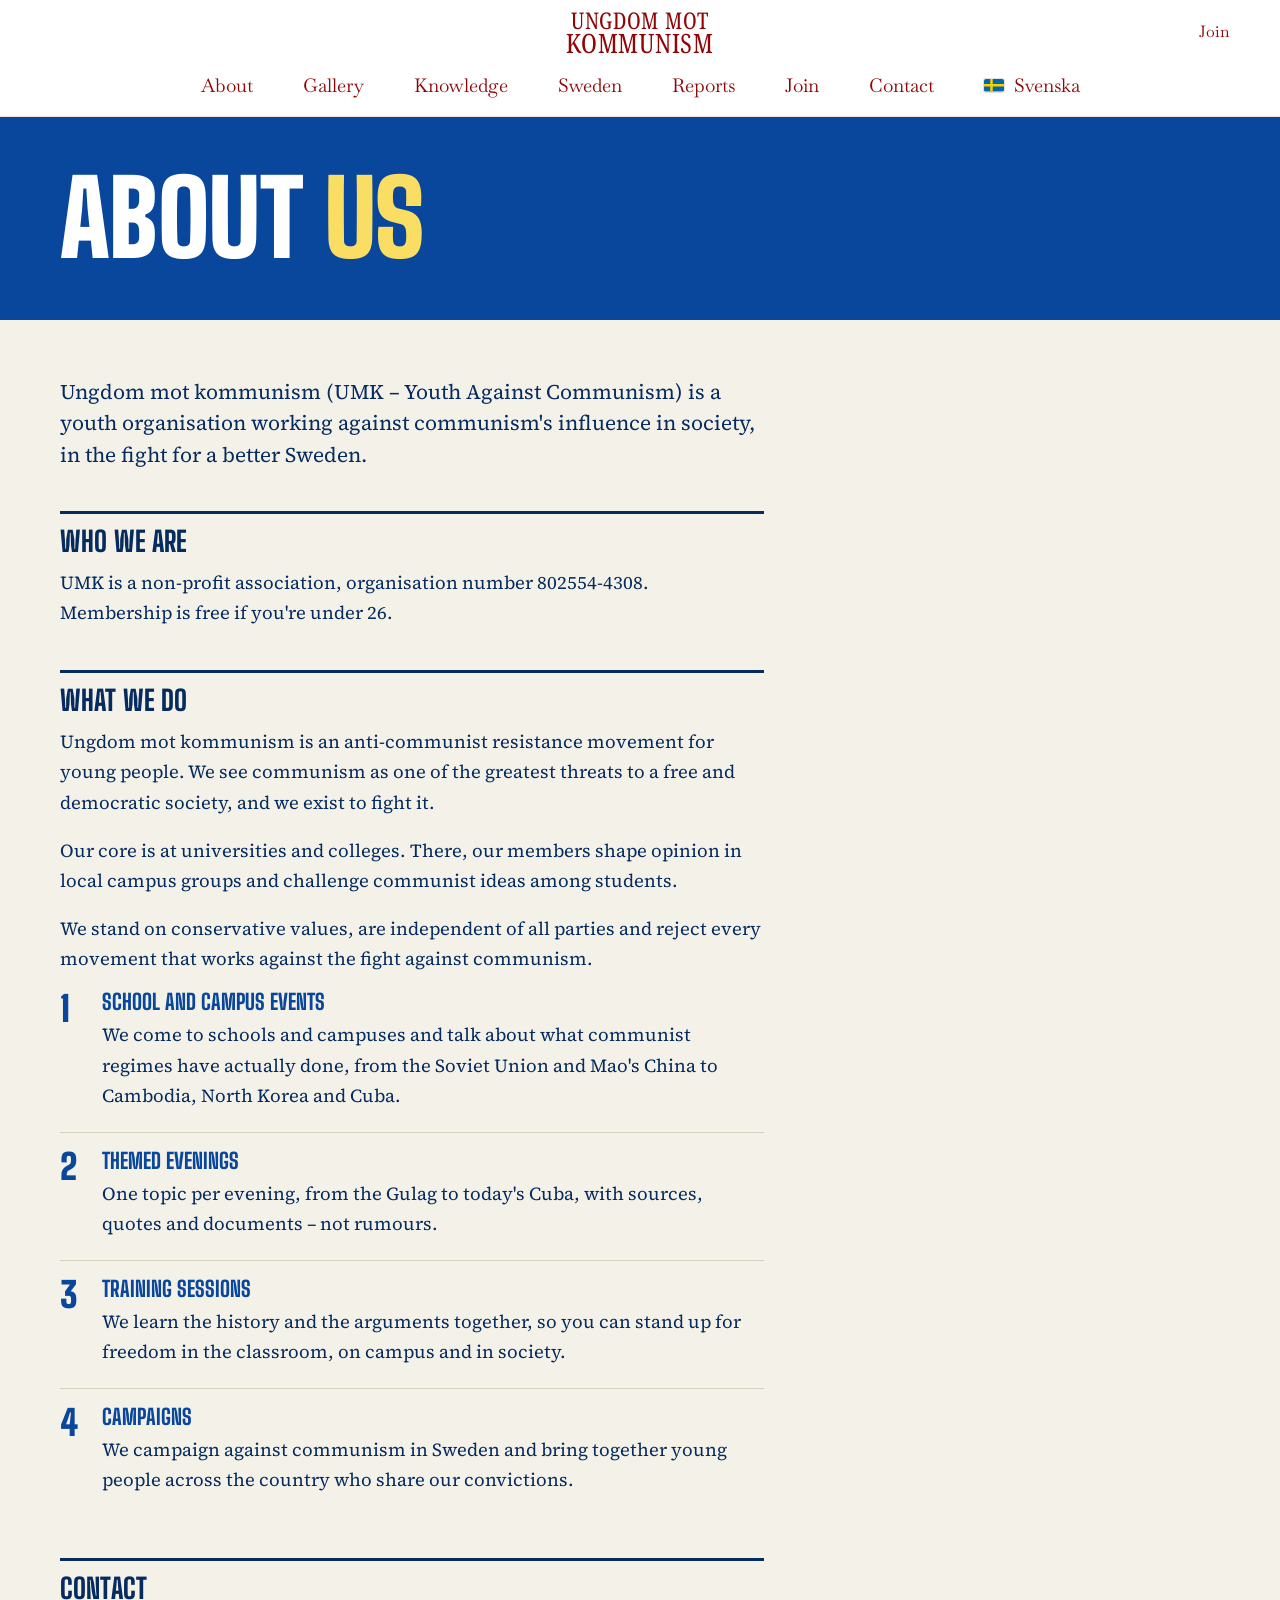
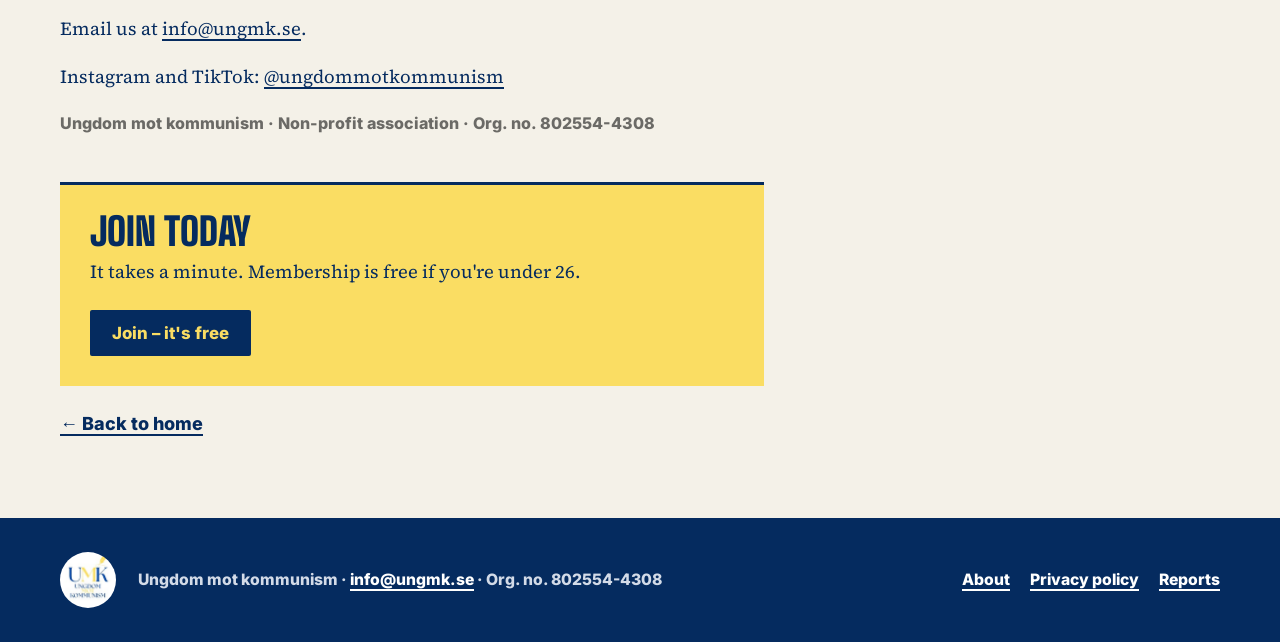
<file: en/om-oss.html>
<!doctype html>
<html lang="en">
<head>
  <meta charset="utf-8">
  <meta name="robots" content="noindex,nofollow"><meta name="viewport" content="width=device-width, initial-scale=1">
  <title>About us – Ungdom mot kommunism (UMK)</title><link rel="alternate" hreflang="sv" href="https://ungmk.se/om-oss.html"><link rel="alternate" hreflang="en" href="https://ungmk.se/en/om-oss.html"><link rel="alternate" hreflang="x-default" href="https://ungmk.se/om-oss.html"><link rel="canonical" href="https://ungmk.se/en/om-oss.html"><meta property="og:type" content="website"><meta property="og:site_name" content="Ungdom mot kommunism"><meta property="og:locale" content="en_GB"><meta property="og:title" content="About us – Ungdom mot kommunism (UMK)"><meta property="og:description" content="Ungdom mot kommunism (UMK – Youth Against Communism) is a youth organisation working against communism's influence in society, in the fight for a better Sweden."><meta property="og:image" content="https://ungmk.se/og-image.png"><meta property="og:image:width" content="1200"><meta property="og:image:height" content="630"><meta property="og:image:alt" content="Ungdom mot kommunism – for a free Sweden"><meta name="twitter:card" content="summary_large_image"><meta name="twitter:image" content="https://ungmk.se/og-image.png"><meta property="og:url" content="https://ungmk.se/en/om-oss.html">
  <meta name="description" content="Ungdom mot kommunism (UMK – Youth Against Communism) is a youth organisation working against communism's influence in society, in the fight for a better Sweden.">
  <link rel="icon" href="../assets/favicon.png">
  <link rel="stylesheet" href="../legacy.css">
  <link rel="stylesheet" href="../header.css?v=18">
</head>
<body>
<header class="hdr s" id="hdr">
  <button class="burger" id="burger" aria-label="Open menu" aria-expanded="false" aria-controls="menu"><i></i><i></i></button>
  <a class="wm" href="./" aria-label="Ungdom mot kommunism – home"><span class="w1">Ungdom mot</span><span class="w2">kommunism</span></a>
  <a class="hdr-cta" href="https://umk.registra.nu/" target="_blank" rel="noopener">Join</a>
  <nav class="menu" id="menu" aria-label="Main menu"><a href="./#om" aria-current="page">About</a><a href="./#historia">Gallery</a><a href="kunskap/">Knowledge</a><a href="kunskap/sverige/">Sweden</a><a href="rapporter/">Reports</a><a href="./#ga-med">Join</a><a href="./#kontakt">Contact</a><a class="lang" href="../om-oss.html" hreflang="sv" lang="sv"><svg class="flag" viewBox="0 0 16 10" width="20" height="12.5" aria-hidden="true"><path fill="#006AA7" d="M0 0h16v10H0z"/><path fill="#FECC00" d="M5 0h2v10H5zM0 4h16v2H0z"/></svg><span>Svenska</span></a></nav>
</header>
<script>(()=>{const b=document.getElementById('burger'),m=document.getElementById('menu'),s=o=>{b.setAttribute('aria-expanded',o);b.setAttribute('aria-label',o?'Close menu':'Open menu');m.classList.toggle('open',o);document.body.style.overflow=o?'hidden':''};b.onclick=()=>s(b.getAttribute('aria-expanded')!=='true');m.querySelectorAll('a').forEach(a=>a.onclick=()=>s(false));addEventListener('keydown',e=>{if(e.key==='Escape')s(false)})})()</script>
<div class="ptop">
  <div class="wrap"><h1 class="ptop__title">About <span class="y">us</span></h1></div>
</div>
<main class="policy about">
 <div class="wrap"><div class="policy__body">
  <p class="policy__lede">Ungdom mot kommunism (UMK – Youth Against Communism) is a youth organisation working against communism's influence in society, in the fight for a better Sweden.</p>

  <h2>Who we are</h2>
  <p>UMK is a non-profit association, organisation number 802554-4308. Membership is free if you're under 26.</p>

  <h2>What we do</h2>
  <p>Ungdom mot kommunism is an anti-communist resistance movement for young people. We see communism as one of the greatest threats to a free and democratic society, and we exist to fight it.</p>
  <p>Our core is at universities and colleges. There, our members shape opinion in local campus groups and challenge communist ideas among students.</p>
  <p>We stand on conservative values, are independent of all parties and reject every movement that works against the fight against communism.</p>
  <ol class="about__list">
    <li><h3>School and campus events</h3><p>We come to schools and campuses and talk about what communist regimes have actually done, from the Soviet Union and Mao's China to Cambodia, North Korea and Cuba.</p></li>
    <li><h3>Themed evenings</h3><p>One topic per evening, from the Gulag to today's Cuba, with sources, quotes and documents – not rumours.</p></li>
    <li><h3>Training sessions</h3><p>We learn the history and the arguments together, so you can stand up for freedom in the classroom, on campus and in society.</p></li>
    <li><h3>Campaigns</h3><p>We campaign against communism in Sweden and bring together young people across the country who share our convictions.</p></li>
  </ol>

  <h2>Contact</h2>
  <p>Email us at <a href="mailto:info@ungmk.se">info@ungmk.se</a>.</p>
  <p>Instagram and TikTok: <a href="https://www.instagram.com/ungdommotkommunism/" target="_blank" rel="noopener">@ungdommotkommunism</a></p>
  <p class="about__org">Ungdom mot kommunism · Non-profit association · Org. no. 802554-4308</p>

  <div class="about__cta">
    <p class="about__cta-title">Join today</p>
    <p>It takes a minute. Membership is free if you're under 26.</p>
    <a class="btn btn--navy" href="./#ga-med">Join – it's free</a>
  </div>

  <a class="back" href="./">← Back to home</a>
 </div></div>
</main>
<footer class="foot">
  <div class="wrap foot__inner">
    <img src="../assets/umk-logo.png" alt="UMK – Ungdom mot kommunism" width="56" height="56">
    <p>Ungdom mot kommunism · <a href="mailto:info@ungmk.se">info@ungmk.se</a> · Org. no. 802554-4308</p>
    <p class="foot__links">
      <a href="om-oss.html" aria-current="page">About</a>
      <a href="integritet.html">Privacy policy</a>
      <a href="rapporter/">Reports</a>
    </p>
  </div>
</footer>
</body>
</html>
</file>
<file: styles.css>
@font-face{font-family:Baskervville;src:url(fonts/baskervville-latin-400-normal.woff2) format("woff2");font-display:swap}
@font-face{font-family:Baskervville;font-style:italic;src:url(fonts/baskervville-latin-400-italic.woff2) format("woff2");font-display:swap}
@font-face{font-family:"Noto Serif";src:url(fonts/noto-serif-wdth.woff2) format("woff2");font-weight:100 900;font-stretch:62.5% 100%;font-display:swap}
@font-face{font-family:Inter;font-weight:800;src:url(fonts/inter-latin-800-normal.woff2) format("woff2");font-display:swap}
:root{--m:#800000;--m2:#8E0606;--cream:#F0ECE6;--ink:#1f1f1f;--cond:"Noto Serif",Georgia,serif;--bask:Baskervville,Georgia,serif;--sans:Inter,"Helvetica Neue",Arial,sans-serif;--pad:22px}
*{box-sizing:border-box}html{scroll-behavior:smooth}html,body{overflow-x:clip}
body{margin:0;background:#fff;color:var(--m);font:18px/1.55 var(--bask);padding-bottom:84px}
a{color:inherit}img{display:block;max-width:100%;height:auto}
h1,h2,h3{font-weight:400;margin:0}
.skip{position:absolute;left:-999px;background:var(--m);color:#fff;padding:12px;z-index:200}.skip:focus{left:8px;top:8px}
:focus-visible{outline:2px solid var(--m);outline-offset:3px}
.btn,.blk{display:inline-flex;align-items:center;justify-content:center;min-height:52px;padding:0 28px;background:var(--m);color:#fff;text-decoration:none;font:17px var(--bask);letter-spacing:.04em;transition:background .2s}
.btn:hover,.blk:hover{background:#000}
/* header */
.hdr{position:sticky;top:0;z-index:60;background:#fff;display:grid;grid-template-columns:48px 1fr 48px;align-items:center;padding:10px 14px;border-bottom:1px solid transparent;transition:border-color .3s}
.hdr.s{border-color:rgba(128,0,0,.12)}
.wm{grid-column:2;justify-self:center;display:flex;flex-direction:column;align-items:center;text-decoration:none;font:400 21px/.84 var(--cond);font-stretch:62.5%;color:var(--m2);padding:4px}
.burger{width:48px;height:48px;background:none;border:0;position:relative;cursor:pointer}
.burger i{position:absolute;left:12px;right:12px;height:1.5px;background:var(--m);top:19px;transition:transform .3s,top .3s}.burger i+i{top:28px}
.burger[aria-expanded=true] i{top:24px;transform:rotate(45deg)}.burger[aria-expanded=true] i+i{transform:rotate(-45deg)}
.hdr-cta{display:none}
.menu{position:fixed;inset:72px 0 0;background:#fff;display:flex;flex-direction:column;align-items:center;justify-content:center;gap:6px;opacity:0;visibility:hidden;transition:opacity .25s,visibility .25s}
.menu.open{opacity:1;visibility:visible}.menu a{font:30px var(--bask);text-decoration:none;min-height:56px;display:flex;align-items:center;padding:0 20px}
/* intro */
.intro{padding:80px var(--pad);text-align:center;max-width:760px;margin:0 auto}
.caps{font:800 24px/1.25 var(--sans);margin:0 0 22px}
.it{font:italic 20px/1.45 var(--bask);margin:0 0 24px}
.more summary{list-style:none;cursor:pointer;display:inline-flex;align-items:center;gap:8px;min-height:48px;padding:0 6px;border-bottom:1px solid var(--m);font:17px var(--bask)}
.more summary::-webkit-details-marker{display:none}.more summary::after{content:"+";font-size:20px}.more[open] summary::after{content:"–"}
.more p{text-align:left;color:#3a1a1a;margin:18px 0 0}
/* history */
.hist{padding:80px 0;text-align:center}
.hist h2{font:400 36px/1.05 var(--cond);font-stretch:68%;color:var(--m2);padding:0 var(--pad);margin-bottom:30px}
.tl{list-style:none;margin:0;padding:0 var(--pad) 8px;display:flex;gap:14px;overflow-x:auto;scroll-snap-type:x mandatory;text-align:left;scrollbar-width:none}.tl::-webkit-scrollbar{display:none}
.tl li{flex:0 0 82%;scroll-snap-align:center;background:var(--cream);padding:26px 22px;border-top:3px solid var(--m)}
.tl .y{font:400 40px/1 var(--cond);font-stretch:62.5%;color:var(--m2)}.tl h3{font:800 16px var(--sans);text-transform:uppercase;margin:10px 0 8px}
.tl p{margin:0;font-size:17.5px;color:#3a1a1a}.tl small{display:block;margin-top:14px;font:italic 14px var(--bask);color:#7a4a4a}
.count{max-width:620px;margin:44px auto 0;padding:0 var(--pad);font:italic 18px/1.45 var(--bask)}.count b{display:block;font:400 48px/1 var(--cond);font-stretch:62.5%;font-style:normal;color:var(--m2);margin-bottom:6px}
/* join */
.join{background:var(--cream);text-align:center;padding:80px var(--pad)}
.join h2{font:400 40px/1 var(--cond);font-stretch:68%;color:var(--m2);margin-bottom:26px}
.list{list-style:none;padding:0;margin:0 auto 26px;font:400 19px/1.6 var(--sans);max-width:460px}.list b{font-weight:800}
/* footer */
.foot{padding:70px var(--pad) 40px;text-align:center}
.foot h2{font:400 32px var(--cond);font-stretch:75%;color:var(--m2);margin-bottom:12px}
.mail{display:inline-flex;min-height:48px;align-items:center;font-size:18px;overflow-wrap:anywhere;word-break:break-word}
.soc{display:flex;justify-content:center;gap:8px;margin:14px 0}.soc a{width:48px;height:48px;display:grid;place-items:center}.soc svg{width:22px;height:22px;fill:var(--m)}
.small{font-size:14px;line-height:1.7}.small a{display:inline-flex;align-items:center;min-height:48px;padding:0 6px}
.cred{font-size:13px;text-align:left;max-width:760px;margin:20px auto 0;color:#5a2a2a}.cred summary{cursor:pointer;min-height:44px;display:flex;align-items:center;justify-content:center}
/* sticky + sheet */
.sticky{position:fixed;left:12px;right:12px;bottom:calc(12px + env(safe-area-inset-bottom));z-index:70;display:flex;align-items:center;justify-content:center;min-height:56px;background:var(--m);color:#fff;text-decoration:none;font:18px var(--bask);letter-spacing:.05em;box-shadow:0 8px 24px rgba(0,0,0,.18);transform:translateY(150%);transition:transform .35s}
.sticky.on{transform:none}
.sheet{position:fixed;left:0;right:0;bottom:0;z-index:80;background:#fff;padding:30px var(--pad) calc(28px + env(safe-area-inset-bottom));text-align:center;box-shadow:0 -10px 40px rgba(0,0,0,.18);animation:su .4s ease-out}
.sheet[hidden]{display:none}@keyframes su{from{transform:translateY(100%)}}
.sheet h2{font:400 30px var(--cond);font-stretch:75%;color:var(--m2)}.sheet p{color:var(--ink);margin:6px 0 18px}
.x{position:absolute;top:6px;right:6px;width:48px;height:48px;border:0;background:none;font-size:26px;color:#555;cursor:pointer}
.rv{opacity:0;transform:translateY(16px);transition:opacity .8s,transform .8s}.rv.in{opacity:1;transform:none}
/* desktop */
@media (min-width:821px){
 :root{--pad:5vw}body{padding-bottom:0}
 .hdr{grid-template-columns:1fr auto 1fr;padding:14px 3vw}.burger{display:none}
 .wm{font-size:26px}.hdr-cta{display:block;justify-self:end;grid-column:3;grid-row:1;font-size:16px;text-decoration:none;padding:12px}
 .menu{position:static;grid-column:1/-1;flex-direction:row;opacity:1;visibility:visible;gap:10px;margin-top:6px}.menu a{font-size:19px;min-height:44px}.menu a:hover{opacity:.55}
 .intro{padding:120px 5vw}.caps{font-size:34px}.it{font-size:24px}
 .hist{padding:120px 0}.hist h2{font-size:56px;margin-bottom:50px}
 .tl{display:grid;grid-template-columns:repeat(3,1fr);gap:20px;overflow:visible;padding:0 5vw}.tl li{padding:32px 28px}
 .join{padding:120px 5vw}.join h2{font-size:60px}.list{font-size:24px;max-width:620px}
 .sticky{display:none}.sheet{left:auto;right:24px;bottom:24px;width:380px;box-shadow:0 10px 40px rgba(0,0,0,.2)}
}
@media (prefers-reduced-motion:reduce){*{animation:none!important;transition:none!important;scroll-behavior:auto!important}.rv{opacity:1;transform:none}}
section,footer{scroll-margin-top:96px}.blk{white-space:nowrap;padding:0 22px}@media (min-width:821px){section,footer{scroll-margin-top:120px}}

/* HERO v2 */
.sr-only{position:absolute;width:1px;height:1px;overflow:hidden;clip:rect(0 0 0 0)}
.hero{position:relative;height:calc(100svh - 72px);min-height:560px;overflow:hidden;background:#2a0505;color:#fff;isolation:isolate}
.slides,.tint,.grain{position:absolute;inset:0}
.sl{position:absolute;inset:0;width:100%;height:100%;object-fit:cover;object-position:50% 35%;filter:grayscale(1) contrast(1.15) brightness(.95);opacity:0;transition:opacity 1.8s ease;transform:scale(1.08)}
.sl.on{opacity:1;animation:kb 9s ease-out forwards}
@keyframes kb{from{transform:scale(1.14) translate(1.5%,1%)}to{transform:scale(1.02) translate(0,0)}}
.tint{background:#800000;mix-blend-mode:multiply;opacity:.85}
.tint::after{content:"";position:absolute;inset:0;background:linear-gradient(180deg,rgba(30,0,0,.55) 0,rgba(30,0,0,0) 30%,rgba(30,0,0,.15) 55%,rgba(20,0,0,.85) 100%)}
.grain{opacity:.16;mix-blend-mode:overlay;pointer-events:none;background:url("data:image/svg+xml,%3Csvg xmlns='http://www.w3.org/2000/svg' width='160' height='160'%3E%3Cfilter id='n'%3E%3CfeTurbulence type='fractalNoise' baseFrequency='.85' numOctaves='2' stitchTiles='stitch'/%3E%3C/filter%3E%3Crect width='100%25' height='100%25' filter='url(%23n)'/%3E%3C/svg%3E");animation:gr .6s steps(3) infinite}
@keyframes gr{0%{transform:translate(0,0)}33%{transform:translate(-4%,3%)}66%{transform:translate(3%,-2%)}}
.hero-txt{position:absolute;left:0;right:0;bottom:0;padding:0 18px 74px;z-index:2}
.yr{display:flex;align-items:baseline;gap:10px;margin:0 0 6px;font:italic 16px var(--bask);color:#f3dede}
.yr span{font:400 22px var(--cond);font-stretch:62.5%;font-style:normal;color:#fff;letter-spacing:.06em;font-variant-numeric:tabular-nums}
.hero h1{font:400 clamp(84px,27vw,230px)/.84 var(--cond);font-stretch:62.5%;text-transform:uppercase;letter-spacing:-.015em;color:#fff;margin:0 0 16px}
.hero h1 .m{display:block;overflow:hidden;padding-bottom:.04em}
.hero h1 .m>span{display:block;transform:translateY(105%);animation:up 1.1s cubic-bezier(.2,.8,.15,1) forwards}
.hero h1 .m:nth-child(2)>span{animation-delay:.15s;color:#ffd9d9;font-style:italic}.hero h1 .m:nth-child(3)>span{animation-delay:.3s}
@keyframes up{to{transform:none}}
.punch{font:italic 20px/1.35 var(--bask);margin:0 0 22px;max-width:520px;opacity:0;animation:fd .9s .75s forwards}
.btn-w{background:#fff;color:var(--m);opacity:0;animation:fd .9s .95s forwards;min-width:220px}.btn-w:hover{background:var(--m);color:#fff}
.yr{opacity:0;animation:fd .9s .5s forwards}
@keyframes fd{from{opacity:0;transform:translateY(10px)}to{opacity:1;transform:none}}
.cue{position:absolute;z-index:2;left:50%;bottom:14px;width:48px;height:48px;margin-left:-24px;display:grid;place-items:center}
.cue i{width:1px;height:30px;background:rgba(255,255,255,.75);position:relative;overflow:hidden}
.cue i::after{content:"";position:absolute;left:0;top:-30px;width:1px;height:30px;background:#fff;animation:cue 1.8s ease-in-out infinite}
@keyframes cue{to{top:30px}}
@media (min-width:821px){
 .hero{height:calc(100vh - 110px);min-height:620px}
 .hero-txt{padding:0 5vw 80px;display:grid;grid-template-columns:auto 1fr;column-gap:4vw;align-items:end}
 .hero h1{font-size:clamp(120px,13.5vw,240px);grid-row:1/4;margin:0}
 .yr,.punch,.btn-w{grid-column:2;justify-self:start}.punch{font-size:24px}
}
@media (prefers-reduced-motion:reduce){.hero h1 .m>span,.punch,.btn-w,.yr{transform:none;opacity:1}.sl{transform:none}.grain{display:none}}
.hero h1 .m{padding-top:.14em;margin-top:-.14em}
.hero h1{font-size:clamp(76px,23.5vw,230px)}
@media (min-width:821px){.hero-txt{grid-template-rows:1fr auto auto auto}.hero h1{grid-row:1/5;font-size:clamp(120px,13.5vw,240px)}.yr{grid-row:2}.punch{grid-row:3}.btn-w{grid-row:4;margin-bottom:.2em}}
/* GALLERY */
.gal{padding:72px 0 64px;background:#fff}
.gal-h{padding:0 var(--pad);text-align:center;max-width:820px;margin:0 auto 26px}
.kick{font:800 13px var(--sans);letter-spacing:.2em;text-transform:uppercase;margin:0 0 10px}
.gal-h h2{font:400 40px/1 var(--cond);font-stretch:62.5%;text-transform:uppercase;color:var(--m2)}
.hint{font:italic 16px var(--bask);margin:12px 0 0;color:#7a4a4a}
.track{list-style:none;margin:0;padding:0 var(--pad) 6px;display:flex;gap:14px;overflow-x:auto;scroll-snap-type:x mandatory;scrollbar-width:none;overscroll-behavior-x:contain}
.track::-webkit-scrollbar{display:none}
.g{flex:0 0 86%;scroll-snap-align:center;background:var(--cream);display:flex;flex-direction:column}
.g figure{margin:0;aspect-ratio:4/3;overflow:hidden;background:#2a0505;position:relative}
.g figure img{width:100%;height:100%;object-fit:cover;filter:grayscale(1) contrast(1.05)}
.g figure::after{content:"";position:absolute;inset:0;background:#800000;mix-blend-mode:multiply;opacity:.35;transition:opacity .5s}
.g.act figure::after{opacity:.12}
.g-duo{display:grid;grid-template-columns:1fr 1fr;height:100%;gap:2px}
.g-q{height:100%;display:grid;place-items:center;font:400 220px/1 var(--cond);color:#fff;background:var(--m)}
.g-b{padding:22px 20px 24px;display:flex;flex-direction:column;flex:1}
.g-y{font:400 44px/1 var(--cond);font-stretch:62.5%;color:var(--m2);margin:0}
.g h3{font:800 19px/1.2 var(--sans);text-transform:uppercase;margin:8px 0 10px}
.g p{margin:0 0 14px;font-size:17.5px;line-height:1.5;color:#3a1a1a}
.g q{font-style:italic;color:var(--m)}
.g-s{margin-top:auto;display:inline-flex;align-items:center;min-height:48px;font:italic 15px var(--bask);color:#7a3a3a}
.g-end{background:var(--m);justify-content:center}.g-end .g-b{justify-content:center;padding:36px 24px}
.g-end .g-y{color:#ffd9d9}.g-end h3{font:400 46px/1 var(--cond);font-stretch:62.5%;text-transform:uppercase;color:#fff}.g-end p{color:#f3dede}
.g-end .btn-w{opacity:1;animation:none;align-self:flex-start}
.gal-nav{display:flex;justify-content:center;align-items:center;gap:18px;margin-top:16px;font:400 18px var(--cond);color:var(--m2)}
.arr{width:48px;height:48px;border:1px solid var(--m);background:#fff;color:var(--m);font-size:20px;cursor:pointer}.arr:hover{background:var(--m);color:#fff}
.gal .count{margin-top:34px}
@media (min-width:821px){
 .gal{padding:120px 0 100px}.gal-h h2{font-size:64px}.hint{display:none}
 .g{flex:0 0 min(440px,34vw)}.track{padding:0 5vw 10px}
}
@media (prefers-reduced-motion:reduce){.track{scroll-behavior:auto}}
.g .g-y{font:400 46px/1 var(--cond);font-stretch:62.5%;color:var(--m2);margin:0}.g-end .g-y{color:#ffd9d9}.g-duo img{width:100%;height:100%;object-fit:cover}
.gfig{display:block;color:inherit;position:relative}.gfig:focus-visible{outline:3px solid #fff;outline-offset:-6px}
.gfig::before{content:"Läs mer →";position:absolute;z-index:2;right:10px;bottom:10px;background:#fff;color:var(--m);font:800 12px var(--sans);letter-spacing:.08em;text-transform:uppercase;padding:8px 10px}
.gfig:hover figure::after,.gfig:focus-visible figure::after{opacity:.1}.gfig:hover img{transform:scale(1.04)}.gfig img{transition:transform .6s}
.more2{display:inline-flex;align-items:center;min-height:44px;margin-top:auto;font:800 13px var(--sans);letter-spacing:.06em;text-transform:uppercase;color:var(--m)}
.g-end .more2{color:#fff}
.hlink{position:absolute;inset:0;z-index:1}.hlink:focus-visible{outline:3px solid #fff;outline-offset:-8px}
.yr a{color:#fff;text-decoration:underline;text-underline-offset:3px;display:inline-flex;align-items:center;min-height:44px}
.hero-txt{pointer-events:none}.hero-txt a{pointer-events:auto}
.cred a{display:inline-block;padding:14px 0}

.hx{display:grid;place-items:center;background:radial-gradient(120% 90% at 50% 30%,#8E0606 0,#5a0000 55%,#2a0505 100%);text-align:center}
.hx-frame{position:absolute;inset:14px;border:1px solid rgba(255,230,230,.35);pointer-events:none;opacity:0;animation:fd 1.2s .1s forwards}
.hx-frame::after{content:"";position:absolute;inset:5px;border:1px solid rgba(255,230,230,.14)}
.hx-in{position:relative;z-index:2;padding:40px 30px 70px;width:100%;max-width:980px;display:flex;flex-direction:column;align-items:center}
.hx-em{width:52px;height:52px;opacity:0;animation:fd .9s .2s forwards;margin-bottom:14px}
.hx-kick{margin:0;font:800 11px/1 var(--sans);letter-spacing:.32em;text-transform:uppercase;color:#f3d6d6;opacity:0;animation:fd .9s .35s forwards}
.hx-rule{display:flex;align-items:center;gap:12px;width:min(320px,80%);margin:16px auto 18px;color:#f3d6d6;opacity:0;animation:fd .9s .45s forwards}
.hx-rule i{flex:1;height:1px;background:rgba(255,230,230,.5);transform:scaleX(0);animation:ln 1s .5s cubic-bezier(.2,.8,.2,1) forwards}
.hx-rule b{font:400 18px/1 var(--cond);font-stretch:62.5%;letter-spacing:.22em;font-variant-numeric:tabular-nums}
.hx-rule2{margin:20px auto 18px}.hx-rule2 b{font-size:11px;letter-spacing:0}
@keyframes ln{to{transform:none}}
.hx h1{font:400 clamp(70px,24.5vw,200px)/.84 var(--cond);font-stretch:62.5%;text-transform:uppercase;letter-spacing:.005em;color:#fff;margin:0;text-shadow:0 2px 30px rgba(0,0,0,.25)}
.hx h1 .m{display:block;overflow:hidden;padding-top:.14em;margin-top:-.14em;padding-bottom:.03em}
.hx h1 .m:nth-child(2)>span{font-style:italic;color:#ffd9d9;letter-spacing:.02em}
.hx .punch{font:italic 19px/1.4 var(--bask);color:#fff;margin:0 auto 24px;max-width:30ch}
.hx .btn-w{min-width:230px}
@media (min-width:821px){.hx-frame{inset:24px}.hx-in{padding:56px 40px 90px}.hx h1{font-size:clamp(120px,13vw,210px)}.hx h1 .m{display:inline-block;margin-right:.18em}.hx h1 .m:last-child{display:block;margin-right:0}.hx-kick{font-size:13px}.hx .punch{font-size:23px;max-width:none}.hx-em{width:64px;height:64px}}
@media (prefers-reduced-motion:reduce){.hx-frame,.hx-em,.hx-kick,.hx-rule{opacity:1;animation:none}.hx-rule i{transform:none;animation:none}}
@media (min-width:821px){.hx h1{font-size:clamp(96px,9.6vw,170px)}.hx h1 .m.m{display:inline-block;margin-right:.2em;vertical-align:top}.hx h1 .m.m:last-child{display:block;margin-right:0}}
.hx-in{max-width:100%}@media (min-width:821px){.hx-in{max-width:1100px}}
.hx h1 .m:nth-child(2){padding-right:.1em;padding-left:.04em}
.hero.hw{background:#fff;color:var(--m2);height:auto;min-height:calc(100svh - 72px);display:grid;place-items:center;text-align:center;isolation:auto}
.hw-in{padding:56px 22px 72px;max-width:1100px;width:100%;animation:fd 1s ease-out both}
.hw h1{font:400 clamp(60px,21vw,190px)/.84 var(--cond);font-stretch:62.5%;text-transform:uppercase;color:var(--m2);letter-spacing:0;margin:0 0 28px}
.hw h1 span{display:block;padding-top:.08em}
.hw-p{font:400 19px/1.45 var(--bask);color:var(--m);margin:0 auto 30px;max-width:28ch}
.hw .btn{min-width:230px}
@media (min-width:821px){.hw h1{font-size:clamp(110px,10vw,180px)}.hw h1 span{display:inline}.hw h1 span:last-child{display:block}.hw-p{font-size:23px;max-width:none}}
@media (prefers-reduced-motion:reduce){.hw-in{animation:none}}
.wm{padding:2px}.wm-l{display:block;height:60px;width:auto}
@media (min-width:821px){.wm-l{height:68px}}
.hw-logo{margin:0 auto 18px;line-height:0}.hl{display:block;width:min(78vw,440px);height:auto;margin:0 auto}
.hw-sub{font:800 13px/1 var(--sans);letter-spacing:.28em;text-transform:uppercase;color:var(--m2);margin:0 0 22px}
.hw .hw-p{margin-bottom:28px}
.wm{flex-direction:row;font:400 22px/1 var(--cond);font-stretch:62.5%;text-transform:uppercase;letter-spacing:.04em;min-height:44px;align-items:center;white-space:nowrap;padding:0 6px}
@media (min-width:821px){.wm{font-size:28px}}
.hl-s{display:block;width:min(80vw,420px);height:auto;margin:0 auto}.hl-1{display:none}
@media (min-width:821px){.hl-s{display:none}.hl-1{display:block;font:400 clamp(90px,8.6vw,150px)/.95 var(--cond);font-stretch:62.5%;text-transform:uppercase;color:var(--m2);white-space:nowrap;padding-top:.1em}}
.hw h1.hw-logo{font:400 13.6vw/.92 var(--cond);font-stretch:62.5%;text-transform:uppercase;color:var(--m2);margin:0 auto 22px;white-space:nowrap}
.hw h1.hw-logo span{display:block;padding-top:.06em}.hw h1.hw-logo .l2{font-size:1.12em}
@media (min-width:821px){.hw h1.hw-logo{font-size:clamp(72px,6.3vw,124px)}.hw h1.hw-logo span{display:inline}.hw h1.hw-logo .l2{font-size:1em}}
.hw-2{margin:18px 0 0}.hw-2 a{display:inline-flex;align-items:center;min-height:44px;padding:0 8px;color:var(--m2);font:400 18px var(--bask);text-underline-offset:4px}
.intro-p{font:400 19px/1.5 var(--bask);margin:0 0 22px;color:var(--m)}
.list li{margin:0 0 20px}.list b{display:block;letter-spacing:.06em}
/* v16: header-logga radbruten som og-image, burger höger */
.wm{grid-column:2;grid-row:1;flex-direction:column;white-space:nowrap;line-height:.92;font-size:19px;letter-spacing:.03em;text-align:center;min-height:44px;justify-content:center;padding:2px 6px}
.wm .w1{display:block}.wm .w2{display:block;font-size:1.16em}
.burger{grid-column:3;grid-row:1;justify-self:end}
.hdr{padding:6px 12px}
@media (min-width:821px){.wm{font-size:23px}.hdr{padding:8px 3vw}}
/* v17: integritetssidan i ny design */
.pol-h{padding:56px var(--pad) 8px;text-align:center}
.pol-kick{font:800 12px var(--sans);letter-spacing:.2em;text-transform:uppercase;color:var(--m2);margin:0 0 14px}
.pol-h h1{font:400 clamp(34px,10vw,104px)/.95 var(--cond);font-stretch:62.5%;text-transform:uppercase;color:var(--m2)}
.pol{padding:28px var(--pad) 40px}
.pol-in{max-width:42rem;margin:0 auto;overflow-wrap:anywhere}
.pol-lede{font-size:21px;line-height:1.5;text-align:center;margin:0 0 8px}
.pol h2{font:400 23px/1.1 var(--cond);font-stretch:75%;text-transform:uppercase;color:var(--m2);margin:2.4rem 0 .7rem}
.pol h2 .n{margin-right:.35em}
.pol p,.pol ul{margin:0 0 1rem}.pol ul{padding-left:1.3rem}.pol li{margin:0 0 .35rem}
.pol .updated{font:15px var(--sans);color:#8a6a6a;margin-top:2.4rem}
.pol .back{display:inline-flex;align-items:center;min-height:44px;margin-top:8px}
@media (min-width:600px){.pol h2{font-size:30px}}@media (min-width:821px){.pol-h{padding-top:80px}.pol h2{font-size:36px}}
.menu a.lang{display:inline-flex;align-items:center;gap:10px}.menu .flag{display:block;flex:none;border-radius:2px;box-shadow:0 0 0 1px rgba(0,0,0,.12)}@media (max-width:820px){.menu a.lang{font-size:22px;margin-top:10px}}

/* v19: rapportsida */
.rp{padding:12px var(--pad) 48px}
.rcard{max-width:52rem;margin:0 auto;display:grid;gap:28px}
.rcard figure{margin:0}
.rcard img{width:100%;height:auto;box-shadow:0 16px 40px rgba(128,0,0,.12)}
.rc-kick{font:800 12px var(--sans);letter-spacing:.2em;text-transform:uppercase;color:var(--m2);margin:0 0 10px}
.rcard h2{font:400 clamp(32px,8vw,58px)/.95 var(--cond);font-stretch:62.5%;text-transform:uppercase;color:var(--m2);margin:0 0 16px}
.rcard p{margin:0 0 1.1rem}
.rc-note{font-size:16px;color:#8a6a6a}
.rc-acts{display:flex;flex-wrap:wrap;align-items:center;gap:8px 22px;margin-top:6px}
.rc-acts .btn{text-align:center}
.rc-view{display:inline-flex;align-items:center;min-height:44px;text-underline-offset:4px}
@media (min-width:821px){.rcard{grid-template-columns:280px 1fr;align-items:start;gap:48px;padding-top:8px}}
.rc-sub{font:italic 20px/1.35 var(--bask);margin:0 0 1rem!important;color:var(--m2)}

/* v20: rapport på förstasidan */
.rp-home{background:var(--cream);padding:56px var(--pad) 64px}
@media (min-width:821px){.rp-home{padding:80px 5vw}}
</file>
<file: kunskap/kunskap.css>
body{padding-bottom:0}
.kh{padding:64px var(--pad) 40px;max-width:900px;margin:0 auto}
.kh h1{font:400 clamp(40px,12vw,140px)/.9 var(--cond);font-stretch:62.5%;text-transform:uppercase;color:var(--m2);margin:0 0 22px}.kh h1 em{font-style:italic;color:var(--m)}
.lead{font:italic 21px/1.45 var(--bask);margin:0 0 14px;max-width:640px}.small2{font-size:14px;color:#6a3a3a}
.kh2{font:400 38px/1 var(--cond);font-stretch:62.5%;text-transform:uppercase;color:var(--m2);margin:0 0 22px}
.tl2{background:var(--m);color:#fff;padding:48px 0}.tl2 .kh2{color:#fff;padding:0 var(--pad)}
.tline{list-style:none;margin:0;padding:0 var(--pad) 10px;display:flex;gap:0;overflow-x:auto;scroll-snap-type:x mandatory;scrollbar-width:none}.tline::-webkit-scrollbar{display:none}
.tline li{flex:0 0 150px;scroll-snap-align:start;border-top:2px solid rgba(255,255,255,.5);padding:14px 14px 0 0;font:16px/1.35 var(--bask);position:relative}
.tline li::before{content:"";position:absolute;top:-7px;left:0;width:12px;height:12px;border-radius:50%;background:#fff}
.tline .y{display:block;font:400 34px/1 var(--cond);font-stretch:62.5%;margin-bottom:6px}
.kc{padding:56px var(--pad);max-width:1200px;margin:0 auto}
.flt{display:flex;flex-wrap:wrap;gap:8px;margin-bottom:24px}
.flt button{min-height:44px;padding:0 16px;border:1px solid var(--m);background:#fff;color:var(--m);font:16px var(--bask);border-radius:22px;cursor:pointer}
.flt button[aria-pressed=true]{background:var(--m);color:#fff}
.kg{list-style:none;margin:0;padding:0;display:grid;gap:16px}
.k{background:var(--cream);border-top:3px solid var(--m);padding:24px 22px}.k[hidden]{display:none}
.k .g-y{font:800 12px var(--sans);letter-spacing:.14em;text-transform:uppercase;margin:0 0 8px;color:var(--m)}
.k h3{font:400 30px/1.05 var(--cond);font-stretch:68%;color:var(--m2);margin:0 0 10px}
.k p{margin:0 0 12px;font-size:17.5px;color:#2a1212}.k .src{font:italic 14px/1.5 var(--bask);color:#6a3a3a}
.src a{display:inline-block;padding:4px 0}
.voc{display:inline-flex;align-items:center;min-height:44px;font:800 13px var(--sans);letter-spacing:.06em;text-transform:uppercase;color:var(--m)}
.wit{padding:56px var(--pad);max-width:900px;margin:0 auto}.wl,.vl{list-style:none;padding:0;margin:18px 0 0;display:grid;gap:8px}
.wl a,.vl a{display:flex;align-items:center;min-height:52px;padding:0 18px;border:1px solid rgba(128,0,0,.3);text-decoration:none}.wl b{margin-right:6px}
.voc2{background:#1a0303;color:#fff;padding:60px var(--pad)}.voc2>*{max-width:900px;margin-left:auto;margin-right:auto}
.voc2 h2{font:400 44px/1 var(--cond);font-stretch:62.5%;text-transform:uppercase;margin:0 0 16px}.voc2 .kick{color:#f3c9c9}.voc2 .vl a{border-color:rgba(255,255,255,.35)}
.join p{margin:0 0 20px}
@media (min-width:821px){.kg{grid-template-columns:repeat(3,1fr)}.wl{grid-template-columns:1fr 1fr}.vl{grid-template-columns:1fr 1fr}.tline li{flex-basis:200px}}
.kick a{color:inherit;display:inline-flex;align-items:center;min-height:44px}
.jump{display:flex;flex-wrap:wrap;gap:8px;margin-top:14px}.jump a{display:inline-flex;align-items:center;min-height:44px;padding:0 16px;border:1px solid var(--m);border-radius:22px;text-decoration:none}
.ext{background:#fff}.ext .lead{margin-bottom:22px}
.src a{min-height:44px;display:inline-flex;align-items:center;padding:0}
.sweb{background:var(--m);color:#fff;padding:44px var(--pad);text-align:center}.sweb h2{font:400 40px/1 var(--cond);font-stretch:62.5%;text-transform:uppercase;margin:0 0 12px}.sweb .btn{background:#fff;color:var(--m)}
@media (max-width:400px){:root{--pad:18px}.k{padding:20px 18px}.k h3{font-size:27px}.lead{font-size:19px}}
.small2 a,.wit>p a{display:inline-flex;min-height:44px;align-items:center}
@media (max-width:600px){.kh h1{font-size:10.2vw}}
.k{padding:0 0 22px;overflow:hidden}.k>*:not(.kf){margin-left:22px;margin-right:22px}.k .g-y{margin-top:18px}
.kf{margin:0 0 4px;aspect-ratio:3/2;background:#2a0505;position:relative;overflow:hidden}
.kf img{width:100%;height:100%;object-fit:cover;filter:grayscale(1) contrast(1.08)}
.kf::after{content:"";position:absolute;inset:0;background:#800000;mix-blend-mode:multiply;opacity:.45}
.k:target{outline:3px solid var(--m);outline-offset:4px}.k{scroll-margin-top:90px}
@media (max-width:400px){.k>*:not(.kf){margin-left:18px;margin-right:18px}}
</file>
<file: legacy.css>
@font-face{font-family:"Big Shoulders";src:url(assets/fonts/big-shoulders-display-latin-700-normal.woff2) format("woff2");font-weight:700;font-display:swap}
@font-face{font-family:"Big Shoulders";src:url(assets/fonts/big-shoulders-display-latin-800-normal.woff2) format("woff2");font-weight:800;font-display:swap}
@font-face{font-family:"Big Shoulders";src:url(assets/fonts/big-shoulders-display-latin-900-normal.woff2) format("woff2");font-weight:900;font-display:swap}
@font-face{font-family:"Source Serif 4";src:url(assets/fonts/source-serif-4-latin-400-normal.woff2) format("woff2");font-weight:400;font-display:swap}
@font-face{font-family:"Source Serif 4";src:url(assets/fonts/source-serif-4-latin-400-italic.woff2) format("woff2");font-weight:400;font-style:italic;font-display:swap}
@font-face{font-family:"Source Serif 4";src:url(assets/fonts/source-serif-4-latin-600-normal.woff2) format("woff2");font-weight:600;font-display:swap}
@font-face{font-family:"Source Sans 3";src:url(assets/fonts/source-sans-3-latin-400-normal.woff2) format("woff2");font-weight:400;font-display:swap}
@font-face{font-family:"Source Sans 3";src:url(assets/fonts/source-sans-3-latin-600-normal.woff2) format("woff2");font-weight:600;font-display:swap}
@font-face{font-family:"Source Sans 3";src:url(assets/fonts/source-sans-3-latin-700-normal.woff2) format("woff2");font-weight:700;font-display:swap}

:root{--blue:#08479B;--navy:#052B5F;--yellow:#FADD63;--paper:#F4F1E8;--ink:#15171D;--grey:#6B6A66;
  --head:"Big Shoulders","Arial Narrow",sans-serif;--serif:"Source Serif 4",Georgia,serif;--sans:"Source Sans 3",Arial,sans-serif}
*{box-sizing:border-box}
html,body{overflow-x:clip}
body{margin:0;background:var(--paper);color:var(--ink);font-family:var(--sans);font-size:1.125rem;line-height:1.55}
img{display:block;max-width:100%}
a{color:inherit;text-underline-offset:4px;text-decoration-thickness:2px}
[hidden]{display:none!important}
.wrap{max-width:1240px;margin:0 auto;padding:0 40px}
.skip{position:absolute;left:-9999px}
.skip:focus{left:12px;top:12px;background:#fff;color:var(--ink);padding:8px 12px;z-index:10}
:focus-visible{outline:3px solid var(--yellow);outline-offset:3px}

/* Buttons */
.btn{display:inline-block;font-family:var(--sans);font-weight:700;font-size:1.05rem;text-decoration:none;padding:13px 22px;border:0;border-radius:2px;line-height:1.2}
.btn--small{padding:10px 18px;font-size:1rem}
.btn--big{padding:18px 30px;font-size:1.2rem}
.btn--yellow{background:var(--yellow);color:var(--navy)}
.btn--yellow:hover{background:#fff}
.btn--navy{background:var(--navy);color:var(--yellow)}
.btn--navy:hover{background:var(--ink)}
.btn--outline{box-shadow:inset 0 0 0 2px #fff;color:#fff}

/* Hero (blue, full-bleed) */
.hero{position:relative;background:var(--blue);color:#fff;overflow:hidden}
.bar{position:relative;z-index:2;display:flex;align-items:center;gap:32px;height:92px;border-bottom:1px solid rgba(255,255,255,.28)}
.wordmark{display:flex;align-items:center;gap:12px;text-decoration:none;color:#fff}
.wordmark__letters{font-family:var(--head);font-weight:900;font-size:2.6rem;line-height:1;letter-spacing:.01em}
.wordmark__letters em{font-style:normal;color:var(--yellow)}
.wordmark__name{font-size:.82rem;line-height:1.15;font-weight:600;letter-spacing:.02em;border-left:1px solid rgba(255,255,255,.4);padding-left:12px}
.bar__nav{display:flex;gap:26px;margin-left:auto;font-weight:600}
.bar__nav a{text-decoration:none}
.bar__nav a:hover{text-decoration:underline}
.hero__body{position:relative;z-index:2;padding-top:64px;padding-bottom:84px}
.hero__title{font-family:var(--head);font-weight:900;text-transform:uppercase;line-height:.84;letter-spacing:-.005em;margin:0;font-size:clamp(5rem,15.2vw,13.6rem);max-width:7.2em}
.hero__title .y{color:var(--yellow)}
.hero__foot{display:grid;grid-template-columns:minmax(0,480px) auto;gap:48px;align-items:end;margin-top:44px;padding-top:28px;border-top:3px solid var(--yellow);max-width:900px}
.hero__sub{margin:0;font-family:var(--serif);font-size:1.5rem;line-height:1.38}
.hero__actions{margin:0;display:flex;gap:12px;flex-wrap:wrap}
.hero__quill{position:absolute;z-index:1;right:-150px;top:70px;width:520px;height:728px;fill:var(--yellow)}

/* Paper sections */
.sec{padding:96px 0}
.sec--paper{background:var(--paper)}
.sec--rule .grid{border-top:3px solid var(--navy);padding-top:40px}
.sec--rule{padding-top:0}
.grid{display:grid;grid-template-columns:4fr 8fr;gap:40px;align-items:start}
.h2{font-family:var(--head);font-weight:800;text-transform:uppercase;font-size:2.6rem;line-height:.95;color:var(--navy);margin:0;display:flex;align-items:flex-start;gap:12px}
.h2--light{color:#fff}
.mark{flex:none;width:22px;height:31px;fill:var(--blue);margin-top:2px}
.h2--light .mark{fill:var(--yellow)}
.quote{font-family:var(--serif);font-weight:400;font-size:clamp(1.7rem,3.3vw,2.75rem);line-height:1.22;color:var(--navy);margin:0;letter-spacing:-.005em}
.quote--small{font-size:clamp(1.4rem,2.4vw,2rem)}
.todo{color:var(--grey);font-style:italic}
.todo-row{display:flex;gap:40px;flex-wrap:wrap;margin-top:36px}
.todo-row p{margin:0}
.todo--quiet{margin:28px 0 0;padding-top:14px;border-top:1px solid #D5CFBF;font-size:.95rem}

.nums{list-style:none;margin:0;padding:0}
.nums li{display:grid;grid-template-columns:110px 1fr;align-items:center;gap:20px;padding:18px 0;border-bottom:1px solid #D5CFBF}
.nums li:first-child{padding-top:0}
.nums__n{font-family:var(--head);font-weight:900;font-size:5.5rem;line-height:.9;color:var(--blue)}
.nums .todo{font-size:1.25rem}
.nums__t{font-family:var(--serif);font-size:1.6rem;line-height:1.3;color:var(--blue)}
@media(max-width:700px){.nums__t{font-size:1.2rem}}

/* Join (yellow, full-bleed) */
.join{background:var(--yellow);color:var(--navy);padding:84px 0 92px}
.join__title{font-family:var(--head);font-weight:900;text-transform:uppercase;font-size:clamp(4.2rem,13vw,11.5rem);line-height:.84;margin:0;letter-spacing:-.005em}
.join__row{display:flex;justify-content:space-between;align-items:center;gap:32px;flex-wrap:wrap;margin-top:30px;padding-top:26px;border-top:3px solid var(--navy)}
.join__text{margin:0;font-family:var(--serif);font-size:1.6rem}
.draft{display:inline-block;margin:0 0 14px;background:var(--yellow);padding:2px 8px;font-size:.9rem}
.pay{margin-top:20px}

/* Follow (blue) */
.follow{background:var(--blue);color:#fff;padding:96px 0}
.follow__line{margin:0}
.follow__pre{display:block;font-family:var(--serif);font-size:1.4rem;color:#DCE6F5}
.follow__handle{display:block;font-family:var(--head);font-weight:800;font-size:clamp(2.2rem,5vw,4.4rem);line-height:1;margin-top:6px;overflow-wrap:anywhere}
.follow__links{display:flex;gap:36px;margin:34px 0 0;font-size:1.35rem;font-weight:700}
.follow__links a{color:var(--yellow)}
.follow__links a:hover{color:#fff}

/* Footer */
.foot{background:var(--navy);color:#D3DBE8;padding:34px 0;font-size:.98rem}
.foot__inner{display:grid;grid-template-columns:56px 1fr auto;gap:22px;align-items:center}
.foot img{border-radius:50%;background:#fff}
.foot p{margin:0}
.foot .todo{color:#A9B6CC}
.foot__links{display:flex;gap:20px}
.foot a{color:#fff}

@media (max-width:900px){
  .bar__nav{display:none}
  .bar .btn{margin-left:auto}
  .grid{grid-template-columns:1fr;gap:24px}
  .hero__foot{grid-template-columns:1fr;gap:24px}
  .hero__quill{width:300px;height:420px;right:-110px;top:auto;bottom:-40px}
  .foot__inner{grid-template-columns:1fr;gap:12px}
}
@media (max-width:520px){
  .wrap{padding:0 20px}
  .bar{height:72px;gap:12px}
  .wordmark__letters{font-size:2.1rem}
  .wordmark__name{font-size:.72rem;padding-left:9px}
  .hero__body{padding-top:40px;padding-bottom:64px}
  .hero__title{font-size:clamp(4.4rem,24vw,6.4rem)}
  .hero__sub{font-size:1.28rem}
  .hero__actions .btn{width:100%;text-align:center}
  .hero__quill{width:190px;height:266px;right:-78px;top:96px;bottom:auto}
  .sec{padding:64px 0}
  .h2{font-size:2.2rem}
  .nums li{grid-template-columns:64px 1fr}
  .nums__n{font-size:3.8rem}
  .join{padding:60px 0 66px}
  .join__text{font-size:1.3rem}
  .join .btn{width:100%;text-align:center}
  .follow{padding:64px 0}
  .follow__handle{font-size:2.2rem}
}

/* Vad vi gör: rubrik + text, åldersrad */
.nums li{align-items:start}
.nums__b{padding-top:6px}
.nums__h{font-family:var(--head);font-weight:800;text-transform:uppercase;font-size:1.9rem;line-height:1;margin:0 0 8px;color:var(--blue)}
.nums__p{margin:0;font-family:var(--serif);font-size:1.15rem;line-height:1.5;color:var(--ink);max-width:36em}
.age{margin:10px 0 0;font-size:.95rem}
.age--hero{color:#DCE5F3}
.join__cta{display:flex;flex-direction:column;align-items:flex-start}
.join .age{color:var(--navy)}
@media(max-width:700px){.nums__h{font-size:1.5rem}.nums__p{font-size:1.05rem}.join__cta{width:100%}.join__cta .btn{width:100%;text-align:center}}
.hero__cta{display:flex;flex-direction:column}

.join__form{margin-top:30px;background:transparent;max-width:520px}
.join__form iframe{display:block;width:100%;height:580px;border:0;overflow:hidden;background:transparent;color-scheme:normal}
@media(max-width:700px){.join__form iframe{height:600px}}

/* Undersidor: Om oss (samma skal som integritet.html) */
.ptop{background:var(--blue);color:#fff;padding-bottom:56px}
.ptop .bar{padding-top:22px}
.ptop .bar .btn{margin-left:auto}
.ptop__title{font-family:var(--head);font-weight:900;text-transform:uppercase;font-size:clamp(3rem,9vw,6.5rem);line-height:.88;margin:48px 0 0;letter-spacing:-.005em}
.ptop__title .y{color:var(--yellow)}
.policy{background:var(--paper);color:var(--navy);padding:56px 0 80px}
.policy__body{max-width:44rem}
.policy p,.foot p{overflow-wrap:anywhere}
.policy p{font-family:var(--serif);font-size:1.15rem;line-height:1.65;margin:0 0 1.1rem}
.policy a{color:var(--navy)}
.policy .back{display:inline-block;margin-top:1.5rem;font-weight:600}
.policy__lede{font-size:1.3rem!important;line-height:1.5!important}
.policy h2{font-family:var(--head);font-weight:800;text-transform:uppercase;font-size:1.75rem;line-height:1;letter-spacing:.005em;color:var(--navy);margin:2.6rem 0 .8rem;overflow-wrap:anywhere}
.policy .todo{font-family:var(--sans);font-size:.95rem;font-weight:600;background:var(--yellow);color:var(--navy);padding:.1em .35em;border-radius:3px;-webkit-box-decoration-break:clone;box-decoration-break:clone}
.about h2{border-top:3px solid var(--navy);padding-top:.8rem}
.about__list{list-style:none;margin:0 0 1.1rem;padding:0;counter-reset:vad}
.about__list li{counter-increment:vad;position:relative;padding:0 0 .2rem 2.6rem;border-bottom:1px solid #D5CFBF;margin-bottom:1.1rem}
.about__list li:last-child{border-bottom:0}
.about__list li::before{content:counter(vad);position:absolute;left:0;top:-.1rem;font-family:var(--head);font-weight:900;font-size:2.2rem;line-height:1;color:var(--blue)}
.about__list h3{font-family:var(--head);font-weight:800;text-transform:uppercase;font-size:1.35rem;line-height:1;color:var(--blue);margin:0 0 .4rem}
.about__org{font-family:var(--sans)!important;font-size:1rem!important;color:var(--grey)}
.about__cta{margin-top:2.8rem;background:var(--yellow);padding:28px 30px 30px;border-top:3px solid var(--navy)}
.about__cta-title{font-family:var(--head)!important;font-weight:900;text-transform:uppercase;font-size:2.4rem!important;line-height:.95!important;margin:0 0 .5rem!important}
.about__cta .btn{margin-top:.3rem}
.policy .about__cta .btn--navy{color:var(--yellow);text-decoration:none}
.policy .about__cta .btn--navy:hover{color:#fff}
.foot__links{flex-wrap:wrap;row-gap:6px}
@media (max-width:520px){.policy h2{font-size:1.5rem}.policy__lede{font-size:1.18rem!important}.about__cta{padding:22px 20px 24px}.about__cta .btn{display:block;text-align:center}}
</file>
<file: header.css>
/* delad header för legacy-sidor (om-oss, integritet) */
@font-face{font-family:Baskervville;src:url(fonts/baskervville-latin-400-normal.woff2) format("woff2");font-display:swap}
@font-face{font-family:Baskervville;font-style:italic;src:url(fonts/baskervville-latin-400-italic.woff2) format("woff2");font-display:swap}
@font-face{font-family:"Noto Serif";src:url(fonts/noto-serif-wdth.woff2) format("woff2");font-weight:100 900;font-stretch:62.5% 100%;font-display:swap}
@font-face{font-family:Inter;font-weight:800;src:url(fonts/inter-latin-800-normal.woff2) format("woff2");font-display:swap}
:root{--m:#800000;--m2:#8E0606;--cream:#F0ECE6;--ink:#1f1f1f;--cond:"Noto Serif",Georgia,serif;--bask:Baskervville,Georgia,serif;--sans:Inter,"Helvetica Neue",Arial,sans-serif;--pad:22px}
.hdr{position:sticky;top:0;z-index:60;background:#fff;display:grid;grid-template-columns:48px 1fr 48px;align-items:center;padding:10px 14px;border-bottom:1px solid transparent;transition:border-color .3s}
.hdr.s{border-color:rgba(128,0,0,.12)}
.wm{grid-column:2;justify-self:center;display:flex;flex-direction:column;align-items:center;text-decoration:none;font:400 21px/.84 var(--cond);font-stretch:62.5%;color:var(--m2);padding:4px}
.burger{width:48px;height:48px;background:none;border:0;position:relative;cursor:pointer}
.burger i{position:absolute;left:12px;right:12px;height:1.5px;background:var(--m);top:19px;transition:transform .3s,top .3s}.burger i+i{top:28px}
.burger[aria-expanded=true] i{top:24px;transform:rotate(45deg)}.burger[aria-expanded=true] i+i{transform:rotate(-45deg)}
.hdr-cta{display:none}
.menu{position:fixed;inset:72px 0 0;background:#fff;display:flex;flex-direction:column;align-items:center;justify-content:center;gap:6px;opacity:0;visibility:hidden;transition:opacity .25s,visibility .25s}
.menu.open{opacity:1;visibility:visible}.menu a{font:30px var(--bask);text-decoration:none;min-height:56px;display:flex;align-items:center;padding:0 20px}
@media (min-width:821px){
 .hdr{grid-template-columns:1fr auto 1fr;padding:14px 3vw}.burger{display:none}
 .wm{font-size:26px}.hdr-cta{display:block;justify-self:end;grid-column:3;grid-row:1;font-size:16px;text-decoration:none;padding:12px}
 .menu{position:static;grid-column:1/-1;flex-direction:row;opacity:1;visibility:visible;gap:10px;margin-top:6px}.menu a{font-size:19px;min-height:44px}.menu a:hover{opacity:.55}
}
.wm{flex-direction:row;font:400 22px/1 var(--cond);font-stretch:62.5%;text-transform:uppercase;letter-spacing:.04em;min-height:44px;align-items:center;white-space:nowrap;padding:0 6px}
@media (min-width:821px){.wm{font-size:28px}}
.wm{grid-column:2;grid-row:1;flex-direction:column;white-space:nowrap;line-height:.92;font-size:19px;letter-spacing:.03em;text-align:center;min-height:44px;justify-content:center;padding:2px 6px}
.wm .w1{display:block}.wm .w2{display:block;font-size:1.16em}
.burger{grid-column:3;grid-row:1;justify-self:end}
.hdr{padding:6px 12px}
@media (min-width:821px){.wm{font-size:23px}.hdr{padding:8px 3vw}}
.hdr a{color:var(--m2)}.hdr{font-family:var(--bask)}
.ptop{padding-top:8px}
.menu a.lang{display:inline-flex;align-items:center;gap:10px}.menu .flag{display:block;flex:none;border-radius:2px;box-shadow:0 0 0 1px rgba(0,0,0,.12)}@media (max-width:820px){.menu a.lang{font-size:22px;margin-top:10px}}
</file>
